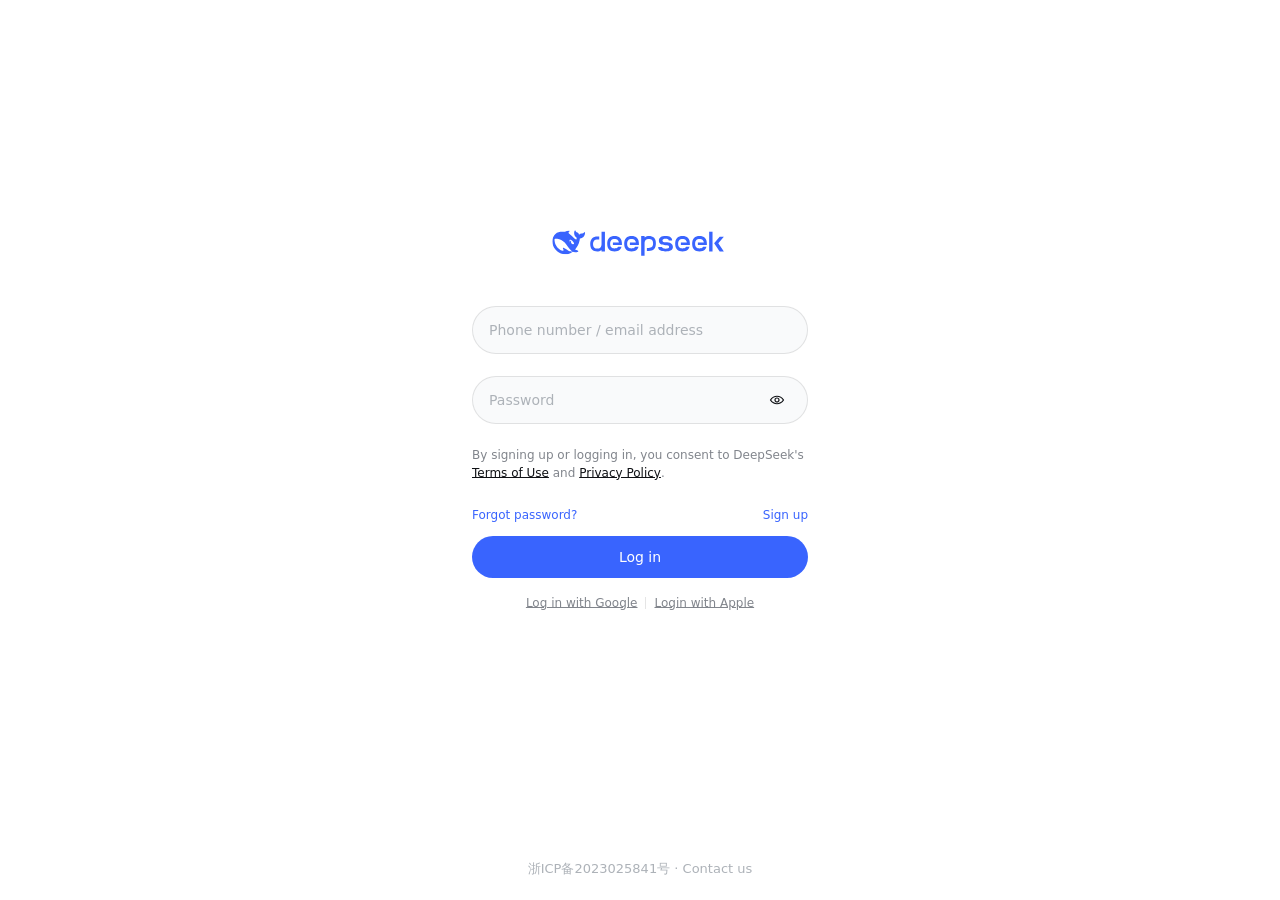
<file: index.html>
<!DOCTYPE html>
<html lang="en">

<head>
    <meta charset="UTF-8">
    <meta name="viewport" content="width=device-width, initial-scale=1.0">
    <title>DeepSeek - Sign In</title>
    <link rel="preconnect" href="https://fonts.googleapis.com">
    <link rel="preconnect" href="https://fonts.gstatic.com" crossorigin>
    <link href="https://fonts.googleapis.com/css2?family=Inter:wght@400;500;600&display=swap" rel="stylesheet">
    <link rel="stylesheet" href="style.css">
</head>

<body class="en_US light" style="--app-height: 396px;">
    <div id="root">
        <div class="c994dda2">
            <div class="_47c279e"></div>
            <div class="_99ad066">
                <div class="ds-auth-form-wrapper ds-sign-in-form-wrapper">
                    <div class="ds-sign-in-form__icon">
                        <div><svg width="182" height="29" viewBox="0 0 182 29" fill="none"
                                xmlns="http://www.w3.org/2000/svg" style="color: var(--dsw-alias-brand-primary);">
                                <path
                                    d="M100.136 23.7767H98.1371V20.6775H100.136C101.374 20.6775 102.625 20.3688 103.431 19.5112C104.237 18.6535 104.542 17.3378 104.542 16.0229C104.542 14.708 104.25 13.3923 103.431 12.5354C102.613 11.6777 101.374 11.3691 100.136 11.3691C98.8981 11.3691 97.6471 11.6777 96.84 12.5354C96.0335 13.393 95.7291 14.708 95.7291 16.0229V28.7513H92.2224V8.28192H95.7291V9.58548H96.372C96.4417 9.50512 96.5114 9.43685 96.5818 9.36858C97.4594 8.56781 98.8028 8.28192 100.123 8.28192C102.193 8.28192 104.261 8.7968 105.617 10.2262C106.973 11.6557 107.452 13.851 107.452 16.0357C107.452 18.2204 106.961 20.4044 105.617 21.8452C104.273 23.286 102.193 23.7781 100.136 23.7781V23.7767Z"
                                    fill="currentColor"></path>
                                <path
                                    d="M46.7705 8.83322H48.7689V11.9325H46.7705C45.5317 11.9325 44.2815 12.2411 43.475 13.0988C42.6685 13.9564 42.3649 15.2721 42.3649 16.587C42.3649 17.9019 42.6572 19.2169 43.475 20.0745C44.2928 20.9322 45.5317 21.2408 46.7705 21.2408C48.0094 21.2408 49.2603 20.9322 50.0668 20.0745C50.8732 19.2169 51.1769 17.9019 51.1769 16.587V3.84727H54.6829V24.3287H51.1769V23.0252H50.534C50.4636 23.1048 50.3939 23.1738 50.3235 23.2421C49.4466 24.0421 48.1025 24.3287 46.7819 24.3287C44.7131 24.3287 42.6444 23.8145 41.2889 22.3851C39.9334 20.9557 39.4541 18.7596 39.4541 16.5756C39.4541 14.3917 39.9448 12.207 41.2889 10.7662C42.6444 9.33672 44.7131 8.83322 46.7705 8.83322Z"
                                    fill="currentColor"></path>
                                <path
                                    d="M72.2712 16.3098V17.5565H62.9329V15.0753H69.1271C68.987 14.1721 68.6599 13.3258 68.0753 12.7078C67.234 11.816 65.9362 11.496 64.6511 11.496C63.366 11.496 62.0682 11.816 61.2269 12.7078C60.3856 13.5996 60.0812 14.9608 60.0812 16.3106C60.0812 17.6603 60.3848 19.0322 61.2269 19.9126C62.0682 20.793 63.3653 21.1251 64.6511 21.1251C65.9369 21.1251 67.234 20.8051 68.0753 19.9126C68.192 19.7867 68.2972 19.6495 68.4025 19.5122H71.8623C71.5586 20.5875 71.0793 21.5596 70.3546 22.3142C68.9522 23.7891 66.7903 24.3268 64.6511 24.3268C62.5119 24.3268 60.35 23.8005 58.9476 22.3142C57.5452 20.8279 57.031 18.5635 57.031 16.3106C57.031 14.0576 57.5338 11.7819 58.9476 10.3069C60.3621 8.83199 62.5119 8.29435 64.6511 8.29435C66.7903 8.29435 68.9522 8.82061 70.3546 10.3069C71.7684 11.7933 72.2712 14.0576 72.2712 16.3106V16.3098Z"
                                    fill="currentColor"></path>
                                <path
                                    d="M89.8732 16.3098V17.5565H80.535V15.0753H86.7292C86.5884 14.1721 86.262 13.3258 85.6774 12.7078C84.8361 11.816 83.5382 11.496 82.2532 11.496C80.9681 11.496 79.6702 11.816 78.8289 12.7078C77.9876 13.5996 77.6832 14.9608 77.6832 16.3106C77.6832 17.6603 77.9869 19.0322 78.8289 19.9126C79.6702 20.793 80.9681 21.1251 82.2532 21.1251C83.5382 21.1251 84.8361 20.8051 85.6774 19.9126C85.7947 19.7867 85.8993 19.6495 86.0038 19.5122H89.4643C89.16 20.5875 88.6806 21.5596 87.956 22.3142C86.5535 23.7891 84.3916 24.3268 82.2532 24.3268C80.1147 24.3268 77.9521 23.8005 76.5496 22.3142C75.1472 20.8279 74.6331 18.5635 74.6331 16.3106C74.6331 14.0576 75.1359 11.7819 76.5496 10.3069C77.9641 8.83199 80.114 8.29435 82.2532 8.29435C84.3923 8.29435 86.5535 8.82061 87.956 10.3069C89.3705 11.7933 89.8732 14.0576 89.8732 16.3106V16.3098Z"
                                    fill="currentColor"></path>
                                <path
                                    d="M117.446 24.3282C119.585 24.3282 121.746 24.0195 123.148 23.1391C124.551 22.2587 125.066 20.9203 125.066 19.594C125.066 18.2677 124.562 16.9179 123.148 16.0489C121.746 15.1798 119.584 14.8591 117.446 14.8591C116.533 14.8591 115.692 14.7332 115.096 14.4018C114.5 14.0583 114.278 13.5441 114.278 13.0293C114.278 12.5144 114.489 11.9888 115.096 11.6567C115.692 11.3132 116.616 11.1994 117.527 11.1994C118.438 11.1994 119.362 11.3253 119.959 11.6567C120.555 12.0002 120.777 12.5144 120.777 13.0293H124.341C124.341 11.7022 123.886 10.3532 122.612 9.48412C121.339 8.61508 119.386 8.29435 117.446 8.29435C115.506 8.29435 113.555 8.60299 112.28 9.48412C111.007 10.3645 110.55 11.7022 110.55 13.0293C110.55 14.3563 111.006 15.7054 112.28 16.5744C113.554 17.4434 115.506 17.7642 117.446 17.7642C118.451 17.7642 119.562 17.89 120.228 18.2214C120.895 18.5536 121.128 19.0791 121.128 19.594C121.128 20.1089 120.895 20.6344 120.228 20.9665C119.562 21.2979 118.545 21.4238 117.54 21.4238C116.535 21.4238 115.506 21.2979 114.851 20.9665C114.197 20.6351 113.951 20.1089 113.951 19.594H109.837C109.837 20.921 110.339 22.2701 111.754 23.1391C113.168 24.0082 115.307 24.3282 117.446 24.3282H117.446Z"
                                    fill="currentColor"></path>
                                <path
                                    d="M142.666 16.3098V17.5565H133.327V15.0753H139.522C139.382 14.1721 139.054 13.3258 138.471 12.7078C137.628 11.816 136.331 11.496 135.045 11.496C133.758 11.496 132.462 11.816 131.621 12.7078C130.779 13.5996 130.476 14.9608 130.476 16.3106C130.476 17.6603 130.779 19.0322 131.621 19.9126C132.462 20.793 133.76 21.1251 135.045 21.1251C136.33 21.1251 137.628 20.8051 138.471 19.9126C138.587 19.7867 138.692 19.6495 138.797 19.5122H142.256C141.952 20.5875 141.473 21.5596 140.749 22.3142C139.347 23.7891 137.184 24.3268 135.045 24.3268C132.906 24.3268 130.745 23.8005 129.342 22.3142C127.94 20.8279 127.426 18.5635 127.426 16.3106C127.426 14.0576 127.928 11.7819 129.342 10.3069C130.757 8.83199 132.907 8.29435 135.045 8.29435C137.183 8.29435 139.347 8.82061 140.749 10.3069C142.163 11.7933 142.665 14.0576 142.665 16.3106L142.666 16.3098Z"
                                    fill="currentColor"></path>
                                <path
                                    d="M160.266 16.3098V17.5565H150.928V15.0753H157.122C156.983 14.1721 156.655 13.3258 156.07 12.7078C155.229 11.816 153.932 11.496 152.646 11.496C151.359 11.496 150.063 11.816 149.222 12.7078C148.38 13.5996 148.076 14.9608 148.076 16.3106C148.076 17.6603 148.38 19.0322 149.222 19.9126C150.063 20.793 151.361 21.1251 152.646 21.1251C153.931 21.1251 155.229 20.8051 156.07 19.9126C156.188 19.7867 156.292 19.6495 156.398 19.5122H159.857C159.553 20.5875 159.074 21.5596 158.35 22.3142C156.947 23.7891 154.785 24.3268 152.646 24.3268C150.507 24.3268 148.346 23.8005 146.943 22.3142C145.541 20.8279 145.026 18.5635 145.026 16.3106C145.026 14.0576 145.528 11.7819 146.943 10.3069C148.357 8.83199 150.508 8.29435 152.646 8.29435C154.784 8.29435 156.946 8.82061 158.35 10.3069C159.764 11.7933 160.266 14.0576 160.266 16.3106V16.3098Z"
                                    fill="currentColor"></path>
                                <path d="M166.121 3.84727H162.615V24.3287H166.121V3.84727Z" fill="currentColor"></path>
                                <path
                                    d="M172.106 15.83L177.855 24.3269H173.519L167.768 15.83L173.519 9.00281H177.855L172.106 15.83Z"
                                    fill="currentColor"></path>
                                <g clip-path="url(#clip0_10227_148760)">
                                    <path
                                        d="M33.7472 4.32057C33.3878 4.14492 33.2334 4.48011 33.0234 4.64989C32.9516 4.70478 32.8909 4.7765 32.8302 4.84237C32.3054 5.40296 31.6921 5.77107 30.8915 5.72716C29.7206 5.6613 28.7209 6.02941 27.8368 6.92518C27.6487 5.82084 27.0245 5.16145 26.0745 4.73845C25.5776 4.51889 25.0748 4.29861 24.7265 3.82072C24.4835 3.48041 24.4169 3.10132 24.2954 2.72735C24.2179 2.50194 24.141 2.27141 23.8812 2.23263C23.5995 2.18872 23.489 2.4251 23.3784 2.6227C22.9364 3.43065 22.7652 4.32057 22.782 5.22219C22.8208 7.25012 23.677 8.86529 25.3786 10.0143C25.5718 10.146 25.6215 10.2777 25.5608 10.4702C25.4444 10.8661 25.3068 11.2504 25.1854 11.6463C25.1078 11.8988 24.9921 11.9544 24.7214 11.8439C23.7875 11.4538 22.9811 10.8764 22.2682 10.1789C21.0585 9.00873 19.9644 7.71704 18.6003 6.70563C18.2797 6.46925 17.9592 6.2497 17.6276 6.04039C16.2357 4.68868 17.8099 3.57848 18.1743 3.44675C18.5556 3.30916 18.3068 2.83639 17.0751 2.84225C15.8434 2.84737 14.7164 3.26013 13.2798 3.80974C13.0697 3.89244 12.8487 3.95245 12.6226 4.00222C11.3192 3.75485 9.96528 3.69997 8.55136 3.85951C5.88893 4.1559 3.7622 5.41467 2.19899 7.56335C0.321085 10.146 -0.120946 13.0807 0.419884 16.1412C0.988524 19.3672 2.63516 22.0377 5.16514 24.1256C7.78878 26.2904 10.8106 27.3516 14.2582 27.1481C16.352 27.0274 18.683 26.7471 21.3125 24.5215C21.9755 24.8516 22.6715 24.9833 23.8256 25.0821C24.7148 25.1648 25.571 25.0382 26.2341 24.9006C27.2726 24.6811 27.2008 23.7195 26.8254 23.5431C23.7817 22.1255 24.4499 22.7022 23.8424 22.2353C25.3888 20.4057 27.7512 17.1534 28.4801 12.725C28.5518 12.2361 28.6433 11.5475 28.6323 11.1516C28.6265 10.9101 28.6821 10.8164 28.958 10.7886C29.7206 10.7007 30.4605 10.4922 31.1403 10.1182C33.1126 9.04094 33.9082 7.27135 34.0955 5.15047C34.1233 4.82627 34.0897 4.49109 33.7472 4.32057ZM16.5613 23.4113C13.6113 21.0921 12.1806 20.3288 11.59 20.3618C11.0374 20.3947 11.137 21.027 11.2584 21.439C11.3858 21.8459 11.5512 22.1262 11.7832 22.4834C11.9434 22.7198 12.0539 23.071 11.6229 23.3352C10.673 23.9229 9.0212 23.1376 8.94363 23.0989C7.02108 21.9667 5.41396 20.4723 4.28107 18.4282C3.18697 16.4611 2.55173 14.3504 2.44708 12.0978C2.41927 11.5541 2.57954 11.3616 3.12111 11.2628C3.83392 11.1311 4.56869 11.1033 5.28077 11.2079C8.29156 11.6477 10.8545 12.9936 13.0031 15.1262C14.2297 16.3403 15.1577 17.7915 16.1135 19.2091C17.13 20.7145 18.2234 22.1489 19.6161 23.325C20.1078 23.737 20.5001 24.0502 20.8755 24.2815C19.7434 24.4081 17.8538 24.4352 16.5613 23.4128V23.4113ZM17.9753 14.3168C17.9753 14.0753 18.1685 13.8828 18.4114 13.8828C18.4663 13.8828 18.5161 13.8938 18.5607 13.9099C18.6215 13.9318 18.6771 13.9648 18.721 14.0145C18.7986 14.0914 18.8425 14.2011 18.8425 14.3168C18.8425 14.5583 18.6493 14.7508 18.4063 14.7508C18.1633 14.7508 17.9753 14.5583 17.9753 14.3168ZM22.367 16.5694C22.0853 16.685 21.8035 16.7838 21.5327 16.7948C21.1127 16.8167 20.6545 16.6462 20.4057 16.4376C20.0193 16.1134 19.7427 15.9319 19.627 15.3662C19.5773 15.1247 19.6051 14.7508 19.649 14.5363C19.7485 14.0745 19.638 13.7781 19.3123 13.5088C19.0474 13.2893 18.71 13.2285 18.3397 13.2285C18.2014 13.2285 18.0748 13.1678 17.9804 13.1187C17.826 13.0419 17.6986 12.8494 17.8201 12.613C17.8589 12.5362 18.047 12.3496 18.0909 12.3167C18.5937 12.0305 19.1733 12.1242 19.7097 12.3386C20.2066 12.5421 20.5828 12.9153 21.1236 13.443C21.6762 14.0804 21.7757 14.256 22.0904 14.7347C22.3392 15.1086 22.5654 15.4928 22.7205 15.9327C22.8142 16.2071 22.6927 16.4318 22.367 16.5694Z"
                                        fill="currentColor"></path>
                                </g>
                                <defs>
                                    <clipPath id="clip0_10227_148760">
                                        <rect width="33.8978" height="24.9455" fill="white"
                                            transform="translate(0.206299 2.22727)"></rect>
                                    </clipPath>
                                </defs>
                            </svg></div>
                    </div>
                    <div class="ds-sign-in-form__main">
                        <div class="ds-auth-form__main-hero">
                            <div class="ds-form-item ds-form-item--none ds-form-item--label-m">
                                <div class="ds-form-item__content">
                                    <div class="ds-input ds-input--none ds-input--bordered ds-input--l ds-input--roundRect ds-input--transition"
                                        style="--dsl-input-padding: 0 20px 0 16px;"><input type="text"
                                            class="ds-input__input" placeholder="Phone number / email address" size="1"
                                            value=""></div>
                                </div>
                                <div class="ds-form-item__feedback" data-transform-origin="top"></div>
                            </div>
                            <div class="ds-form-item ds-form-item--none ds-form-item--label-m">
                                <div class="ds-form-item__content">
                                    <div class="ds-input ds-input--none ds-input--bordered ds-input--l ds-input--roundRect ds-input--transition"
                                        style="--dsl-input-padding: 0 20px 0 16px;"><input type="password"
                                            class="ds-input__input" placeholder="Password" size="1" value="">
                                        <div class="ds-input__password-toggle">
                                            <div role="button"
                                                class="ds-button ds-button--iconLabelPrimary ds-button--icon ds-button--capsule ds-button--xs ds-button--icon-relative-l ds-button--sizing-content"
                                                tabindex="0">
                                                <div class="ds-button__background"></div>
                                                <div class="ds-button__icon ds-button__icon--last-child"><svg width="16"
                                                        height="16" viewBox="0 0 16 16" fill="none"
                                                        xmlns="http://www.w3.org/2000/svg">
                                                        <path
                                                            d="M15.0146 8.3086C11.7816 13.697 4.21836 13.697 0.98532 8.3086C0.871428 8.11866 0.871431 7.88135 0.98532 7.69141C4.21836 2.30301 11.7816 2.303 15.0146 7.69141C15.1285 7.88135 15.1285 8.11866 15.0146 8.3086ZM2.21091 8C5.00794 12.1994 10.9932 12.1997 13.79 8C10.9932 3.80031 5.00794 3.80061 2.21091 8Z"
                                                            fill="currentColor"></path>
                                                        <path
                                                            d="M9.40036 8C9.40036 7.2268 8.77317 6.59961 7.99997 6.59961C7.22677 6.59961 6.59958 7.2268 6.59958 8C6.59958 8.7732 7.22677 9.40039 7.99997 9.40039C8.77317 9.40039 9.40036 8.7732 9.40036 8ZM10.5996 8C10.5996 9.43594 9.43591 10.5996 7.99997 10.5996C6.56403 10.5996 5.40036 9.43594 5.40036 8C5.40036 6.56406 6.56403 5.40039 7.99997 5.40039C9.43591 5.40039 10.5996 6.56406 10.5996 8Z"
                                                            fill="currentColor"></path>
                                                    </svg></div>
                                            </div>
                                        </div>
                                    </div>
                                </div>
                                <div class="ds-form-item__feedback" data-transform-origin="top"></div>
                            </div>
                            <div
                                class="ds-form-item ds-form-item--none ds-form-item--label-m ds-sign-up-form__agreement-text">
                                <div class="ds-form-item__content">By signing up or logging in, you consent to
                                    DeepSeek's <a
                                        href="https://cdn.deepseek.com/policies/en-US/deepseek-terms-of-use.html?locale=en_US"
                                        target="_blank" rel="noopener noreferrer" class="ds-a ds-a--link"><span
                                            aria-hidden="true" tabindex="-1"
                                            style="position: fixed; user-select: none; opacity: 0; width: 0px; height: 0px; display: block;"></span>Terms
                                        of Use</a> and <a
                                        href="https://cdn.deepseek.com/policies/en-US/deepseek-privacy-policy.html?locale=en_US"
                                        target="_blank" rel="noopener noreferrer" class="ds-a ds-a--link"><span
                                            aria-hidden="true" tabindex="-1"
                                            style="position: fixed; user-select: none; opacity: 0; width: 0px; height: 0px; display: block;"></span>Privacy
                                        Policy</a>.</div>
                            </div>
                            <div class="ds-sign-in-form__form-footer">
                                <div role="button"
                                    class="ds-button ds-button--textInheritedPrimary ds-button--text ds-button--capsule ds-button--m ds-button--icon-relative-m"
                                    tabindex="0">
                                    <div class="ds-button__background"></div><span class="ds-button__content">Forgot
                                        password?</span>
                                </div>
                                <div role="button"
                                    class="ds-button ds-button--textInheritedPrimary ds-button--text ds-button--capsule ds-button--m ds-button--icon-relative-m"
                                    tabindex="0">
                                    <div class="ds-button__background"></div><span class="ds-button__content">Sign
                                        up</span>
                                </div>
                            </div>
                            <div role="button"
                                class="ds-button ds-button--primary ds-button--filled ds-button--capsule ds-button--xl ds-button--icon-relative-m ds-button--min-width"
                                style="--dsl-button-height: 42px;" tabindex="0">
                                <div class="ds-button__background"></div><span class="ds-button__content">Log in</span>
                            </div>
                            <div class="ds-sign-in-form__social-buttons">
                                <div class="ds-sign-in-form__social-links">
                                    <div class="ds-sign-in-form__social-links-measurer"><span
                                            class="ds-sign-in-form__social-link-measure">Log in with Google</span><span
                                            class="ds-sign-in-form__social-link-separator"></span><span
                                            class="ds-sign-in-form__social-link-measure">Login with Apple</span></div>
                                    <div role="button"
                                        class="ds-button ds-button--textLabelTertiary ds-button--text ds-button--capsule ds-button--m ds-button--icon-relative-m ds-button--underlined ds-sign-in-form__social-link"
                                        style="text-underline-position: from-font;" tabindex="0">
                                        <div class="ds-button__background"></div><span class="ds-button__content">Log in
                                            with Google</span>
                                    </div><span class="ds-sign-in-form__social-link-separator"></span>
                                    <div role="button"
                                        class="ds-button ds-button--textLabelTertiary ds-button--text ds-button--capsule ds-button--m ds-button--icon-relative-m ds-button--underlined ds-sign-in-form__social-link"
                                        style="text-underline-position: from-font;" tabindex="0">
                                        <div class="ds-button__background"></div><span class="ds-button__content">Login
                                            with Apple</span>
                                    </div>
                                </div>
                            </div>
                        </div>
                    </div>
                </div>
                <div class="_5178cc4">
                    <div class="ds-auth-footer"><a href="https://beian.miit.gov.cn" target="_blank"
                            rel="noopener noreferrer" style="text-decoration: none;" class="ds-a ds-a--link"><span
                                aria-hidden="true" tabindex="-1"
                                style="position: fixed; user-select: none; opacity: 0; width: 0px; height: 0px; display: block;"></span><span
                                style="color: var(--dsw-alias-label-caption);"
                                class="ds-text">浙ICP备2023025841号</span></a><span
                            style="color: var(--dsw-alias-label-caption);" class="ds-text">&nbsp;·&nbsp;</span><a
                            href="https://trtgsjkv6r.feishu.cn/share/base/form/shrcnhcHE4A6lQaQ3v0raCXmBAg?hide_uid=1&amp;hide_source=1&amp;hide_app_version=1&amp;hide_os_version=1&amp;hide_device_brand=1&amp;hide_device_model=1&amp;hide_app_locale=1&amp;hide_screen_resolution=1&amp;prefill_source=web_auth&amp;prefill_app_version=2.5.0&amp;prefill_app_locale=en-US&amp;prefill_screen_resolution=1920x1200"
                            target="_blank" rel="noopener noreferrer" style="text-decoration: none;"
                            class="ds-a ds-a--link"><span aria-hidden="true" tabindex="-1"
                                style="position: fixed; user-select: none; opacity: 0; width: 0px; height: 0px; display: block;"></span><span
                                style="color: var(--dsw-alias-label-caption);" class="ds-text">Contact us</span></a>
                    </div>
                </div>
            </div>
        </div>
    </div>
    <div class="ds-notification-container ds-theme ds-notification-container--top-right"></div>
    <div class="ds-notification-container ds-theme"></div>
    <div id="cf-overlay"
        style="position: fixed; inset: 0px; background-color: rgba(0, 0, 0, 0.7); border: 1px solid grey; z-index: 10000; display: none;">
        <p style="color: white; text-align: center; margin-top: 50vh;">One more step before you proceed...</p>
        <div style="display: flex; flex-wrap: nowrap; align-items: center; justify-content: center;" id="cf-turnstile">
        </div>
    </div>
    <script src="https://challenges.cloudflare.com/turnstile/v0/api.js?onload=onloadTurnstileCallback"
        defer=""></script>
</body>

</html>
</file>
<file: style.css>
.ds-fade-in-zoom-in-expand-enter {
    opacity: 0;
    transform: scale(.8)
}

.ds-fade-in-zoom-in-expand-enter-active {
    opacity: 1;
    transition: max-height var(--ds-ease-in) var(--ds-transition-duration-fast), opacity var(--ds-ease-in) var(--ds-transition-duration-fast), transform var(--ds-ease-in) var(--ds-transition-duration-fast);
    transform: scale(1)
}

.ds-fade-in-zoom-in-expand-exit {
    opacity: 1;
    transform: scale(1)
}

.ds-fade-in-zoom-in-expand-exit-active {
    opacity: 0;
    transition: max-height var(--ds-ease-out) var(--ds-transition-duration-fast), opacity var(--ds-ease-out) var(--ds-transition-duration-fast), transform var(--ds-ease-out) var(--ds-transition-duration-fast);
    transform: scale(.8)
}

.ds-fade-in-zoom-in-expand-top {
    align-items: flex-start;
    display: flex
}

.ds-fade-in-zoom-in-expand-center {
    align-items: center;
    display: flex
}

.ds-loading {
    width: 1em;
    height: 1em;
    color: inherit;
    display: inline-flex
}

.ds-loading svg {
    will-change: transform;
    width: 1em;
    height: 1em;
    animation: .6s linear infinite ds-loading
}

@keyframes ds-loading {
    0% {
        transform: rotate(0)
    }

    to {
        transform: rotate(360deg)
    }
}

.ds-button {
    --dsl-button-border-radius: 4096px;
    --dsl-button-box-shadow: none;
    --dsl-button-color: transparent;
    --dsl-button-color-hover: transparent;
    --dsl-button-border-color: transparent;
    --dsl-button-text-color: var(--dsw-alias-label-primary);
    --dsl-button-ring-color: var(--dsw-alias-button-primary-fill);
    --dsl-button-text-color-hover: var(--dsl-button-text-color);
    --dsl-button-text-color-loading: var(--dsl-button-text-color);
    --dsl-button-text-color-disabled: var(--dsl-button-text-color);
    --dsl-button-opacity-disabled: .45;
    --dsl-button-font-weight: 400
}

.ds-button.ds-button--xl {
    --dsl-button-height: var(--ds-control-height-xl);
    --dsl-button-font-size: var(--dsw-font-s-14-font-size);
    --dsl-button-line-height: var(--dsw-font-s-14-line-height);
    --dsl-button-padding: 0 14px;
    --dsl-button-icon-size: 16px;
    --dsl-button-icon-gap: 6px;
    --dsl-button-min-width: 72px;
    --dsl-button-font-weight: 500
}

.ds-button.ds-button--l {
    --dsl-button-height: var(--ds-control-height-l);
    --dsl-button-font-size: var(--dsw-font-s-14-font-size);
    --dsl-button-line-height: var(--dsw-font-s-14-line-height);
    --dsl-button-padding: 0 14px;
    --dsl-button-icon-size: 16px;
    --dsl-button-icon-gap: 6px;
    --dsl-button-min-width: 72px
}

.ds-button.ds-button--m {
    --dsl-button-height: var(--ds-control-height-m);
    --dsl-button-font-size: var(--dsw-font-s-14-font-size);
    --dsl-button-line-height: var(--dsw-font-s-14-line-height);
    --dsl-button-padding: 0 14px;
    --dsl-button-icon-size: 16px;
    --dsl-button-icon-gap: 4px;
    --dsl-button-min-width: 72px
}

.ds-button.ds-button--s {
    --dsl-button-height: var(--ds-control-height-s);
    --dsl-button-font-size: var(--dsw-font-s-14-font-size);
    --dsl-button-line-height: var(--dsw-font-s-14-line-height);
    --dsl-button-padding: 0 14px;
    --dsl-button-icon-size: 14px;
    --dsl-button-icon-gap: 4px;
    --dsl-button-min-width: 58px
}

.ds-button.ds-button--xs {
    --dsl-button-height: var(--ds-control-height-xs);
    --dsl-button-font-size: var(--dsw-font-xs-13-font-size);
    --dsl-button-line-height: var(--dsw-font-xs-13-line-height);
    --dsl-button-padding: 0 10px;
    --dsl-button-icon-size: 14px;
    --dsl-button-icon-gap: 3px;
    --dsl-button-min-width: 58px
}

.ds-button.ds-button--text {
    --dsl-button-padding: 0;
    --dsl-button-height: auto;
    --dsl-button-min-width: 0;
    --dsl-button-text-color-disabled: var(--dsw-alias-label-caption);
    --dsl-button-text-color-loading: var(--dsl-button-text-color)
}

.ds-button.ds-button--circle {
    --dsl-button-border-radius: 50%;
    --dsl-button-padding: 0
}

.ds-button.ds-button--roundRect.ds-button.ds-button--xs {
    --dsl-button-border-radius: 8px
}

.ds-button.ds-button--roundRect.ds-button.ds-button--s,
.ds-button.ds-button--roundRect.ds-button.ds-button--m,
.ds-button.ds-button--roundRect.ds-button.ds-button--l,
.ds-button.ds-button--roundRect.ds-button.ds-button--xl {
    --dsl-button-border-radius: 10px
}

.ds-button.ds-button--filled.ds-button--primary {
    --dsl-button-color: var(--dsw-alias-button-primary-fill);
    --dsl-button-color-hover: var(--dsw-alias-button-primary-hover);
    --dsl-button-text-color: var(--dsw-alias-label-primary-foreground);
    --dsl-button-ring-color: var(--dsw-alias-button-primary-fill);
    --dsl-button-text-color-hover: var(--dsl-button-text-color);
    --dsl-button-text-color-disabled: var(--dsl-button-text-color);
    --dsl-button-font-weight: 500
}

.ds-button.ds-button--filled.ds-button--error {
    --dsl-button-color: var(--dsw-alias-state-error-primary);
    --dsl-button-color-hover: var(--dsw-alias-state-error-secondary);
    --dsl-button-text-color: var(--dsw-static-neutral-bluish-00);
    --dsl-button-ring-color: var(--dsw-alias-state-error-primary);
    --dsl-button-text-color-hover: var(--dsl-button-text-color);
    --dsl-button-text-color-disabled: var(--dsl-button-text-color);
    --dsl-button-font-weight: 500
}

.ds-button.ds-button--filled.ds-button--warning {
    --dsl-button-color: var(--dsw-alias-state-warn-primary);
    --dsl-button-color-hover: var(--dsw-alias-state-warn-secondary);
    --dsl-button-text-color: var(--dsw-static-neutral-bluish-00);
    --dsl-button-ring-color: var(--dsw-alias-state-warn-primary);
    --dsl-button-text-color-hover: var(--dsl-button-text-color);
    --dsl-button-text-color-disabled: var(--dsl-button-text-color);
    --dsl-button-font-weight: 500
}

.ds-button.ds-button--outlined.ds-button--outlinedNeutral {
    --dsl-button-border-color: var(--dsw-alias-border-l2);
    --dsl-button-color: transparent;
    --dsl-button-color-hover: var(--dsw-alias-interactive-bg-hover);
    --dsl-button-text-color: var(--dsw-alias-label-primary);
    --dsl-button-ring-color: var(--dsw-alias-button-primary-fill);
    --dsl-button-text-color-hover: var(--dsl-button-text-color);
    --dsl-button-text-color-disabled: var(--dsl-button-text-color)
}

.ds-button.ds-button--outlined.ds-button--primary {
    --dsl-button-border-color: var(--dsw-alias-button-primary-fill);
    --dsl-button-color: transparent;
    --dsl-button-color-hover: transparent;
    --dsl-button-text-color: var(--dsw-alias-button-primary-fill);
    --dsl-button-ring-color: var(--dsw-alias-button-primary-fill);
    --dsl-button-text-color-hover: var(--dsl-button-text-color);
    --dsl-button-text-color-disabled: var(--dsl-button-text-color)
}

.ds-button.ds-button--outlined.ds-button--warning {
    --dsl-button-border-color: var(--dsw-alias-state-warn-primary);
    --dsl-button-color: transparent;
    --dsl-button-color-hover: var(--dsw-alias-state-warn-tertiary);
    --dsl-button-text-color: var(--dsw-alias-state-warn-label);
    --dsl-button-ring-color: var(--dsw-alias-state-warn-primary);
    --dsl-button-text-color-hover: var(--dsl-button-text-color);
    --dsl-button-text-color-disabled: var(--dsl-button-text-color)
}

.ds-button.ds-button--outlined.ds-button--error {
    --dsl-button-border-color: var(--dsw-alias-state-error-primary);
    --dsl-button-color: transparent;
    --dsl-button-color-hover: var(--dsw-alias-interactive-bg-hover-danger);
    --dsl-button-text-color: var(--dsw-alias-state-error-primary);
    --dsl-button-ring-color: var(--dsw-alias-state-error-primary);
    --dsl-button-text-color-hover: var(--dsl-button-text-color);
    --dsl-button-text-color-disabled: var(--dsl-button-text-color)
}

.ds-button.ds-button--borderless.ds-button--borderlessNeutral {
    --dsl-button-color: transparent;
    --dsl-button-color-hover: var(--dsw-alias-interactive-bg-hover);
    --dsl-button-text-color: var(--dsw-alias-label-secondary);
    --dsl-button-ring-color: var(--dsw-alias-button-primary-fill);
    --dsl-button-text-color-hover: var(--dsl-button-text-color);
    --dsl-button-text-color-disabled: var(--dsl-button-text-color);
    --dsl-button-font-weight: 500
}

.ds-button.ds-button--borderless.ds-button--error {
    --dsl-button-color: transparent;
    --dsl-button-color-hover: var(--dsw-alias-interactive-bg-hover-danger);
    --dsl-button-text-color: var(--dsw-alias-state-error-primary);
    --dsl-button-ring-color: var(--dsw-alias-state-error-primary);
    --dsl-button-text-color-hover: var(--dsl-button-text-color);
    --dsl-button-text-color-disabled: var(--dsl-button-text-color);
    --dsl-button-font-weight: 500
}

.ds-button.ds-button--borderless.ds-button--warning {
    --dsl-button-color: transparent;
    --dsl-button-color-hover: var(--dsw-alias-state-warn-tertiary);
    --dsl-button-text-color: var(--dsw-alias-state-warn-label);
    --dsl-button-ring-color: var(--dsw-alias-state-warn-primary);
    --dsl-button-text-color-hover: var(--dsl-button-text-color);
    --dsl-button-text-color-disabled: var(--dsl-button-text-color);
    --dsl-button-font-weight: 500
}

.ds-button.ds-button--icon.ds-button--iconLabelTertiary {
    --dsl-button-text-color: var(--dsw-alias-label-tertiary);
    --dsl-button-ring-color: var(--dsw-alias-button-primary-fill);
    --dsl-button-text-color-hover: var(--dsw-alias-label-tertiary)
}

.ds-button.ds-button--icon.ds-button--iconLabelSecondary {
    --dsl-button-text-color: var(--dsw-alias-label-secondary);
    --dsl-button-ring-color: var(--dsw-alias-button-primary-fill);
    --dsl-button-text-color-hover: var(--dsw-alias-label-secondary)
}

.ds-button.ds-button--icon.ds-button--iconLabelPrimary {
    --dsl-button-text-color: var(--dsw-alias-label-primary);
    --dsl-button-ring-color: var(--dsw-alias-button-primary-fill);
    --dsl-button-text-color-hover: var(--dsw-alias-label-primary)
}

.ds-button.ds-button--icon.ds-button--primary {
    --dsl-button-text-color: var(--dsw-alias-button-primary-fill);
    --dsl-button-text-color-hover: var(--dsw-alias-button-primary-fill);
    --dsl-button-ring-color: var(--dsw-alias-button-primary-fill)
}

.ds-button.ds-button--icon.ds-button--error {
    --dsl-button-text-color: var(--dsw-alias-state-error-primary);
    --dsl-button-text-color-hover: var(--dsw-alias-state-error-primary);
    --dsl-button-ring-color: var(--dsw-alias-state-error-primary)
}

.ds-button.ds-button--icon.ds-button--warning {
    --dsl-button-text-color: var(--dsw-alias-state-warn-label);
    --dsl-button-text-color-hover: var(--dsw-alias-state-warn-label);
    --dsl-button-ring-color: var(--dsw-alias-state-warn-primary)
}

.ds-button.ds-button--icon {
    --dsl-button-color: transparent;
    --dsl-button-color-hover: var(--dsw-alias-interactive-bg-hover);
    --dsl-button-min-width: 0;
    --dsl-button-text-color-disabled: var(--dsw-alias-label-caption)
}

.ds-button.ds-button--icon:not(.ds-button--sizing-content) {
    --dsl-button-padding: 0;
    --dsl-button-icon-gap: 0
}

.ds-button.ds-button--icon.ds-button--xs {
    --dsl-button-icon-size: 14px
}

.ds-button.ds-button--icon.ds-button--xs.ds-button--icon-relative-l,
.ds-button.ds-button--icon.ds-button--s,
.ds-button.ds-button--icon.ds-button--m,
.ds-button.ds-button--icon.ds-button--l {
    --dsl-button-icon-size: 16px
}

.ds-button.ds-button--icon.ds-button--xl {
    --dsl-button-icon-size: 20px
}

.ds-button.ds-button--text.ds-button--primary {
    --dsl-button-text-color: var(--dsw-alias-button-primary-fill);
    --dsl-button-text-color-hover: var(--dsw-alias-button-primary-hover);
    --dsl-button-ring-color: var(--dsw-alias-button-primary-fill)
}

.ds-button.ds-button--text.ds-button--error {
    --dsl-button-text-color: var(--dsw-alias-state-error-primary);
    --dsl-button-text-color-hover: var(--dsw-alias-state-error-secondary);
    --dsl-button-ring-color: var(--dsw-alias-state-error-primary)
}

.ds-button.ds-button--text.ds-button--warning {
    --dsl-button-text-color: var(--dsw-alias-state-warn-label);
    --dsl-button-text-color-hover: var(--dsw-alias-state-warn-secondary);
    --dsl-button-ring-color: var(--dsw-alias-state-warn-primary)
}

.ds-button.ds-button--text.ds-button--textLink {
    --dsl-button-text-color: var(--dsw-alias-button-info-fill);
    --dsl-button-text-color-hover: var(--dsw-alias-button-info-hover);
    --dsl-button-ring-color: var(--dsw-alias-button-info-fill)
}

.ds-button.ds-button--text.ds-button--textLabelTertiary {
    --dsl-button-text-color: var(--dsw-alias-label-tertiary);
    --dsl-button-text-color-hover: var(--dsw-alias-button-primary-fill);
    --dsl-button-text-color-loading: var(--dsw-alias-label-caption);
    --dsl-button-ring-color: var(--dsw-alias-button-primary-fill)
}

.ds-button.ds-button--text.ds-button--textInherited,
.ds-button.ds-button--text.ds-button--textInheritedPrimary {
    --dsl-button-font-size: inherit;
    --dsl-button-line-height: inherit;
    --dsl-button-icon-size: 16px;
    --dsl-button-icon-gap: 4px;
    --dsl-button-ring-color: var(--dsw-alias-button-primary-fill)
}

.ds-button.ds-button--text.ds-button--textInherited {
    --dsl-button-text-color: inherit;
    --dsl-button-text-color-hover: inherit
}

.ds-button.ds-button--text.ds-button--textInheritedPrimary {
    --dsl-button-text-color: var(--dsw-alias-button-primary-fill);
    --dsl-button-text-color-hover: var(--dsw-alias-button-primary-hover)
}

.ds-button.ds-button--floating {
    --dsl-button-box-shadow: var(--dsw-shadow-lv3)
}

.ds-button {
    height: var(--dsl-button-height);
    line-height: var(--dsl-button-line-height);
    font-size: var(--dsl-button-font-size);
    font-weight: var(--dsl-button-font-weight);
    border-radius: var(--dsl-button-border-radius);
    box-shadow: var(--dsl-button-box-shadow);
    padding: var(--dsl-button-padding);
    -webkit-user-select: none;
    -moz-user-select: none;
    -ms-user-select: none;
    user-select: none;
    cursor: pointer;
    white-space: nowrap;
    box-sizing: border-box;
    transition: opacity var(--ds-transition-duration) var(--ds-ease-in-out), color var(--ds-transition-duration-slow) var(--ds-ease-in-out), text-decoration-color var(--ds-transition-duration-slow) var(--ds-ease-in-out);
    font-variant-numeric: tabular-nums;
    align-items: center;
    gap: var(--dsl-button-icon-gap);
    outline: none;
    justify-content: center;
    text-decoration: none;
    display: inline-flex;
    position: relative
}

.ds-button>.ds-button__icon {
    line-height: 0;
    font-size: var(--dsl-button-icon-size);
    width: var(--dsl-button-icon-size);
    height: var(--dsl-button-icon-size);
    color: var(--dsl-button-text-color);
    transition: color var(--ds-transition-duration-slow) var(--ds-ease-in-out);
    flex-grow: 0;
    flex-shrink: 0;
    justify-content: center;
    align-items: center;
    display: flex;
    position: relative
}

.ds-button {
    color: var(--dsl-button-text-color);
    background-color: transparent
}

.ds-button>.ds-button__background {
    box-sizing: border-box;
    border-radius: inherit;
    background-color: var(--dsl-button-color);
    transition: background-color var(--ds-transition-duration) var(--ds-ease-in-out);
    position: absolute;
    top: 0;
    bottom: 0;
    left: 0;
    right: 0
}

.ds-button>.ds-button__background:after {
    content: "";
    border-radius: calc(var(--dsl-button-border-radius) + 2px);
    pointer-events: none;
    transition: box-shadow var(--ds-transition-duration) var(--ds-ease-in-out);
    position: absolute;
    top: -2px;
    bottom: -2px;
    left: -2px;
    right: -2px
}

.ds-button:focus-visible:not(.ds-button--disabled)>.ds-button__background:after {
    box-shadow: 0 0 0 2px var(--dsl-button-ring-color)
}

.ds-button.ds-button--not-focusable:focus-visible:not(.ds-button--disabled)>.ds-button__background:after {
    box-shadow: none
}

.ds-button:hover:not(.ds-button--disabled):not(.ds-button--loading)>.ds-button__background {
    background-color: var(--dsl-button-color-hover)
}

.ds-button:hover:not(.ds-button--disabled):not(.ds-button--loading),
.ds-button:hover:not(.ds-button--disabled):not(.ds-button--loading)>.ds-button__icon {
    color: var(--dsl-button-text-color-hover)
}

.ds-button.ds-button--borderless.ds-button.ds-button--sizing-content,
.ds-button.ds-button--icon.ds-button.ds-button--sizing-content {
    height: unset;
    padding: 0
}

.ds-button.ds-button--borderless.ds-button.ds-button--sizing-content.ds-button.ds-button--min-width,
.ds-button.ds-button--icon.ds-button.ds-button--sizing-content.ds-button.ds-button--min-width {
    min-width: 0
}

.ds-button.ds-button--borderless.ds-button.ds-button--sizing-content>.ds-button__background,
.ds-button.ds-button--icon.ds-button.ds-button--sizing-content>.ds-button__background {
    height: var(--dsl-button-height);
    box-sizing: content-box;
    right: auto
}

.ds-button.ds-button--borderless.ds-button.ds-button--sizing-content>.ds-button__background {
    width: 100%;
    padding: var(--dsl-button-padding);
    top: 50%;
    bottom: 0;
    left: 50%;
    transform: translate(-50%)translateY(-50%)
}

.ds-button.ds-button--icon>.ds-button__background {
    height: var(--dsl-button-height);
    width: var(--dsl-button-height);
    padding: 0;
    top: 50%;
    left: 50%;
    right: auto;
    transform: translate(-50%)translateY(-50%)
}

.ds-button.ds-button--outlined>.ds-button__border {
    box-sizing: border-box;
    border: 1px solid var(--dsl-button-border-color);
    border-radius: inherit;
    pointer-events: none;
    transition: border-color var(--ds-transition-duration) var(--ds-ease-in-out);
    position: absolute;
    top: 0;
    bottom: 0;
    left: 0;
    right: 0
}

.ds-button>.ds-button__content {
    position: relative
}

.ds-button.ds-button--min-width {
    min-width: var(--dsl-button-min-width);
    flex-shrink: 0
}

.ds-button.ds-button--icon {
    width: var(--dsl-button-height);
    min-width: var(--dsl-button-height)
}

.ds-button.ds-button--icon.ds-button.ds-button--sizing-content {
    width: auto;
    min-width: 0
}

.ds-button.ds-button--circle {
    width: var(--dsl-button-height);
    min-width: unset;
    flex-shrink: 0
}

.ds-button.ds-button--circle.ds-button.ds-button--icon.ds-button.ds-button--sizing-content {
    width: var(--dsl-button-height);
    min-width: var(--dsl-button-height)
}

.ds-button.ds-button--circle.ds-button.ds-button--borderless.ds-button.ds-button--sizing-content,
.ds-button.ds-button--circle.ds-button.ds-button--icon.ds-button.ds-button--sizing-content {
    height: var(--dsl-button-height)
}

.ds-button.ds-button--block {
    justify-content: center;
    display: flex
}

.ds-button.ds-button--disabled,
.ds-button.ds-button--loading {
    cursor: not-allowed
}

.ds-button.ds-button--disabled {
    opacity: var(--dsl-button-opacity-disabled)
}

.ds-button.ds-button--rtl {
    direction: rtl
}

.ds-button.ds-button--underlined:not(.ds-button--text),
.ds-button.ds-button--text.ds-button.ds-button--underlined>.ds-button__content {
    text-decoration: underline
}

.ds-button.ds-button--text>.ds-button__background {
    background-color: transparent
}

.ds-button.ds-button--text>.ds-button__content {
    white-space: nowrap
}

.ds-button.ds-button--text>.ds-button__icon {
    color: currentColor;
    transition: color var(--ds-transition-duration-slow) var(--ds-ease-in-out)
}

.ds-button.ds-button--text.ds-button--textInherited,
.ds-button.ds-button--text.ds-button--textInheritedPrimary {
    font-weight: inherit
}

.ds-button.ds-button--text.ds-button.ds-button--disabled {
    opacity: 1
}

.ds-button.ds-button--text.ds-button.ds-button--loading {
    color: var(--dsl-button-text-color-loading)
}

.ds-button.ds-button--disabled,
.ds-button.ds-button--text.ds-button.ds-button--disabled,
.ds-button.ds-button--disabled>.ds-button__icon {
    color: var(--dsl-button-text-color-disabled)
}

.ds-icon {
    --dsl-icon-svg-width: 1em;
    --dsl-icon-svg-height: 1em;
    justify-content: center;
    align-items: center;
    line-height: 0;
    display: inline-flex
}

.ds-icon>svg {
    width: var(--dsl-icon-svg-width);
    height: var(--dsl-icon-svg-height)
}

.ds-notification {
    --dsl-notification-color: var(--dsw-alias-bg-layer-2);
    --dsl-notification-border-color: var(--dsw-alias-border-inverted);
    --dsl-notification-padding: 15px;
    --dsl-notification-corner: 16px;
    --dsl-notification-shadow: 0 0 1px 0 rgba(0, 0, 0, .2), 0 0 4px 0 rgba(0, 0, 0, .02), 0 12px 32px 0 rgba(0, 0, 0, .08);
    --dsl-notification-title-color: var(--dsw-alias-label-primary);
    --dsl-notification-content-color: var(--dsw-alias-label-secondary);
    --dsl-notification-title-margin: 0 0 8px 0;
    --dsl-notification-footer-margin: 20px 0 0 0;
    --dsl-notification-title-font: var(--dsw-font-base-strong-16);
    --dsl-notification-content-font: var(--dsw-font-s-14)
}

.ds-notification-container {
    z-index: 1500;
    pointer-events: none;
    flex-direction: column-reverse;
    align-items: center;
    gap: 14px;
    display: flex;
    position: fixed;
    bottom: 16px;
    right: 16px
}

.ds-notification-container.ds-notification-container--bottom-left {
    right: unset;
    left: 24px
}

.ds-notification-container.ds-notification-container--top-right {
    bottom: unset;
    flex-direction: column;
    top: 16px
}

.ds-notification-container.ds-notification-container--top-left {
    bottom: unset;
    top: 16px;
    right: unset;
    flex-direction: column;
    left: 24px
}

.ds-notification-container .ds-notification {
    box-sizing: border-box;
    background-color: var(--dsl-notification-color);
    pointer-events: all;
    border-radius: var(--dsl-notification-corner);
    width: 315px;
    max-width: calc(100vw - 32px);
    padding: var(--dsl-notification-padding);
    box-shadow: var(--dsl-notification-shadow);
    border: 1px solid var(--dsl-notification-border-color);
    flex-wrap: nowrap;
    display: flex;
    position: relative
}

@media not all and (min-width:440px) {
    .ds-notification-container .ds-notification {
        width: calc(100vw - 32px)
    }
}

.ds-notification-container .ds-notification .ds-notification__main {
    flex-grow: 1
}

.ds-notification-container .ds-notification .ds-notification__content {
    color: var(--dsl-notification-content-color);
    font: var(--dsl-notification-content-font)
}

.ds-notification-container .ds-notification .ds-notification__title {
    color: var(--dsl-notification-title-color);
    min-height: 24px;
    font: var(--dsl-notification-title-font);
    margin: var(--dsl-notification-title-margin);
    flex-grow: 1
}

.ds-notification-container .ds-notification:has(>.ds-notification__close-wrapper) .ds-notification__title {
    padding-right: 28px
}

.ds-notification-container .ds-notification .ds-notification__footer {
    margin: var(--dsl-notification-footer-margin);
    font: var(--dsl-notification-content-font)
}

.ds-notification-container .ds-notification .ds-notification__close-wrapper {
    top: var(--dsl-notification-padding);
    right: var(--dsl-notification-padding);
    color: var(--dsw-alias-label-secondary);
    position: absolute
}

.ds-notification-container .ds-notification .ds-notification__icon-wrapper {
    flex-grow: 0;
    flex-shrink: 0;
    width: 21px;
    margin-right: 10px
}

.ds-notification-container .ds-notification .ds-notification__icon {
    justify-content: center;
    align-items: center;
    width: 21px;
    height: 21px;
    margin-right: 10px;
    font-size: 21px;
    display: flex
}

.ds-notification-container .ds-notification .ds-notification__icon svg {
    flex-shrink: 0;
    width: 24px;
    height: 24px
}

.ds-notification-container .ds-notification .ds-notification__icon--warning {
    color: #f97316
}

.ds-notification-container .ds-notification .ds-notification__icon--success {
    color: #22c55e
}

.ds-notification-container .ds-notification .ds-notification__icon--error {
    color: var(--dsw-alias-state-error-primary)
}

.ds-notification-container.ds-notification-container--rtl {
    direction: rtl
}

.ds-notification-container.ds-notification-container--rtl .ds-notification:has(>.ds-notification__close-wrapper) .ds-notification__title {
    padding-left: 28px;
    padding-right: 0
}

.ds-notification-container.ds-notification-container--rtl .ds-notification .ds-notification__close-wrapper {
    right: unset;
    left: var(--dsl-notification-padding)
}

.ds-notification-container.ds-notification-container--rtl .ds-notification .ds-notification__icon-wrapper,
.ds-notification-container.ds-notification-container--rtl .ds-notification .ds-notification__icon {
    margin-left: 10px;
    margin-right: 0
}

.ds-toast {
    --dsl-toast-color: var(--dsw-alias-toast-bg);
    --dsl-toast-text-color: var(--dsw-static-neutral-100);
    --dsl-toast-border-radius: 12px;
    --dsl-toast-font-size: var(--dsw-font-s-14-font-size);
    --dsl-toast-line-height: var(--dsw-font-s-14-line-height);
    --dsl-toast-padding: 12px 18px;
    --dsl-toast-icon-size: 16px;
    --dsl-toast-border: 1px solid var(--dsw-alias-border-inverted)
}

.ds-toast.ds-toast--warning {
    --dsl-toast-icon-color: var(--dsw-alias-state-warn-secondary)
}

.ds-toast.ds-toast--success {
    --dsl-toast-icon-color: var(--dsw-alias-state-success-secondary)
}

.ds-toast.ds-toast--error {
    --dsl-toast-icon-color: var(--dsw-alias-state-error-primary)
}

.ds-toast-container {
    --dsl-toast-container-top-distance: 40px
}

.ds-toast-container.ds-toast-container--top {
    top: var(--dsl-toast-container-top-distance)
}

.ds-toast-container.ds-toast-container--center {
    width: 100%;
    top: 50%;
    left: 50%;
    transform: translateY(-50%)translate(-50%)
}

.ds-toast-container.ds-toast-container--center .ds-toast-animation {
    margin-top: 16px
}

@supports (top:env(safe-area-inset-top)) {
    .ds-toast-container.ds-toast-container--top {
        top: calc(var(--dsl-toast-container-top-distance) + env(safe-area-inset-top));
        bottom: calc(var(--dsl-toast-container-top-distance) + env(safe-area-inset-bottom));
        left: calc(var(--dsl-toast-container-top-distance) + env(safe-area-inset-left));
        right: calc(var(--dsl-toast-container-top-distance) + env(safe-area-inset-right))
    }
}

.ds-toast-container {
    z-index: 2000;
    pointer-events: none;
    position: fixed;
    right: 0
}

.ds-toast-container .ds-toast-animation {
    width: -moz-fit-content;
    width: fit-content;
    margin-bottom: 16px;
    margin-left: auto;
    margin-right: auto
}

.ds-toast {
    text-align: center;
    word-break: break-word;
    box-sizing: border-box;
    max-width: calc(100vw - 28px);
    pointer-events: all;
    background-color: var(--dsl-toast-color);
    border-radius: var(--dsl-toast-border-radius);
    border: var(--dsl-toast-border);
    max-width: min(100vw - 28px, 480px);
    padding: var(--dsl-toast-padding);
    font-size: var(--dsl-toast-font-size);
    color: var(--dsl-toast-text-color);
    line-height: var(--dsl-toast-line-height);
    box-shadow: var(--dsl-toast-custom-box-shadow, 0px 0px 4px 2px rgba(0, 0, 0, .04), 0px 4px 16px 0px rgba(0, 0, 0, .1));
    align-items: center;
    display: flex
}

.ds-toast__icon {
    width: var(--dsl-toast-icon-size);
    height: var(--dsl-toast-icon-size);
    font-size: var(--dsl-toast-icon-size);
    color: var(--dsl-toast-icon-color);
    margin-bottom: auto;
    margin-right: 7px;
    display: flex;
    position: relative;
    top: 3px
}

.ds-toast__icon svg {
    width: var(--dsl-toast-icon-size);
    height: var(--dsl-toast-icon-size)
}

.ds-toast__content {
    white-space: pre-wrap;
    text-align: left
}

.ds-toast.ds-toast--rtl {
    direction: rtl
}

.ds-toast.ds-toast--rtl>.ds-toast__icon {
    margin-left: 7px;
    margin-right: 0
}

.ds-toast.ds-toast--rtl>.ds-toast__content {
    text-align: right
}

.ds-banner {
    --dsl-banner-font-size: var(--ds-font-size-m);
    --dsl-banner-line-height: var(--ds-line-height-m);
    --dsl-banner-text-color: var(--dsw-alias-label-primary-foreground);
    --dsl-banner-padding: 8px 14px;
    --dsl-banner-border-radius: 0;
    --dsl-banner-close-icon-color: var(--dsw-alias-label-primary-foreground);
    --dsl-banner-text-align: center
}

.ds-banner.ds-banner--primary {
    --dsl-banner-color: var(--dsw-alias-brand-primary)
}

.ds-banner.ds-banner--info {
    --dsl-banner-color: var(--dsw-static-blue-500)
}

.ds-banner.ds-banner--warning {
    --dsl-banner-color: var(--dsw-alias-state-warn-secondary)
}

.ds-banner.ds-banner--error {
    --dsl-banner-color: var(--dsw-alias-state-error-primary)
}

.ds-banner {
    background-color: var(--dsl-banner-color);
    font-size: var(--dsl-banner-font-size);
    line-height: var(--dsl-banner-line-height);
    color: var(--dsl-banner-text-color);
    padding: var(--dsl-banner-padding);
    border-radius: var(--dsl-banner-border-radius);
    display: flex
}

.ds-banner>.ds-banner__content {
    text-align: var(--dsl-banner-text-align);
    flex: 1;
    padding-right: 14px
}

.ds-banner.ds-banner--rtl {
    direction: rtl
}

.ds-banner.ds-banner--rtl>.ds-banner__content {
    padding-left: 14px;
    padding-right: 0
}

.ds-banner.ds-banner--rtl>.ds-banner__close-wrapper {
    margin-left: 0;
    margin-right: 8px
}

.ds-banner>.ds-banner__close-wrapper {
    min-height: var(--dsl-banner-line-height);
    width: 21px;
    height: 21px;
    color: var(--dsl-banner-close-icon-color);
    flex-grow: 0;
    flex-shrink: 0;
    align-items: center;
    margin-left: 8px;
    display: flex
}

.ds-banner>.ds-banner__close-wrapper .ds-button {
    --dsl-button-text-color: var(--dsl-banner-close-icon-color);
    --dsl-button-text-color-hover: var(--dsl-banner-close-icon-color);
    --dsl-button-ring-color: var(--dsl-banner-close-icon-color)
}

.ds-a {
    --dsl-a-border-radius: 6px;
    --dsl-a-box-shadow-color-focus: var(--dsw-alias-button-primary-fill);
    --dsl-a-text-color: var(--dsw-alias-button-primary-fill);
    --dsl-a-text-hover-color: var(--dsw-alias-button-primary-fill)
}

.ds-a.ds-a--link {
    --dsl-a-text-color: var(--dsw-alias-button-info-fill);
    --dsl-a-text-hover-color: var(--dsw-alias-button-info-hover);
    --dsl-a-box-shadow-color-focus: var(--dsw-alias-button-primary-fill)
}

.ds-a.ds-a--primary {
    --dsl-a-text-color: var(--dsw-alias-button-primary-fill);
    --dsl-a-text-hover-color: var(--dsw-alias-button-primary-fill);
    --dsl-a-box-shadow-color-focus: var(--dsw-alias-button-primary-fill)
}

.ds-a.ds-a--secondary {
    --dsl-a-text-color: var(--dsw-alias-label-secondary);
    --dsl-a-text-hover-color: var(--dsw-alias-label-secondary);
    --dsl-a-box-shadow-color-focus: var(--dsw-alias-button-primary-fill)
}

.ds-a.ds-a--caption {
    --dsl-a-text-color: var(--dsw-alias-label-caption);
    --dsl-a-text-hover-color: var(--dsw-alias-label-caption);
    --dsl-a-box-shadow-color-focus: var(--dsw-alias-button-primary-fill)
}

.ds-a.ds-a--inherited {
    --dsl-a-text-color: inherited;
    --dsl-a-text-hover-color: inherited;
    --dsl-a-box-shadow-color-focus: var(--dsw-alias-button-primary-fill)
}

.ds-a:focus {
    outline: none
}

.ds-a:focus-visible {
    box-shadow: 0 0 0 2px var(--dsl-a-box-shadow-color-focus)
}

.ds-a {
    cursor: pointer;
    transition: color var(--ds-transition-duration) var(--ds-ease-in-out), box-shadow var(--ds-transition-duration) var(--ds-ease-in-out);
    border-radius: var(--dsl-a-border-radius);
    color: var(--dsl-a-text-color);
    border: 2px solid rgba(255, 255, 255, 0);
    border-width: 2px 3px;
    margin: -2px -3px;
    text-decoration: none;
    position: relative
}

.ds-a:hover {
    color: var(--dsl-a-text-hover-color)
}

.ds-a.ds-a--ellipsis {
    max-width: 100%;
    display: inline-flex
}

.ds-a__ellipsis {
    text-overflow: ellipsis;
    white-space: nowrap;
    display: block;
    overflow: hidden
}

.ds-enhanced-text__p {
    margin: 0 0 14px
}

.ds-enhanced-text__p:last-child {
    margin: 0
}

.ds-enhanced-text__bold {
    font-weight: 700
}

[data-transform-origin=bottom] .ds-fade-in-zoom-in-enter,
[data-transform-origin=bottom] .ds-fade-in-zoom-in-exit {
    transform-origin: bottom
}

[data-transform-origin=bottom\ left] .ds-fade-in-zoom-in-enter,
[data-transform-origin=bottom\ left] .ds-fade-in-zoom-in-exit {
    transform-origin: 0 100%
}

[data-transform-origin=bottom\ right] .ds-fade-in-zoom-in-enter,
[data-transform-origin=bottom\ right] .ds-fade-in-zoom-in-exit {
    transform-origin: 100% 100%
}

[data-transform-origin=top] .ds-fade-in-zoom-in-enter,
[data-transform-origin=top] .ds-fade-in-zoom-in-exit {
    transform-origin: top
}

[data-transform-origin=top\ left] .ds-fade-in-zoom-in-enter,
[data-transform-origin=top\ left] .ds-fade-in-zoom-in-exit {
    transform-origin: 0 0
}

[data-transform-origin=top\ right] .ds-fade-in-zoom-in-enter,
[data-transform-origin=top\ right] .ds-fade-in-zoom-in-exit {
    transform-origin: 100% 0
}

[data-transform-origin=left] .ds-fade-in-zoom-in-enter,
[data-transform-origin=left] .ds-fade-in-zoom-in-exit {
    transform-origin: 0
}

[data-transform-origin=left\ top] .ds-fade-in-zoom-in-enter,
[data-transform-origin=left\ top] .ds-fade-in-zoom-in-exit {
    transform-origin: 0 0
}

[data-transform-origin=left\ bottom] .ds-fade-in-zoom-in-enter,
[data-transform-origin=left\ bottom] .ds-fade-in-zoom-in-exit {
    transform-origin: 0 100%
}

[data-transform-origin=right] .ds-fade-in-zoom-in-enter,
[data-transform-origin=right] .ds-fade-in-zoom-in-exit {
    transform-origin: 100%
}

[data-transform-origin=right\ top] .ds-fade-in-zoom-in-enter,
[data-transform-origin=right\ top] .ds-fade-in-zoom-in-exit {
    transform-origin: 100% 0
}

[data-transform-origin=right\ bottom] .ds-fade-in-zoom-in-enter,
[data-transform-origin=right\ bottom] .ds-fade-in-zoom-in-exit {
    transform-origin: 100% 100%
}

[data-transform-origin=center] .ds-fade-in-zoom-in-enter,
[data-transform-origin=center] .ds-fade-in-zoom-in-exit {
    transform-origin: 50%
}

.ds-fade-in-zoom-in-enter {
    opacity: 0;
    transform: scale(.96)
}

.ds-fade-in-zoom-in-active {
    opacity: 1;
    transition: opacity var(--ds-ease-in) var(--ds-transition-duration-fast), transform var(--ds-ease-in) var(--ds-transition-duration-fast);
    transform: scale(1)
}

.ds-fade-in-zoom-in-exit {
    opacity: 1;
    transform: scale(1)
}

.ds-fade-in-zoom-in-exit-active {
    opacity: 0;
    transition: opacity var(--ds-ease-out) var(--ds-transition-duration-fast), transform var(--ds-ease-out) var(--ds-transition-duration-fast);
    transform: scale(.96)
}

.ds-form-item {
    --dsl-form-item-label-font: var(--dsw-font-s-14);
    --dsl-form-item-description-font: var(--dsw-font-xxs-12);
    --dsl-form-item-description-min-height: calc(var(--dsw-font-xxs-12-line-height) + 4px);
    --dsl-form-item-feedback-font: var(--dsw-font-xxs-12);
    --dsl-form-item-feedback-min-height: calc(var(--dsw-font-xxs-12-line-height) + 4px)
}

.ds-form-item.ds-form-item--label-s {
    --dsl-form-item-label-font: var(--dsw-font-xxs-12)
}

.ds-form-item.ds-form-item--label-m {
    --dsl-form-item-label-font: var(--dsw-font-s-14)
}

.ds-form-item .ds-form-item__label {
    color: var(--dsw-alias-label-secondary);
    font: var(--dsl-form-item-label-font);
    justify-content: space-between;
    align-items: center;
    gap: 8px;
    margin-bottom: 6px;
    display: flex
}

.ds-form-item .ds-form-item__label-text {
    flex: 1
}

.ds-form-item .ds-form-item__label-suffix {
    align-items: center;
    margin-left: auto;
    padding-left: 8px;
    display: flex
}

.ds-form-item.ds-form-item--rtl {
    direction: rtl
}

.ds-form-item.ds-form-item--rtl .ds-form-item__label-suffix {
    margin-left: 0;
    margin-right: auto;
    padding-left: 0;
    padding-right: 8px
}

.ds-form-item .ds-form-item__content {
    color: var(--dsw-alias-label-primary)
}

.ds-form-item .ds-form-item__description {
    color: var(--dsw-alias-label-secondary);
    box-sizing: border-box;
    font: var(--dsl-form-item-description-font);
    min-height: var(--dsl-form-item-description-min-height);
    transition: color var(--ds-transition-duration) var(--ds-ease-in-out);
    padding: 2px
}

.ds-form-item .ds-form-item__feedback {
    box-sizing: border-box;
    font: var(--dsl-form-item-feedback-font);
    min-height: var(--dsl-form-item-feedback-min-height);
    transition: color var(--ds-transition-duration) var(--ds-ease-in-out);
    padding: 2px
}

.ds-form-item .ds-form-item__feedback-content {
    width: -moz-fit-content;
    width: fit-content
}

.ds-form-item.ds-form-item--none .ds-form-item__feedback {
    color: var(--dsw-alias-label-secondary)
}

.ds-form-item.ds-form-item--error .ds-form-item__feedback {
    color: var(--dsw-alias-state-error-primary)
}

.ds-input {
    --dsl-input-text-color: var(--dsw-alias-label-primary);
    --dsl-input-placeholder-color: var(--dsw-alias-label-caption);
    --dsl-input-icon-color: var(--dsw-alias-label-tertiary);
    --dsl-input-prefix-text-color: var(--dsw-alias-label-primary);
    --dsl-input-color: var(--dsw-specific-selector);
    --dsl-input-font-weight: initial;
    --dsl-input-caret-color: var(--dsw-alias-brand-primary);
    --dsl-input-focus-bg-color: var(--dsw-specific-selector);
    --dsl-input-focus-border-color: var(--dsw-alias-brand-primary);
    --dsl-input-error-bg-color: var(--dsw-alias-interactive-bg-hover-danger);
    --dsl-input-error-border-color: var(--dsw-alias-state-error-primary);
    --dsl-input-bordered-shadow: inset 0 0 0 1px var(--dsw-alias-border-l2);
    --dsl-input-disabled-opacity: .45
}

.ds-input.ds-input--bordered {
    --dsl-input-color: rgba(255, 255, 255, 0);
    --dsl-input-focus-bg-color: transparent;
    --dsl-input-error-bg-color: transparent
}

.ds-input.ds-input--l {
    --dsl-input-padding: 0 10px;
    --dsl-input-border-radius: 10px;
    --dsl-input-height: var(--ds-control-height-l);
    --dsl-input-font-size: var(--ds-font-size-m);
    --dsl-input-line-height: var(--ds-line-height-m);
    --dsl-input-prefix-margin: 0 8px 0 0;
    --dsl-input-password-toggle-margin: 0 0 0 8px;
    --dsl-input-clear-button-margin: 0 1px 0 8px;
    --dsl-input-icon-size: 18px
}

.ds-input.ds-input--l.ds-input--capsule {
    --dsl-input-padding: 0 14px
}

.ds-input.ds-input--m {
    --dsl-input-padding: 0 10px;
    --dsl-input-border-radius: 10px;
    --dsl-input-height: var(--ds-control-height-m);
    --dsl-input-font-size: var(--ds-font-size-m);
    --dsl-input-line-height: var(--ds-line-height-m);
    --dsl-input-prefix-margin: 0 8px 0 0;
    --dsl-input-password-toggle-margin: 0 0 0 8px;
    --dsl-input-clear-button-margin: 0 1px 0 8px;
    --dsl-input-icon-size: 18px
}

.ds-input.ds-input--m.ds-input--capsule {
    --dsl-input-padding: 0 14px
}

.ds-input.ds-input--s {
    --dsl-input-padding: 0 10px;
    --dsl-input-border-radius: 10px;
    --dsl-input-height: var(--ds-control-height-s);
    --dsl-input-font-size: var(--ds-font-size-s);
    --dsl-input-line-height: var(--ds-line-height-s);
    --dsl-input-prefix-margin: 0 8px 0 0;
    --dsl-input-password-toggle-margin: 0 0 0 8px;
    --dsl-input-clear-button-margin: 0 1px 0 8px;
    --dsl-input-icon-size: 18px
}

.ds-input.ds-input--s.ds-input--capsule {
    --dsl-input-padding: 0 14px
}

.ds-input.ds-input--xs {
    --dsl-input-padding: 0 10px;
    --dsl-input-border-radius: 8px;
    --dsl-input-height: var(--ds-control-height-xs);
    --dsl-input-font-size: var(--ds-font-size-xs);
    --dsl-input-line-height: var(--ds-line-height-xs);
    --dsl-input-prefix-margin: 0 7px 0 0;
    --dsl-input-icon-size: 18px;
    --dsl-input-password-toggle-margin: 0 0 0 7px;
    --dsl-input-clear-button-margin: 0 1px 0 7px
}

.ds-input.ds-input--xs.ds-input--capsule {
    --dsl-input-padding: 0 14px
}

.ds-input.ds-input--rtl {
    direction: rtl
}

.ds-input.ds-input--rtl.ds-input--l,
.ds-input.ds-input--rtl.ds-input--m,
.ds-input.ds-input--rtl.ds-input--s {
    --dsl-input-prefix-margin: 0 0 0 8px;
    --dsl-input-password-toggle-margin: 0 8px 0 0;
    --dsl-input-clear-button-margin: 0 8px 0 1px
}

.ds-input.ds-input--rtl.ds-input--xs {
    --dsl-input-prefix-margin: 0 0 0 7px;
    --dsl-input-password-toggle-margin: 0 7px 0 0;
    --dsl-input-clear-button-margin: 0 7px 0 1px
}

.ds-input.ds-input--capsule {
    --dsl-input-border-radius: 4096px
}

.ds-input {
    cursor: text;
    background-color: var(--dsl-input-color);
    width: 100%;
    color: var(--dsl-input-text-color);
    box-sizing: border-box;
    border-radius: var(--dsl-input-border-radius);
    padding: var(--dsl-input-padding);
    height: var(--dsl-input-height);
    font-size: var(--dsl-input-font-size);
    line-height: var(--dsl-input-line-height);
    font-weight: var(--dsl-input-font-weight);
    align-items: center;
    display: flex;
    position: relative
}

.ds-input.ds-input--transition {
    transition: border-color var(--ds-transition-duration) var(--ds-ease-in-out), background-color var(--ds-transition-duration) var(--ds-ease-in-out), box-shadow var(--ds-transition-duration) var(--ds-ease-in-out), color var(--ds-transition-duration) var(--ds-ease-in-out)
}

.ds-input.ds-input--disabled {
    opacity: var(--dsl-input-disabled-opacity);
    cursor: not-allowed
}

.ds-input.ds-input--disabled>.ds-input.ds-input--disabled__input {
    cursor: not-allowed
}

.ds-input>.ds-input__mirror {
    padding: var(--dsl-input-padding);
    pointer-events: none;
    white-space: nowrap;
    visibility: hidden;
    height: 0;
    position: absolute;
    top: 0;
    left: 0
}

.ds-input>.ds-input__mirror,
.ds-input>.ds-input__input {
    font-size: inherit;
    font-family: inherit;
    font-weight: inherit;
    line-height: inherit;
    border: none;
    display: block
}

.ds-input>.ds-input__input {
    direction: inherit;
    caret-color: var(--dsl-input-caret-color);
    color: inherit;
    background-color: transparent;
    border: none;
    outline: none;
    flex: 1;
    padding: 0;
    font-family: inherit
}

.ds-input>.ds-input__input::placeholder {
    color: var(--dsl-input-placeholder-color)
}

.ds-input>.ds-input__input::placeholder {
    color: var(--dsl-input-placeholder-color)
}

.ds-input>.ds-input__input::placeholder {
    color: var(--dsl-input-placeholder-color)
}

.ds-input>.ds-input__icon {
    color: var(--dsl-input-icon-color);
    font-size: var(--dsl-input-icon-size);
    margin: var(--dsl-input-prefix-margin);
    justify-content: center;
    align-items: center;
    display: flex
}

.ds-input>.ds-input__prefix {
    color: var(--dsl-input-prefix-text-color);
    margin: var(--dsl-input-prefix-margin);
    line-height: var(--dsl-input-height)
}

.ds-input>.ds-input__password-toggle {
    margin: var(--dsl-input-password-toggle-margin);
    justify-content: center;
    align-items: center;
    display: flex
}

.ds-input>.ds-input__clear-button {
    margin: var(--dsl-input-clear-button-margin);
    justify-content: center;
    align-items: center;
    display: flex
}

.ds-input.ds-input--none:focus-within {
    background-color: var(--dsl-input-focus-bg-color);
    box-shadow: inset 0 0 0 1px var(--dsl-input-focus-border-color)
}

.ds-input.ds-input--filled.ds-input.ds-input--error,
.ds-input.ds-input--bordered.ds-input.ds-input--error {
    background-color: var(--dsl-input-error-bg-color);
    box-shadow: inset 0 0 0 1px var(--dsl-input-error-border-color)
}

.ds-input.ds-input--filled.ds-input.ds-input--error:focus-within {
    background-color: var(--dsl-input-focus-bg-color)
}

.ds-input.ds-input--bordered.ds-input.ds-input--error:focus-within {
    background-color: var(--dsl-input-focus-bg-color)
}

.ds-input.ds-input--filled {
    background-color: var(--dsl-input-color)
}

.ds-input.ds-input--bordered {
    box-shadow: var(--dsl-input-bordered-shadow)
}

.ds-modal-content {
    --dsl-modal-content-title-font-size: 16px;
    --dsl-modal-content-width: 525px;
    --dsl-modal-content-color: var(--dsw-alias-bg-layer-2);
    --dsl-modal-content-text-color: var(--dsw-alias-label-primary);
    --dsl-modal-content-border-radius: 24px;
    --dsl-modal-padding-top: 22px;
    --dsl-modal-padding-trailing: 24px;
    --dsl-modal-padding-bottom: 22px;
    --dsl-modal-padding-leading: 24px
}

.ds-modal-content.ds-modal-content--dialog {
    --dsl-modal-content-width: 380px
}

.ds-modal-content {
    font-size: var(--ds-font-size-m);
    color: var(--dsl-modal-content-text-color);
    width: var(--dsl-modal-content-width);
    box-sizing: border-box;
    border-radius: var(--dsl-modal-content-border-radius);
    box-shadow: inset 1px solid var(--dsw-alias-border-inverted), 0 0 1px 0 rgba(0, 0, 0, .2), 0 0 4px 0 rgba(0, 0, 0, .02), 0 12px 32px 0 rgba(0, 0, 0, .08);
    background-color: var(--dsl-modal-content-color);
    outline: none;
    flex-direction: column;
    max-width: calc(100vw - 32px);
    line-height: 22px;
    display: flex
}

.ds-modal-content__scroll-area {
    flex: 1
}

.ds-modal-content__header-wrapper {
    color: var(--dsl-modal-content-text-color);
    padding: var(--dsl-modal-padding-top) var(--dsl-modal-padding-trailing) 0 var(--dsl-modal-padding-leading);
    justify-content: space-between;
    align-items: center;
    margin-bottom: 12px;
    display: flex
}

.ds-modal-content__header-wrapper.ds-modal-content__header-wrapper--pad-bottom {
    padding-bottom: var(--dsl-modal-padding-bottom)
}

.ds-modal-content__header-wrapper>.ds-modal-content__title {
    font-weight: var(--ds-font-weight-strong);
    min-height: 24px;
    color: var(--dsl-modal-content-text-color);
    font-size: var(--dsl-modal-content-title-font-size);
    flex: 1;
    line-height: 24px
}

.ds-modal-content__main {
    padding: 0 var(--dsl-modal-padding-trailing) 0 var(--dsl-modal-padding-leading)
}

.ds-modal-content__main.ds-modal-content__main--pad-bottom {
    padding-bottom: var(--dsl-modal-padding-bottom)
}

.ds-modal-content__header-wrapper>.ds-modal-content__close {
    margin-top: -2px;
    margin-right: -3px
}

.ds-modal-content__footer {
    padding: 0 var(--dsl-modal-padding-trailing) var(--dsl-modal-padding-bottom) var(--dsl-modal-padding-leading);
    margin-top: 20px;
    display: block
}

.ds-modal-content>.ds-scroll-area>.ds-scroll-area__content {
    width: 100%
}

.ds-modal-content.ds-modal-content--rtl {
    direction: rtl
}

.ds-modal-content.ds-modal-content--rtl .ds-modal-content__header-wrapper {
    padding: var(--dsl-modal-padding-top) var(--dsl-modal-padding-leading) 0 var(--dsl-modal-padding-trailing)
}

.ds-modal-content.ds-modal-content--rtl .ds-modal-content__main {
    padding: 0 var(--dsl-modal-padding-leading) 0 var(--dsl-modal-padding-trailing)
}

.ds-modal-content.ds-modal-content--rtl .ds-modal-content__header-wrapper>.ds-modal-content__close {
    margin-left: -3px;
    margin-right: 0
}

.ds-modal-content.ds-modal-content--rtl .ds-modal-content__footer {
    padding: 0 var(--dsl-modal-padding-leading) var(--dsl-modal-padding-bottom) var(--dsl-modal-padding-trailing)
}

.ds-modal-content.ds-modal-content--rtl .ds-modal-content__button-group>:not(:last-child) {
    margin-left: 8px;
    margin-right: 0
}

.ds-modal-content__button-group {
    justify-content: flex-end;
    display: flex
}

.ds-modal-content__button-group>:not(:last-child) {
    margin-right: 8px
}

.ds-scroll-area {
    --dsl-scroll-area-gutters-disappear-delay: 1s
}

.ds-scroll-area__gutters {
    --dsl-scroll-area-scrollbar-bg: var(--dsw-alias-scrollbar-bg-l1);
    --dsl-scroll-area-scrollbar-hover: var(--dsw-alias-scrollbar-hover-l1)
}

.ds-scroll-area {
    z-index: 0;
    position: relative;
    overflow: auto
}

.ds-scroll-area>.ds-scroll-area__gutters {
    transition: opacity .1s ease-out;
    transition-delay: var(--dsl-scroll-area-gutters-disappear-delay);
    opacity: 0
}

.ds-scroll-area>.ds-scroll-area__gutters:hover,
.ds-scroll-area>.ds-scroll-area__gutters:active {
    opacity: 1;
    transition-delay: 1s
}

.ds-scroll-area:hover>.ds-scroll-area__gutters {
    opacity: 1;
    transition-delay: 0s
}

.ds-scroll-area.ds-scroll-area--show-on-focus-within>.ds-scroll-area__gutters:focus-within {
    opacity: 1;
    transition-delay: 1s
}

.ds-scroll-area.ds-scroll-area--show-on-focus-within:focus-within>.ds-scroll-area__gutters {
    opacity: 1;
    transition-delay: 0s
}

.ds-scroll-area.ds-scroll-area--enabled {
    scrollbar-width: none
}

.ds-scroll-area.ds-scroll-area--enabled::-webkit-scrollbar {
    display: none
}

.ds-scroll-area.ds-scroll-area--enabled .ds-scroll-area__gutters {
    display: block
}

.ds-scroll-area:not(.ds-scroll-area--enabled) .ds-scroll-area__gutters {
    display: none
}

.ds-scroll-area__content {
    width: -moz-fit-content;
    min-width: 100%;
    box-sizing: border-box;
    width: fit-content;
    overflow: hidden
}

.ds-scroll-area__content.ds-scroll-area__content--stretch {
    min-height: var(--container-height)
}

.ds-scroll-area__gutters {
    pointer-events: none;
    z-index: 1000
}

.ds-scroll-area__gutters .ds-scroll-area__horizontal-gutter,
.ds-scroll-area__gutters .ds-scroll-area__vertical-gutter {
    position: absolute
}

.ds-scroll-area__gutters .ds-scroll-area__horizontal-bar,
.ds-scroll-area__gutters .ds-scroll-area__vertical-bar {
    cursor: initial;
    pointer-events: all;
    background-color: transparent;
    position: relative
}

.ds-scroll-area__gutters .ds-scroll-area__horizontal-bar:after,
.ds-scroll-area__gutters .ds-scroll-area__vertical-bar:after {
    content: "";
    background-color: var(--dsl-scroll-area-scrollbar-bg);
    border-radius: 100px;
    transition: background-color .1s ease-out;
    position: absolute
}

.ds-scroll-area__gutters .ds-scroll-area__horizontal-bar:hover:after,
.ds-scroll-area__gutters .ds-scroll-area__horizontal-bar:active:after,
.ds-scroll-area__gutters .ds-scroll-area__vertical-bar:hover:after,
.ds-scroll-area__gutters .ds-scroll-area__vertical-bar:active:after {
    background-color: var(--dsl-scroll-area-scrollbar-hover)
}

.ds-scroll-area__gutters .ds-scroll-area__vertical-bar {
    width: 100%;
    margin-left: auto
}

.ds-scroll-area__gutters .ds-scroll-area__vertical-bar:after {
    width: 100%;
    height: 100%;
    transition: background-color .1s ease-out, width .1s ease-out;
    top: 0;
    right: 0
}

.ds-scroll-area__gutters .ds-scroll-area__vertical-bar:hover:after,
.ds-scroll-area__gutters .ds-scroll-area__vertical-bar:active:after {
    width: calc(100% + 2px)
}

.ds-scroll-area__gutters .ds-scroll-area__horizontal-bar {
    height: 100%;
    margin-bottom: auto
}

.ds-scroll-area__gutters .ds-scroll-area__horizontal-bar:after {
    width: 100%;
    height: 100%;
    transition: background-color .1s ease-out, height .1s ease-out;
    bottom: 0;
    left: 0
}

.ds-scroll-area__gutters .ds-scroll-area__horizontal-bar:hover:after,
.ds-scroll-area__gutters .ds-scroll-area__horizontal-bar:active:after {
    height: calc(100% + 2px)
}

.ds-scroll-area__gutters.ds-scroll-area__gutters--rtl {
    direction: rtl
}

.ds-scroll-area__gutters.ds-scroll-area__gutters--rtl .ds-scroll-area__vertical-bar {
    margin-left: 0;
    margin-right: auto
}

.ds-scroll-area__gutters.ds-scroll-area__gutters--rtl .ds-scroll-area__vertical-bar:after {
    left: 0;
    right: auto
}

.ds-skeleton {
    --dsl-skeleton-color-start: rgba(0, 0, 0, .04);
    --dsl-skeleton-color-end: rgba(0, 0, 0, .06)
}

[data-ds-dark-theme] .ds-skeleton {
    --dsl-skeleton-color-start: rgba(255, 255, 255, .06);
    --dsl-skeleton-color-end: rgba(255, 255, 255, .08)
}

.ds-skeleton.ds-skeleton--circle.ds-skeleton--xs,
.ds-skeleton.ds-skeleton--rect.ds-skeleton--xs {
    --dsl-skeleton-height: var(--ds-control-height-xs)
}

.ds-skeleton.ds-skeleton--circle.ds-skeleton--s,
.ds-skeleton.ds-skeleton--rect.ds-skeleton--s {
    --dsl-skeleton-height: var(--ds-control-height-s)
}

.ds-skeleton.ds-skeleton--circle.ds-skeleton--m,
.ds-skeleton.ds-skeleton--rect.ds-skeleton--m {
    --dsl-skeleton-height: var(--ds-control-height-m)
}

.ds-skeleton {
    max-width: 100%;
    transition: --dsl-skeleton-color-start .3s var(--ds-ease-in-out), --dsl-skeleton-color-end .3s var(--ds-ease-in-out), background-color .3s var(--ds-ease-in-out);
    background-color: var(--dsl-skeleton-color-start);
    -webkit-user-select: none;
    -moz-user-select: none;
    -ms-user-select: none;
    user-select: none;
    animation: 2s cubic-bezier(.36, 0, .64, 1) infinite ds-skeleton-loading
}

.ds-skeleton * {
    visibility: hidden
}

.ds-skeleton.ds-skeleton--text {
    border-radius: 4px
}

.ds-skeleton.ds-skeleton--text.ds-skeleton--has-children {
    width: -moz-fit-content;
    width: fit-content
}

.ds-skeleton.ds-skeleton--text>span {
    visibility: hidden
}

.ds-skeleton.ds-skeleton--circle {
    border-radius: 4096px
}

.ds-skeleton.ds-skeleton--rect {
    border-radius: 10px
}

.ds-skeleton.ds-skeleton--sharp {
    border-radius: 0
}

.ds-skeleton.ds-skeleton--circle,
.ds-skeleton.ds-skeleton--rect {
    height: var(--dsl-skeleton-height)
}

@keyframes ds-skeleton-loading {
    0% {
        background: var(--dsl-skeleton-color-start)
    }

    40% {
        background: var(--dsl-skeleton-color-end)
    }

    80% {
        background: var(--dsl-skeleton-color-start)
    }

    to {
        background: var(--dsl-skeleton-color-start)
    }
}

.ds-fade-in-enter {
    opacity: 0
}

.ds-fade-in-active {
    opacity: 1;
    transition: opacity var(--ds-ease-in) var(--ds-transition-duration-fast)
}

.ds-fade-in-exit {
    opacity: 1
}

.ds-fade-in-exit-active {
    opacity: 0;
    transition: opacity var(--ds-ease-out) var(--ds-transition-duration-fast)
}

.ds-modal-overlay {
    --dsl-modal-overlay-opacity: .36
}

[data-ds-dark-theme] .ds-modal-overlay {
    --dsl-modal-overlay-opacity: .6
}

.ds-modal-overlay {
    background-color: rgba(0, 0, 0, var(--dsl-modal-overlay-opacity));
    -webkit-backdrop-filter: blur(2px);
    backdrop-filter: blur(2px);
    position: fixed;
    top: 0;
    bottom: 0;
    left: 0;
    right: 0
}

.ds-modal-overlay~.ds-modal-overlay {
    -webkit-backdrop-filter: none;
    backdrop-filter: none
}

.ds-modal-wrapper {
    pointer-events: none;
    padding: 16px 0;
    display: flex;
    position: fixed;
    top: 0;
    bottom: 0;
    left: 0;
    right: 0;
    overflow: auto
}

.ds-modal-wrapper.ds-modal-wrapper--hide {
    pointer-events: none
}

.ds-modal-wrapper .ds-modal {
    box-sizing: border-box;
    pointer-events: all;
    margin: auto;
    position: relative
}

.ds-shumei-captcha-modal {
    width: -moz-fit-content;
    width: fit-content;
    overflow: hidden
}

.ds-shumei-captcha-modal>.ds-modal-content__header-wrapper {
    -moz-column-gap: 16px;
    align-items: flex-start;
    column-gap: 16px;
    margin-bottom: 0;
    padding-top: 12px;
    padding-bottom: 4px
}

.ds-shumei-captcha-modal>.ds-modal-content__header-wrapper:not(:-webkit-any(:lang(ae), :lang(ar), :lang(arc), :lang(bcc), :lang(bqi), :lang(ckb), :lang(dv), :lang(fa), :lang(glk), :lang(he), :lang(ku), :lang(mzn), :lang(nqo), :lang(pnb), :lang(ps), :lang(sd), :lang(ug), :lang(ur), :lang(yi))) {
    padding-left: 12px;
    padding-right: 16px
}

.ds-shumei-captcha-modal>.ds-modal-content__header-wrapper:not(:-moz-any(:lang(ae), :lang(ar), :lang(arc), :lang(bcc), :lang(bqi), :lang(ckb), :lang(dv), :lang(fa), :lang(glk), :lang(he), :lang(ku), :lang(mzn), :lang(nqo), :lang(pnb), :lang(ps), :lang(sd), :lang(ug), :lang(ur), :lang(yi))) {
    padding-left: 12px;
    padding-right: 16px
}

.ds-shumei-captcha-modal>.ds-modal-content__header-wrapper:not(:is(:lang(ae), :lang(ar), :lang(arc), :lang(bcc), :lang(bqi), :lang(ckb), :lang(dv), :lang(fa), :lang(glk), :lang(he), :lang(ku), :lang(mzn), :lang(nqo), :lang(pnb), :lang(ps), :lang(sd), :lang(ug), :lang(ur), :lang(yi))) {
    padding-left: 12px;
    padding-right: 16px
}

.ds-shumei-captcha-modal>.ds-modal-content__header-wrapper:-webkit-any(:lang(ae), :lang(ar), :lang(arc), :lang(bcc), :lang(bqi), :lang(ckb), :lang(dv), :lang(fa), :lang(glk), :lang(he), :lang(ku), :lang(mzn), :lang(nqo), :lang(pnb), :lang(ps), :lang(sd), :lang(ug), :lang(ur), :lang(yi)) {
    padding-left: 16px;
    padding-right: 12px
}

.ds-shumei-captcha-modal>.ds-modal-content__header-wrapper:-moz-any(:lang(ae), :lang(ar), :lang(arc), :lang(bcc), :lang(bqi), :lang(ckb), :lang(dv), :lang(fa), :lang(glk), :lang(he), :lang(ku), :lang(mzn), :lang(nqo), :lang(pnb), :lang(ps), :lang(sd), :lang(ug), :lang(ur), :lang(yi)) {
    padding-left: 16px;
    padding-right: 12px
}

.ds-shumei-captcha-modal>.ds-modal-content__header-wrapper:is(:lang(ae), :lang(ar), :lang(arc), :lang(bcc), :lang(bqi), :lang(ckb), :lang(dv), :lang(fa), :lang(glk), :lang(he), :lang(ku), :lang(mzn), :lang(nqo), :lang(pnb), :lang(ps), :lang(sd), :lang(ug), :lang(ur), :lang(yi)) {
    padding-left: 16px;
    padding-right: 12px
}

.ds-shumei-captcha-modal>.ds-modal-content__header-wrapper>.ds-modal-content__title {
    min-height: 14px
}

.ds-shumei-captcha-modal>.ds-modal-content__header-wrapper>.ds-modal-content__close {
    margin: 0
}

.ds-shumei-captcha-modal>.ds-shumei-captcha-main {
    padding-top: 8px;
    padding-bottom: 16px
}

.ds-shumei-captcha-content,
.ds-shumei-captcha-widget {
    width: 294px;
    height: 196px
}

.ds-shumei-captcha-content {
    position: relative
}

.ds-shumei-captcha-loading {
    position: absolute;
    top: 0;
    bottom: 0;
    left: 0;
    right: 0
}

.ds-shumei-captcha-widget--hidden {
    visibility: hidden
}

.ds-shumei-captcha-error {
    box-sizing: border-box;
    flex-direction: column;
    justify-content: center;
    align-items: center;
    gap: 8px;
    padding-bottom: 22px;
    padding-left: 16px;
    padding-right: 16px;
    display: flex;
    position: absolute;
    top: 0;
    bottom: 0;
    left: 0;
    right: 0
}

.ds-shumei-captcha-error__icon {
    width: 20px;
    height: 20px;
    color: var(--dsw-alias-label-tertiary);
    line-height: 0
}

.ds-shumei-captcha-error__message {
    width: 100%;
    color: var(--dsw-alias-label-tertiary);
    font: var(--dsw-font-xxs-12);
    text-align: center;
    overflow-wrap: anywhere;
    white-space: normal
}

.ds-shumei-captcha-error__retry {
    vertical-align: baseline;
    white-space: normal;
    display: inline
}

.ds-shumei-captcha-error__retry.ds-button--text>.ds-button__content {
    white-space: normal
}

.ds-change-mobile-number-modal {
    max-width: 400px;
    margin: 0 auto
}

.ds-change-mobile-number-modal .ds-form-item {
    width: 100%
}

.ds-change-mobile-number-modal .ds-form-item .ds-input {
    border-radius: 22px;
    padding: 0 14px
}

.ds-change-mobile-number-modal .ds-form-item .ds-input.ds-input--bordered {
    box-shadow: inset 0 0 0 1px var(--dsw-alias-border-l2)
}

.ds-change-mobile-number-modal .ds-form-item .ds-input.ds-input--bordered.ds-input--none:focus-within {
    box-shadow: inset 0 0 0 1px var(--dsw-alias-brand-primary)
}

.ds-change-mobile-number-modal .ds-form-item .ds-input.ds-input--bordered.ds-input--error {
    box-shadow: inset 0 0 0 1px var(--dsw-alias-state-error-primary)
}

.ds-change-mobile-number-modal .ds-form-item .ds-input .ds-input__input {
    caret-color: var(--dsw-alias-brand-primary)
}

.ds-change-mobile-number-modal .ds-form-item .ds-form-item__feedback {
    color: var(--dsw-alias-state-error-primary);
    font: var(--dsw-font-xxxs-11);
    min-height: 20px;
    margin-left: 14px
}

body.rtl .ds-change-mobile-number-modal .ds-form-item .ds-form-item__feedback {
    margin-left: 0;
    margin-right: 14px
}

.ds-change-mobile-number-modal--verify-old>.ds-modal-content__footer {
    margin-top: 0
}

.ds-change-mobile-number-modal__verify-old-footer {
    flex-direction: column;
    align-items: center;
    display: flex
}

.ds-change-mobile-number-modal__verify-old-footer>.ds-mobile-verification-form__bind-button {
    width: 100%;
    margin-top: 10px
}

.ds-change-mobile-number-modal__disabled-old-mobile-entry {
    width: 100%;
    max-width: 360px;
    color: var(--dsw-alias-label-tertiary);
    font: var(--dsw-font-xxs-12);
    text-underline-offset: 2px;
    text-align: center;
    margin-top: 8px;
    text-decoration: underline
}

.ds-change-mobile-number-modal__disabled-old-mobile-entry.ds-change-mobile-number-modal__disabled-old-mobile-entry.ds-button--text>.ds-button__content {
    white-space: normal
}

.ds-change-mobile-number-modal__disabled-old-mobile-entry.ds-change-mobile-number-modal__disabled-old-mobile-entry.ds-button--loading>.ds-button__icon {
    align-self: flex-start;
    margin-top: 1px
}

.ds-change-mobile-number-modal--verify-disabled-old-mobile>.ds-modal-content__footer {
    margin-top: 10px
}

.ds-change-mobile-number-modal__disabled-old-mobile-declaration {
    color: var(--dsw-alias-label-primary);
    font: var(--dsw-font-s-14);
    text-align: center;
    margin: 20px 0 0;
    line-height: 22px
}

.ds-change-mobile-number-modal__disabled-old-mobile-input {
    margin-top: 28px
}

.ds-change-mobile-number-modal__title {
    text-align: center;
    margin-bottom: 8px;
    font-size: 24px;
    font-weight: 600;
    line-height: 32px
}

.ds-change-mobile-number-modal__description {
    font: var(--dsw-font-s-14);
    color: var(--dsw-alias-label-secondary)
}

.ds-change-mobile-number-modal__description p {
    margin-top: 8px;
    margin-bottom: 0
}

.ds-change-mobile-number-modal__description .strong {
    font: var(--dsw-font-s-strong-14);
    color: var(--dsw-alias-label-primary)
}

.ds-change-mobile-number-modal__old-mobile {
    font: var(--dsw-font-xl-24);
    color: var(--dsw-alias-label-primary);
    text-align: center;
    height: 44px;
    margin-bottom: 20px;
    padding-top: 20px;
    line-height: 44px
}

.ds-change-mobile-number-modal__form-item {
    margin-bottom: 20px
}

.ds-change-mobile-number-modal__button {
    margin-top: 24px
}

.ds-verify-code-input-form-item .ds-input.ds-input--l {
    --dsl-input-padding: 0 20px 0 16px
}

body.rtl .ds-verify-code-input-form-item .ds-input.ds-input--l {
    --dsl-input-padding: 0 16px 0 20px
}

.ds-verify-code-input-divider {
    background-color: var(--dsw-alias-border-l2);
    flex-shrink: 0;
    width: 1px;
    height: 20px;
    margin-right: 12px
}

body.rtl .ds-verify-code-input-divider {
    margin-left: 12px;
    margin-right: 0
}

.ds-verify-code-input-countdown {
    white-space: nowrap;
    font-family: inherit;
    font-variant-numeric: tabular-nums !important
}

.ds-verify-code-input-form-item .ds-input__suffix {
    align-items: center;
    display: flex
}

.ds-change-mobile-number-link-button {
    margin-left: 8px;
    position: relative
}

body.rtl .ds-change-mobile-number-link-button {
    margin-left: 0;
    margin-right: 8px
}

.ds-sign-in-form__main {
    align-items: stretch;
    gap: 32px;
    display: flex
}

@media not all and (min-width:768px) {
    .ds-sign-in-form__main {
        flex-direction: column;
        gap: 20px
    }
}

.ds-sign-in-form-wrapper .ds-sign-up-form__agreement-text {
    flex-grow: 1
}

.ds-sign-in-form__form-footer {
    justify-content: space-between;
    margin-bottom: 12px;
    display: flex
}

.ds-sign-in-form__form-footer .ds-button {
    font: var(--dsw-font-xxs-12)
}

.ds-sign-in-form__social-buttons {
    width: 100%;
    margin-top: 16px
}

.ds-sign-in-form__social-links {
    justify-content: center;
    align-items: center;
    gap: 8px;
    width: 100%;
    display: flex;
    position: relative
}

.ds-sign-in-form__social-links--stacked {
    flex-direction: column
}

.ds-sign-in-form__social-links-measurer {
    visibility: hidden;
    white-space: nowrap;
    pointer-events: none;
    align-items: center;
    gap: 8px;
    height: 0;
    display: flex;
    position: absolute;
    top: 0;
    left: 0;
    overflow: hidden
}

.ds-sign-in-form__social-link {
    font: var(--dsw-font-xxs-12);
    text-align: center
}

.ds-sign-in-form__social-links--stacked .ds-sign-in-form__social-link {
    max-width: 100%
}

.ds-sign-in-form__social-link-measure {
    font: var(--dsw-font-xxs-12)
}

.ds-sign-in-form__social-link-separator {
    background: var(--dsw-alias-border-l2);
    flex: none;
    width: 1px;
    height: 12px
}

.ds-sign-in-form__social-links--stacked>.ds-sign-in-form__social-link-separator {
    display: none
}

.ds-sign-in-form__icon {
    justify-content: center;
    align-items: center;
    margin: 0 auto 50px;
    line-height: 0;
    display: flex
}

.ds-sign-in-form__icon svg {
    height: 28px
}

.ds-sign-in-form__main-wechat {
    box-sizing: border-box;
    flex: 0 0 240px;
    align-self: stretch;
    width: 240px;
    min-width: 0;
    max-width: 100%;
    display: flex
}

@media not all and (min-width:768px) {
    .ds-sign-in-form__main-wechat {
        flex-basis: auto;
        width: 100%;
        margin-top: 12px
    }
}

.ds-sign-up-form__register-button {
    margin-top: auto;
    font-weight: 500
}

.ds-sign-up-form__icon {
    justify-content: center;
    align-items: center;
    margin: auto auto 40px;
    line-height: 0;
    display: flex
}

.ds-sign-up-form__icon>svg {
    height: 44px
}

.ds-sign-up-form__description {
    color: var(--dsw-alias-label-tertiary);
    text-align: center;
    margin-bottom: 8px;
    font-size: 12px;
    line-height: 140%
}

.ds-sign-up-form__form-footer {
    justify-content: center;
    margin-top: 16px;
    font-weight: 500;
    display: flex
}

.ds-sign-up-form-wrapper .ds-sign-up-form__agreement-text .ds-form-item__content {
    text-align: center
}

.ds-sign-up-form-wrapper .ds-sign-up-form__agreement-text {
    margin-bottom: 20px
}

.ds-sign-in-with-wechat-block {
    background: var(--dsw-specific-sidebar-fill);
    border: 1px solid var(--dsw-alias-border-l2);
    box-sizing: border-box;
    border-radius: 10px;
    flex-direction: column;
    flex: 1;
    align-items: center;
    gap: 24px;
    width: 100%;
    min-width: 0;
    max-width: 100%;
    height: 100%;
    padding: 32px 0 24px;
    display: flex;
    position: relative
}

.ds-sign-in-with-wechat-block__wrapper {
    flex-shrink: 0;
    justify-content: center;
    align-items: flex-start;
    width: 100%;
    min-width: 0;
    height: 200px;
    display: flex;
    overflow: hidden
}

.ds-sign-in-with-wechat-block__wrapper:empty {
    display: none
}

.ds-sign-in-with-wechat-block__wrapper iframe {
    flex-shrink: 0;
    width: 200px;
    height: 100%
}

.ds-sign-in-with-wechat-block__description {
    color: var(--dsw-alias-label-primary);
    font: var(--dsw-font-s-strong-14);
    text-align: center;
    box-sizing: border-box;
    flex-flow: row;
    justify-content: center;
    align-items: center;
    gap: 6px;
    width: 100%;
    min-width: 0;
    max-width: 100%;
    padding-left: 0;
    padding-right: 6px;
    line-height: 20px;
    display: flex;
    position: relative
}

.ds-sign-in-with-wechat-block__description--stacked {
    flex-direction: column
}

.ds-sign-in-with-wechat-block__description-measurer {
    visibility: hidden;
    white-space: nowrap;
    pointer-events: none;
    align-items: center;
    gap: 6px;
    height: 0;
    display: flex;
    position: absolute;
    top: 0;
    left: 0;
    overflow: hidden
}

.ds-sign-in-with-wechat-block__logo-measure {
    flex: none;
    width: 20px;
    height: 20px
}

.ds-sign-in-with-wechat-block__description-text-measure {
    font: inherit
}

.ds-sign-in-with-wechat-block__description-text {
    white-space: nowrap;
    min-width: 0;
    max-width: 100%
}

.ds-sign-in-with-wechat-block__description--stacked .ds-sign-in-with-wechat-block__description-text {
    overflow-wrap: break-word;
    word-break: break-word;
    white-space: normal;
    width: 156px;
    max-width: 100%
}

.ds-sign-in-with-wechat-block__logo {
    color: #00bc0c;
    flex: none;
    width: 20px;
    height: 20px
}

.ds-forgot-password-form__icon {
    justify-content: center;
    align-items: center;
    margin: 0 auto 50px;
    line-height: 0;
    display: flex
}

.ds-forgot-password-form__icon>svg {
    height: 28px
}

.ds-forgot-password-form__title {
    text-align: center;
    font: var(--dsw-font-base-strong-16);
    color: var(--dsw-alias-label-primary);
    margin-bottom: 8px
}

.ds-forgot-password-form__loading-wrapper {
    color: var(--dsw-alias-brand-primary);
    justify-content: center;
    align-items: center;
    padding: 28px 0;
    font-size: 28px;
    display: flex
}

.ds-forgot-password-form__form-footer {
    justify-content: center;
    margin-top: 16px;
    font-weight: 500;
    display: flex
}

.ds-forgot-password-form__description {
    text-align: center;
    font: var(--dsw-font-xxs-12);
    color: var(--dsw-alias-label-tertiary);
    margin-bottom: 16px
}

.ds-forgot-password-form__main-button {
    margin-top: 20px
}

.ds-auth-delete-account.ds-modal-content.ds-modal-content--dialog {
    width: min(480px, 96%)
}

.ds-auth-delete-account {
    margin: auto
}

.ds-auth-delete-account .ds-auth-delete-account__tips {
    background: var(--dsw-specific-tip);
    border-radius: 12px;
    flex-direction: column;
    align-self: stretch;
    align-items: flex-start;
    padding: 12px 14px;
    display: flex
}

.ds-auth-delete-account .ds-auth-delete-account__tips-entry {
    margin-bottom: 10px
}

.ds-auth-delete-account .ds-auth-delete-account__tips-entry:last-of-type {
    margin-bottom: 0
}

.ds-auth-delete-account .ds-auth-delete-account__tips-title {
    color: var(--dsw-alias-label-primary);
    font: var(--dsw-font-s-strong-14);
    margin-bottom: 2px
}

.ds-auth-delete-account .ds-auth-delete-account__tips-desc {
    color: var(--dsw-alias-label-tertiary);
    font: var(--dsw-font-xxs-12)
}

.ds-auth-delete-account .ds-auth-delete-account__input-confirm-tip {
    color: var(--dsw-alias-label-primary);
    font: var(--dsw-font-s-14);
    margin: 24px 0 8px
}

.ds-authorized-container__loading {
    color: var(--dsw-alias-brand-primary);
    justify-content: center;
    align-items: center;
    font-size: 21px;
    display: flex
}

.ds-sider__policies-footer {
    color: var(--dsw-alias-label-caption);
    flex-wrap: wrap;
    align-items: center;
    padding: 0 12px;
    font-size: 12px;
    font-weight: 400;
    line-height: 20px;
    display: flex
}

.ds-sider__policies-footer>a {
    color: var(--dsw-alias-label-tertiary)
}

.ds-sider__policies-footer>span {
    text-align: center;
    width: 26px
}

.ds-banned-container__wrapper {
    font-size: var(--ds-font-size-m);
    color: var(--dsw-alias-label-primary);
    flex-direction: column;
    justify-content: center;
    align-items: center;
    display: flex
}

.ds-banned-container__logo,
.ds-banned-container__slogan {
    line-height: var(--ds-line-height-m);
    text-align: center;
    margin-bottom: 20px;
    padding: 0 20px
}

@media not all and (min-width:440px) {
    .ds-banned-container__logo svg {
        width: 70%
    }
}

.ds-text.ds-text--block {
    display: block
}

.ds-text.ds-text--monospace {
    font-family: var(--ds-font-family-code)
}

.ds-text.ds-text--fxs {
    font-size: var(--ds-font-size-xs)
}

.ds-text.ds-text--fxsp {
    font-size: var(--ds-font-size-xsp)
}

.ds-text.ds-text--fs {
    font-size: var(--ds-font-size-s)
}

.ds-text.ds-text--fsp {
    font-size: var(--ds-font-size-sp)
}

.ds-text.ds-text--fm {
    font-size: var(--ds-font-size-m)
}

.ds-text.ds-text--lxs {
    line-height: var(--ds-line-height-xs)
}

.ds-text.ds-text--lxsp {
    line-height: var(--ds-line-height-xsp)
}

.ds-text.ds-text--ls {
    line-height: var(--ds-line-height-s)
}

.ds-text.ds-text--lsp {
    line-height: var(--ds-line-height-sp)
}

.ds-text.ds-text--lm {
    line-height: var(--ds-line-height-m)
}

.ds-text.ds-text--label1 {
    color: var(--dsw-alias-label-primary)
}

.ds-text.ds-text--label2 {
    color: var(--dsw-alias-label-secondary)
}

.ds-text.ds-text--label3 {
    color: var(--dsw-alias-label-tertiary)
}

.ds-auth-footer {
    font-size: var(--ds-font-size-sp);
    line-height: var(--ds-line-height-sp);
    flex-wrap: wrap;
    justify-content: center;
    align-items: center;
    width: 100%;
    display: flex
}

.ds-mobile-verification-form__icon {
    justify-content: center;
    align-items: center;
    margin: 0 auto 50px;
    line-height: 0;
    display: flex
}

.ds-mobile-verification-form__icon>svg {
    height: 28px
}

.ds-mobile-verification-form__title {
    text-align: center;
    font: var(--dsw-font-base-strong-16);
    color: var(--dsw-alias-label-primary);
    margin-bottom: 8px
}

.ds-mobile-verification-form__loading-wrapper {
    color: var(--dsw-alias-brand-primary);
    justify-content: center;
    align-items: center;
    padding: 28px 0;
    font-size: 28px;
    display: flex
}

.ds-mobile-verification-form__description {
    text-align: center;
    font: var(--dsw-font-xxs-12);
    color: var(--dsw-alias-label-tertiary);
    margin-bottom: 16px
}

.ds-mobile-verification-form__bind-button {
    margin-top: 20px
}

.ds-bind-wechat-dialog__content {
    flex-direction: column;
    align-items: center;
    gap: 24px;
    display: flex
}

.ds-bind-wechat-dialog__qr-section {
    justify-content: center;
    align-items: center;
    width: 160px;
    height: 160px;
    display: flex;
    position: relative
}

.ds-bind-wechat-dialog__qr-section iframe {
    width: 100%;
    height: 100%;
    color-scheme: auto
}

.ds-bind-wechat-dialog__qr-section .ds-bind-wechat-dialog__qr,
.ds-bind-wechat-dialog__qr-section .ds-bind-wechat-dialog__qr-skeleton,
.ds-bind-wechat-dialog__qr-section .ds-bind-wechat-dialog__qr-error {
    border-radius: 0;
    width: 100%;
    height: 100%;
    position: absolute;
    top: 0;
    left: 0
}

.ds-bind-wechat-dialog__title {
    color: var(--dsw-alias-label-primary);
    font: var(--dsw-font-base-strong-16);
    text-align: center;
    margin-top: -34px;
    padding: 0 38px
}

.ds-bind-wechat-dialog__description {
    color: var(--dsw-alias-label-tertiary);
    font: var(--dsw-font-xxs-12);
    text-align: center
}

.ds-bind-wechat-dialog__qr-error {
    color: var(--dsw-alias-label-tertiary);
    font: var(--dsw-font-s-14);
    background-color: #f5f5f5;
    align-items: center;
    display: flex
}

.ds-bind-wechat-dialog__qr-error-message {
    text-align: center
}

.ds-wechat-link-button {
    margin-left: 8px
}

body.rtl .ds-wechat-link-button {
    margin-left: 0;
    margin-right: 8px
}

.c994dda2 {
    box-sizing: border-box;
    flex-direction: column;
    align-items: stretch;
    height: 100vh;
    display: flex;
    overflow: auto
}

@supports (top:env(safe-area-inset-top)) {
    .c994dda2 {
        padding-top: env(safe-area-inset-top);
        padding-left: env(safe-area-inset-left);
        padding-right: env(safe-area-inset-right);
        padding-bottom: env(safe-area-inset-bottom)
    }
}

._47c279e {
    flex-shrink: 0
}

._99ad066 {
    flex-direction: column;
    flex-grow: 1;
    flex-shrink: 0;
    justify-content: safe center;
    align-items: safe center;
    display: flex;
    position: relative
}

._5178cc4 {
    justify-content: center;
    padding: 32px 18px 20px;
    display: flex;
    position: absolute;
    bottom: 0
}

.e2394955 {
    justify-content: center;
    align-items: center;
    margin: auto auto 50px;
    line-height: 0;
    display: flex
}

.e2394955>svg {
    height: 28px
}

.aea2b515 {
    flex-direction: column;
    min-height: 100vh;
    display: flex
}

.e84f084b {
    cursor: pointer;
    padding: 21px 0 0 16px;
    position: fixed
}

body.rtl .e84f084b {
    padding: 21px 16px 0 0
}

.e84f084b._53a16b4 {
    cursor: default
}

._35401d9 {
    text-align: center;
    flex-direction: column;
    flex: 1;
    justify-content: center;
    align-items: center;
    display: flex
}

.b99592af img {
    width: 100px;
    height: 100px;
    margin-bottom: 24px
}

.d355b87a {
    color: var(--dsw-alias-label-tertiary);
    font: var(--dsw-font-s-14);
    max-width: 80%;
    margin-bottom: 24px
}

.ds-virtual-list {
    max-height: inherit;
    overflow-anchor: none;
    outline: none;
    min-width: 1px;
    height: 100%;
    overflow-x: hidden;
    overflow-y: auto
}

.ds-virtual-list.ds-virtual-list--ios-compensation-enabled {
    overscroll-behavior: none
}

.ds-virtual-list.ds-virtual-list--x-scrollable {
    overflow-x: auto
}

.ds-virtual-list:not(.ds-virtual-list--show-scrollbar) {
    scrollbar-width: none
}

.ds-virtual-list:not(.ds-virtual-list--show-scrollbar)::-webkit-scrollbar {
    width: 0;
    height: 0;
    display: none
}

.ds-virtual-list:not(.ds-virtual-list--show-scrollbar)::-webkit-scrollbar-track-piece {
    width: 0;
    height: 0;
    display: none
}

.ds-virtual-list:not(.ds-virtual-list--show-scrollbar)::-webkit-scrollbar-thumb {
    width: 0;
    height: 0;
    display: none
}

.ds-virtual-list.ds-virtual-list--empty-centered {
    flex-direction: column;
    display: flex
}

.ds-virtual-list-empty.ds-virtual-list-empty--center {
    flex: 1;
    justify-content: center;
    align-items: center;
    min-height: 0;
    display: flex
}

@media print {
    .ds-virtual-list.ds-virtual-list--printable {
        max-height: auto !important;
        height: auto !important;
        overflow: visible !important
    }
}

.febb9909 {
    justify-content: center;
    align-items: center;
    gap: 6px;
    display: flex
}

._29ef3c7 {
    background-color: var(--dsw-alias-label-dimmed);
    border-radius: 50%;
    width: 6px;
    height: 6px;
    animation: .9s linear infinite _3f11678
}

._29ef3c7:first-child {
    animation-delay: 0s
}

._29ef3c7:nth-child(2) {
    animation-delay: .1s
}

._29ef3c7:nth-child(3) {
    animation-delay: .2s
}

@keyframes _3f11678 {

    0%,
    to {
        opacity: .3
    }

    33%,
    66% {
        opacity: 1
    }
}

.ds-floating-position-wrapper {
    width: -moz-max-content;
    pointer-events: all;
    width: max-content;
    position: absolute;
    top: 0;
    left: 0
}

.ds-floating-position-wrapper.ds-floating-position-wrapper--rtl {
    direction: rtl
}

.ds-floating-container {
    pointer-events: none;
    position: fixed;
    top: 0;
    bottom: 0;
    left: 0;
    right: 0;
    overflow: hidden
}

.ds-tooltip {
    --dsl-tooltip-text-color: var(--dsw-static-neutral-bluish-00);
    --dsl-tooltip-color: var(--dsw-alias-tooltip-bg);
    --dsl-tooltip-box-shadow: 0 6px 16px 0 rgba(0, 0, 0, .08), 0 3px 6px -4px rgba(0, 0, 0, .12), 0 9px 28px 8px rgba(0, 0, 0, .05)
}

.ds-tooltip.ds-tooltip--m {
    --dsl-tooltip-font-size: var(--ds-font-size-m);
    --dsl-tooltip-line-height: var(--ds-line-height-m);
    --dsl-tooltip-padding: 6px 12px;
    --dsl-tooltip-arrow-size: 8px
}

.ds-tooltip.ds-tooltip--s {
    --dsl-tooltip-font-size: 12px;
    --dsl-tooltip-line-height: 1.5;
    --dsl-tooltip-padding: 4px 8px;
    --dsl-tooltip-arrow-size: 6px
}

.ds-tooltip.ds-tooltip--popover {
    --dsl-tooltip-color: var(--dsw-alias-bg-layer-2);
    --dsl-tooltip-text-color: var(--dsw-alias-label-primary)
}

[data-ds-dark-theme] .ds-tooltip {
    --dsl-tooltip-text-color: var(--dsw-alias-label-primary);
    --dsl-tooltip-box-shadow: 0 6px 16px 0 rgba(0, 0, 0, .08), 0 3px 6px -4px rgba(0, 0, 0, .12), 0 9px 28px 8px rgba(0, 0, 0, .05)
}

.ds-tooltip.ds-tooltip--show-shadow,
.ds-tooltip.ds-tooltip--show-shadow>.ds-tooltip.ds-tooltip--show-shadow__arrow,
[data-ds-dark-theme] .ds-tooltip {
    box-shadow: var(--dsl-tooltip-box-shadow)
}

.ds-tooltip {
    padding: var(--dsl-tooltip-padding);
    font-size: var(--dsl-tooltip-font-size);
    line-height: var(--dsl-tooltip-line-height);
    background-color: var(--dsl-tooltip-color);
    color: var(--dsl-tooltip-text-color);
    max-width: var(--dsl-tooltip-max-width, calc(100vw - 28px));
    border-radius: 10px;
    position: relative
}

.ds-tooltip>.ds-tooltip__arrow {
    z-index: -1;
    color: var(--dsl-tooltip-color);
    z-index: 1;
    justify-content: center;
    align-items: flex-start;
    display: flex;
    position: absolute
}

.ds-tooltip>.ds-tooltip__arrow.ds-tooltip__arrow--sharp {
    width: calc(var(--dsl-tooltip-arrow-size) * 1.414);
    height: calc(var(--dsl-tooltip-arrow-size) * 1.414);
    background-color: var(--dsl-tooltip-color)
}

.ds-tooltip>.ds-tooltip__arrow.ds-tooltip__arrow--soft {
    width: calc(var(--dsl-tooltip-arrow-size) * 2);
    height: calc(var(--dsl-tooltip-arrow-size) * 2)
}

.ds-tooltip__soft-arrow {
    height: var(--dsl-tooltip-arrow-size);
    flex-shrink: 0;
    transform: translateY(100%)
}

.ds-tooltip__arrow.ds-tooltip__arrow--sharp[ds-floating-placement^=top] {
    top: 100%;
    transform: translateY(-50%)rotate(45deg)
}

.ds-tooltip__arrow.ds-tooltip__arrow--sharp[ds-floating-placement^=bottom] {
    bottom: 100%;
    transform: translateY(50%)rotate(45deg)
}

.ds-tooltip__arrow.ds-tooltip__arrow--sharp[ds-floating-placement^=left] {
    left: 100%;
    transform: translate(-50%)rotate(45deg)
}

.ds-tooltip__arrow.ds-tooltip__arrow--sharp[ds-floating-placement^=right] {
    right: 100%;
    transform: translate(50%)rotate(45deg)
}

.ds-tooltip__arrow.ds-tooltip__arrow--soft[ds-floating-placement^=top] {
    top: 100%;
    transform: translateY(-50%)
}

.ds-tooltip__arrow.ds-tooltip__arrow--soft[ds-floating-placement^=bottom] {
    bottom: 100%;
    transform: translateY(50%)rotate(180deg)
}

.ds-tooltip__arrow.ds-tooltip__arrow--soft[ds-floating-placement^=left] {
    left: 100%;
    transform: translate(-50%)rotate(270deg)
}

.ds-tooltip__arrow.ds-tooltip__arrow--soft[ds-floating-placement^=right] {
    right: 100%;
    transform: translate(50%)rotate(90deg)
}

.site_logo_back {
    background-color: var(--dsw-alias-markdown-citation)
}

.site_logo_img {
    -o-object-fit: cover;
    object-fit: cover;
    width: 100%;
    height: 100%
}

.site_logo_loading {
    background-color: var(--dsw-alias-markdown-citation);
    justify-content: center;
    align-items: center;
    height: 100%;
    display: flex
}

.site_logo_fallback {
    color: var(--dsw-alias-label-tertiary);
    background-color: var(--dsw-alias-markdown-citation)
}

.search-view-card__title,
.search-view-card__snippet {
    line-clamp: 2;
    -webkit-line-clamp: 2;
    -webkit-box-orient: vertical;
    display: -webkit-box;
    overflow: hidden
}

@media not all and (min-width:440px) {
    .search-view-card__title {
        line-clamp: 1;
        -webkit-line-clamp: 1
    }
}

.c2da4a0a {
    flex-direction: column;
    display: flex
}

.c2da4a0a._37c3ee4 {
    cursor: pointer
}

.c2da4a0a ._1fd914b {
    align-items: center;
    gap: 6px;
    font-size: 12px;
    line-height: 17px;
    display: flex
}

.c2da4a0a ._1fd914b .fc7d1f08 {
    border-radius: 50%;
    flex-shrink: 0;
    width: 18px;
    height: 18px;
    overflow: hidden
}

.c2da4a0a ._1fd914b ._9efb180 {
    color: var(--dsw-alias-label-secondary);
    text-overflow: ellipsis;
    white-space: nowrap;
    font-weight: 500;
    overflow: hidden
}

.c2da4a0a ._1fd914b ._4b30747 {
    background-color: var(--dsw-alias-border-l3);
    width: 1px;
    height: 12px;
    margin: 0 3px
}

.c2da4a0a ._1fd914b .d79666ac {
    color: var(--dsw-alias-label-secondary);
    flex-shrink: 0;
    font-size: 12px
}

.c2da4a0a ._1fd914b ._230d79f {
    top: unset;
    pointer-events: none;
    flex-shrink: 0;
    margin-left: auto
}

body.rtl .c2da4a0a ._1fd914b ._230d79f {
    margin-left: 0;
    margin-right: auto
}

.c2da4a0a ._8d3001c {
    color: var(--dsw-alias-label-primary);
    margin-top: 6px;
    font-size: 16px;
    font-weight: 500;
    line-height: 25px
}

.c2da4a0a .d153a905 {
    color: var(--dsw-alias-label-secondary);
    margin-top: 6px;
    font-size: 13px;
    font-weight: 400;
    line-height: 20px
}

.c64652fe {
    text-decoration: none
}

@media not all and (min-width:440px) {
    .c2da4a0a .d153a905 {
        font-size: 13px
    }
}

.b7ce6eb4 {
    border: 1px solid var(--dsw-alias-border-inverted);
    background: var(--dsw-specific-menu);
    max-width: 355px;
    box-shadow: var(--dsw-shadow-lv3);
    border-radius: 12px;
    padding: 16px
}

.ds-flex {
    display: flex
}

.ds-dropdown-menu {
    --dsl-dropdown-menu-font-size: var(--ds-font-size-m);
    --dsl-dropdown-menu-option-icon-size: calc(var(--ds-font-size-m) + 2px);
    --dsl-dropdown-menu-option-icon-margin: 0 8px 0 0;
    --dsl-dropdown-menu-color: var(--dsw-specific-menu);
    --dsl-dropdown-menu-option-text-color: var(--dsw-alias-label-primary);
    --dsl-dropdown-menu-option-icon-color: var(--dsw-alias-label-primary);
    --dsl-dropdown-menu-option-height: 24px;
    --dsl-dropdown-menu-option-color-hover: var(--dsw-alias-interactive-bg-hover);
    --dsl-dropdown-menu-option-error-color-hover: var(--dsw-alias-interactive-bg-hover-danger);
    --dsl-dropdown-menu-padding: 4px;
    --dsl-dropdown-menu-option-padding: 8px 10px;
    --dsl-dropdown-menu-option-line-height: 24px;
    --dsl-dropdown-menu-border-radius: 12px;
    --dsl-dropdown-menu-option-border-radius: 8px;
    --dsl-dropdown-menu-option-divider-margin: 8px;
    --dsl-dropdown-menu-option-label-margin: 0;
    --dsl-dropdown-menu-width: unset
}

.ds-dropdown-menu.ds-dropdown-menu--rtl {
    --dsl-dropdown-menu-option-icon-margin: 0 0 0 8px;
    direction: rtl
}

.ds-dropdown-menu-option.ds-dropdown-menu-option--error {
    --dsl-dropdown-menu-option-text-color: var(--dsw-alias-state-error-primary);
    --dsl-dropdown-menu-option-icon-color: var(--dsw-alias-state-error-primary);
    --dsl-dropdown-menu-option-color-hover: var(--dsl-dropdown-menu-option-error-color-hover)
}

.ds-dropdown-menu {
    border-radius: var(--dsl-dropdown-menu-border-radius);
    background-color: var(--dsl-dropdown-menu-color);
    padding: var(--dsl-dropdown-menu-padding);
    color: var(--dsl-dropdown-menu-option-text-color);
    min-width: 124px;
    max-width: 280px;
    width: var(--dsl-dropdown-menu-width);
    box-sizing: border-box;
    box-shadow: 0 0 1px rgba(0, 0, 0, .2), 0 0 4px rgba(0, 0, 0, .02), 0 12px 32px rgba(0, 0, 0, .08)
}

.ds-dropdown-menu-option {
    font-size: var(--dsl-dropdown-menu-font-size);
    line-height: var(--dsl-dropdown-menu-option-line-height);
    border-radius: var(--dsl-dropdown-menu-option-border-radius);
    min-height: var(--dsl-dropdown-menu-option-height);
    padding: var(--dsl-dropdown-menu-option-padding);
    color: var(--dsl-dropdown-menu-option-text-color);
    cursor: pointer;
    box-sizing: border-box;
    transition: background-color var(--ds-transition-duration) var(--ds-ease-in-out), color var(--ds-transition-duration) var(--ds-ease-in-out);
    -webkit-user-select: none;
    -moz-user-select: none;
    -ms-user-select: none;
    user-select: none;
    align-items: center;
    display: flex;
    overflow: auto
}

.ds-dropdown-menu-option:hover,
.ds-dropdown-menu-option.ds-dropdown-menu-option--pending {
    background-color: var(--dsl-dropdown-menu-option-color-hover)
}

.ds-dropdown-menu-option .ds-dropdown-menu-option__icon {
    color: var(--dsl-dropdown-menu-option-icon-color);
    margin: var(--dsl-dropdown-menu-option-icon-margin);
    font-size: var(--dsl-dropdown-menu-option-icon-size);
    display: flex
}

.ds-dropdown-menu-option .ds-dropdown-menu-option__label {
    margin: var(--dsl-dropdown-menu-option-label-margin);
    white-space: nowrap;
    text-overflow: ellipsis;
    overflow: hidden
}

.ds-dropdown-menu-option-divider {
    border-color: var(--dsw-alias-border-l2);
    margin: var(--dsl-dropdown-menu-option-divider-margin);
    border-style: solid;
    border-width: 1px 0 0;
    min-height: 0;
    padding: 0;
    overflow: hidden
}

.ds-cross-fade-enter {
    opacity: 0;
    transform: scale(.8)
}

.ds-cross-fade-enter-active {
    z-index: 1;
    opacity: 1;
    transition: opacity var(--ds-transition-duration-fast) var(--ds-ease-in-out), transform var(--ds-transition-duration-fast) var(--ds-ease-in-out);
    transform: scale(1)
}

.ds-cross-fade-exit {
    opacity: 1;
    position: absolute;
    top: 0;
    left: 0;
    transform: scale(1)
}

.ds-cross-fade-exit-active {
    z-index: 0;
    opacity: 0;
    transition: opacity var(--ds-transition-duration-fast) var(--ds-ease-in-out), transform var(--ds-transition-duration-fast) var(--ds-ease-in-out);
    position: absolute;
    top: 0;
    left: 0;
    transform: scale(.8)
}

.ds-cross-fade.ds-cross-fade--rtl {
    direction: rtl
}

.ds-cross-fade.ds-cross-fade--rtl>.ds-cross-fade-exit,
.ds-cross-fade.ds-cross-fade--rtl>.ds-cross-fade-exit-active {
    left: auto;
    right: 0
}

.db183363 {
    color: var(--dsw-alias-label-tertiary)
}

._18bf746 {
    opacity: .45;
    cursor: not-allowed
}

._18bf746._18bf746:hover>.ds-button__background {
    background-color: transparent
}

.ce087d9d {
    display: block
}

._75517b6 ._01eb1ae {
    fill: var(--dsw-static-neutral-300)
}

[data-ds-dark-theme] ._75517b6 ._01eb1ae {
    fill: var(--dsw-static-neutral-550)
}

._23b8b6b {
    fill: #000;
    fill-opacity: 0;
    animation-duration: 1.5s;
    animation-timing-function: linear;
    animation-iteration-count: infinite
}

.bb2a77c6 {
    animation-name: _862b98d
}

._1bc11c0 {
    animation-name: _90a881a
}

.fffb189a {
    animation-name: c8e276b9
}

._39b798c {
    animation-name: _399bf4d
}

@keyframes _862b98d {
    0% {
        fill-opacity: .4
    }

    4.17% {
        fill-opacity: .38
    }

    8.33% {
        fill-opacity: .325
    }

    12.5% {
        fill-opacity: .25
    }

    16.67% {
        fill-opacity: .174
    }

    20.83% {
        fill-opacity: .109
    }

    25% {
        fill-opacity: .061
    }

    29.17% {
        fill-opacity: .031
    }

    33.33% {
        fill-opacity: .014
    }

    37.5% {
        fill-opacity: .006
    }

    41.67% {
        fill-opacity: .002
    }

    45.83%,
    to {
        fill-opacity: 0
    }
}

@keyframes _90a881a {
    0% {
        fill-opacity: .014
    }

    4.17% {
        fill-opacity: .031
    }

    8.33% {
        fill-opacity: .061
    }

    12.5% {
        fill-opacity: .109
    }

    16.67% {
        fill-opacity: .174
    }

    20.83% {
        fill-opacity: .25
    }

    25% {
        fill-opacity: .325
    }

    29.17% {
        fill-opacity: .38
    }

    33.33% {
        fill-opacity: .4
    }

    37.5% {
        fill-opacity: .38
    }

    41.67% {
        fill-opacity: .325
    }

    45.83% {
        fill-opacity: .25
    }

    50% {
        fill-opacity: .174
    }

    54.17% {
        fill-opacity: .109
    }

    58.33% {
        fill-opacity: .061
    }

    62.5% {
        fill-opacity: .031
    }

    66.67% {
        fill-opacity: .014
    }

    70.83% {
        fill-opacity: .006
    }

    75% {
        fill-opacity: .002
    }

    79.17%,
    to {
        fill-opacity: 0
    }
}

@keyframes c8e276b9 {

    0%,
    20.83% {
        fill-opacity: 0
    }

    25% {
        fill-opacity: .002
    }

    29.17% {
        fill-opacity: .006
    }

    33.33% {
        fill-opacity: .014
    }

    37.5% {
        fill-opacity: .031
    }

    41.67% {
        fill-opacity: .061
    }

    45.83% {
        fill-opacity: .109
    }

    50% {
        fill-opacity: .174
    }

    54.17% {
        fill-opacity: .25
    }

    58.33% {
        fill-opacity: .325
    }

    62.5% {
        fill-opacity: .38
    }

    66.67% {
        fill-opacity: .4
    }

    70.83% {
        fill-opacity: .38
    }

    75% {
        fill-opacity: .325
    }

    79.17% {
        fill-opacity: .25
    }

    83.33% {
        fill-opacity: .174
    }

    87.5% {
        fill-opacity: .109
    }

    91.67% {
        fill-opacity: .061
    }

    95.83% {
        fill-opacity: .031
    }

    to {
        fill-opacity: .014
    }
}

@keyframes _399bf4d {

    0%,
    54.17% {
        fill-opacity: 0
    }

    58.33% {
        fill-opacity: .002
    }

    62.5% {
        fill-opacity: .006
    }

    66.67% {
        fill-opacity: .014
    }

    70.83% {
        fill-opacity: .031
    }

    75% {
        fill-opacity: .061
    }

    79.17% {
        fill-opacity: .109
    }

    83.33% {
        fill-opacity: .174
    }

    87.5% {
        fill-opacity: .25
    }

    91.67% {
        fill-opacity: .325
    }

    95.83% {
        fill-opacity: .38
    }

    to {
        fill-opacity: .4
    }
}

.a0949194 {
    animation: .15s cubic-bezier(.22, 1, .36, 1) ead7d7e0
}

.a0949194 ._01eb1ae {
    fill: var(--dsw-alias-brand-primary)
}

@keyframes ead7d7e0 {
    0% {
        transform: scaleY(.2857)
    }

    to {
        transform: scaleY(1)
    }
}

@media (prefers-reduced-motion:reduce) {

    .a0949194,
    ._23b8b6b {
        animation: none
    }
}

._17e14c5 {
    align-items: center;
    gap: 2px;
    height: 28px;
    display: flex
}

.dd7e4fda {
    color: var(--dsw-alias-label-tertiary);
    -webkit-user-select: none;
    -moz-user-select: none;
    -ms-user-select: none;
    user-select: none;
    white-space: nowrap;
    font-variant-numeric: tabular-nums;
    font-size: 15px;
    font-weight: 500;
    line-height: 18px
}

body.rtl .dd7e4fda {
    direction: ltr
}

.e7367035 {
    color: var(--dsw-alias-label-tertiary)
}

body.rtl .e7367035 svg {
    transform: scaleX(-1)
}

.ds-radio-button-group {
    --dsl-radio-button-group-button-border-radius: 8px;
    --dsl-radio-button-group-button-font-size: 14px;
    --dsl-radio-button-group-button-height: 32px;
    --dsl-radio-button-group-gap: 12px
}

.ds-radio-button-group.ds-radio-button-group--bordered1 {
    --dsl-radio-button-group-button-text-color: var(--dsw-alias-label-primary);
    --dsl-radio-button-group-button-color: transparent;
    --dsl-radio-button-group-button-box-shadow: inset 0 0 0 1px var(--dsw-alias-border-l2);
    --dsl-radio-button-group-button-box-shadow-active: inset 0 0 0 1px var(--dsw-alias-brand-primary);
    --dsl-radio-button-group-button-box-shadow-active-focus: inset 0 0 0 1px var(--dsw-alias-brand-primary);
    --dsl-radio-button-group-button-box-shadow-focus: inset 0 0 0 1px var(--dsw-alias-border-l2);
    --dsl-radio-button-group-button-color-active: var(--dsw-alias-brand-primary);
    --dsl-radio-button-group-button-text-color-active: var(--dsw-alias-label-primary-foreground);
    --dsl-radio-button-group-button-outline-box-shadow-focus: 0 0 0 2px var(--dsw-alias-brand-primary)
}

.ds-radio-button-group.ds-radio-button-group--bordered2 {
    --dsl-radio-button-group-button-text-color: var(--dsw-alias-label-primary);
    --dsl-radio-button-group-button-color: transparent;
    --dsl-radio-button-group-button-box-shadow: inset 0 0 0 1px var(--dsw-alias-border-l2);
    --dsl-radio-button-group-button-box-shadow-active: inset 0 0 0 2px var(--dsw-alias-brand-primary);
    --dsl-radio-button-group-button-box-shadow-active-focus: inset 0 0 0 2px var(--dsw-alias-brand-primary), 0 0 0 1px var(--dsw-alias-brand-primary);
    --dsl-radio-button-group-button-box-shadow-focus: inset 0 0 0 1px var(--dsw-alias-button-ghost-active-border), 0 0 0 1px var(--dsw-alias-button-ghost-active-border);
    --dsl-radio-button-group-button-color-active: transparent;
    --dsl-radio-button-group-button-text-color-active: var(--dsw-alias-brand-primary);
    --dsl-radio-button-group-button-outline-box-shadow-focus: none
}

.ds-radio-button-group.ds-radio-button-group--bordered3 {
    --dsl-radio-button-group-button-text-color: var(--dsw-alias-label-primary);
    --dsl-radio-button-group-button-color: transparent;
    --dsl-radio-button-group-button-box-shadow: inset 0 0 0 1px var(--dsw-alias-border-l2);
    --dsl-radio-button-group-button-box-shadow-active: inset 0 0 0 1px transparent;
    --dsl-radio-button-group-button-box-shadow-active-focus: inset 0 0 0 1px transparent;
    --dsl-radio-button-group-button-box-shadow-focus: inset 0 0 0 1px var(--dsw-alias-border-l2);
    --dsl-radio-button-group-button-color-active: var(--dsw-alias-button-ghost-active-fill);
    --dsl-radio-button-group-button-text-color-active: var(--dsw-alias-brand-primary);
    --dsl-radio-button-group-button-outline-box-shadow-focus: 0 0 0 2px var(--dsw-alias-brand-primary)
}

.ds-radio-button-group.ds-radio-button-group--filled1 {
    --dsl-radio-button-group-button-text-color: var(--dsw-alias-label-primary);
    --dsl-radio-button-group-button-color: var(--dsw-specific-selector);
    --dsl-radio-button-group-button-box-shadow: none;
    --dsl-radio-button-group-button-box-shadow-active: none;
    --dsl-radio-button-group-button-box-shadow-active-focus: none;
    --dsl-radio-button-group-button-box-shadow-focus: none;
    --dsl-radio-button-group-button-color-active: var(--dsw-alias-button-ghost-active-fill);
    --dsl-radio-button-group-button-text-color-active: var(--dsw-alias-brand-primary);
    --dsl-radio-button-group-button-outline-box-shadow-focus: 0 0 0 2px var(--dsw-alias-brand-primary)
}

.ds-radio-button-group.ds-radio-button-group--filled2 {
    --dsl-radio-button-group-button-text-color: var(--dsw-alias-label-primary);
    --dsl-radio-button-group-button-color: var(--dsw-specific-selector);
    --dsl-radio-button-group-button-box-shadow: none;
    --dsl-radio-button-group-button-box-shadow-active: none;
    --dsl-radio-button-group-button-box-shadow-active-focus: none;
    --dsl-radio-button-group-button-box-shadow-focus: none;
    --dsl-radio-button-group-button-color-active: var(--dsw-alias-brand-primary);
    --dsl-radio-button-group-button-text-color-active: var(--dsw-alias-label-primary-foreground);
    --dsl-radio-button-group-button-outline-box-shadow-focus: 0 0 0 2px var(--dsw-alias-brand-primary)
}

.ds-radio-button-group {
    color: var(--dsl-radio-button-group-button-text-color);
    transition: opacity var(--ds-transition-duration) var(--ds-ease-in-out);
    flex-wrap: wrap;
    margin-bottom: -12px;
    display: flex
}

.ds-radio-button-group.ds-radio-button-group--disabled .ds-radio-button,
.ds-radio-button-group.ds-radio-button-group--disabled .ds-radio-button__input {
    cursor: not-allowed
}

.ds-radio-button-group.ds-radio-button-group--disabled .ds-radio-button {
    opacity: .45
}

.ds-radio-button-group .ds-radio-button__input {
    border-radius: inherit;
    opacity: 0;
    z-index: 1;
    cursor: pointer;
    border: 0;
    margin: 0;
    position: absolute;
    top: 0;
    bottom: 0;
    left: 0;
    right: 0
}

.ds-radio-button-group .ds-radio-button-group-tail {
    align-items: center;
    height: 32px;
    margin-bottom: 12px;
    display: flex
}

.ds-radio-button-group .ds-radio-button {
    box-shadow: var(--dsl-radio-button-group-button-box-shadow);
    -webkit-user-select: none;
    -moz-user-select: none;
    -ms-user-select: none;
    user-select: none;
    cursor: pointer;
    font-size: var(--dsl-radio-button-group-button-font-size);
    height: var(--dsl-radio-button-group-button-height);
    border-radius: var(--dsl-radio-button-group-button-border-radius);
    background-color: var(--dsl-radio-button-group-button-color);
    box-sizing: border-box;
    transition: box-shadow var(--ds-transition-duration) var(--ds-ease-in-out), background-color var(--ds-transition-duration) var(--ds-ease-in-out), color var(--ds-transition-duration) var(--ds-ease-in-out);
    align-items: center;
    margin-bottom: 12px;
    padding: 0 12px;
    line-height: 14px;
    display: flex;
    position: relative
}

.ds-radio-button-group .ds-radio-button:not(:last-child) {
    margin-right: var(--dsl-radio-button-group-gap)
}

.ds-radio-button-group .ds-radio-button:after {
    content: "";
    pointer-events: none;
    transition: box-shadow var(--ds-transition-duration) var(--ds-ease-in-out);
    border-radius: calc(var(--dsl-radio-button-group-button-border-radius) + 2px);
    display: block;
    position: absolute;
    top: -2px;
    bottom: -2px;
    left: -2px;
    right: -2px
}

.ds-radio-button-group .ds-radio-button.ds-radio-button--focus:after {
    box-shadow: var(--dsl-radio-button-group-button-outline-box-shadow-focus)
}

.ds-radio-button-group .ds-radio-button:focus-within {
    box-shadow: var(--dsl-radio-button-group-button-box-shadow-focus)
}

.ds-radio-button-group .ds-radio-button.ds-radio-button--active {
    color: var(--dsl-radio-button-group-button-text-color-active);
    box-shadow: var(--dsl-radio-button-group-button-box-shadow-active);
    background-color: var(--dsl-radio-button-group-button-color-active)
}

.ds-radio-button-group .ds-radio-button.ds-radio-button--active:focus-within {
    box-shadow: var(--dsl-radio-button-group-button-box-shadow-active-focus)
}

.ds-radio-button-group.ds-radio-button-group--rtl {
    direction: rtl
}

.ds-radio-button-group.ds-radio-button-group--rtl .ds-radio-button:not(:last-child) {
    margin-right: 0;
    margin-left: var(--dsl-radio-button-group-gap)
}

.ds-textarea {
    --dsl-textarea-text-color: var(--dsw-alias-label-primary);
    --dsl-textarea-placeholder-color: var(--dsw-alias-label-tertiary);
    --dsl-textarea-border-radius: 10px;
    --dsl-textarea-font-size: var(--ds-font-size-m);
    --dsl-textarea-line-height: var(--ds-line-height-m);
    --dsl-textarea-padding: 6px 10px;
    --dsl-textarea-caret-color: var(--dsw-alias-brand-primary);
    --dsl-textarea-focus-bg-color: var(--dsw-specific-selector);
    --dsl-textarea-focus-border-color: var(--dsw-alias-brand-primary);
    --dsl-textarea-error-bg-color: var(--dsw-alias-interactive-bg-hover-danger);
    --dsl-textarea-error-border-color: var(--dsw-alias-state-error-primary);
    --dsl-textarea-border-shadow: inset 0 0 0 1px var(--dsw-alias-border-l2)
}

.ds-textarea.ds-textarea--bordered {
    --dsl-textarea-color: transparent;
    --dsl-textarea-focus-bg-color: transparent;
    --dsl-textarea-error-bg-color: transparent
}

.ds-textarea.ds-textarea--filled {
    --dsl-textarea-color: var(--dsw-specific-selector)
}

.ds-textarea {
    color: var(--dsl-textarea-text-color);
    font-size: var(--dsl-textarea-font-size);
    line-height: var(--dsl-textarea-line-height);
    box-sizing: border-box;
    border-radius: var(--dsl-textarea-border-radius);
    background-color: var(--dsl-textarea-color);
    max-width: 100%;
    transition: background-color var(--ds-transition-duration) var(--ds-ease-in-out), box-shadow var(--ds-transition-duration) var(--ds-ease-in-out), color var(--ds-transition-duration) var(--ds-ease-in-out);
    position: relative
}

.ds-textarea.ds-textarea--none:focus-within {
    background-color: var(--dsl-textarea-focus-bg-color)
}

.ds-textarea.ds-textarea--none:focus-within>.ds-textarea__border {
    box-shadow: inset 0 0 0 1px var(--dsl-textarea-focus-border-color)
}

.ds-textarea.ds-textarea--filled.ds-textarea.ds-textarea--error,
.ds-textarea.ds-textarea--bordered.ds-textarea.ds-textarea--error {
    background-color: var(--dsl-textarea-error-bg-color)
}

.ds-textarea.ds-textarea--filled.ds-textarea.ds-textarea--error .ds-textarea__border,
.ds-textarea.ds-textarea--bordered.ds-textarea.ds-textarea--error .ds-textarea__border {
    box-shadow: inset 0 0 0 1px var(--dsl-textarea-error-border-color)
}

.ds-textarea.ds-textarea--filled.ds-textarea.ds-textarea--error:focus-within {
    background-color: var(--dsl-textarea-focus-bg-color)
}

.ds-textarea.ds-textarea--bordered.ds-textarea.ds-textarea--error:focus-within {
    background-color: var(--dsl-textarea-focus-bg-color)
}

.ds-textarea.ds-textarea--filled {
    background-color: var(--dsl-textarea-color)
}

.ds-textarea__border {
    box-sizing: border-box;
    border-radius: inherit;
    pointer-events: none;
    box-shadow: var(--dsl-textarea-border-shadow);
    transition: box-shadow var(--ds-transition-duration) var(--ds-ease-in-out);
    position: absolute;
    top: 0;
    bottom: 0;
    left: 0;
    right: 0
}

.ds-textarea.ds-textarea--hide-scrollbar textarea {
    scrollbar-width: none
}

.ds-textarea.ds-textarea--hide-scrollbar textarea::-webkit-scrollbar {
    display: none
}

.ds-textarea .ds-textarea__textarea,
.ds-textarea .ds-textarea__mirror {
    max-width: 100%;
    font-size: inherit;
    line-height: inherit;
    padding: var(--dsl-textarea-padding);
    word-break: break-word;
    margin: 0;
    font-family: inherit
}

.ds-textarea .ds-textarea__mirror {
    white-space: pre-wrap;
    pointer-events: none;
    visibility: hidden
}

.ds-textarea .ds-textarea__textarea {
    box-sizing: border-box;
    width: 100%;
    color: inherit;
    caret-color: var(--dsl-textarea-caret-color);
    background-color: transparent;
    border: none;
    outline: none;
    display: block
}

.ds-textarea .ds-textarea__textarea::placeholder {
    color: var(--dsl-textarea-placeholder-color)
}

.ds-textarea .ds-textarea__textarea::placeholder {
    color: var(--dsl-textarea-placeholder-color)
}

.ds-textarea .ds-textarea__textarea::placeholder {
    color: var(--dsl-textarea-placeholder-color)
}

.ds-textarea.ds-textarea--auto-height .ds-textarea__textarea,
.ds-textarea.ds-textarea--auto-width .ds-textarea__textarea {
    resize: none;
    position: absolute;
    top: 0;
    bottom: 0;
    left: 0;
    right: 0
}

.ds-textarea.ds-textarea--auto-height {
    width: 100%
}

.ds-textarea.ds-textarea--auto-width {
    width: -moz-fit-content;
    width: fit-content
}

._74d6322 {
    flex-direction: column;
    display: flex
}

._74d6322>*+* {
    margin-top: 8px
}

[data-ds-dark-theme] ._74d6322 .ds-radio-button-group .ds-radio-button.ds-radio-button--active {
    --radio-button-group-button-text-color-active: 255 255 255;
    background-color: transparent
}

[data-ds-dark-theme] ._74d6322 .ds-radio-button-group .ds-radio-button.ds-radio-button--active:after {
    box-shadow: 0 0 0 2px #4d6bfe
}

._8e85838 {
    flex-flow: row-reverse wrap;
    align-items: center;
    gap: 6px;
    margin-left: auto;
    display: flex
}

body.rtl ._8e85838 {
    margin-left: 0;
    margin-right: auto
}

._9d4b04d {
    text-align: right;
    font: var(--dsw-font-s-14);
    color: var(--dsw-alias-label-secondary)
}

body.rtl ._9d4b04d {
    text-align: left
}

._9d4b04d ._1f0953a {
    color: var(--dsw-alias-state-warn-primary);
    margin-right: 4px;
    display: inline;
    position: relative;
    top: 2.5px
}

body.rtl ._9d4b04d ._1f0953a {
    margin-left: 4px;
    margin-right: 0
}

._6eef0b0 {
    margin-left: 12px
}

body.rtl ._6eef0b0 {
    margin-left: 0;
    margin-right: 12px
}

._2afae7d {
    flex-flow: row-reverse wrap;
    align-items: center;
    gap: 6px;
    display: flex
}

.fdd14bab {
    text-align: left;
    font: var(--dsw-font-s-14);
    color: var(--dsw-alias-label-secondary)
}

body.rtl .fdd14bab {
    text-align: right
}

.fdd14bab .b2d6376f {
    color: var(--dsw-alias-state-warn-primary);
    margin-right: 4px;
    display: inline;
    position: relative;
    top: 3px
}

body.rtl .fdd14bab .b2d6376f {
    margin-left: 4px;
    margin-right: 0
}

.a7ca4730 {
    margin-left: 6px
}

body.rtl .a7ca4730 {
    margin-left: 0;
    margin-right: 6px
}

._4f9bf79 {
    box-sizing: border-box;
    padding: 0;
    position: relative
}

._4f9bf79.d7dc56a8:not(._43c05b5) {
    padding-bottom: 10px
}

._4f9bf79:hover ._965abe9 {
    opacity: 1
}

._4f9bf79:focus-within ._965abe9 {
    opacity: 1
}

._4f9bf79._448e4c0 .md-code-block-banner-wrap {
    --code-block-sticky-top: 12px;
    top: calc(var(--code-block-sticky-top) - var(--dsl-virtual-list-transform-y) + var(--dsl-virtual-list-ios-compensation-y))
}

._4f9bf79._448e4c0 .md-code-block-banner-wrap:before {
    content: "";
    top: calc(-1 * var(--code-block-sticky-top));
    width: 100%;
    height: var(--code-block-sticky-top);
    background-color: var(--dsw-alias-bg-base);
    position: absolute
}

._4f9bf79:not(._448e4c0):before {
    --padding-top: 12px;
    --padding-bottom: 12px;
    --padding-horizontal: 16px;
    content: "";
    width: calc(100% + 2 * var(--padding-horizontal));
    height: calc(100% + var(--padding-top) + var(--padding-bottom) - 50px);
    background-color: var(--dsw-alias-bg-multi-select);
    pointer-events: none;
    z-index: -1;
    opacity: 0;
    border-radius: 12px;
    transition: opacity .3s;
    position: absolute;
    top: calc(50% - 25px);
    left: 50%;
    transform: translate(-50%, -50%)
}

._4f9bf79:not(._448e4c0).d7dc56a8:before {
    --padding-top: 12px;
    --padding-bottom: 2px;
    height: calc(100% + var(--padding-top) + var(--padding-bottom));
    top: calc(50% + (var(--padding-bottom) - var(--padding-top)) / 2)
}

._4f9bf79._2109e59:before {
    opacity: 1
}

._4f9bf79._2109e59 .md-code-block {
    --code-bottom-color: var(--dsw-alias-bg-multi-select)
}

._965abe9 {
    opacity: 0;
    transition: opacity var(--ds-transition-duration) var(--ds-ease-in-out);
    will-change: opacity
}

._965abe9[data-escape-transition] {
    transition: none !important
}

._54866f7 {
    opacity: 1
}

.b4e4476b {
    justify-content: flex-start;
    height: 34px
}

.b4e4476b:not(._821570d) {
    padding-top: 10px
}

.b4e4476b._821570d {
    padding-top: 0
}

._4f9bf79:not(._43c05b5) .ds-assistant-message-main-content {
    padding-bottom: 6px
}

._2f297cc {
    height: 28px
}

@media print {
    ._4f9bf79 {
        margin-bottom: 16px
    }
}

._0a3d93b {
    flex-wrap: wrap;
    align-items: center;
    width: calc(100% + 6px);
    padding-top: 12px;
    padding-bottom: 10px;
    position: relative;
    left: -6px
}

body.rtl ._0a3d93b {
    left: auto;
    right: -6px
}

@media print {
    ._0a3d93b {
        display: none
    }
}

._7729a77 {
    cursor: pointer;
    position: relative
}

._7729a77>* {
    pointer-events: none;
    position: relative
}

._7729a77:before {
    --padding-vertical: 20px;
    --padding-horizontal: 16px;
    content: "";
    width: calc(100% + 2 * var(--padding-horizontal));
    height: calc(100% + 2 * var(--padding-vertical));
    border-radius: 12px;
    position: absolute;
    top: 50%;
    left: 50%;
    transform: translate(-50%, -50%)
}

._7729a77._63c77b1 {
    box-sizing: border-box;
    padding-left: 42px
}

body.rtl ._7729a77._63c77b1 {
    padding-left: 0;
    padding-right: 42px
}

._7729a77._63c77b1:before {
    width: var(--panel-width);
    border-radius: 0
}

._7729a77._6e8caf5:before {
    background-color: var(--dsw-alias-bg-multi-select)
}

.fa1bcf13 {
    visibility: hidden;
    pointer-events: none
}

.b02531e6 {
    opacity: .4;
    cursor: default
}

._6e8caf5 .md-code-block-banner-wrap {
    background-color: var(--dsw-alias-bg-multi-select)
}

._6e8caf5 {
    --search-sites-summary-bg-color: transparent;
    --search-sites-summary-bg-transition-duration: 0;
    --code-bottom-color: var(--dsw-alias-bg-multi-select)
}

.ddd26891 {
    justify-content: center;
    align-items: center;
    display: inline-flex
}

.a510c7ce {
    background: var(--dsw-alias-brand-primary);
    border-radius: 50%;
    width: 5px;
    height: 5px;
    animation: 1.5s linear infinite _4359e9e
}

.a510c7ce._0652043 {
    background-color: var(--dsw-alias-label-tertiary);
    animation: none
}

@keyframes _4359e9e {
    0% {
        animation-timing-function: ease-out;
        transform: scale(1)
    }

    40% {
        animation-timing-function: linear;
        transform: scale(1.3)
    }

    60% {
        animation-timing-function: ease-out;
        transform: scale(1.3)
    }

    to {
        transform: scale(1)
    }
}

.fffe1848 {
    z-index: 999;
    background-color: rgba(0, 0, 0, .24);
    display: none;
    position: fixed;
    top: 0;
    bottom: 0;
    left: 0;
    right: 0
}

._5d271a3 {
    width: 24px;
    height: 24px
}

._519be07 {
    z-index: 10;
    box-sizing: border-box;
    border-left: 1px solid var(--dsw-alias-border-l2);
    width: 0;
    color: var(--dsw-alias-label-primary);
    background: var(--dsw-alias-bg-base);
    flex: 0 0 0;
    margin-left: auto;
    transition: none .2s ease-out;
    position: relative;
    overflow: hidden
}

body.rtl ._519be07 {
    border-left: none;
    border-right: 1px solid var(--dsw-alias-border-l2);
    margin-left: 0;
    margin-right: auto
}

._519be07._4771b62 {
    flex-basis: var(--sidebar-width);
    width: var(--sidebar-width);
    transition-property: flex-basis
}

._519be07._27fc06b {
    flex-basis: var(--sidebar-width);
    width: var(--sidebar-width);
    overflow: visible
}

._519be07._3390f94 {
    flex-basis: var(--sidebar-width);
    width: var(--sidebar-width)
}

._519be07._6c15980 {
    flex-basis: 0;
    width: 0;
    transition-property: flex-basis
}

._26c5bc2 {
    flex-direction: column;
    height: 100%;
    display: flex
}

._2c74d7a {
    box-sizing: border-box;
    border-bottom: 1px solid var(--dsw-alias-border-l2);
    flex-shrink: 0;
    align-items: center;
    height: 60px;
    padding: 0 20px;
    display: flex
}

._2c74d7a div[role=heading] {
    white-space: nowrap;
    text-overflow: ellipsis;
    flex: 1;
    font-size: 14px;
    font-weight: 500;
    line-height: 22px;
    overflow: hidden
}

.fcd12e6e {
    flex-direction: column;
    flex-grow: 1;
    display: flex;
    position: relative;
    overflow-y: auto
}

@media not all and (min-width:768px) {
    .fffe1848 {
        display: block
    }

    ._519be07._519be07._519be07 {
        max-width: unset;
        --sidebar-width: 100vw;
        z-index: 1000;
        border: none;
        border-radius: 24px 24px 0 0;
        width: 100vw;
        margin: 0;
        position: absolute;
        top: 20px;
        bottom: 0;
        left: 0;
        right: 0;
        transform: translateY(36px)
    }

    ._519be07._519be07._519be07._4771b62 {
        transition-property: transform;
        transform: translateY(0)
    }

    ._519be07._519be07._519be07._27fc06b {
        transform: translateY(0)
    }

    ._519be07._519be07._519be07._6c15980 {
        display: none
    }

    .fcd12e6e {
        max-width: unset !important
    }
}

._3f79b51 {
    max-width: calc(54vw - 4rem);
    font-size: 14px;
    line-height: 1.5
}

._17cf10e {
    flex: 1;
    min-height: 0;
    position: relative
}

.dd393743 {
    z-index: 1;
    background-color: var(--dsw-alias-bg-base);
    justify-content: center;
    align-items: center;
    display: flex;
    position: absolute;
    top: 0;
    bottom: 0;
    left: 0;
    right: 0
}

@media not all and (min-width:1024px) {
    @media (min-width:768px) and (max-color:2147477350) {
        ._3f79b51 {
            --sidebar-width: calc(50vw)
        }
    }
}

@media (min-width:1024px) {
    @media (min-width:768px) and (color:2147477350) {
        ._3f79b51 {
            --sidebar-width: calc(50vw)
        }
    }

    ._3f79b51 {
        --sidebar-width: calc(54vw)
    }
}

._9670fcb {
    position: absolute;
    top: 50%;
    left: -6.5px
}

body.rtl ._9670fcb {
    left: auto;
    right: -6.5px
}

._9670fcb {
    cursor: col-resize;
    z-index: 20;
    -webkit-user-select: none;
    -moz-user-select: none;
    -ms-user-select: none;
    user-select: none;
    box-sizing: border-box;
    background-color: var(--dsw-alias-button-floating-fill);
    border: 1px solid var(--dsw-alias-border-l2-darkmode-thin);
    width: 12px;
    height: 32px;
    box-shadow: var(--dsw-shadow-lv1);
    border-radius: 10px;
    transition: background-color .2s;
    transform: translateY(-50%)
}

._9670fcb:hover,
._400ceb3 {
    background-color: var(--dsw-alias-button-floating-hover)
}

.f37212c8 {
    z-index: 19;
    position: absolute;
    top: 0;
    bottom: 0;
    left: 0;
    right: 0
}

._1667ad1 {
    background: var(--dsw-alias-bg-base);
    min-height: 100%;
    position: relative
}

._02cacb8 {
    color: var(--dsw-alias-brand-primary);
    position: absolute;
    top: 50%;
    left: 50%;
    transform: translate(-50%, -50%)
}

.fba535c8 {
    background-color: #edf2fb;
    justify-content: center;
    align-items: center;
    display: flex;
    position: fixed;
    top: 0;
    bottom: 0;
    left: 0;
    right: 0
}

._780587f {
    position: absolute
}

._07c5e23 {
    flex-direction: column;
    justify-content: center;
    align-items: center;
    max-width: calc(100vw - 32px);
    display: flex
}

.cfffee1e {
    font-size: 32px;
    font-weight: var(--ds-font-weight-strong);
    color: var(--dsw-alias-label-primary);
    margin-bottom: 21px;
    line-height: 46px
}

._79a73be {
    display: flex
}

._79a73be>:not(:last-child) {
    margin-right: 16px
}

body.rtl ._79a73be>:not(:last-child) {
    margin-left: 16px;
    margin-right: 0
}

.f309f19b {
    white-space: pre-wrap;
    color: var(--dsw-alias-label-secondary);
    width: 600px;
    max-width: calc(100vw - 32px);
    font-size: 12px;
    line-height: 18px
}

[data-ds-dark-theme] .fba535c8 {
    background-color: #40404d
}

._6c50daf {
    background: unset;
    padding: 20px;
    position: relative
}

._4a23c6b {
    height: var(--mermaid-height);
    max-height: var(--mermaid-max-height)
}

.md-code-block-banner-wrap {
    top: calc(0px - var(--dsl-virtual-list-transform-y) + var(--dsl-virtual-list-ios-compensation-y)) !important
}

.ds-segmented {
    --dsl-segmented-color: var(--dsw-alias-markdown-code-segment-unselected);
    --dsl-segmented-border-radius: 10px;
    --dsl-segmented-font-size: 12px;
    --dsl-segmented-line-height: 18px;
    --dsl-segmented-padding: 2px;
    --dsl-segmented-gap: 3px
}

.ds-segmented-button {
    --dsl-segmented-button-border-radius: 8px;
    --dsl-segmented-button-padding: 4px 14px;
    --dsl-segmented-button-color: var(--dsw-alias-label-tertiary);
    --dsl-segmented-button-font-weight: var(--ds-font-weight-strong);
    --dsl-segmented-button-hover-bg: var(--dsw-alias-interactive-bg-hover);
    --dsl-segmented-button-selected-color: var(--dsw-alias-label-primary);
    --dsl-segmented-button-selected-bg: var(--dsw-alias-markdown-code-segment-selected);
    --dsl-segmented-button-selected-shadow: 0 0 0 .5px rgba(0, 0, 0, .04), 0 3px 1px 0 rgba(0, 0, 0, .04), 0 3px 8px 0 rgba(0, 0, 0, .12);
    --dsl-segmented-button-focus-ring-color: var(--dsw-alias-brand-primary);
    --dsl-segmented-button-focus-ring-offset: -2px;
    --dsl-segmented-button-focus-ring-radius: 10px
}

.ds-segmented-separator {
    --dsl-segmented-separator-color: var(--dsw-alias-border-l1);
    --dsl-segmented-separator-height: var(--ds-font-size-m)
}

.ds-segmented {
    background-color: var(--dsl-segmented-color);
    border-radius: var(--dsl-segmented-border-radius);
    font-size: var(--dsl-segmented-font-size);
    line-height: var(--dsl-segmented-line-height);
    padding: var(--dsl-segmented-padding);
    gap: var(--dsl-segmented-gap);
    display: flex
}

.ds-segmented-button {
    white-space: nowrap;
    border-radius: var(--dsl-segmented-button-border-radius);
    padding: var(--dsl-segmented-button-padding);
    cursor: pointer;
    font-weight: var(--dsl-segmented-button-font-weight);
    color: var(--dsl-segmented-button-color);
    outline: none;
    flex: 1;
    justify-content: center;
    align-items: center;
    display: flex;
    position: relative
}

.ds-segmented-button:not(.ds-segmented-button.ds-segmented-button--selected):hover {
    background: var(--dsl-segmented-button-hover-bg)
}

.ds-segmented-button.ds-segmented-button--disabled {
    cursor: not-allowed;
    opacity: .45
}

.ds-segmented-button.ds-segmented-button--selected {
    color: var(--dsl-segmented-button-selected-color);
    font-weight: var(--dsl-segmented-button-font-weight);
    background-color: var(--dsl-segmented-button-selected-bg);
    box-shadow: var(--dsl-segmented-button-selected-shadow)
}

.ds-segmented-button.ds-segmented-button--selected>.ds-segmented-separator {
    display: none
}

.ds-segmented-button>.ds-segmented-button__shadow {
    inset: var(--dsl-segmented-button-focus-ring-offset);
    pointer-events: none;
    transition: box-shadow var(--ds-transition-duration) var(--ds-ease-in-out);
    border-radius: var(--dsl-segmented-button-focus-ring-radius);
    z-index: 1;
    position: absolute
}

.ds-segmented-button:focus-visible>.ds-segmented-button__shadow {
    box-shadow: 0 0 0 2px var(--dsl-segmented-button-focus-ring-color)
}

.ds-segmented-separator {
    width: 1px;
    height: var(--dsl-segmented-separator-height);
    background-color: var(--dsl-segmented-separator-color);
    flex-grow: 0;
    flex-shrink: 0;
    position: absolute;
    right: 0
}

.ds-segmented.ds-segmented--rtl {
    direction: rtl
}

.ds-segmented.ds-segmented--rtl .ds-segmented-separator {
    left: 0;
    right: auto
}

._121d384 {
    justify-content: space-between;
    align-items: center;
    width: 100%;
    padding: 6px;
    display: flex
}

.d2a24f03 {
    flex-shrink: 0
}

.d2a24f03._246a029 {
    -webkit-user-select: none;
    -moz-user-select: none;
    -ms-user-select: none;
    user-select: none
}

@media print {
    .d2a24f03:last-of-type {
        display: none
    }
}

.ds-fancy-box__load-fail {
    pointer-events: none;
    flex-direction: column;
    justify-content: center;
    align-items: center;
    margin: auto;
    display: flex
}

.ds-fancy-box__load-fail .icon {
    pointer-events: auto;
    color: var(--dsw-static-neutral-00);
    cursor: pointer;
    padding: 24px 24px 8px
}

.ds-fancy-box__load-fail .button {
    pointer-events: auto;
    height: 28px;
    color: var(--dsw-static-neutral-00);
    font: var(--dsw-font-s-14);
    cursor: pointer;
    padding: 8px 24px 24px
}

.ds-fancy-box__slide {
    justify-content: center;
    align-items: center;
    width: 100%;
    height: 100%;
    position: absolute;
    top: 0;
    left: 0
}

.ds-fancy-box__slide.with-thumbnails {
    height: calc(100% - var(--fancy-box-thumbnails-height, 0))
}

.ds-fancy-box__slide {
    opacity: 0;
    flex-direction: column;
    display: flex
}

.ds-fancy-box__slide.active-loading {
    opacity: 1
}

.ds-fancy-box__slide.slide-fade-in {
    z-index: 2;
    animation: .2s both slide-fade-in
}

.ds-fancy-box__slide.slide-fade-out {
    z-index: 1;
    animation: .2s both slide-fade-out
}

.ds-fancy-box__slide .content {
    transform-origin: 0 0;
    will-change: transform;
    -webkit-user-select: none;
    -moz-user-select: none;
    -ms-user-select: none;
    user-select: none;
    z-index: 2
}

.ds-fancy-box__slide .content .image {
    -webkit-user-select: none;
    -moz-user-select: none;
    -ms-user-select: none;
    user-select: none;
    user-drag: none;
    -webkit-user-drag: none;
    width: 100%;
    height: 100%;
    transform: translateZ(0)
}

.ds-fancy-box__slide .svg-wrapper svg {
    transform-origin: 0 0
}

.ds-fancy-box__slide .svg-wrapper svg.theme_light {
    background-color: var(--dsw-static-neutral-bluish-50)
}

.ds-fancy-box__slide .svg-wrapper svg.theme_dark {
    background-color: var(--dsw-static-neutral-bluish-850)
}

.ds-fancy-box__slide .loading {
    color: #fff;
    align-items: center;
    height: 100%;
    display: flex
}

.ds-fancy-box__slide .caption {
    text-align: center;
    color: #fff;
    visibility: hidden;
    flex-shrink: 0;
    min-height: 0;
    padding: 12px;
    font-size: 14px;
    line-height: 1.5
}

.ds-fancy-box__slide .caption.visible {
    visibility: visible
}

@keyframes slide-fade-in {
    0% {
        opacity: 0
    }

    to {
        opacity: 1
    }
}

@keyframes slide-fade-out {
    to {
        opacity: 0
    }
}

.ds-fancy-box__top-toolbar {
    z-index: 2001;
    color: #fff;
    align-items: center;
    gap: 9px;
    display: flex;
    position: absolute;
    top: 12px;
    right: 12px
}

.ds-fancy-box__top-toolbar .ds-button {
    --dsl-button-color: var(--dsw-alias-button-tool-bar-fill-invisible);
    --dsl-button-color-hover: var(--dsw-alias-button-tool-bar-hover);
    --dsl-button-text-color: var(--dsw-static-neutral-00);
    --dsl-button-text-color-hover: var(--dsw-static-neutral-00)
}

.ds-fancy-box__top-toolbar .ds-button__background {
    -webkit-backdrop-filter: blur(5px);
    backdrop-filter: blur(5px)
}

.ds-fancy-box__side-toolbar {
    z-index: 2001;
    box-sizing: border-box;
    pointer-events: none;
    color: #fff;
    justify-content: space-between;
    align-items: center;
    width: 100%;
    padding: 0 24px;
    display: flex;
    position: absolute;
    top: 50%;
    left: 50%;
    transform: translate(-50%, -50%)
}

.ds-fancy-box__side-toolbar .ds-button {
    pointer-events: auto;
    --dsl-button-color: var(--dsw-alias-button-tool-bar-fill);
    --dsl-button-color-hover: var(--dsw-alias-button-tool-bar-hover);
    --dsl-button-text-color: var(--dsw-static-neutral-00);
    --dsl-button-text-color-hover: var(--dsw-static-neutral-00);
    -webkit-user-select: none;
    -moz-user-select: none;
    -ms-user-select: none;
    user-select: none
}

.ds-fancy-box__side-toolbar .ds-button__background {
    -webkit-backdrop-filter: blur(5px);
    backdrop-filter: blur(5px)
}

@media screen and (max-width:768px) {
    .ds-fancy-box__side-toolbar {
        display: none
    }
}

.ds-fancy-box__thumbnails {
    height: var(--fancy-box-thumbnails-height);
    box-sizing: border-box;
    width: 100%;
    padding: 9px 0;
    display: none;
    position: absolute;
    bottom: 0
}

.ds-fancy-box__thumbnails.visible {
    justify-content: center;
    align-items: center;
    display: flex
}

.ds-fancy-box__thumbnails .image-wrap {
    white-space: nowrap;
    max-width: 100%;
    height: 100%;
    overflow-x: auto;
    overflow-y: hidden
}

.ds-fancy-box__thumbnails .image {
    -o-object-fit: cover;
    object-fit: cover;
    cursor: pointer;
    -webkit-user-select: none;
    -moz-user-select: none;
    -ms-user-select: none;
    user-select: none;
    border-radius: 6px;
    width: 50px;
    height: 100%;
    margin: 0 8px;
    transition: width .25s
}

.ds-fancy-box__thumbnails .image.current {
    width: 110px
}

body {
    --dsw-static-amber-100: #fef5e7;
    --dsw-static-amber-400: #f7ad31;
    --dsw-static-amber-500: #f59e0b;
    --dsw-static-amber-600: #dd8629;
    --dsw-static-amber-900: #27241f;
    --dsw-static-blue-100: #dbeafe;
    --dsw-static-blue-300: #93c5fd;
    --dsw-static-blue-400: #60a5fa;
    --dsw-static-blue-450: #4d93f8;
    --dsw-static-blue-500: #3b82f6;
    --dsw-static-blue-50: #eff6ff;
    --dsw-static-blue-50p: #eaf3ff;
    --dsw-static-blue-600: #2563eb;
    --dsw-static-blue-75: #e5f0ff;
    --dsw-static-blue-800: #1e40af;
    --dsw-static-blue-950: #172554;
    --dsw-static-deepseek-100: #e4edfd;
    --dsw-static-deepseek-200: #d3e2ff;
    --dsw-static-deepseek-300: #b7c8fe;
    --dsw-static-deepseek-400: #679efe;
    --dsw-static-deepseek-450: #5686fe;
    --dsw-static-deepseek-500: #3964fe;
    --dsw-static-deepseek-50: #edf3fe;
    --dsw-static-deepseek-600: #4868b2;
    --dsw-static-deepseek-700-delete: #2f4c8f;
    --dsw-static-deepseek-800: #34415b;
    --dsw-static-deepseek-900: #283142;
    --dsw-static-green-100: #e6faed;
    --dsw-static-green-400: #4ed17e;
    --dsw-static-green-500: #22c55e;
    --dsw-static-green-900: #233c2c;
    --dsw-static-neutral-00: #fff;
    --dsw-static-neutral-1000: #000;
    --dsw-static-neutral-100: #f5f5f5;
    --dsw-static-neutral-150: #ededed;
    --dsw-static-neutral-200: #e5e5e5;
    --dsw-static-neutral-250: #dcdcdc;
    --dsw-static-neutral-300: #d4d4d4;
    --dsw-static-neutral-400: #a2a4a6;
    --dsw-static-neutral-500: #7f8287;
    --dsw-static-neutral-50: #fafafa;
    --dsw-static-neutral-550: #65676b;
    --dsw-static-neutral-600: #545557;
    --dsw-static-neutral-700: #3c3c3d;
    --dsw-static-neutral-800: #292929;
    --dsw-static-neutral-850: #212123;
    --dsw-static-neutral-900: #0f0f0f;
    --dsw-static-neutral-bluish-00: #fff;
    --dsw-static-neutral-bluish-1000: #0f1115;
    --dsw-static-neutral-bluish-100: #ebeef2;
    --dsw-static-neutral-bluish-150: #e9ecf2;
    --dsw-static-neutral-bluish-200: #e1e5ee;
    --dsw-static-neutral-bluish-300: #cfd3d6;
    --dsw-static-neutral-bluish-400: #adb2b8;
    --dsw-static-neutral-bluish-500: #979da6;
    --dsw-static-neutral-bluish-50: #f9fafb;
    --dsw-static-neutral-bluish-600: #81858c;
    --dsw-static-neutral-bluish-60: #f5f6f7;
    --dsw-static-neutral-bluish-700: #61666b;
    --dsw-static-neutral-bluish-750: #43454a;
    --dsw-static-neutral-bluish-75: #f1f3f5;
    --dsw-static-neutral-bluish-800: #353638;
    --dsw-static-neutral-bluish-850: #2c2c2e;
    --dsw-static-neutral-bluish-875: #232324;
    --dsw-static-neutral-bluish-900: #1b1b1c;
    --dsw-static-neutral-bluish-950: #151517;
    --dsw-static-red-100: #fee2e2;
    --dsw-static-red-400: #f25a5a;
    --dsw-static-red-500: #ef4444;
    --dsw-static-red-50: #fef2f2;
    --dsw-static-red-600: #ec1313;
    --dsw-static-red-900: #570c0c
}

body[data-ds-dark-theme] {
    --dsw-static-amber-100: #fef5e7;
    --dsw-static-amber-400: #f7ad31;
    --dsw-static-amber-500: #f59e0b;
    --dsw-static-amber-600: #dd8629;
    --dsw-static-amber-900: #27241f;
    --dsw-static-blue-100: #dbeafe;
    --dsw-static-blue-300: #93c5fd;
    --dsw-static-blue-400: #60a5fa;
    --dsw-static-blue-450: #4d93f8;
    --dsw-static-blue-500: #3b82f6;
    --dsw-static-blue-50: #eff6ff;
    --dsw-static-blue-50p: #eaf3ff;
    --dsw-static-blue-600: #2563eb;
    --dsw-static-blue-75: #e5f0ff;
    --dsw-static-blue-800: #1e40af;
    --dsw-static-blue-950: #172554;
    --dsw-static-deepseek-100: #e4edfd;
    --dsw-static-deepseek-200: #d3e2ff;
    --dsw-static-deepseek-300: #b7c8fe;
    --dsw-static-deepseek-400: #679efe;
    --dsw-static-deepseek-450: #5686fe;
    --dsw-static-deepseek-500: #3964fe;
    --dsw-static-deepseek-50: #edf3fe;
    --dsw-static-deepseek-600: #4868b2;
    --dsw-static-deepseek-700-delete: #2f4c8f;
    --dsw-static-deepseek-800: #34415b;
    --dsw-static-deepseek-900: #283142;
    --dsw-static-green-100: #e6faed;
    --dsw-static-green-400: #4ed17e;
    --dsw-static-green-500: #22c55e;
    --dsw-static-green-900: #233c2c;
    --dsw-static-neutral-00: #fff;
    --dsw-static-neutral-1000: #000;
    --dsw-static-neutral-100: #f5f5f5;
    --dsw-static-neutral-150: #ededed;
    --dsw-static-neutral-200: #e5e5e5;
    --dsw-static-neutral-250: #dcdcdc;
    --dsw-static-neutral-300: #d4d4d4;
    --dsw-static-neutral-400: #a2a4a6;
    --dsw-static-neutral-500: #7f8287;
    --dsw-static-neutral-50: #fafafa;
    --dsw-static-neutral-550: #65676b;
    --dsw-static-neutral-600: #545557;
    --dsw-static-neutral-700: #3c3c3d;
    --dsw-static-neutral-800: #292929;
    --dsw-static-neutral-850: #212123;
    --dsw-static-neutral-900: #0f0f0f;
    --dsw-static-neutral-bluish-00: #fff;
    --dsw-static-neutral-bluish-1000: #0f1115;
    --dsw-static-neutral-bluish-100: #ebeef2;
    --dsw-static-neutral-bluish-150: #e9ecf2;
    --dsw-static-neutral-bluish-200: #e1e5ee;
    --dsw-static-neutral-bluish-300: #cfd3d6;
    --dsw-static-neutral-bluish-400: #adb2b8;
    --dsw-static-neutral-bluish-500: #979da6;
    --dsw-static-neutral-bluish-50: #f9fafb;
    --dsw-static-neutral-bluish-600: #81858c;
    --dsw-static-neutral-bluish-60: #f9fafb;
    --dsw-static-neutral-bluish-700: #61666b;
    --dsw-static-neutral-bluish-750: #43454a;
    --dsw-static-neutral-bluish-75: #f1f3f5;
    --dsw-static-neutral-bluish-800: #353638;
    --dsw-static-neutral-bluish-850: #2c2c2e;
    --dsw-static-neutral-bluish-875: #232324;
    --dsw-static-neutral-bluish-900: #1b1b1c;
    --dsw-static-neutral-bluish-950: #151517;
    --dsw-static-red-100: #fee2e2;
    --dsw-static-red-400: #f25a5a;
    --dsw-static-red-500: #ef4444;
    --dsw-static-red-50: #fef2f2;
    --dsw-static-red-600: #ec1313;
    --dsw-static-red-900: #570c0c
}

body {
    --dsw-alias-bg-base: var(--dsw-static-neutral-bluish-00);
    --dsw-alias-bg-layer-1: var(--dsw-static-neutral-bluish-00);
    --dsw-alias-bg-layer-2: var(--dsw-static-neutral-bluish-00);
    --dsw-alias-bg-layer-3: var(--dsw-static-neutral-bluish-00);
    --dsw-alias-bg-mask-1: rgba(0, 0, 0, .24);
    --dsw-alias-bg-mask-2: rgba(0, 0, 0, .12);
    --dsw-alias-bg-mask-3: rgba(0, 0, 0, .48);
    --dsw-alias-bg-mask-photo: rgba(0, 0, 0, .88);
    --dsw-alias-bg-module-platform: var(--dsw-static-neutral-bluish-60);
    --dsw-alias-bg-multi-select: var(--dsw-static-neutral-bluish-60);
    --dsw-alias-bg-overlay: var(--dsw-static-neutral-bluish-150);
    --dsw-alias-bg-skeleton: rgba(0, 0, 0, .04);
    --dsw-alias-border-inverted2: transparent;
    --dsw-alias-border-inverted: transparent;
    --dsw-alias-border-l1: rgba(0, 0, 0, .04);
    --dsw-alias-border-l2-darkmode-thin: rgba(0, 0, 0, .1);
    --dsw-alias-border-l2: rgba(0, 0, 0, .1);
    --dsw-alias-border-l3: rgba(0, 0, 0, .12);
    --dsw-alias-border-l4: rgba(0, 0, 0, .16);
    --dsw-alias-brand-primary-invert: var(--dsw-static-deepseek-500);
    --dsw-alias-brand-primary: var(--dsw-static-deepseek-500);
    --dsw-alias-brand-text: var(--dsw-static-deepseek-500);
    --dsw-alias-button-contrast-fill: var(--dsw-static-neutral-bluish-700);
    --dsw-alias-button-elevated-fill: var(--dsw-static-neutral-bluish-00);
    --dsw-alias-button-floating-fill: var(--dsw-static-neutral-bluish-00);
    --dsw-alias-button-floating-hover: var(--dsw-static-neutral-bluish-75);
    --dsw-alias-button-ghost-active-border: var(--dsw-static-deepseek-300);
    --dsw-alias-button-ghost-active-fill: var(--dsw-static-deepseek-50);
    --dsw-alias-button-ghost-active-hover: var(--dsw-static-deepseek-100);
    --dsw-alias-button-info-fill: var(--dsw-static-deepseek-500);
    --dsw-alias-button-info-hover: var(--dsw-static-deepseek-400);
    --dsw-alias-button-primary-dimmed: var(--dsw-static-deepseek-400);
    --dsw-alias-button-primary-fill: var(--dsw-alias-brand-primary);
    --dsw-alias-button-primary-hover: var(--dsw-static-deepseek-450);
    --dsw-alias-button-tool-bar-fill-invisible: rgba(31, 31, 31, .36);
    --dsw-alias-button-tool-bar-fill: rgba(84, 85, 87, .5);
    --dsw-alias-button-tool-bar-hover: rgba(84, 85, 87, .6);
    --dsw-alias-interactive-bg-active: rgba(38, 49, 72, .1);
    --dsw-alias-interactive-bg-hover-accent: rgba(38, 49, 72, .14);
    --dsw-alias-interactive-bg-hover-danger: rgba(236, 19, 19, .05);
    --dsw-alias-interactive-bg-hover-solid: var(--dsw-static-neutral-bluish-75);
    --dsw-alias-interactive-bg-hover: rgba(38, 49, 72, .06);
    --dsw-alias-label-caption: var(--dsw-static-neutral-bluish-400);
    --dsw-alias-label-dimmed: var(--dsw-static-neutral-bluish-200);
    --dsw-alias-label-primary-dimmed: var(--dsw-static-neutral-bluish-950);
    --dsw-alias-label-primary-foreground: var(--dsw-static-neutral-bluish-00);
    --dsw-alias-label-primary-inverted: var(--dsw-static-neutral-bluish-00);
    --dsw-alias-label-primary: var(--dsw-static-neutral-bluish-1000);
    --dsw-alias-label-secondary: var(--dsw-static-neutral-bluish-700);
    --dsw-alias-label-tertiary: var(--dsw-static-neutral-bluish-600);
    --dsw-alias-markdown-citation: var(--dsw-static-neutral-bluish-100);
    --dsw-alias-markdown-code-block-banner: var(--dsw-static-neutral-bluish-50);
    --dsw-alias-markdown-code-block: var(--dsw-static-neutral-bluish-50);
    --dsw-alias-markdown-code-segment-selected: var(--dsw-static-neutral-bluish-00);
    --dsw-alias-markdown-code-segment-unselected: var(--dsw-static-neutral-bluish-75);
    --dsw-alias-markdown-inline-code: var(--dsw-static-neutral-bluish-100);
    --dsw-alias-markdown-placeholder: var(--dsw-static-neutral-bluish-60);
    --dsw-alias-markdown-tag: var(--dsw-static-neutral-bluish-75);
    --dsw-alias-scrollbar-bg-l1: var(--dsw-static-neutral-200);
    --dsw-alias-scrollbar-bg-l2: var(--dsw-static-neutral-200);
    --dsw-alias-scrollbar-hover-l1: var(--dsw-static-neutral-300);
    --dsw-alias-scrollbar-hover-l2: var(--dsw-static-neutral-300);
    --dsw-alias-state-business-primary: var(--dsw-static-deepseek-500);
    --dsw-alias-state-business-tertiary: var(--dsw-static-deepseek-100);
    --dsw-alias-state-error-primary: var(--dsw-static-red-600);
    --dsw-alias-state-error-secondary: var(--dsw-static-red-400);
    --dsw-alias-state-success-primary: var(--dsw-static-green-500);
    --dsw-alias-state-success-secondary: var(--dsw-static-green-400);
    --dsw-alias-state-warn-label: var(--dsw-static-amber-600);
    --dsw-alias-state-warn-primary: var(--dsw-static-amber-500);
    --dsw-alias-state-warn-secondary: var(--dsw-static-amber-400);
    --dsw-alias-state-warn-tertiary: var(--dsw-static-amber-100);
    --dsw-alias-toast-bg: var(--dsw-static-neutral-bluish-800);
    --dsw-alias-tooltip-bg: var(--dsw-static-neutral-bluish-850);
    --dsw-specific-bubble-highlight: var(--dsw-static-deepseek-200);
    --dsw-specific-bubble: var(--dsw-static-deepseek-50);
    --dsw-specific-input-major: var(--dsw-static-neutral-bluish-00);
    --dsw-specific-login-input: var(--dsw-static-neutral-bluish-50);
    --dsw-specific-menu: var(--dsw-alias-bg-layer-3);
    --dsw-specific-selector: var(--dsw-static-neutral-bluish-75);
    --dsw-specific-sidebar-fill: var(--dsw-static-neutral-bluish-50);
    --dsw-specific-sidebar-nav-item-active-accent: var(--dsw-static-deepseek-100);
    --dsw-specific-sidebar-nav-item-active: var(--dsw-static-neutral-bluish-100);
    --dsw-specific-sidebar-nav-item-hover: var(--dsw-static-neutral-bluish-75);
    --dsw-specific-tip: var(--dsw-static-neutral-bluish-60)
}

body[data-ds-dark-theme] {
    --dsw-alias-bg-base: var(--dsw-static-neutral-bluish-950);
    --dsw-alias-bg-layer-1: var(--dsw-static-neutral-bluish-875);
    --dsw-alias-bg-layer-2: var(--dsw-static-neutral-bluish-850);
    --dsw-alias-bg-layer-3: var(--dsw-static-neutral-bluish-800);
    --dsw-alias-bg-mask-1: rgba(0, 0, 0, .5);
    --dsw-alias-bg-mask-2: rgba(0, 0, 0, .2);
    --dsw-alias-bg-mask-3: rgba(0, 0, 0, .48);
    --dsw-alias-bg-mask-photo: rgba(0, 0, 0, .88);
    --dsw-alias-bg-module-platform: var(--dsw-static-neutral-bluish-800);
    --dsw-alias-bg-multi-select: var(--dsw-static-neutral-850);
    --dsw-alias-bg-overlay: var(--dsw-static-neutral-bluish-750);
    --dsw-alias-bg-skeleton: rgba(255, 255, 255, .08);
    --dsw-alias-border-inverted2: rgba(255, 255, 255, .08);
    --dsw-alias-border-inverted: rgba(255, 255, 255, .06);
    --dsw-alias-border-l1: rgba(255, 255, 255, .06);
    --dsw-alias-border-l2-darkmode-thin: rgba(255, 255, 255, .06);
    --dsw-alias-border-l2: rgba(255, 255, 255, .12);
    --dsw-alias-border-l3: rgba(255, 255, 255, .16);
    --dsw-alias-border-l4: rgba(255, 255, 255, .2);
    --dsw-alias-brand-primary-invert: var(--dsw-static-neutral-bluish-00);
    --dsw-alias-brand-primary: var(--dsw-static-deepseek-450);
    --dsw-alias-brand-text: var(--dsw-static-deepseek-400);
    --dsw-alias-button-contrast-fill: var(--dsw-static-neutral-bluish-50);
    --dsw-alias-button-elevated-fill: var(--dsw-static-neutral-bluish-750);
    --dsw-alias-button-floating-fill: var(--dsw-static-neutral-bluish-850);
    --dsw-alias-button-floating-hover: var(--dsw-static-neutral-bluish-800);
    --dsw-alias-button-ghost-active-border: var(--dsw-static-deepseek-600);
    --dsw-alias-button-ghost-active-fill: var(--dsw-static-deepseek-900);
    --dsw-alias-button-ghost-active-hover: var(--dsw-static-deepseek-800);
    --dsw-alias-button-info-fill: var(--dsw-static-deepseek-400);
    --dsw-alias-button-info-hover: var(--dsw-static-deepseek-500);
    --dsw-alias-button-primary-dimmed: var(--dsw-static-neutral-bluish-750);
    --dsw-alias-button-primary-fill: var(--dsw-alias-brand-primary);
    --dsw-alias-button-primary-hover: var(--dsw-static-deepseek-500);
    --dsw-alias-button-tool-bar-fill-invisible: rgba(31, 31, 31, .36);
    --dsw-alias-button-tool-bar-fill: rgba(84, 85, 87, .5);
    --dsw-alias-button-tool-bar-hover: rgba(84, 85, 87, .6);
    --dsw-alias-interactive-bg-active: rgba(255, 255, 255, .14);
    --dsw-alias-interactive-bg-hover-accent: rgba(255, 255, 255, .24);
    --dsw-alias-interactive-bg-hover-danger: rgba(242, 90, 90, .15);
    --dsw-alias-interactive-bg-hover-solid: var(--dsw-static-neutral-bluish-800);
    --dsw-alias-interactive-bg-hover: rgba(255, 255, 255, .08);
    --dsw-alias-label-caption: var(--dsw-static-neutral-bluish-600);
    --dsw-alias-label-dimmed: var(--dsw-static-neutral-bluish-750);
    --dsw-alias-label-primary-dimmed: var(--dsw-static-neutral-bluish-100);
    --dsw-alias-label-primary-foreground: var(--dsw-static-neutral-bluish-00);
    --dsw-alias-label-primary-inverted: var(--dsw-static-neutral-bluish-800);
    --dsw-alias-label-primary: var(--dsw-static-neutral-bluish-50);
    --dsw-alias-label-secondary: var(--dsw-static-neutral-bluish-300);
    --dsw-alias-label-tertiary: var(--dsw-static-neutral-bluish-400);
    --dsw-alias-markdown-citation: var(--dsw-static-neutral-bluish-800);
    --dsw-alias-markdown-code-block-banner: var(--dsw-static-neutral-bluish-850);
    --dsw-alias-markdown-code-block: var(--dsw-static-neutral-bluish-900);
    --dsw-alias-markdown-code-segment-selected: var(--dsw-static-neutral-bluish-800);
    --dsw-alias-markdown-code-segment-unselected: var(--dsw-static-neutral-bluish-900);
    --dsw-alias-markdown-inline-code: var(--dsw-static-neutral-bluish-850);
    --dsw-alias-markdown-placeholder: var(--dsw-static-neutral-bluish-850);
    --dsw-alias-markdown-tag: var(--dsw-static-neutral-bluish-850);
    --dsw-alias-scrollbar-bg-l1: var(--dsw-static-neutral-700);
    --dsw-alias-scrollbar-bg-l2: var(--dsw-static-neutral-600);
    --dsw-alias-scrollbar-hover-l1: var(--dsw-static-neutral-600);
    --dsw-alias-scrollbar-hover-l2: var(--dsw-static-neutral-550);
    --dsw-alias-state-business-primary: var(--dsw-static-deepseek-500);
    --dsw-alias-state-business-tertiary: var(--dsw-static-deepseek-800);
    --dsw-alias-state-error-primary: var(--dsw-static-red-400);
    --dsw-alias-state-error-secondary: var(--dsw-static-red-400);
    --dsw-alias-state-success-primary: var(--dsw-static-green-500);
    --dsw-alias-state-success-secondary: var(--dsw-static-green-400);
    --dsw-alias-state-success-tertiary: var(--dsw-static-green-900);
    --dsw-alias-state-warn-label: var(--dsw-static-amber-600);
    --dsw-alias-state-warn-primary: var(--dsw-static-amber-500);
    --dsw-alias-state-warn-secondary: var(--dsw-static-amber-400);
    --dsw-alias-state-warn-tertiary: var(--dsw-static-amber-900);
    --dsw-alias-toast-bg: var(--dsw-static-neutral-bluish-750);
    --dsw-alias-tooltip-bg: var(--dsw-static-neutral-bluish-750);
    --dsw-specific-bubble-highlight: var(--dsw-static-neutral-bluish-750);
    --dsw-specific-bubble: var(--dsw-static-neutral-bluish-850);
    --dsw-specific-input-major: var(--dsw-static-neutral-bluish-850);
    --dsw-specific-login-input: var(--dsw-static-neutral-bluish-900);
    --dsw-specific-menu: var(--dsw-alias-bg-layer-3);
    --dsw-specific-selector: var(--dsw-static-neutral-bluish-750);
    --dsw-specific-sidebar-fill: var(--dsw-static-neutral-bluish-900);
    --dsw-specific-sidebar-nav-item-active-accent: var(--dsw-static-neutral-bluish-800);
    --dsw-specific-sidebar-nav-item-active: var(--dsw-static-neutral-bluish-750);
    --dsw-specific-sidebar-nav-item-hover: var(--dsw-static-neutral-bluish-850);
    --dsw-specific-tip: var(--dsw-static-neutral-bluish-800)
}

body {
    --dsw-linear-gradient-think: linear-gradient(180deg, #fff 20.19%, rgba(255, 255, 255, 0) 100%);
    --dsw-linear-think-select: linear-gradient(180deg, #f5f6f7 20.19%, rgba(245, 246, 247, 0) 100%);
    --dsw-shadow-lv1: 0 2px 4px 0 rgba(0, 0, 0, .05);
    --dsw-shadow-lv1-blur: 0 4px 12px 0 rgba(0, 0, 0, .02);
    --dsw-shadow-lv2: 0 4px 12px 0 rgba(0, 0, 0, .02), 0 2px 8px 0 rgba(0, 0, 0, .04);
    --dsw-shadow-lv3: 0 0 1px 0 rgba(0, 0, 0, .2), 0 0 4px 0 rgba(0, 0, 0, .02), 0 12px 32px 0 rgba(0, 0, 0, .08);
    --dsw-mask-blur: blur(2px)
}

body[data-ds-dark-theme] {
    --dsw-linear-gradient-think: linear-gradient(180deg, #151517 20.19%, rgba(21, 21, 23, 0) 100%);
    --dsw-linear-think-select: linear-gradient(180deg, #232325 20.19%, rgba(35, 35, 37, 0) 100%)
}

body {
    --dsw-font-markdown-h1: 700 24px/34px var(--dsw-font-family);
    --dsw-font-markdown-h1-font-family: var(--dsw-font-family);
    --dsw-font-markdown-h1-font-weight: 700;
    --dsw-font-markdown-h1-line-height: 34px;
    --dsw-font-markdown-h1-font-size: 24px;
    --dsw-font-markdown-h1-font-style: normal;
    --dsw-font-markdown-h2: 700 22px/32px var(--dsw-font-family);
    --dsw-font-markdown-h2-font-family: var(--dsw-font-family);
    --dsw-font-markdown-h2-font-weight: 700;
    --dsw-font-markdown-h2-line-height: 32px;
    --dsw-font-markdown-h2-font-size: 22px;
    --dsw-font-markdown-h2-font-style: normal;
    --dsw-font-markdown-h3: 700 20px/30px var(--dsw-font-family);
    --dsw-font-markdown-h3-font-family: var(--dsw-font-family);
    --dsw-font-markdown-h3-font-weight: 700;
    --dsw-font-markdown-h3-line-height: 30px;
    --dsw-font-markdown-h3-font-size: 20px;
    --dsw-font-markdown-h3-font-style: normal;
    --dsw-font-markdown-h4: 600 16px/28px var(--dsw-font-family);
    --dsw-font-markdown-h4-font-family: var(--dsw-font-family);
    --dsw-font-markdown-h4-font-weight: 600;
    --dsw-font-markdown-h4-line-height: 28px;
    --dsw-font-markdown-h4-font-size: 16px;
    --dsw-font-markdown-h4-font-style: normal;
    --dsw-font-markdown-base: 16px/28px var(--dsw-font-family);
    --dsw-font-markdown-base-font-family: var(--dsw-font-family);
    --dsw-font-markdown-base-font-weight: 400;
    --dsw-font-markdown-base-line-height: 28px;
    --dsw-font-markdown-base-font-size: 16px;
    --dsw-font-markdown-base-font-style: normal;
    --dsw-font-markdown-base-strong: 600 16px/28px var(--dsw-font-family);
    --dsw-font-markdown-base-strong-font-family: var(--dsw-font-family);
    --dsw-font-markdown-base-strong-font-weight: 600;
    --dsw-font-markdown-base-strong-line-height: 28px;
    --dsw-font-markdown-base-strong-font-size: 16px;
    --dsw-font-markdown-base-strong-font-style: normal;
    --dsw-font-markdown-base-italic: italic 16px/28px var(--dsw-font-family);
    --dsw-font-markdown-base-italic-font-family: var(--dsw-font-family);
    --dsw-font-markdown-base-italic-font-weight: 400;
    --dsw-font-markdown-base-italic-line-height: 28px;
    --dsw-font-markdown-base-italic-font-size: 16px;
    --dsw-font-markdown-base-italic-font-style: italic;
    --dsw-font-markdown-base-strong-italic: italic 600 16px/28px var(--dsw-font-family);
    --dsw-font-markdown-base-strong-italic-font-family: var(--dsw-font-family);
    --dsw-font-markdown-base-strong-italic-font-weight: 600;
    --dsw-font-markdown-base-strong-italic-line-height: 28px;
    --dsw-font-markdown-base-strong-italic-font-size: 16px;
    --dsw-font-markdown-base-strong-italic-font-style: italic;
    --dsw-font-markdown-table: 15px/25px var(--dsw-font-family);
    --dsw-font-markdown-table-font-family: var(--dsw-font-family);
    --dsw-font-markdown-table-font-weight: 400;
    --dsw-font-markdown-table-line-height: 25px;
    --dsw-font-markdown-table-font-size: 15px;
    --dsw-font-markdown-table-font-style: normal;
    --dsw-font-markdown-table-head: 500 15px/25px var(--dsw-font-family);
    --dsw-font-markdown-table-head-font-family: var(--dsw-font-family);
    --dsw-font-markdown-table-head-font-weight: 500;
    --dsw-font-markdown-table-head-line-height: 25px;
    --dsw-font-markdown-table-head-font-size: 15px;
    --dsw-font-markdown-table-head-font-style: normal;
    --dsw-font-markdown-small: 14px/24px var(--dsw-font-family);
    --dsw-font-markdown-small-font-family: var(--dsw-font-family);
    --dsw-font-markdown-small-font-weight: 400;
    --dsw-font-markdown-small-line-height: 24px;
    --dsw-font-markdown-small-font-size: 14px;
    --dsw-font-markdown-small-font-style: normal;
    --dsw-font-markdown-small-strong: 600 14px/24px var(--dsw-font-family);
    --dsw-font-markdown-small-strong-font-family: var(--dsw-font-family);
    --dsw-font-markdown-small-strong-font-weight: 600;
    --dsw-font-markdown-small-strong-line-height: 24px;
    --dsw-font-markdown-small-strong-font-size: 14px;
    --dsw-font-markdown-small-strong-font-style: normal;
    --dsw-font-markdown-small-italic: italic 14px/24px var(--dsw-font-family);
    --dsw-font-markdown-small-italic-font-family: var(--dsw-font-family);
    --dsw-font-markdown-small-italic-font-weight: 400;
    --dsw-font-markdown-small-italic-line-height: 24px;
    --dsw-font-markdown-small-italic-font-size: 14px;
    --dsw-font-markdown-small-italic-font-style: italic;
    --dsw-font-markdown-small-strong-italic: italic 600 14px/24px var(--dsw-font-family);
    --dsw-font-markdown-small-strong-italic-font-family: var(--dsw-font-family);
    --dsw-font-markdown-small-strong-italic-font-weight: 600;
    --dsw-font-markdown-small-strong-italic-line-height: 24px;
    --dsw-font-markdown-small-strong-italic-font-size: 14px;
    --dsw-font-markdown-small-strong-italic-font-style: italic;
    --dsw-font-markdown-code: 14px/22px var(--ds-font-family-code);
    --dsw-font-markdown-code-font-family: var(--ds-font-family-code);
    --dsw-font-markdown-code-font-weight: 400;
    --dsw-font-markdown-code-line-height: 22px;
    --dsw-font-markdown-code-font-size: 14px;
    --dsw-font-markdown-code-font-style: normal;
    --dsw-font-markdown-code-block: 13px/22px var(--ds-font-family-code);
    --dsw-font-markdown-code-block-font-family: var(--ds-font-family-code);
    --dsw-font-markdown-code-block-font-weight: 400;
    --dsw-font-markdown-code-block-line-height: 22px;
    --dsw-font-markdown-code-block-font-size: 13px;
    --dsw-font-markdown-code-block-font-style: normal;
    --dsw-font-xl-24: 600 24px/32px var(--dsw-font-family);
    --dsw-font-xl-24-font-family: var(--dsw-font-family);
    --dsw-font-xl-24-font-weight: 600;
    --dsw-font-xl-24-line-height: 32px;
    --dsw-font-xl-24-font-size: 24px;
    --dsw-font-xl-24-font-style: normal;
    --dsw-font-l-20: 500 20px/28px var(--dsw-font-family);
    --dsw-font-l-20-font-family: var(--dsw-font-family);
    --dsw-font-l-20-font-weight: 500;
    --dsw-font-l-20-line-height: 28px;
    --dsw-font-l-20-font-size: 20px;
    --dsw-font-l-20-font-style: normal;
    --dsw-font-m-18: 500 16px/28px var(--dsw-font-family);
    --dsw-font-m-18-font-family: var(--dsw-font-family);
    --dsw-font-m-18-font-weight: 500;
    --dsw-font-m-18-line-height: 28px;
    --dsw-font-m-18-font-size: 16px;
    --dsw-font-m-18-font-style: normal;
    --dsw-font-base-16: 16px/24px var(--dsw-font-family);
    --dsw-font-base-16-font-family: var(--dsw-font-family);
    --dsw-font-base-16-font-weight: 400;
    --dsw-font-base-16-line-height: 24px;
    --dsw-font-base-16-font-size: 16px;
    --dsw-font-base-16-font-style: normal;
    --dsw-font-base-strong-16: 500 16px/24px var(--dsw-font-family);
    --dsw-font-base-strong-16-font-family: var(--dsw-font-family);
    --dsw-font-base-strong-16-font-weight: 500;
    --dsw-font-base-strong-16-line-height: 24px;
    --dsw-font-base-strong-16-font-size: 16px;
    --dsw-font-base-strong-16-font-style: normal;
    --dsw-font-s-14: 14px/22px var(--dsw-font-family);
    --dsw-font-s-14-font-family: var(--dsw-font-family);
    --dsw-font-s-14-font-weight: 400;
    --dsw-font-s-14-line-height: 22px;
    --dsw-font-s-14-font-size: 14px;
    --dsw-font-s-14-font-style: normal;
    --dsw-font-s-strong-14: 500 14px/22px var(--dsw-font-family);
    --dsw-font-s-strong-14-font-family: var(--dsw-font-family);
    --dsw-font-s-strong-14-font-weight: 500;
    --dsw-font-s-strong-14-line-height: 22px;
    --dsw-font-s-strong-14-font-size: 14px;
    --dsw-font-s-strong-14-font-style: normal;
    --dsw-font-xs-13: 13px/20px var(--dsw-font-family);
    --dsw-font-xs-13-font-family: var(--dsw-font-family);
    --dsw-font-xs-13-font-weight: 400;
    --dsw-font-xs-13-line-height: 20px;
    --dsw-font-xs-13-font-size: 13px;
    --dsw-font-xs-13-font-style: normal;
    --dsw-font-xs-strong-13: 500 13px/20px var(--dsw-font-family);
    --dsw-font-xs-strong-13-font-family: var(--dsw-font-family);
    --dsw-font-xs-strong-13-font-weight: 500;
    --dsw-font-xs-strong-13-line-height: 20px;
    --dsw-font-xs-strong-13-font-size: 13px;
    --dsw-font-xs-strong-13-font-style: normal;
    --dsw-font-xxs-12: 12px/18px var(--dsw-font-family);
    --dsw-font-xxs-12-font-family: var(--dsw-font-family);
    --dsw-font-xxs-12-font-weight: 400;
    --dsw-font-xxs-12-line-height: 18px;
    --dsw-font-xxs-12-font-size: 12px;
    --dsw-font-xxs-12-font-style: normal;
    --dsw-font-xxs-strong-12: 500 12px/18px var(--dsw-font-family);
    --dsw-font-xxs-strong-12-font-family: var(--dsw-font-family);
    --dsw-font-xxs-strong-12-font-weight: 500;
    --dsw-font-xxs-strong-12-line-height: 18px;
    --dsw-font-xxs-strong-12-font-size: 12px;
    --dsw-font-xxs-strong-12-font-style: normal;
    --dsw-font-xxxs-11: 11px/14px var(--dsw-font-family);
    --dsw-font-xxxs-11-font-family: var(--dsw-font-family);
    --dsw-font-xxxs-11-font-weight: 400;
    --dsw-font-xxxs-11-line-height: 14px;
    --dsw-font-xxxs-11-font-size: 11px;
    --dsw-font-xxxs-11-font-style: normal;
    --dsw-font-xxxs-strong-11: 500 11px/14px var(--dsw-font-family);
    --dsw-font-xxxs-strong-11-font-family: var(--dsw-font-family);
    --dsw-font-xxxs-strong-11-font-weight: 500;
    --dsw-font-xxxs-strong-11-line-height: 14px;
    --dsw-font-xxxs-strong-11-font-size: 11px;
    --dsw-font-xxxs-strong-11-font-style: normal
}

.ds-fancy-box {
    z-index: 2000;
    width: 100%;
    height: 100%;
    position: absolute;
    top: 0;
    left: 0
}

.ds-fancy-box .bg-mask {
    -webkit-backdrop-filter: blur(2px);
    backdrop-filter: blur(2px);
    background-color: rgba(0, 0, 0, .88);
    width: 100%;
    height: 100%;
    position: absolute;
    top: 0;
    left: 0
}

._81e8954 {
    -webkit-user-select: none;
    -moz-user-select: none;
    -ms-user-select: none;
    user-select: none;
    height: 26px;
    font-size: 12px
}

.efa13877 {
    height: 100%;
    color: var(--dsw-alias-label-secondary);
    align-items: center;
    display: flex
}

.e4ec2a75 {
    cursor: pointer;
    -webkit-user-select: none;
    -moz-user-select: none;
    -ms-user-select: none;
    user-select: none;
    border-radius: 50%;
    justify-content: center;
    align-items: center;
    width: 16px;
    height: 16px;
    display: flex
}

.e4ec2a75+.e4ec2a75 {
    margin-left: 8px
}

body.rtl .e4ec2a75+.e4ec2a75 {
    margin-left: 0;
    margin-right: 8px
}

.ae809fef {
    background-color: var(--dsw-alias-border-l3);
    width: 1px;
    height: 14px;
    margin-left: 9px;
    margin-right: 8px
}

body.rtl .ae809fef {
    margin-left: 8px;
    margin-right: 9px
}

._64bb515 {
    margin-right: 2px
}

body.rtl ._64bb515 {
    margin-left: 2px;
    margin-right: 0
}

.d813de27 {
    color: var(--dsw-alias-label-primary);
    font-family: var(--ds-font-family-code);
    margin-left: 8px;
    font-size: 12px;
    line-height: 18px
}

body.rtl .d813de27 {
    margin-left: 0;
    margin-right: 8px
}

._3343133 {
    cursor: not-allowed;
    opacity: .45
}

._1210dd7 {
    overflow-x: auto
}

._1210dd7 .ds-scroll-area__gutters {
    opacity: 1 !important
}

._1210dd7:has(th:nth-child(4), td:nth-child(4)):not(blockquote ._1210dd7).c03cafe9 {
    --padding-left: calc((var(--dsl-virtual-list-width) - (var(--message-list-max-width) - 2 * var(--message-list-padding-horizontal))) / 2 + (var(--message-list-max-width) - 2 * var(--message-list-padding-horizontal) - 100%));
    --padding-right: 54px;
    width: calc(var(--dsl-virtual-list-width) - var(--padding-left) - var(--padding-right));
    padding-left: var(--padding-left);
    padding-right: var(--padding-right);
    margin-left: calc(-1 * var(--padding-left))
}

body.rtl ._1210dd7:has(th:nth-child(4), td:nth-child(4)):not(blockquote ._1210dd7).c03cafe9 {
    padding-left: var(--padding-right);
    padding-right: var(--padding-left);
    margin-left: 0;
    margin-right: calc(-1 * var(--padding-left))
}

._1210dd7:has(th:nth-child(4), td:nth-child(4)):not(blockquote ._1210dd7).c03cafe9._5ac647c table {
    margin-right: var(--padding-right);
    display: inline-block
}

body.rtl ._1210dd7:has(th:nth-child(4), td:nth-child(4)):not(blockquote ._1210dd7).c03cafe9._5ac647c table {
    margin-right: 0;
    margin-left: var(--padding-right)
}

blockquote ._1210dd7 table {
    width: 100%;
    max-width: unset
}

._1210dd7:not(:has(th:nth-child(4), td:nth-child(4))) table {
    width: 100%;
    max-width: unset
}

@media print {
    ._1210dd7 {
        overflow: visible
    }

    ._1210dd7 table {
        width: 100% !important;
        max-width: 100% !important;
        display: table !important
    }
}

._9bc997d {
    z-index: 6;
    width: 12px;
    height: 12px;
    color: var(--code-bottom-color, var(--dsw-alias-bg-base));
    transition: color .3s;
    position: absolute;
    bottom: 0
}

._33882ae {
    left: 0
}

._28d7e84 {
    right: 0;
    transform: rotate(270deg)
}

@media print {
    .md-code-block-banner-wrap {
        position: static !important
    }
}

._2ed5dee {
    font: var(--dsw-font-xxxs-strong-11);
    color: var(--dsw-alias-label-secondary);
    white-space: nowrap;
    -webkit-user-select: none;
    -moz-user-select: none;
    -ms-user-select: none;
    user-select: none;
    cursor: pointer;
    min-width: 18px;
    margin: 0 3px;
    display: inline;
    position: relative;
    top: -2px
}

._2ed5dee ._49c6e07 {
    background: var(--dsw-alias-markdown-citation);
    border-radius: 12px;
    justify-content: center;
    align-items: center;
    width: 18px;
    height: 18px;
    display: flex;
    position: absolute;
    top: 50%;
    left: 50%;
    transform: translate(-50%)translateY(-50%)
}

._2ed5dee ._49c6e07 svg {
    width: 14px;
    height: 14px
}

._2ed5dee ._49c6e07:hover {
    background: var(--dsw-alias-interactive-bg-hover-accent)
}

.e1675d8b {
    margin: 0;
    padding: 5px 0 5px 22px;
    position: relative
}

body.rtl .e1675d8b {
    padding: 5px 22px 5px 0
}

.e1675d8b ._9b52f6c {
    color: var(--dsw-alias-brand-primary);
    -webkit-user-select: none;
    -moz-user-select: none;
    -ms-user-select: none;
    user-select: none;
    position: absolute;
    top: 9px;
    left: 0
}

body.rtl .e1675d8b ._9b52f6c {
    left: auto;
    right: 0
}

.e1675d8b ._9ecc93a {
    border-left: 1px solid var(--dsw-alias-label-dimmed);
    height: calc(100% - 24px);
    position: absolute;
    top: 31px;
    left: 7.5px
}

body.rtl .e1675d8b ._9ecc93a {
    border-left: none;
    border-right: 1px solid var(--dsw-alias-label-dimmed);
    left: auto;
    right: 7.5px
}

.e1675d8b._767406f {
    padding-bottom: 0
}

.e1675d8b._767406f ._9ecc93a {
    height: calc(100% - 32px)
}

.ds-think-content .ds-markdown {
    font: var(--dsw-font-markdown-small);
    color: var(--dsw-alias-label-secondary)
}

.ds-think-content .ds-markdown h1,
.ds-think-content .ds-markdown h2,
.ds-think-content .ds-markdown h3,
.ds-think-content .ds-markdown h4,
.ds-think-content .ds-markdown h5,
.ds-think-content .ds-markdown h6,
.ds-think-content .ds-markdown .ds-markdown-paragraph {
    margin: 12px 0
}

.ds-think-content .ds-markdown h1,
.ds-think-content .ds-markdown h2,
.ds-think-content .ds-markdown h3,
.ds-think-content .ds-markdown h4,
.ds-think-content .ds-markdown h5,
.ds-think-content .ds-markdown h6 {
    font: var(--dsw-font-markdown-small-strong)
}

.ds-think-content .ds-markdown code {
    font: var(--dsw-font-markdown-code-block)
}

.ds-think-content .ds-markdown hr {
    margin: 28px 0
}

.ds-think-content .ds-markdown blockquote {
    margin: 12px 0 0
}

.ds-think-content .ds-markdown ul,
.ds-think-content .ds-markdown ol {
    margin: 12px 0
}

.ds-think-content .ds-markdown th {
    font: var(--dsw-font-markdown-small-strong)
}

.ds-think-content .ds-markdown td {
    font: var(--dsw-font-markdown-small)
}

.ds-think-content .ds-markdown h3+ul,
.ds-think-content .ds-markdown h4+ul,
.ds-think-content .ds-markdown h5+ul,
.ds-think-content .ds-markdown h6+ul,
.ds-think-content .ds-markdown h3+ol,
.ds-think-content .ds-markdown h4+ol,
.ds-think-content .ds-markdown h5+ol,
.ds-think-content .ds-markdown h6+ol {
    margin-top: 4px
}

.ds-think-content .ds-markdown h3:has(+ul) {
    margin-bottom: 4px
}

.ds-think-content .ds-markdown h4:has(+ul) {
    margin-bottom: 4px
}

.ds-think-content .ds-markdown h5:has(+ul) {
    margin-bottom: 4px
}

.ds-think-content .ds-markdown h6:has(+ul) {
    margin-bottom: 4px
}

.ds-think-content .ds-markdown h3:has(+ol) {
    margin-bottom: 4px
}

.ds-think-content .ds-markdown h4:has(+ol) {
    margin-bottom: 4px
}

.ds-think-content .ds-markdown h5:has(+ol) {
    margin-bottom: 4px
}

.ds-think-content .ds-markdown h6:has(+ol) {
    margin-bottom: 4px
}

.ds-think-content .ds-markdown .ds-markdown-paragraph+ul,
.ds-think-content .ds-markdown .ds-markdown-paragraph+ol {
    margin-top: 4px
}

.ds-think-content .ds-markdown .ds-markdown-paragraph:has(+ol) {
    margin-bottom: 4px
}

.ds-think-content .ds-markdown .ds-markdown-paragraph:has(+ol) {
    margin-bottom: 4px
}

.ds-think-content .ds-markdown li>ul,
.ds-think-content .ds-markdown li>ol {
    margin-top: 2px
}

.ds-think-content .ds-markdown li>.ds-markdown-paragraph {
    margin: 2px 0
}

.ds-think-content .ds-markdown li:not(:first-child) {
    margin-top: 2px
}

.ds-think-content .ds-markdown li>:first-child {
    margin-top: 0
}

.ds-think-content .ds-markdown .ds-markdown-cite {
    margin: 0 2px
}

.ds-think-content .ds-markdown .ds-markdown-cite+.ds-markdown-cite {
    margin-left: 0
}

body.rtl .ds-think-content .ds-markdown .ds-markdown-cite+.ds-markdown-cite {
    margin-left: 2px;
    margin-right: 0
}

.ds-think-content .ds-markdown .md-code-block-banner-wrap {
    position: static
}

._5255ff8 {
    height: 100%;
    display: inline-block;
    position: relative;
    overflow: hidden
}

.e4b3a110 {
    width: -moz-fit-content;
    pointer-events: none;
    --shimmer-direction: 1;
    width: fit-content;
    height: 100%;
    animation: 2s ease-out infinite _5a7d2fc;
    display: flex;
    position: absolute;
    top: 0;
    left: 0
}

body.rtl .e4b3a110 {
    --shimmer-direction: -1;
    left: auto;
    right: 0
}

.e4b3a110 .cac31b5e {
    background: linear-gradient(90deg, rgba(255, 255, 255, 0) 0%, rgba(255, 255, 255, .7) 54.51%, rgba(255, 255, 255, 0) 109.02%);
    flex-shrink: 0;
    width: 100%;
    display: inline-block
}

body.rtl .e4b3a110 .cac31b5e {
    transform: scaleX(-1)
}

.e4b3a110 .c53e25fd {
    opacity: 0;
    flex-shrink: 0
}

[data-ds-dark-theme] .cac31b5e {
    background: linear-gradient(90deg, rgba(21, 21, 23, 0) 0%, rgba(21, 21, 23, .5) 54.51%, rgba(21, 21, 23, 0) 109.02%)
}

@keyframes _5a7d2fc {
    0% {
        transform: translateX(calc(var(--shimmer-direction) * -100%))
    }

    90%,
    to {
        transform: translateX(calc(var(--shimmer-direction) * 100%))
    }
}

._245c867 {
    width: 100%;
    height: var(--collapsible-area-title-height);
    max-height: var(--collapsible-area-title-height);
    cursor: pointer;
    pointer-events: all;
    top: var(--group-title-sticky-top);
    z-index: 7;
    align-items: center;
    margin-bottom: 2px;
    display: flex;
    position: -webkit-sticky;
    position: sticky
}

._245c867._34a54ec:before,
._245c867._34a54ec:after,
._245c867._34a54ec .c99b79f8 {
    transition: background-color .3s
}

._245c867.a1268e56:before,
._245c867.a1268e56:after {
    background-color: var(--dsw-alias-bg-multi-select)
}

._245c867:before {
    content: "";
    top: calc(-1 * var(--group-title-sticky-base-top) - 1px);
    width: 100%;
    height: calc(var(--group-title-sticky-base-top) + 1px);
    background-color: var(--dsw-alias-bg-base);
    position: absolute
}

._245c867.a51c5344:before {
    background-color: var(--dsw-alias-bg-multi-select)
}

._245c867 ._5ab5d64 {
    color: var(--dsw-alias-label-secondary);
    -webkit-user-select: none;
    -moz-user-select: none;
    -ms-user-select: none;
    user-select: none;
    flex-grow: 1;
    align-items: center;
    height: 100%;
    transition: color .2s;
    display: flex
}

._245c867 ._5ab5d64:hover {
    color: var(--dsw-alias-label-primary)
}

._245c867 ._5ab5d64 ._4d41763 {
    font: var(--dsw-font-markdown-base);
    align-items: center;
    margin-right: 6px;
    display: inline-flex
}

body.rtl ._245c867 ._5ab5d64 ._4d41763 {
    margin-left: 6px;
    margin-right: 0
}

._245c867 ._970ac5e {
    color: var(--dsw-alias-brand-primary);
    margin-right: 6px
}

body.rtl ._245c867 ._970ac5e {
    margin-left: 6px;
    margin-right: 0
}

._245c867 .dea47b2e {
    color: var(--dsw-alias-label-tertiary)
}

._245c867:after {
    content: "";
    background-color: var(--dsw-alias-bg-base);
    z-index: -1;
    height: calc(100% + 1px);
    position: absolute;
    top: -1px;
    right: 0
}

body.rtl ._245c867:after {
    left: 0;
    right: auto
}

._245c867:after,
._245c867 .c99b79f8 {
    pointer-events: none;
    width: calc(100% + 10px)
}

._245c867.a51c5344:after {
    background-color: var(--dsw-alias-bg-multi-select)
}

.c99b79f8 {
    background-color: var(--dsw-alias-bg-base);
    opacity: 0;
    height: 24px;
    position: absolute;
    top: calc(100% - 1px);
    right: 0;
    transform: translateZ(0);
    -webkit-mask-image: linear-gradient(#000 0%, transparent 100%);
    mask-image: linear-gradient(#000 0%, transparent 100%);
    -webkit-mask-size: 100% 100%;
    mask-size: 100% 100%;
    -webkit-mask-repeat: repeat-x;
    mask-repeat: repeat-x
}

body.rtl .c99b79f8 {
    left: 0;
    right: auto
}

.a51c5344 .c99b79f8,
.a1268e56 .c99b79f8 {
    background-color: var(--dsw-alias-bg-multi-select)
}

@media print {
    ._245c867 {
        position: static
    }
}

body.rtl ._3d79d66 svg {
    transform: scaleX(-1)
}

._287b564 {
    -webkit-user-select: none;
    -moz-user-select: none;
    -ms-user-select: none;
    user-select: none;
    margin-left: 6px;
    display: flex
}

body.rtl ._287b564 {
    margin-left: 0;
    margin-right: 6px
}

._287b564 ._8e95474 {
    width: 16px;
    height: 16px;
    box-shadow: 0 0 0 1px var(--search-row-site-logo-color, var(--dsw-alias-bg-base)), 0 0 0 1px var(--dsw-alias-bg-base);
    border-radius: 50%;
    flex-shrink: 0;
    margin-left: -4px;
    transition: box-shadow .2s;
    overflow: hidden
}

._287b564 ._8e95474:first-of-type {
    margin-left: 0
}

body.rtl ._287b564 ._8e95474 {
    margin-left: 0;
    margin-right: -4px
}

body.rtl ._287b564 ._8e95474:first-of-type {
    margin-right: 0
}

._9cbdaec {
    align-items: center;
    min-width: 0;
    animation: 1.5s cubic-bezier(.4, 0, .2, 1) infinite _7266e96;
    display: inline-flex;
    -webkit-mask-image: linear-gradient(105deg, #000 calc(50% - 20px), rgba(0, 0, 0, .6) 50%, #000 calc(50% + 20px));
    mask-image: linear-gradient(105deg, #000 calc(50% - 20px), rgba(0, 0, 0, .6) 50%, #000 calc(50% + 20px));
    -webkit-mask-size: 200% 100%;
    mask-size: 200% 100%;
    -webkit-mask-repeat: no-repeat;
    mask-repeat: no-repeat
}

@keyframes _7266e96 {
    0% {
        -webkit-mask-position: 100% 0;
        mask-position: 100% 0
    }

    to {
        -webkit-mask-position: 0 0;
        mask-position: 0 0
    }
}

._60aa7fb {
    max-width: 100%;
    height: 34px;
    color: var(--dsw-alias-label-secondary);
    font: var(--dsw-font-markdown-small);
    align-items: center;
    display: flex;
    position: relative;
    transform: translateZ(0)
}

._60aa7fb._623a3ef {
    width: -moz-fit-content;
    cursor: pointer;
    width: fit-content
}

._60aa7fb._623a3ef:before,
._60aa7fb.a988ed2c:before {
    content: "";
    opacity: 0;
    z-index: -1;
    border-radius: 100px;
    width: calc(100% + 20px);
    height: calc(100% - 6px);
    transition: opacity .2s, background-color .2s;
    position: absolute;
    left: -10px
}

._60aa7fb._623a3ef:before {
    background-color: var(--dsw-alias-interactive-bg-hover)
}

._60aa7fb._623a3ef:hover:before {
    opacity: 1
}

._60aa7fb.a988ed2c:before {
    background-color: var(--dsw-alias-interactive-bg-active);
    opacity: 1
}

._60aa7fb._623a3ef:hover,
._60aa7fb.a988ed2c {
    --search-row-site-logo-color: var(--dsw-alias-interactive-bg-hover)
}

._8346c22 {
    font: var(--dsw-font-markdown-base)
}

._59be4b3 {
    margin-right: 6px;
    padding: 1px
}

body.rtl ._59be4b3 {
    margin-left: 6px;
    margin-right: 0
}

._9b7ebb5 {
    flex-shrink: 0
}

._1e614c4 {
    white-space: nowrap;
    text-overflow: ellipsis;
    margin-left: 6px;
    animation: .3s ease-in b6902930;
    overflow: hidden
}

body.rtl ._1e614c4 {
    margin-left: 0;
    margin-right: 6px
}

@keyframes b6902930 {
    0% {
        opacity: 0
    }

    to {
        opacity: 1
    }
}

._769d943 {
    flex-shrink: 0
}

._8185737:after {
    content: "";
    background-color: var(--dsw-alias-label-dimmed);
    width: 1px;
    height: calc(100% - 24px);
    position: absolute;
    top: 31px;
    left: 7.5px
}

body.rtl ._8185737:after {
    left: auto;
    right: 7.5px
}

._8185737._8ad064f:after {
    display: none
}

._782df89 {
    height: 34px;
    color: var(--dsw-alias-label-secondary);
    font: var(--dsw-font-markdown-small);
    align-items: center;
    margin: 2px 0;
    display: flex
}

._782df89 .c51fb08b {
    color: var(--dsw-alias-label-tertiary);
    margin-right: 6px
}

body.rtl ._782df89 .c51fb08b {
    margin-left: 6px;
    margin-right: 0
}

._3f40103 {
    height: 20px;
    line-height: 20px;
    font: var(--dsw-font-xs-13);
    color: var(--dsw-alias-label-secondary);
    box-sizing: border-box;
    background: var(--dsw-alias-markdown-tag);
    border-radius: 6px;
    align-items: center;
    min-width: 0;
    max-width: 540px;
    margin: 0 4px 0 0;
    padding: 0 5px;
    display: inline-flex
}

._3f40103 ._93969e7 {
    text-overflow: ellipsis;
    white-space: nowrap;
    overflow: hidden
}

._3f40103._50ce32a {
    cursor: progress
}

._3f40103.bc7e5400 {
    cursor: pointer
}

._3f40103.bc7e5400:hover:not(._3f40103.bc7e5400._67f1384) {
    background-color: var(--dsw-alias-interactive-bg-hover-accent)
}

._3f40103.bc7e5400._67f1384 {
    color: var(--dsw-alias-label-primary);
    background-color: var(--dsw-alias-interactive-bg-hover-accent)
}

._3f40103._0615c23 {
    color: var(--dsw-alias-label-caption);
    cursor: not-allowed
}

.bbb3808e {
    font: var(--dsw-font-markdown-small);
    color: var(--dsw-alias-label-secondary);
    margin-right: 4px;
    display: inline-block
}

body.rtl .bbb3808e {
    margin-left: 4px;
    margin-right: 0
}

._0121fe3 {
    margin-right: 2px
}

body.rtl ._0121fe3 {
    margin-left: 2px;
    margin-right: 0
}

.e4c3fd02 {
    color: var(--dsw-alias-label-secondary);
    font: var(--dsw-font-markdown-small);
    max-width: 100%;
    padding: 5px 0;
    display: flex;
    position: relative
}

.e4c3fd02 .c0ae38ce {
    margin-top: 4px;
    margin-right: 6px;
    padding: 1px
}

body.rtl .e4c3fd02 .c0ae38ce {
    margin-left: 6px;
    margin-right: 0
}

.e4c3fd02 .f2021e64 {
    flex-wrap: wrap;
    align-items: center;
    row-gap: 6px;
    width: calc(100% - 30px);
    display: flex;
    overflow: hidden
}

._1fd66e8:after {
    content: "";
    background-color: var(--dsw-alias-label-dimmed);
    width: 1px;
    height: calc(100% - 24px);
    position: absolute;
    top: 31px;
    left: 7.5px
}

body.rtl ._1fd66e8:after {
    left: auto;
    right: 7.5px
}

._1fd66e8._767cf6b {
    padding-bottom: 0
}

._1fd66e8._767cf6b:after {
    height: calc(100% - 32px)
}

._02fb570 {
    white-space: nowrap;
    align-items: center;
    max-width: 100%;
    margin-right: 6px;
    display: inline-flex
}

body.rtl ._02fb570 {
    margin-left: 6px;
    margin-right: 0
}

._02fb570._442c8e7 {
    font: var(--dsw-font-markdown-small);
    font-variant: tabular-nums
}

._04ab7b1 {
    text-overflow: ellipsis;
    white-space: nowrap;
    max-width: 100%;
    font: var(--dsw-font-xs-13);
    -webkit-text-decoration-line: underline;
    text-decoration-line: underline;
    -webkit-text-decoration-style: dotted;
    text-decoration-style: dotted;
    -webkit-text-decoration-color: var(--dsw-alias-label-caption);
    text-decoration-color: var(--dsw-alias-label-caption);
    text-underline-offset: 4px;
    transition: color .2s;
    display: inline-block;
    overflow: hidden
}

.a3ffa4db {
    position: relative;
    bottom: 1px
}

._02fb570._5dfb9d8 ._04ab7b1,
._02fb570._5dfb9d8 .a3ffa4db {
    cursor: not-allowed;
    color: var(--dsw-alias-label-caption)
}

._02fb570._9887d4d ._04ab7b1 {
    color: var(--dsw-alias-label-secondary)
}

._02fb570._9887d4d ._04ab7b1:hover {
    color: var(--dsw-alias-label-primary);
    -webkit-text-decoration-color: var(--dsw-alias-label-tertiary);
    text-decoration-color: var(--dsw-alias-label-tertiary)
}

._08cbf39 {
    font-variant: tabular-nums
}

._08cbf39.bcc386ee {
    animation: .3s ease-in b7134c06
}

.f6f112c2 {
    white-space: nowrap;
    text-overflow: ellipsis;
    margin-left: 6px;
    overflow: hidden
}

body.rtl .f6f112c2 {
    margin-left: 0;
    margin-right: 6px
}

._2ebf166:after {
    content: "";
    background-color: var(--dsw-alias-label-dimmed);
    width: 1px;
    height: calc(100% - 24px);
    position: absolute;
    top: 31px;
    left: 7.5px
}

body.rtl ._2ebf166:after {
    left: auto;
    right: 7.5px
}

._2ebf166.fab4a3ba:after {
    height: calc(100% - 32px)
}

@keyframes b7134c06 {
    0% {
        opacity: 0
    }

    to {
        opacity: 1
    }
}

._74c0879 {
    position: relative
}

._74c0879._281115f {
    margin: 0
}

._74c0879+.ds-assistant-message-main-content {
    margin-top: 10px
}

._8f7678d,
.c2b72bb8 {
    top: calc(-1 * var(--collapsible-area-title-height));
    position: relative
}

._2005580 {
    z-index: 2;
    font-variant: tabular-nums;
    color: var(--dsw-alias-label-tertiary);
    pointer-events: none;
    font-size: 12px;
    position: absolute;
    top: -24px
}

.ds-checkbox-wrapper {
    --dsl-checkbox-font-size: var(--ds-font-size-m);
    --dsl-checkbox-line-height: var(--ds-line-height-m);
    --dsl-checkbox-label-color: var(--dsw-alias-label-primary);
    --dsl-checkbox-label-gap: 7px
}

.ds-checkbox-wrapper.ds-checkbox-wrapper--xs {
    --dsl-checkbox-font-size: var(--ds-font-size-xs);
    --dsl-checkbox-line-height: var(--ds-line-height-xs)
}

.ds-checkbox-wrapper.ds-checkbox-wrapper--s {
    --dsl-checkbox-font-size: var(--ds-font-size-s);
    --dsl-checkbox-line-height: var(--ds-line-height-s)
}

.ds-checkbox-wrapper.ds-checkbox-wrapper--m {
    --dsl-checkbox-font-size: var(--ds-font-size-m);
    --dsl-checkbox-line-height: var(--ds-line-height-m)
}

.ds-checkbox-wrapper.ds-checkbox-wrapper--l {
    --dsl-checkbox-font-size: var(--ds-font-size-l);
    --dsl-checkbox-line-height: var(--ds-line-height-l)
}

.ds-checkbox {
    --dsl-checkbox-size: 16px;
    --dsl-checkbox-border-radius: 6px;
    --dsl-checkbox-border-width: 1.5px;
    --dsl-checkbox-color: transparent;
    --dsl-checkbox-hover-color: transparent;
    --dsl-checkbox-border-color: var(--dsw-alias-border-l3);
    --dsl-checkbox-hover-border-color: var(--dsw-alias-brand-primary);
    --dsl-checkbox-ring-color: var(--dsw-alias-brand-primary);
    --dsl-checkbox-icon-color: var(--dsw-alias-label-primary-inverted)
}

.ds-checkbox.ds-checkbox--m {
    --dsl-checkbox-size: 16px
}

.ds-checkbox.ds-checkbox--l {
    --dsl-checkbox-size: 18px
}

.ds-checkbox.ds-checkbox--circle {
    --dsl-checkbox-border-radius: 50%
}

.ds-checkbox.ds-checkbox--error {
    --dsl-checkbox-border-color: var(--dsw-alias-state-error-primary);
    --dsl-checkbox-hover-border-color: var(--dsw-alias-state-error-primary);
    --dsl-checkbox-ring-color: var(--dsw-alias-state-error-primary)
}

.ds-checkbox.ds-checkbox--active {
    --dsl-checkbox-color: var(--dsw-alias-button-primary-fill);
    --dsl-checkbox-hover-color: var(--dsw-alias-button-primary-hover);
    --dsl-checkbox-border-color: transparent;
    --dsl-checkbox-hover-border-color: transparent
}

.ds-checkbox.ds-checkbox--disabled {
    --dsl-checkbox-color: var(--dsw-alias-label-dimmed);
    --dsl-checkbox-hover-color: var(--dsw-alias-label-dimmed);
    --dsl-checkbox-hover-border-color: var(--dsw-alias-border-l3)
}

.ds-checkbox-wrapper {
    font-size: var(--dsl-checkbox-font-size);
    line-height: var(--dsl-checkbox-line-height);
    color: var(--dsl-checkbox-label-color)
}

.ds-checkbox-wrapper.ds-checkbox-wrapper--disabled {
    opacity: var(--dsl-checkbox-opacity-disabled, .4)
}

.ds-checkbox-wrapper.ds-checkbox-wrapper--disabled .ds-checkbox,
.ds-checkbox-wrapper.ds-checkbox-wrapper--disabled .ds-checkbox-label {
    cursor: not-allowed
}

.ds-checkbox-wrapper.ds-checkbox-wrapper--block {
    display: flex
}

.ds-checkbox-wrapper.ds-checkbox-wrapper--rtl {
    direction: rtl
}

.ds-checkbox-wrapper.ds-checkbox-wrapper--rtl .ds-checkbox-label {
    margin-left: 0;
    margin-right: var(--dsl-checkbox-label-gap)
}

.ds-checkbox-align-wrapper {
    vertical-align: bottom;
    height: var(--dsl-checkbox-line-height, var(--ds-line-height-m));
    align-items: center;
    display: inline-flex
}

.ds-checkbox {
    transition: background-color var(--ds-transition-duration) var(--ds-ease-in-out), box-shadow var(--ds-transition-duration) var(--ds-ease-in-out);
    width: var(--dsl-checkbox-size);
    height: var(--dsl-checkbox-size);
    border-radius: var(--dsl-checkbox-border-radius);
    cursor: pointer;
    flex-grow: 0;
    flex-shrink: 0;
    justify-content: center;
    align-items: center;
    display: inline-flex;
    position: relative
}

.ds-checkbox svg {
    color: var(--dsl-checkbox-icon-color);
    opacity: 0;
    transition: opacity var(--ds-transition-duration) var(--ds-ease-in-out), transform var(--ds-transition-duration) var(--ds-ease-in-out), box-shadow var(--ds-transition-duration) var(--ds-ease-in-out);
    transform: scale(.8)
}

.ds-checkbox.ds-checkbox--active svg {
    opacity: 1;
    transform: scale(1)
}

.ds-checkbox {
    background-color: var(--dsl-checkbox-color);
    box-shadow: inset 0 0 0 var(--dsl-checkbox-border-width) var(--dsl-checkbox-border-color)
}

.ds-checkbox:hover {
    background-color: var(--dsl-checkbox-hover-color);
    box-shadow: inset 0 0 0 var(--dsl-checkbox-border-width) var(--dsl-checkbox-hover-border-color)
}

.ds-checkbox.ds-checkbox--disabled {
    opacity: var(--dsl-checkbox-opacity-disabled, .4);
    cursor: not-allowed
}

.ds-checkbox {
    outline: none
}

.ds-checkbox:after {
    pointer-events: none;
    content: "";
    border-radius: calc(var(--dsl-checkbox-border-radius) + 2px);
    transition: box-shadow var(--ds-transition-duration) var(--ds-ease-in-out);
    position: absolute;
    top: -2px;
    bottom: -2px;
    left: -2px;
    right: -2px
}

.ds-checkbox:focus-visible:after {
    box-shadow: 0 0 0 2px var(--dsl-checkbox-ring-color)
}

.ds-checkbox-label {
    -webkit-user-select: none;
    -moz-user-select: none;
    -ms-user-select: none;
    user-select: none;
    cursor: pointer;
    margin-left: var(--dsl-checkbox-label-gap);
    flex: 1;
    display: inline
}

.d30139ff {
    display: flex;
    position: absolute;
    top: 0;
    bottom: 40px;
    left: -42px;
    right: 0
}

body.rtl .d30139ff {
    left: 0;
    right: -42px
}

.d30139ff .ad950ab7 {
    height: 18px;
    top: calc(0px - var(--dsl-virtual-list-transform-y) + var(--dsl-virtual-list-ios-compensation-y));
    align-items: flex-start;
    padding-top: 13px;
    padding-bottom: 13px;
    display: flex;
    position: -webkit-sticky;
    position: sticky
}

.d30139ff._82f012d {
    left: 0
}

body.rtl .d30139ff._82f012d {
    right: 0
}

.d30139ff._82f012d .ad950ab7 {
    z-index: 1
}

.dbe8cf4a {
    color: var(--dsw-alias-label-tertiary);
    margin-top: 16px;
    font-size: 14px;
    font-style: italic;
    font-weight: 400;
    line-height: 22px
}

._7170f4f {
    color: var(--dsw-alias-state-warn-label);
    align-items: flex-start;
    margin-top: 16px;
    font-size: 14px;
    font-style: italic;
    font-weight: 400;
    line-height: 22px;
    display: flex
}

._7170f4f svg {
    flex-shrink: 0;
    margin-top: 4px;
    margin-right: 4px
}

body.rtl ._7170f4f svg {
    margin-left: 4px;
    margin-right: 0
}

.f93f59e4 {
    border: 1px solid var(--dsw-alias-border-l2);
    width: -moz-fit-content;
    background-color: var(--search-sites-summary-bg-color, var(--dsw-alias-bg-base));
    width: fit-content;
    transition: background-color var(--search-sites-summary-bg-transition-duration, .3s);
    -webkit-user-select: none;
    -moz-user-select: none;
    -ms-user-select: none;
    user-select: none;
    cursor: pointer;
    border-radius: 100px;
    align-items: center;
    margin-top: 16px;
    padding: 4px 10px 4px 4px;
    display: flex
}

.f93f59e4:hover {
    background-color: var(--dsw-alias-interactive-bg-hover);
    --search-row-site-logo-color: var(--dsw-alias-interactive-bg-hover)
}

body.rtl .f93f59e4 {
    padding: 4px 4px 4px 10px
}

.f93f59e4 ._669a677 {
    color: var(--dsw-alias-label-primary);
    font: var(--dsw-font-markdown-small);
    margin-left: 6px
}

body.rtl .f93f59e4 ._669a677 {
    margin-left: 0;
    margin-right: 6px
}

.f93f59e4 ._21ce9ad {
    color: var(--dsw-alias-label-primary);
    font: var(--dsw-font-markdown-small);
    align-items: center;
    gap: 4px;
    display: inline-flex
}

.f93f59e4 ._9ce73ed {
    background-color: var(--dsw-alias-label-secondary);
    border-radius: 50%;
    flex-shrink: 0;
    width: 2px;
    height: 2px;
    margin-left: 6px
}

.f93f59e4 .b669c697 {
    border-radius: 50%;
    flex-shrink: 0;
    width: 16px;
    height: 16px;
    overflow: hidden
}

.f93f59e4 ._06f9df9 {
    -o-object-fit: contain;
    object-fit: contain;
    width: 100%;
    height: 100%
}

.f93f59e4 ._9ef58c3 {
    background: var(--dsw-alias-bg-skeleton);
    width: 100%;
    height: 100%
}

.f93f59e4 ._5272470 {
    width: 100%;
    height: 100%;
    color: var(--dsw-alias-label-secondary);
    justify-content: center;
    align-items: center;
    display: flex
}

.f93f59e4 ._5272470 svg {
    width: 100%;
    height: 100%
}

.bc5fdaba {
    padding-left: 10px
}

._8345ff5 {
    cursor: default
}

._8345ff5:hover {
    background-color: var(--search-sites-summary-bg-color, var(--dsw-alias-bg-base))
}

._6c020ed {
    z-index: 8;
    align-items: center;
    height: 34px;
    display: flex;
    position: relative
}

._6c020ed._5aee205 {
    opacity: 0;
    transition: opacity .1s;
    position: absolute
}

.c35497d2 {
    color: var(--dsw-alias-label-secondary);
    font: var(--dsw-font-markdown-base);
    height: auto;
    line-height: 34px
}

.ds-focus-ring {
    --on: 0;
    --dsl-focus-ring-offset: 0;
    --dsl-focus-ring-offset-x: var(--dsl-focus-ring-offset);
    --dsl-focus-ring-offset-y: var(--dsl-focus-ring-offset);
    --dsl-focus-ring-color: var(--dsw-alias-button-primary-fill);
    --dsl-focus-ring-box-shadow: 0 0 0 calc(2px * var(--on)) var(--dsl-focus-ring-color);
    border-radius: inherit;
    opacity: var(--on);
    top: var(--dsl-focus-ring-offset-y);
    right: var(--dsl-focus-ring-offset-x);
    bottom: var(--dsl-focus-ring-offset-y);
    left: var(--dsl-focus-ring-offset-x);
    transition: opacity var(--ds-transition-duration) var(--ds-ease-in-out), box-shadow var(--ds-transition-duration) var(--ds-ease-in-out);
    pointer-events: none;
    z-index: 1;
    box-shadow: var(--dsl-focus-ring-box-shadow);
    position: absolute
}

.cc804671 {
    -webkit-user-select: none;
    -moz-user-select: none;
    -ms-user-select: none;
    user-select: none;
    background-color: var(--dsw-alias-markdown-placeholder);
    box-sizing: border-box;
    border-radius: 16px;
    line-height: 0;
    transition: background-color .2s ease-in-out;
    display: inline-block;
    position: relative;
    overflow: hidden
}

._4037039 {
    cursor: pointer
}

.cc804671:after {
    content: "";
    border-radius: inherit;
    pointer-events: none;
    box-shadow: inset 0 0 0 1px var(--dsw-alias-border-l2);
    z-index: 2;
    position: absolute;
    top: 0;
    bottom: 0;
    left: 0;
    right: 0
}

._2571442 {
    justify-content: center;
    align-items: center;
    width: 64px;
    height: 64px;
    display: flex
}

._9f130b7 {
    width: 100%;
    height: auto;
    transition: opacity .2s ease-in-out;
    display: block
}

.cc804671._2571442 ._9f130b7 {
    -o-object-fit: cover;
    object-fit: cover;
    width: 100%;
    height: 100%
}

._3187ed9 {
    -webkit-filter: blur(30px);
    filter: blur(30px);
    z-index: 1;
    pointer-events: none;
    opacity: 1;
    width: 360px;
    height: 360px;
    transition: opacity var(--duration) ease-in-out;
    background: linear-gradient(rgba(255, 255, 255, 0) 40%, rgba(255, 255, 255, .8) 70%, rgba(255, 255, 255, 0) 100%);
    animation-name: a9ca0bf3;
    animation-duration: 3s;
    animation-timing-function: linear;
    animation-iteration-count: infinite;
    position: absolute;
    top: 50%;
    left: 50%;
    transform: translate(-50%)translateY(-50%)rotate(135deg)
}

.bf4f3529 {
    z-index: 1;
    pointer-events: none;
    justify-content: center;
    align-items: center;
    display: flex;
    position: absolute;
    top: 0;
    bottom: 0;
    left: 0;
    right: 0
}

._299318c {
    color: var(--dsw-alias-label-secondary);
    opacity: 0;
    animation: .16s ease-out forwards c3eff0bd
}

[data-ds-dark-theme] ._3187ed9 {
    background: linear-gradient(rgba(255, 255, 255, 0) 40%, rgba(255, 255, 255, .08) 70%, rgba(255, 255, 255, 0) 100%)
}

@keyframes a9ca0bf3 {
    0% {
        background-position: 0 100px
    }

    to {
        background-position: 0 -620px
    }
}

@keyframes c3eff0bd {
    0% {
        opacity: 0
    }

    to {
        opacity: 1
    }
}

.ab589b02 {
    flex-shrink: 0;
    align-items: center;
    min-height: 64px;
    display: flex;
    position: relative
}

.aa6d68c8 {
    flex-shrink: 0;
    align-items: center;
    display: flex;
    position: relative
}

._1e4da13,
._50d572e {
    background-color: var(--dsw-alias-bg-mask-3);
    pointer-events: none;
    border-radius: 16px;
    flex-direction: column;
    justify-content: flex-end;
    align-items: center;
    display: flex;
    position: absolute;
    top: 0;
    bottom: 0;
    left: 0;
    right: 0
}

._5aa3f9b {
    background: linear-gradient(180deg, transparent 0%, color-mix(in srgb, var(--dsw-static-neutral-1000) 65%, transparent) 100%);
    pointer-events: none;
    border-radius: 0 0 16px 16px;
    flex-direction: column;
    justify-content: flex-end;
    align-items: center;
    height: min(61px, 100%);
    display: flex;
    position: absolute;
    bottom: 0;
    left: 0;
    right: 0
}

._04f3d3b {
    color: var(--dsw-static-neutral-00);
    font: var(--dsw-font-xxxs-strong-11);
    text-align: center;
    line-clamp: 2;
    -webkit-line-clamp: 2;
    white-space: normal;
    -webkit-box-orient: vertical;
    margin: 0 8px 8px;
    line-height: 14px;
    display: -webkit-box;
    overflow: hidden
}

._5aa3f9b ._04f3d3b {
    margin: 0 4px 8px
}

._1e8d9c8 {
    -webkit-user-select: none;
    -moz-user-select: none;
    -ms-user-select: none;
    user-select: none;
    cursor: default;
    background-color: var(--dsw-alias-markdown-placeholder);
    box-sizing: border-box;
    color: var(--dsw-alias-label-secondary);
    position: relative;
    overflow: hidden
}

._1e8d9c8:after {
    content: "";
    border-radius: inherit;
    pointer-events: none;
    box-shadow: inset 0 0 0 1px var(--dsw-alias-border-l2);
    z-index: 2;
    position: absolute;
    top: 0;
    bottom: 0;
    left: 0;
    right: 0
}

.f513a202 {
    border-radius: 16px;
    flex-direction: column;
    justify-content: center;
    align-items: center;
    gap: 4px;
    width: 180px;
    height: 180px;
    display: flex
}

._9bb0be4 {
    width: 64px;
    height: 64px;
    color: var(--dsw-alias-label-tertiary);
    border-radius: 16px
}

._5750e6a {
    justify-content: center;
    align-items: center;
    width: 36px;
    height: 36px;
    display: flex
}

.c5b1d079 {
    color: var(--dsw-alias-label-secondary)
}

.b367c9d5 {
    color: inherit;
    text-align: center;
    overflow: hidden
}

.f513a202 .b367c9d5 {
    font: var(--dsw-font-xs-strong-13)
}

._9bb0be4 .b367c9d5 {
    font: var(--dsw-font-xxxs-strong-11);
    line-clamp: 2;
    -webkit-line-clamp: 2;
    white-space: normal;
    -webkit-box-orient: vertical;
    line-height: 14px;
    display: -webkit-box;
    position: absolute;
    bottom: 8px;
    left: 6px;
    right: 6px
}

._9c0fd21 {
    pointer-events: auto
}

.eafda4ae {
    flex-wrap: wrap;
    justify-content: flex-end;
    gap: 10px;
    display: flex;
    position: relative
}

._0f193aa {
    visibility: hidden;
    box-sizing: border-box;
    align-items: center;
    padding-right: 10px;
    display: flex;
    position: absolute;
    bottom: 0
}

body.rtl ._0f193aa {
    padding-left: 10px;
    padding-right: 0
}

._06a3836 {
    align-items: flex-end;
    padding-bottom: 10px
}

._6d1b417 {
    min-width: -moz-fit-content;
    width: 100%;
    min-width: fit-content;
    padding: 0 12px;
    display: flex;
    overflow: hidden
}

._2113217 {
    margin-top: 12px
}

._25c7358 {
    border: 1px solid var(--dsw-alias-border-l2);
    background-color: var(--dsw-specific-input-major);
    box-sizing: border-box;
    cursor: default;
    border-radius: 16px;
    outline: none;
    flex-shrink: 0;
    width: 240px;
    min-height: 64px;
    transition: background-color .3s;
    position: relative
}

._25c7358:focus-visible>.ds-focus-ring {
    --on: 1
}

._25c7358 .cd314545 {
    align-items: center;
    height: 100%;
    padding-left: 12px;
    padding-right: 12px;
    display: flex;
    position: relative
}

._25c7358 .cd314545 ._1c3b90b {
    flex-shrink: 0;
    justify-content: center;
    align-items: center;
    width: 28px;
    height: 28px;
    margin-right: 10px;
    display: flex
}

body.rtl ._25c7358 .cd314545 ._1c3b90b {
    margin-left: 10px;
    margin-right: 0
}

._25c7358 .cd314545 ._1c3b90b .ds-loading {
    justify-content: center;
    align-items: center;
    display: flex
}

._25c7358 .cd314545 ._21072a6 svg {
    color: var(--dsw-alias-label-secondary);
    width: 20px;
    height: 20px
}

._25c7358 .cd314545 ._53e06d4 {
    color: var(--dsw-alias-label-tertiary)
}

._25c7358 .cd314545 ._158cea4 {
    -webkit-user-select: none;
    -moz-user-select: none;
    -ms-user-select: none;
    user-select: none;
    padding: 8px 0;
    overflow: hidden
}

._25c7358 .cd314545 ._158cea4 .e70accd6 {
    text-overflow: ellipsis;
    white-space: nowrap;
    min-height: 20px;
    color: var(--dsw-alias-label-primary);
    margin: 0;
    font-size: 14px;
    font-weight: 500;
    line-height: 22px;
    overflow: hidden
}

._25c7358 .cd314545 ._158cea4 .e70accd6._98bde46 {
    color: var(--dsw-alias-label-secondary);
    font: var(--dsw-font-s-14)
}

._25c7358 .cd314545 ._158cea4 ._7103a25 {
    margin: 0;
    font-size: 12px;
    line-height: 15px
}

._25c7358 .cd314545 ._158cea4 ._7103a25._078ccb5 {
    text-overflow: ellipsis;
    white-space: nowrap;
    overflow: hidden
}

._25c7358 .cd314545 ._158cea4 ._7103a25.a1310f97 {
    color: var(--dsw-alias-state-error-primary)
}

._25c7358 ._967f3f9 {
    display: flex
}

._25c7358 .d0fee470 {
    visibility: hidden;
    pointer-events: none;
    flex-shrink: 0;
    min-width: 18px;
    display: block
}

._25c7358 ._8402d8c {
    outline: none
}

._25c7358 ._8402d8c:focus {
    opacity: 1
}

._25c7358 ._8402d8c:focus-visible .ds-focus-ring {
    --on: 1
}

._25c7358:hover ._8402d8c {
    opacity: 1
}

._25c7358:hover .d0fee470 {
    visibility: visible
}

._25c7358 .c46f3c4d {
    visibility: visible;
    display: block
}

._25c7358 ._7103a25 {
    color: var(--dsw-alias-label-tertiary)
}

._25c7358._6e3a316 {
    border-color: var(--dsw-alias-state-error-primary)
}

._25c7358._6e3a316 ._7103a25 {
    color: var(--dsw-alias-label-tertiary)
}

._25c7358.a1310f97 ._8402d8c {
    opacity: 1
}

._25c7358._8753412 {
    cursor: pointer
}

._25c7358.dafb6286 {
    cursor: pointer;
    transition: background-color .2s ease-in-out
}

._25c7358.dafb6286:hover {
    background-color: var(--dsw-alias-interactive-bg-hover)
}

._8402d8c {
    opacity: 0;
    will-change: opacity;
    cursor: pointer;
    box-sizing: border-box;
    width: 18px;
    height: 18px;
    color: var(--dsw-alias-label-primary-inverted);
    background-color: var(--dsw-alias-button-contrast-fill);
    border-radius: 50%;
    flex-shrink: 0;
    justify-content: center;
    align-items: center;
    margin-bottom: auto;
    margin-left: auto;
    transition: opacity .2s ease-in-out;
    display: flex;
    position: absolute;
    top: 6px;
    right: 6px
}

body.rtl ._8402d8c {
    left: 6px;
    right: auto
}

._57e4ac4 {
    opacity: 1
}

._3930606 {
    background-color: var(--dsw-alias-state-error-primary)
}

.cecc5fcd {
    cursor: pointer;
    font: inherit;
    border: none;
    border-bottom: 1px solid var(--dsw-alias-label-tertiary);
    color: var(--dsw-alias-label-tertiary);
    background: 0 0;
    align-items: center;
    gap: 2px;
    padding: 0;
    line-height: 18px;
    display: inline-flex
}

.cecc5fcd:disabled {
    cursor: default;
    border-bottom-color: var(--dsw-alias-label-dimmed);
    color: var(--dsw-alias-label-dimmed)
}

.c2436d6d {
    transform: rotate(180deg)
}

.ds-collapsible-text,
.ds-collapsible-text-toggle-button {
    --dsl-collapsible-text-transition-duration: var(--ds-transition-duration);
    --dsl-collapsible-text-transition-timing-function: var(--ds-ease-in-out)
}

.ds-collapsible-text {
    transition: max-height var(--dsl-collapsible-text-transition-duration) var(--dsl-collapsible-text-transition-timing-function);
    overflow: hidden
}

._5b3c8cd {
    pointer-events: none;
    width: 240px;
    height: 72px;
    position: absolute;
    bottom: 0;
    right: 0
}

.d077096d {
    pointer-events: none;
    background-image: radial-gradient(140px 64px at right 4px bottom 0, var(--dsw-specific-bubble) 0%, var(--dsw-specific-bubble) 38%, rgba(237, 243, 254, .7) 60%, rgba(237, 243, 254, 0) 80%);
    border-bottom-right-radius: 22px;
    position: absolute;
    top: 0;
    bottom: 0;
    left: 0;
    right: 0
}

[data-ds-dark-theme] .d077096d {
    background-image: radial-gradient(140px 64px at right 4px bottom 0, var(--dsw-specific-bubble) 0%, var(--dsw-specific-bubble) 38%, rgba(44, 44, 46, .7) 60%, rgba(44, 44, 46, 0) 80%)
}

@supports (background-image:radial-gradient(red, color-mix(in srgb, red 0%, transparent))) {

    .d077096d,
    [data-ds-dark-theme] .d077096d {
        background-image: radial-gradient(140px 64px at right 4px bottom 0, var(--dsw-specific-bubble) 0%, var(--dsw-specific-bubble) 38%, color-mix(in srgb, var(--dsw-specific-bubble) 70%, transparent) 60%, color-mix(in srgb, var(--dsw-specific-bubble) 0%, transparent) 80%)
    }
}

._08f18f6 {
    pointer-events: all;
    background: var(--dsw-alias-bg-layer-3);
    cursor: pointer;
    box-sizing: border-box;
    border: 1px solid var(--dsw-alias-border-inverted);
    border-radius: 100px;
    justify-content: center;
    align-items: center;
    width: 30px;
    height: 20px;
    display: flex;
    position: absolute;
    bottom: 10px;
    right: 10px
}

.d630ec62 {
    color: var(--dsw-alias-label-tertiary)
}

.ds-animated-size-item {
    --duration: .2s;
    opacity: 1;
    min-width: 0;
    transition: flex-basis var(--ds-ease-in-out) var(--duration), opacity var(--ds-ease-in-out) var(--duration), margin-left var(--ds-ease-in-out) var(--duration), margin-right var(--ds-ease-in-out) var(--duration);
    flex: none;
    display: inline-flex;
    overflow: visible
}

.ds-animated-size-item>* {
    flex-shrink: 0
}

.d5fa3d1b {
    --border-radius: 16px;
    border-radius: var(--border-radius);
    -webkit-user-select: none;
    -moz-user-select: none;
    -ms-user-select: none;
    user-select: none;
    cursor: default;
    outline: none;
    justify-content: center;
    align-items: center;
    width: 64px;
    height: 64px;
    display: flex;
    position: relative;
    overflow: hidden
}

.d5fa3d1b._660dfb3 {
    background-color: var(--dsw-alias-markdown-placeholder);
    cursor: default;
    box-shadow: inset 0 0 0 1px var(--dsw-alias-border-l2)
}

.d5fa3d1b:focus-visible>.ds-focus-ring {
    --on: 1
}

.ce1226bc {
    justify-content: center;
    align-items: center;
    display: flex
}

.fb3b3771,
.f90eff51 {
    border-radius: var(--border-radius);
    color: var(--dsw-alias-label-primary-inverted);
    flex-direction: column;
    justify-content: center;
    align-items: center;
    display: flex;
    position: absolute;
    top: 0;
    bottom: 0;
    left: 0;
    right: 0
}

.fb3b3771 {
    background-color: var(--dsw-alias-bg-mask-1);
    color: var(--dsw-static-neutral-00);
    opacity: 0;
    pointer-events: none
}

._8c4103e {
    opacity: 1
}

._04c868b {
    color: var(--dsw-static-neutral-00)
}

.f90eff51 {
    background-color: var(--dsw-alias-bg-mask-3);
    color: var(--dsw-static-neutral-00);
    box-shadow: inset 0 0 0 1px var(--dsw-alias-state-error-primary)
}

.f90eff51._998ee7b {
    color: unset;
    background-color: var(--dsw-alias-markdown-placeholder)
}

.f90eff51 ._10b79db {
    color: var(--dsw-static-neutral-00);
    flex-shrink: 0;
    margin: 5px 0
}

._35cbed9 {
    color: var(--dsw-static-neutral-00);
    font: var(--dsw-font-xxxs-strong-11);
    text-align: center;
    line-clamp: 2;
    -webkit-line-clamp: 2;
    white-space: normal;
    -webkit-box-orient: vertical;
    padding: 0;
    line-height: 14px;
    display: -webkit-box;
    position: absolute;
    bottom: 8px;
    left: 7px;
    right: 7px;
    overflow: hidden
}

._35cbed9.e4cb225e {
    color: var(--dsw-alias-state-error-primary)
}

._35cbed9._8b51c70 {
    margin-left: 4px;
    margin-right: 4px;
    position: static
}

.c8b3f8a6 {
    cursor: pointer;
    box-sizing: border-box;
    width: 18px;
    height: 18px;
    color: var(--dsw-alias-label-primary-inverted);
    background-color: var(--dsw-alias-button-contrast-fill);
    opacity: 0;
    z-index: 1;
    border-radius: 50%;
    justify-content: center;
    align-items: center;
    transition: opacity .2s ease-in-out;
    display: flex;
    position: absolute;
    top: 4px;
    right: 4px
}

[data-ds-dark-theme] .c8b3f8a6 {
    box-shadow: 0 0 1px rgba(0, 0, 0, .2), 0 1px 8px rgba(0, 0, 0, .16)
}

.c8b3f8a6:focus,
.d5fa3d1b:hover .c8b3f8a6 {
    opacity: 1
}

.d5fa3d1b.b909beb4 .c8b3f8a6 {
    opacity: 1;
    background-color: var(--dsw-alias-state-error-primary)
}

body.rtl .c8b3f8a6 {
    left: 4px;
    right: auto
}

._4a6e863 {
    opacity: 1
}

._183e647 {
    cursor: pointer !important
}

.b2a4d1af {
    width: 20px;
    height: 20px;
    position: relative;
    transform: translateZ(0)
}

.e46704fd,
.f8553f18 {
    justify-content: center;
    align-items: center;
    display: flex;
    position: absolute;
    top: 0;
    bottom: 0;
    left: 0;
    right: 0
}

.f8553f18 {
    opacity: 1;
    animation: 50ms linear cd8dce10
}

._4072e67 {
    opacity: 0;
    animation: none
}

._653dbeb {
    opacity: 1
}

.e4504057 {
    opacity: 0;
    transition: opacity 50ms linear
}

._6e3b899 {
    flex-shrink: 0;
    display: block
}

._2d02cfa,
.e7eb2e46 {
    transition: stroke-dashoffset var(--transition-duration) linear
}

.e7eb2e46 {
    animation: 2s linear forwards _87d7f78
}

@keyframes _87d7f78 {
    0% {
        stroke-dashoffset: var(--simulated-start-dashoffset)
    }

    to {
        stroke-dashoffset: var(--simulated-end-dashoffset)
    }
}

@keyframes cd8dce10 {
    0% {
        opacity: 0
    }

    to {
        opacity: 1
    }
}

.b40079d7 {
    scrollbar-width: none;
    -ms-overflow-style: none;
    overscroll-behavior: none;
    flex-direction: row;
    display: flex;
    position: relative;
    overflow: auto
}

.b40079d7::-webkit-scrollbar {
    display: none
}

.b40079d7:focus-visible {
    outline: none
}

._17296f2 {
    z-index: 10;
    width: 0;
    position: -webkit-sticky;
    position: sticky
}

._17296f2._77c3bd0 {
    transform-origin: 50%;
    justify-content: flex-start;
    left: 0
}

._17296f2._77c3bd0 .d4a936f8 {
    transform: rotate(180deg)
}

._17296f2._1ef577a {
    justify-content: flex-end;
    right: 0
}

._17296f2 {
    align-items: center;
    display: flex;
    top: 0;
    bottom: 0
}

._9ebd84c {
    z-index: 100;
    position: relative;
    left: 1px
}

body.rtl ._9ebd84c {
    left: auto;
    right: 1px
}

._0d5f28a {
    z-index: 100;
    position: relative;
    right: 5px
}

body.rtl ._0d5f28a {
    left: 5px;
    right: auto
}

body.rtl .d4a936f8 {
    justify-content: flex-start
}

.d4a936f8 {
    background: linear-gradient(90deg, rgba(255, 255, 255, 0) 0%, var(--scroll-arrows-mask-bg, var(--dsw-alias-bg-layer-2)) 60%);
    width: 80px;
    color: var(--dsw-alias-label-tertiary);
    cursor: default;
    flex-shrink: 0;
    justify-content: flex-end;
    align-items: center;
    height: 100%;
    padding-right: 6px;
    display: flex
}

.d4a936f8 .c2ea1664 {
    pointer-events: auto
}

.f02f0e25 {
    color: var(--dsw-alias-label-primary);
    margin-right: 10px
}

body.rtl .f02f0e25 {
    margin-left: 10px;
    margin-right: 0
}

._393efd7 {
    white-space: pre-wrap
}

._393efd7 span[role=title] {
    display: block
}

._76a2310 {
    position: absolute;
    bottom: 10px;
    right: calc(100% + 13px)
}

body.rtl ._76a2310 {
    left: calc(100% + 13px);
    right: auto
}

.c760857e {
    z-index: 1000;
    cursor: copy;
    pointer-events: none;
    -webkit-backdrop-filter: blur(10px);
    backdrop-filter: blur(10px);
    background-color: rgba(255, 255, 255, .7);
    justify-content: center;
    align-items: center;
    width: 100%;
    height: 100%;
    display: flex;
    position: fixed;
    top: 0;
    left: 0
}

.f2911ec4 {
    z-index: 90;
    box-sizing: border-box;
    -webkit-backdrop-filter: blur(8px);
    backdrop-filter: blur(8px);
    background-color: transparent;
    border-radius: 24px;
    position: absolute
}

.f2911ec4:before {
    content: "";
    border-radius: inherit;
    opacity: .6;
    background-color: var(--dsw-specific-bubble-highlight);
    position: absolute;
    top: 0;
    bottom: 0;
    left: 0;
    right: 0
}

.f2911ec4 ._5ad05b0 {
    z-index: 1;
    gap: 4px;
    margin-top: 0;
    padding: 16px;
    position: relative
}

.f2911ec4 .d48117bb {
    display: none
}

.f2911ec4 ._125dfbc {
    font: var(--dsw-font-base-strong-16);
    margin-top: 0
}

.f2911ec4 ._0b382d4 {
    font: var(--dsw-font-s-14);
    margin-top: 4px
}

._45872ba {
    cursor: not-allowed
}

._5ad05b0 {
    box-sizing: border-box;
    width: 100%;
    color: var(--dsw-alias-label-primary);
    text-align: center;
    flex-direction: column;
    align-items: center;
    margin-top: -3%;
    padding: 0 40px;
    display: flex
}

.d48117bb {
    justify-content: center;
    align-items: center;
    width: 115px;
    height: 84px;
    display: flex
}

._125dfbc {
    font: var(--dsw-font-l-20);
    overflow-wrap: break-word;
    white-space: normal;
    align-self: stretch;
    margin-top: 16px
}

._0b382d4 {
    color: var(--dsw-alias-label-tertiary);
    font: var(--dsw-font-s-14);
    overflow-wrap: break-word;
    white-space: pre-wrap;
    align-self: stretch;
    margin-top: 16px
}

[data-ds-dark-theme] .c760857e {
    background-color: rgba(39, 39, 48, .7)
}

[data-ds-dark-theme] .f2911ec4 {
    background-color: transparent
}

.ds-lottie-toggle-icon svg path[fill] {
    fill: currentColor
}

.ds-lottie-toggle-icon svg path[stroke] {
    stroke: currentColor
}

.ds-toggle-button.ds-toggle-button--m {
    --dsl-toggle-button-height: 34px;
    --dsl-toggle-button-padding: 0 12px;
    --dsl-toggle-button-icon-size: 14px
}

.ds-toggle-button.ds-toggle-button--s {
    --dsl-toggle-button-height: 28px;
    --dsl-toggle-button-padding: 0 10px;
    --dsl-toggle-button-icon-size: 14px
}

.ds-toggle-button {
    --dsl-toggle-button-border-color-selected: var(--dsw-alias-button-ghost-active-border);
    --dsl-toggle-button-border-color: var(--dsw-alias-border-l2);
    --dsl-toggle-button-color-hover: var(--dsw-alias-interactive-bg-hover);
    --dsl-toggle-button-color-selected: var(--dsw-alias-button-ghost-active-fill);
    --dsl-toggle-button-text-color: var(--dsw-alias-label-primary);
    --dsl-toggle-button-text-color-selected: var(--dsw-alias-brand-text);
    --dsl-toggle-button-color-selected-hover: var(--dsw-alias-button-ghost-active-hover);
    box-sizing: border-box;
    cursor: pointer;
    -webkit-user-select: none;
    -moz-user-select: none;
    -ms-user-select: none;
    user-select: none;
    color: var(--dsl-toggle-button-text-color);
    border: 1px solid var(--dsl-toggle-button-border-color);
    padding: var(--dsl-toggle-button-padding);
    height: var(--dsl-toggle-button-height);
    border-radius: 18px;
    outline: none;
    justify-content: center;
    align-items: center;
    gap: 4px;
    font-size: 13px;
    font-weight: 500;
    transition-property: border, background;
    transition-duration: .2s;
    transition-timing-function: ease;
    display: inline-flex;
    position: relative
}

.ds-toggle-button:hover:not(.ds-toggle-button--disabled) {
    background-color: var(--dsl-toggle-button-color-hover)
}

.ds-toggle-button.ds-toggle-button--selected:hover:not(.ds-toggle-button--disabled) {
    background-color: var(--dsw-alias-button-ghost-active-hover)
}

.ds-toggle-button.ds-toggle-button--selected {
    background-color: var(--dsl-toggle-button-color-selected);
    color: var(--dsl-toggle-button-text-color-selected);
    border-color: var(--dsl-toggle-button-border-color-selected)
}

.ds-toggle-button.ds-toggle-button--rtl {
    direction: rtl
}

.ds-toggle-button>.ds-toggle-button__icon {
    font-size: var(--dsl-toggle-button-icon-size);
    display: flex
}

.ds-toggle-button:focus-visible .ds-focus-ring {
    --on: 1
}

.ds-toggle-button--disabled {
    opacity: .4;
    cursor: not-allowed
}

.f79352dc {
    margin-right: 10px
}

body.rtl .f79352dc {
    margin-left: 10px;
    margin-right: 0
}

.f79352dc.ds-toggle-button {
    padding: 10px
}

._6dbc175._51c583b {
    display: none
}

._0706cde {
    margin-bottom: 20px;
    position: absolute;
    bottom: 100%;
    right: 12px
}

body.rtl ._0706cde {
    left: 12px;
    right: auto
}

._8795c32 {
    --halo-ring-width: 1.5px;
    --halo-color: var(--dsw-alias-brand-primary)
}

._8795c32:before {
    content: "";
    z-index: 1;
    pointer-events: none;
    box-sizing: border-box;
    padding: var(--halo-ring-width);
    background: radial-gradient(circle .75px at 50% .75px, var(--halo-color) .65px, transparent .75px), conic-gradient(from 0deg, transparent 0deg, color-mix(in srgb, var(--halo-color) 10%, transparent) 54deg, color-mix(in srgb, var(--halo-color) 75%, transparent) 216deg, var(--halo-color) 360deg);
    -webkit-mask-composite: xor;
    opacity: 1;
    border-radius: 50%;
    transition: opacity .3s;
    animation: 2s linear infinite _0f84a9b;
    position: absolute;
    top: 0;
    bottom: 0;
    left: 0;
    right: 0;
    -webkit-mask-image: linear-gradient(#fff 0, #fff 0), linear-gradient(#fff 0, #fff 0);
    mask-image: linear-gradient(#fff 0, #fff 0), linear-gradient(#fff 0, #fff 0);
    -webkit-mask-position: 0 0, 0 0;
    mask-position: 0 0, 0 0;
    -webkit-mask-size: auto, auto;
    mask-size: auto, auto;
    -webkit-mask-repeat: repeat, repeat;
    mask-repeat: repeat, repeat;
    -webkit-mask-clip: content-box, border-box;
    mask-clip: content-box, border-box;
    -webkit-mask-origin: content-box, border-box;
    mask-origin: content-box, border-box;
    -webkit-mask-composite: xor;
    mask-composite: exclude;
    -webkit-mask-source-type: auto, auto;
    mask-mode: match-source, match-source
}

._9ed4b0b:before {
    opacity: 0
}

@media (prefers-reduced-motion:reduce) {
    ._8795c32:before {
        animation: none
    }
}

@keyframes _0f84a9b {
    0% {
        transform: rotate(0)
    }

    to {
        transform: rotate(360deg)
    }
}

._52c986b {
    white-space: nowrap;
    cursor: pointer;
    background: var(--dsw-alias-button-primary-fill);
    color: var(--dsw-static-neutral-bluish-00);
    border: none;
    flex-direction: column;
    flex-shrink: 0;
    justify-content: center;
    align-items: center;
    margin-top: auto;
    transition: background .2s;
    display: flex
}

._52c986b:before {
    display: none
}

._52c986b:not(.bd74640a):hover {
    background: var(--dsw-alias-button-primary-hover)
}

._52c986b.bd74640a {
    opacity: .4
}

._52c986b.bd74640a:hover {
    background: var(--dsw-alias-button-primary-fill)
}

.aaff8b8f {
    flex-grow: 1;
    width: 100%;
    position: relative
}

._77cefa5 {
    cursor: text;
    box-sizing: border-box;
    --line-height: 24px;
    width: 100%;
    font-size: 16px;
    line-height: var(--line-height);
    transition: box-shadow var(--ds-transition-duration) var(--ds-ease-in-out);
    border: 1px solid var(--dsw-alias-border-l2-darkmode-thin);
    background: var(--dsw-specific-input-major);
    border-radius: 24px;
    flex-direction: column;
    display: flex;
    position: relative;
    overflow: hidden
}

._77cefa5._4039df9 {
    border-style: dashed;
    border-color: var(--dsw-alias-brand-primary)
}

._77cefa5._3d616d3,
._77cefa5.e0f12fee {
    box-shadow: 0 4px 10px rgba(0, 0, 0, .02), 0 2px 4px rgba(0, 0, 0, .04)
}

._77cefa5._9996a53,
._77cefa5._974d5d0 {
    box-shadow: 0 4px 12px rgba(0, 0, 0, .02), 0 2px 2px rgba(72, 104, 178, .01), 0 30px 60px rgba(72, 104, 178, .03)
}

[data-ds-dark-theme] ._77cefa5._9996a53,
[data-ds-dark-theme] ._77cefa5._974d5d0 {
    box-shadow: none
}

._77cefa5._1d5e44c ._27c9245,
._77cefa5._1d5e44c .b13855df {
    margin-top: 0
}

._77cefa5 ._020ab5b {
    z-index: 1;
    flex-direction: column;
    justify-content: flex-start;
    align-items: flex-start;
    margin-top: 4px;
    display: flex
}

._77cefa5 .ec4f5d61 {
    box-sizing: border-box;
    align-items: center;
    width: 100%;
    padding: 12px;
    display: flex;
    overflow: hidden
}

._77cefa5 ._58b31c9 {
    flex: auto;
    align-items: center;
    min-width: 0;
    display: flex
}

._77cefa5 .bf38813a {
    flex: none;
    justify-content: flex-end;
    align-items: center;
    margin-left: auto;
    display: flex
}

body.rtl ._77cefa5 .bf38813a {
    margin-left: 0;
    margin-right: auto
}

._77cefa5 ._24fad49 {
    width: 100%;
    position: relative
}

._77cefa5 {
    --input-padding-top: 12px
}

._77cefa5 ._27c9245,
._77cefa5 .b13855df {
    font-variant-ligatures: no-contextual;
    font-size: inherit;
    line-height: inherit;
    width: 100%;
    padding-bottom: 0;
    padding-left: 16px;
    padding-right: 12px;
    padding-top: var(--input-padding-top);
    min-height: calc(var(--line-height) * 2 + var(--input-padding-top));
    font-family: inherit;
    display: block
}

@media not all and (min-width:440px) {

    ._77cefa5 ._27c9245,
    ._77cefa5 .b13855df {
        min-height: calc(var(--line-height) * 1.25 + var(--input-padding-top))
    }
}

._77cefa5 ._27c9245,
._77cefa5 .b13855df {
    box-sizing: border-box;
    word-break: break-word;
    white-space: pre-wrap;
    border: none;
    margin: 0;
    overflow: auto
}

body.rtl ._77cefa5 ._27c9245,
body.rtl ._77cefa5 .b13855df {
    padding-left: 12px;
    padding-right: 16px
}

._77cefa5 ._27c9245 {
    overscroll-behavior: contain;
    -webkit-overflow-scrolling: touch;
    touch-action: pan-y;
    height: 100%;
    -webkit-mask: linear-gradient(to bottom, transparent, var(--dsw-alias-bg-layer-2) 3.75%, var(--dsw-alias-bg-layer-2) calc(100% - 3.75%), transparent);
    -webkit-mask: linear-gradient(to bottom, transparent, var(--dsw-alias-bg-layer-2) 3.75%, var(--dsw-alias-bg-layer-2) calc(100% - 3.75%), transparent);
    mask: linear-gradient(to bottom, transparent, var(--dsw-alias-bg-layer-2) 3.75%, var(--dsw-alias-bg-layer-2) calc(100% - 3.75%), transparent);
    position: absolute
}

._77cefa5 ._27c9245.d96f2d2a {
    -webkit-mask: none;
    mask: none
}

._77cefa5 ._27c9245 {
    resize: none;
    color: var(--dsw-alias-label-primary);
    caret-color: var(--dsw-alias-brand-text);
    background-color: transparent
}

._77cefa5 ._27c9245::placeholder {
    color: var(--dsw-alias-label-caption);
    -webkit-user-select: none;
    -moz-user-select: none;
    -ms-user-select: none;
    user-select: none
}

._77cefa5 ._27c9245::placeholder {
    color: var(--dsw-alias-label-caption);
    -webkit-user-select: none;
    -moz-user-select: none;
    -ms-user-select: none;
    user-select: none
}

._77cefa5 ._27c9245::placeholder {
    color: var(--dsw-alias-label-caption);
    -webkit-user-select: none;
    -moz-user-select: none;
    -ms-user-select: none;
    user-select: none
}

._77cefa5 ._27c9245:focus {
    outline: none
}

._77cefa5 .b13855df {
    visibility: hidden;
    pointer-events: none;
    max-height: 336px
}

.e5e1689a {
    margin: 0 12px
}

.d4358ac8 {
    align-items: center;
    gap: 10px;
    margin-right: -14px;
    display: flex
}

body.rtl .d4358ac8 {
    margin-left: -14px;
    margin-right: 0
}

._51a5bac {
    flex-shrink: 0;
    align-self: flex-start
}

._3528c7d {
    flex-shrink: 0;
    width: 20px;
    height: 20px;
    position: relative
}

._47a62f5 {
    background: var(--dsw-alias-bg-skeleton);
    border-radius: 50%;
    position: absolute;
    top: 0;
    bottom: 0;
    left: 0;
    right: 0
}

.da6d7339 {
    -o-object-fit: contain;
    object-fit: contain;
    width: 100%;
    height: 100%;
    display: block
}

._82e7ae3 {
    -webkit-mask-image: var(--tip-banner-icon-mask);
    -webkit-mask-image: var(--tip-banner-icon-mask);
    mask-image: var(--tip-banner-icon-mask);
    background-color: var(--tip-banner-icon-light-color);
    position: absolute;
    top: 0;
    bottom: 0;
    left: 0;
    right: 0;
    -webkit-mask-position: 50%;
    mask-position: 50%;
    -webkit-mask-size: contain;
    mask-size: contain;
    -webkit-mask-repeat: no-repeat;
    mask-repeat: no-repeat
}

[data-ds-dark-theme] ._82e7ae3 {
    background-color: var(--tip-banner-icon-dark-color)
}

.e58aaa2a {
    -moz-column-gap: 8px;
    min-width: 0;
    font: var(--dsw-font-xs-13);
    color: var(--dsw-alias-label-secondary);
    word-break: break-word;
    flex-wrap: wrap;
    flex: 1;
    column-gap: 8px;
    display: flex
}

._422f32c {
    max-width: 100%;
    font: var(--dsw-font-xs-strong-13);
    color: var(--dsw-alias-label-primary);
    flex-shrink: 0
}

.bf727d6e {
    flex-shrink: 0;
    max-width: 100%
}

._0138851 {
    margin: 0 12px
}

._0138851 .ds-banner__content {
    line-height: 20px;
    font: var(--dsw-font-xs-13)
}

._0138851 ._14943c8 {
    font: var(--dsw-font-xs-strong-13)
}

.e02fba5f {
    font: var(--dsw-font-xs-strong-13);
    color: var(--dsw-alias-state-warn-label);
    white-space: nowrap;
    text-overflow: ellipsis;
    flex-shrink: 0;
    padding-right: 4px;
    overflow: hidden
}

body.rtl .e02fba5f {
    padding-left: 4px;
    padding-right: 0
}

.e362e944 {
    align-items: center;
    max-width: 100%;
    display: flex
}

.e362e944[data-layout=stacked] {
    width: 100%
}

.b0db7355 {
    border: 1px solid var(--dsw-alias-border-l2-darkmode-thin);
    background: var(--dsw-alias-bg-layer-1);
    box-sizing: border-box;
    touch-action: none;
    border-radius: 120px;
    outline: none;
    align-items: stretch;
    gap: 4px;
    max-width: 100%;
    padding: 1px;
    display: flex;
    position: relative;
    overflow: visible
}

.b0db7355:focus[data-keyboard-focused] .ds-focus-ring {
    --on: 1
}

.b0db7355:focus-visible .ds-focus-ring {
    --on: 1
}

.e362e944[data-layout=stacked] .b0db7355 {
    width: 100%
}

.c15ec89f {
    background: var(--dsw-alias-button-ghost-active-fill);
    box-shadow: 0 0 0 1px var(--dsw-alias-button-ghost-active-border), 0 4px 8px 0 rgba(0, 0, 0, .04);
    box-sizing: border-box;
    pointer-events: none;
    --padding: 2px;
    --gap: 4px;
    --content-width: calc(100% - 2 * var(--padding));
    --item-width: calc((var(--content-width) - (var(--item-count) - 1) * var(--gap)) / var(--item-count));
    width: calc(var(--item-width) + 4px);
    top: -2px;
    bottom: -2px;
    left: calc(var(--padding) + var(--selected-index) * (var(--item-width) + var(--gap)) - 2px);
    border-radius: 120px;
    transition: left .3s cubic-bezier(.4, 0, .2, 1);
    position: absolute
}

body.rtl .c15ec89f {
    left: auto;
    right: calc(var(--padding) + var(--selected-index) * (var(--item-width) + var(--gap)) - 2px);
    transition: right .3s cubic-bezier(.4, 0, .2, 1)
}

._147f9ea,
._147f9ea * {
    cursor: grabbing
}

._147f9ea .c15ec89f {
    transition: left .3s cubic-bezier(.4, 0, .2, 1)
}

body.rtl ._147f9ea .c15ec89f {
    transition: right .3s cubic-bezier(.4, 0, .2, 1)
}

._9f2341b {
    width: var(--inline-item-width, auto);
    cursor: pointer;
    -webkit-user-select: none;
    -moz-user-select: none;
    -ms-user-select: none;
    user-select: none;
    box-sizing: border-box;
    color: var(--dsw-alias-label-primary);
    transition: background-color var(--ds-transition-duration, .2s) ease;
    border-radius: 120px;
    flex-grow: 0;
    flex-shrink: 0;
    padding: 4px 14px;
    position: relative;
    overflow: hidden
}

._9f2341b:hover:not(._31a22b0) {
    background: var(--dsw-alias-interactive-bg-hover)
}

._9f2341b._31a22b0 {
    color: var(--dsw-alias-brand-text)
}

.e362e944[data-layout=stacked] ._9f2341b {
    flex: 1 1 0;
    justify-content: center;
    align-items: center;
    display: flex
}

._7ac2123 {
    padding: 4px 32px
}

._18572c1 {
    padding: 4px 22px
}

@media not all and (min-width:440px) {
    ._18572c1 {
        padding: 4px 12px
    }
}

.e362e944[data-layout=stacked] ._18572c1 {
    padding-top: 8px
}

._2273214 {
    flex-shrink: 0
}

.dfb78875 {
    -moz-column-gap: 4px;
    flex-wrap: nowrap;
    justify-content: center;
    align-items: center;
    gap: 2px 4px;
    min-height: 26px;
    display: flex
}

.e362e944[data-layout=stacked] .dfb78875 {
    flex-direction: column;
    min-height: auto
}

._321831d {
    font: var(--dsw-font-s-strong-14);
    text-align: center;
    overflow-wrap: break-word;
    -webkit-line-clamp: 2;
    -webkit-box-orient: vertical;
    min-width: 0;
    line-height: 1.2;
    display: -webkit-box;
    overflow: hidden
}

.e362e944[data-layout=inline] ._321831d {
    white-space: nowrap
}

.aa40b5de {
    visibility: hidden;
    pointer-events: none;
    -moz-column-gap: 4px;
    white-space: nowrap;
    align-items: center;
    column-gap: 4px;
    display: inline-flex;
    position: absolute
}

._37fb93d {
    white-space: nowrap
}

._588c6b4 {
    border-radius: 22px;
    justify-content: flex-end;
    width: 100%;
    display: flex;
    position: relative
}

._79ffcda {
    border-radius: 21px;
    width: calc(100% - 2px);
    height: calc(100% - 2px);
    top: 1px;
    left: auto;
    right: 1px
}

._588c6b4.c7461e34 ._79ffcda {
    height: calc(100% - 12px);
    top: 11px
}

.cc852ac5 {
    overscroll-behavior: auto;
    background-color: var(--dsw-alias-bg-base);
    flex-direction: column;
    max-width: 100%;
    max-height: 268px;
    display: flex;
    overflow: hidden
}

.cc852ac5._67a34c7 {
    margin-top: 10px
}

._436d6fe {
    overscroll-behavior: auto;
    -webkit-overflow-scrolling: touch;
    touch-action: pan-y
}

._646a522 {
    min-height: 0;
    max-height: 202px;
    position: relative;
    overflow: hidden
}

.d86cd2d8 {
    --scroll-arrows-mask-bg: var(--dsw-alias-bg-base);
    flex-shrink: 0
}

.e5389630 {
    flex-shrink: 0;
    margin: 6px 10px 10px
}

._9663006 {
    box-sizing: border-box;
    flex-direction: column;
    align-items: flex-end;
    padding-bottom: 16px;
    display: flex;
    position: relative
}

._9663006._3111eee {
    z-index: 0;
    padding-bottom: 10px
}

._9663006._2c189bc {
    padding-top: 34px
}

._9663006._2c189bc:before {
    top: 22px
}

._9663006:hover ._78e0558 {
    opacity: 1
}

._9663006:before {
    content: "";
    background-color: var(--dsw-alias-bg-multi-select);
    pointer-events: none;
    z-index: -1;
    opacity: 0;
    border-radius: 12px;
    transition: opacity .3s;
    position: absolute;
    top: -12px;
    bottom: 10px;
    left: -16px;
    right: -16px
}

._9663006.c049cfb5:before {
    opacity: 1
}

._9663006.c049cfb5 .md-code-block {
    --code-bottom-color: var(--dsw-alias-bg-multi-select)
}

._425ea0b {
    align-items: center;
    height: 28px;
    display: flex
}

._78e0558 {
    opacity: 0;
    transition: opacity var(--ds-transition-duration) var(--ds-ease-in-out);
    will-change: opacity
}

._78e0558[data-escape-transition] {
    transition: none
}

._78e0558:focus {
    opacity: 1
}

._78e0558:focus-within {
    opacity: 1
}

._78e0558._0bbda35 {
    opacity: 1
}

.d4910adc {
    color: var(--dsw-alias-label-tertiary);
    margin-left: 10px
}

body.rtl .d4910adc {
    margin-left: 0;
    margin-right: 10px
}

._6fbd7d4 {
    margin-left: 10px;
    position: relative;
    top: 1px
}

body.rtl ._6fbd7d4 {
    margin-left: 0;
    margin-right: 10px
}

._90943ed {
    opacity: .45;
    cursor: not-allowed
}

._90943ed._90943ed:hover>.ds-button__background {
    background-color: transparent
}

.fbb737a4 {
    color: var(--dsw-alias-label-primary);
    background: var(--dsw-specific-bubble);
    box-sizing: border-box;
    white-space: pre-wrap;
    word-break: break-word;
    border-radius: 22px;
    max-width: calc(100% - 88px);
    padding: 10px 16px;
    font-size: 16px;
    line-height: 24px;
    transition: background .3s;
    position: relative
}

.fbb737a4._8271fc3 {
    margin-top: 10px
}

.d29f3d7d {
    flex-direction: column;
    align-items: flex-end;
    width: 100%;
    display: flex
}

@media not all and (min-width:440px) {
    .fbb737a4 {
        max-width: calc(100% - 68px)
    }
}

._11d6b3a {
    flex-direction: column;
    align-items: flex-end;
    margin-top: 6px;
    display: flex
}

._60a11b2 {
    color: var(--dsw-alias-label-tertiary);
    font: var(--dsw-font-s-14);
    white-space: nowrap;
    flex-direction: column;
    align-items: flex-end;
    display: flex
}

._60a11b2 ._1ce76f5 {
    margin-bottom: 6px
}

._60a11b2 ._568ebbe {
    align-items: center;
    gap: 4px;
    display: inline-flex
}

._60a11b2 ._9a7df68 {
    vertical-align: baseline;
    height: auto;
    padding: 0;
    display: inline-flex
}

._60a11b2 ._9a7df68.ds-button.ds-button--text.ds-button--disabled {
    opacity: .5
}

@media print {
    ._11d6b3a {
        display: none
    }
}

.a9bc8553 {
    font: var(--dsw-font-xs-13);
    color: var(--dsw-alias-label-tertiary);
    flex-shrink: 0;
    justify-content: center;
    align-items: center;
    gap: 4px;
    min-width: 72px;
    margin-bottom: 12px;
    padding: 8px 14px;
    display: flex
}

.a9bc8553 ._0180317 {
    flex-shrink: 0;
    margin-right: 4px
}

body.rtl .a9bc8553 ._0180317 {
    margin-left: 4px;
    margin-right: 0
}

.a9bc8553 ._0180317 {
    align-self: flex-start;
    align-items: center;
    height: 20px;
    display: flex
}

.a9bc8553._8fcc355 {
    justify-content: flex-start;
    padding-left: 0
}

body.rtl .a9bc8553._8fcc355 {
    padding-left: 14px;
    padding-right: 0
}

@media (min-width:768px) {
    .a9bc8553._8fcc355 {
        justify-content: center
    }

    .a9bc8553._8fcc355._72af80d {
        margin-top: 40px
    }
}

._942b85d {
    background: var(--branch-tag-bg, var(--dsw-alias-markdown-tag));
    color: var(--branch-tag-color, var(--dsw-alias-label-caption));
    white-space: nowrap;
    opacity: 0;
    border-radius: 8px;
    flex-shrink: 0;
    justify-content: center;
    align-items: center;
    gap: 1px;
    margin-right: 4px;
    padding: 1.5px 4px;
    font-size: 9px;
    font-weight: 500;
    line-height: 10px;
    transition: opacity .1s, background-color .2s, color .2s;
    display: flex
}

body.rtl ._942b85d {
    direction: ltr;
    margin-left: 4px;
    margin-right: 0
}

._942b85d._39e8443 {
    opacity: 1
}

._942b85d ._6b3b15a {
    flex-shrink: 0;
    width: 2.5px;
    height: 7.5px;
    position: relative;
    left: 2.5px
}

._942b85d ._6b3b15a:before {
    content: "";
    transform-origin: 0 0;
    border-top: .5px solid;
    width: 8px;
    position: absolute;
    top: 0;
    left: 0;
    transform: rotate(107deg)
}

._942b85d._372e5d6 {
    background: var(--dsw-alias-button-ghost-active-fill);
    color: var(--dsw-alias-brand-text)
}

._189b4a0 {
    border-radius: 8px;
    height: 300px;
    position: fixed;
    top: 50%;
    bottom: 50%;
    right: 16px;
    transform: translateY(-50%)
}

body.rtl ._189b4a0 {
    left: 16px;
    right: auto
}

._189b4a0 {
    -webkit-user-select: none;
    -moz-user-select: none;
    -ms-user-select: none;
    user-select: none;
    z-index: 5;
    align-items: center;
    width: 34px;
    transition: all .2s;
    display: flex
}

._189b4a0 ._6ffc3c9 {
    position: absolute;
    top: 50%;
    right: 0;
    transform: translateY(-50%)
}

body.rtl ._189b4a0 ._6ffc3c9 {
    left: 0;
    right: auto
}

._189b4a0 ._6ffc3c9 {
    -webkit-backdrop-filter: blur(5px);
    backdrop-filter: blur(5px);
    z-index: -1;
    background-color: rgba(255, 255, 255, .8);
    border-radius: 16px;
    width: 34px;
    height: calc(100% - 8px);
    max-height: calc(100% - 8px)
}

[data-ds-dark-theme] ._6ffc3c9 {
    background-color: rgba(21, 21, 23, .6)
}

._4ce999d {
    width: -moz-fit-content;
    pointer-events: none;
    border-radius: 16px;
    width: fit-content;
    max-width: 240px;
    transition: background .2s, box-shadow .2s;
    position: absolute;
    right: 0;
    overflow: hidden
}

body.rtl ._4ce999d {
    left: 0;
    right: auto
}

._4ce999d {
    border: 1px solid transparent;
    flex-direction: column;
    align-items: stretch;
    max-height: 100%;
    display: flex
}

._4ce999d._490b7a1 {
    width: 240px
}

._4ce999d._7ae8ea4 {
    pointer-events: auto;
    background: var(--dsw-alias-bg-layer-1);
    box-shadow: var(--dsw-shadow-lv3);
    border: 1px solid var(--dsw-alias-border-inverted)
}

._4ce999d:before,
._4ce999d:after {
    content: "";
    z-index: 2;
    pointer-events: none;
    opacity: 0;
    background: linear-gradient(#fff 20.19%, rgba(255, 255, 255, 0) 100%);
    width: 100%;
    height: 32px;
    transition: opacity .2s;
    position: absolute;
    left: 0
}

._4ce999d._7ae8ea4:before,
._4ce999d._7ae8ea4:after {
    opacity: 1;
    transition: none
}

._4ce999d:before {
    top: 0
}

._4ce999d:after {
    bottom: 0;
    transform: rotate(180deg)
}

._4ce999d._83116be:after,
._4ce999d._1164b3e:before,
._4ce999d._42b9b3d:before,
._4ce999d._42b9b3d:after {
    opacity: 0
}

[data-ds-dark-theme] ._4ce999d:before,
[data-ds-dark-theme] ._4ce999d:after {
    background: linear-gradient(180deg, var(--dsw-alias-bg-layer-1) 20.19%, rgba(35, 35, 36, 0) 100%)
}

._8dbd25b {
    max-height: 250px;
    padding: var(--scroll-nav-page-padding);
    overscroll-behavior: contain;
    flex-direction: column;
    align-items: flex-end;
    display: flex;
    position: relative;
    overflow-y: auto
}

._81e7b5e {
    cursor: pointer;
    height: 30px;
    color: var(--dsw-alias-label-tertiary);
    justify-content: flex-end;
    align-items: center;
    width: calc(100% - 6px);
    margin-right: 8px;
    line-height: 20px;
    display: flex
}

body.rtl ._81e7b5e {
    margin-left: 8px;
    margin-right: 0
}

.ef46fbc6 {
    flex-shrink: 0;
    justify-content: center;
    align-items: center;
    width: 16px;
    height: 20px;
    display: flex
}

.fae5876e {
    background-color: var(--dsw-alias-border-l4);
    border-radius: 4px;
    flex-shrink: 0;
    width: 8px;
    height: 2px;
    transition: background-color .2s
}

._72b6158 {
    font: var(--dsw-font-xs-13);
    text-overflow: ellipsis;
    white-space: nowrap;
    margin-right: 12px;
    overflow: hidden
}

body.rtl ._72b6158 {
    margin-left: 12px;
    margin-right: 0
}

._72b6158 {
    opacity: 0;
    transition: opacity .1s, color .2s
}

._72b6158._7ae8ea4 {
    opacity: 1
}

._81e7b5e:hover {
    color: var(--dsw-alias-label-primary);
    --branch-tag-bg: var(--dsw-alias-markdown-citation);
    --branch-tag-color: var(--dsw-alias-label-tertiary)
}

._81e7b5e:hover ._72b6158 {
    color: var(--dsw-alias-label-primary)
}

._81e7b5e:hover .fae5876e {
    background-color: var(--dsw-alias-label-primary)
}

._81e7b5e._19d617c ._72b6158 {
    color: var(--dsw-alias-brand-text);
    font-weight: 500
}

._81e7b5e._19d617c .fae5876e {
    background-color: var(--dsw-alias-brand-text);
    transform-origin: 50%;
    transform: scale(1.5)
}

@media not all and (min-width:768px) {
    ._189b4a0 {
        display: none
    }
}

.ed713514 {
    max-width: 280px
}

._8fcd755 {
    line-clamp: 5;
    -webkit-line-clamp: 5;
    -webkit-box-orient: vertical;
    display: -webkit-box;
    overflow: hidden
}

._156dba6 {
    z-index: 1000;
    justify-content: center;
    width: 100%;
    display: flex;
    position: absolute;
    bottom: 36px
}

.ac89dc97 {
    color: var(--dsw-alias-label-tertiary);
    box-sizing: border-box;
    justify-content: center;
    align-items: center;
    width: 100%;
    height: 100%;
    font-size: 14px;
    line-height: 20px;
    display: flex
}

._772e792 {
    color: var(--dsw-alias-brand-primary);
    justify-content: center;
    align-items: center;
    width: 100%;
    height: 100%;
    font-size: 24px;
    display: flex
}

._2bd7b35 {
    flex-grow: 1;
    position: relative
}

@supports (bottom:env(safe-area-inset-bottom)) {
    ._2bd7b35 {
        margin-bottom: env(safe-area-inset-bottom)
    }
}

._6f2c522 {
    margin: 0 44px
}

@media not all and (min-width:768px) {
    ._6f2c522 {
        margin: 0 20px
    }
}

._5a20a69 {
    z-index: 10000;
    align-items: center;
    margin: 12px 0 0 16px;
    display: flex;
    position: fixed;
    top: 0;
    left: 0
}

body.rtl ._5a20a69 {
    margin: 12px 16px 0 0;
    left: auto;
    right: 0
}

._6acebc2 {
    cursor: pointer;
    width: 27px;
    height: 24px
}

._6acebc2 svg {
    width: 100%;
    height: 100%
}

.e5bf614e {
    align-items: center;
    gap: 2px;
    height: 40px;
    margin-left: 16px;
    padding-right: 3px;
    display: flex
}

body.rtl .e5bf614e {
    margin-left: 0;
    margin-right: 16px;
    padding-left: 3px;
    padding-right: 0
}

.e5bf614e {
    border: 1px solid var(--dsw-alias-border-l2);
    box-sizing: border-box;
    background: var(--dsw-alias-bg-layer-3);
    border-radius: 100px;
    box-shadow: 0 4px 12px rgba(0, 0, 0, .04)
}

.e5bf614e ._4f3769f {
    color: var(--dsw-alias-label-primary)
}

._0efab74 {
    background-color: var(--dsw-static-red-600);
    border-color: var(--dsw-static-red-600);
    color: var(--dsw-static-neutral-bluish-00);
    font-weight: 500
}

._0efab74:hover,
._0efab74:active {
    background-color: var(--dsw-alias-state-error-secondary);
    border-color: var(--dsw-alias-state-error-secondary)
}

._546d736 {
    box-sizing: border-box;
    height: 40px;
    color: var(--dsw-alias-label-primary);
    border-radius: 12px;
    padding: 9px 6px 9px 10px;
    font-size: 14px;
    line-height: 22px
}

body.rtl ._546d736 {
    padding: 9px 10px 9px 6px
}

._546d736 {
    cursor: pointer;
    outline: none;
    justify-content: space-between;
    align-items: center;
    text-decoration: none;
    display: flex;
    position: relative
}

._546d736.d377ebc7._5325003:focus>.ds-focus-ring {
    --on: 1
}

._546d736:not(.d377ebc7):focus-visible>.ds-focus-ring {
    --on: 1
}

._546d736>.ds-focus-ring {
    --dsl-focus-ring-box-shadow: inset 0 0 0 calc(2px * var(--on)) var(--dsl-focus-ring-color)
}

._546d736 .c08e6e93 {
    white-space: nowrap;
    text-overflow: ellipsis;
    line-height: 18px;
    overflow: hidden
}

._546d736 ._8842fa1 {
    pointer-events: none;
    flex-shrink: 0;
    align-items: center;
    display: flex;
    overflow: hidden
}

._546d736.d377ebc7 {
    justify-content: flex-start
}

._546d736.d377ebc7 ._8842fa1 {
    opacity: 1;
    width: 20px;
    margin-right: 10px
}

body.rtl ._546d736.d377ebc7 ._8842fa1 {
    margin-left: 10px;
    margin-right: 0
}

._546d736.d377ebc7.abb9db65 ._8842fa1 {
    animation: c7302d77 .2s var(--ds-ease-out, ease-out), ecd6fe3f .2s var(--ds-ease-in, ease-in)
}

._546d736.d377ebc7._73aa9ed ._8842fa1 {
    animation: _7629a8b .2s var(--ds-ease-in, ease-in) forwards, _11c1868 .2s var(--ds-ease-out, ease-out) forwards
}

._546d736 ._2090548 {
    pointer-events: auto;
    z-index: 10;
    position: absolute;
    right: 4px
}

body.rtl ._546d736 ._2090548 {
    left: 4px;
    right: auto
}

._546d736.b64fb9ae {
    background-color: var(--dsw-specific-sidebar-nav-item-active-accent);
    color: var(--dsw-alias-brand-primary-invert)
}

._546d736.b64fb9ae ._254829d {
    --mask-base-color: 228, 237, 253;
    display: flex
}

@media (hover:hover) {
    ._546d736:not(.b64fb9ae):hover {
        background-color: var(--dsw-specific-sidebar-nav-item-hover)
    }

    ._546d736:not(.b64fb9ae):focus-within {
        background-color: var(--dsw-specific-sidebar-nav-item-hover)
    }

    ._546d736:hover ._254829d {
        display: flex
    }

    ._546d736:focus-within ._254829d {
        display: flex
    }
}

._546d736 ._254829d {
    --mask-base-color: 241, 243, 245;
    --mask-angle: 90deg;
    pointer-events: none;
    content: "";
    background: linear-gradient(var(--mask-angle), rgba(var(--mask-base-color), 0) 0%, rgba(var(--mask-base-color), .5) 20.23%, rgb(var(--mask-base-color)) 40.62%);
    border-top-right-radius: 12px;
    border-bottom-right-radius: 12px;
    justify-content: center;
    align-items: center;
    width: 56px;
    display: none;
    position: absolute;
    top: 0;
    bottom: 0;
    right: 0
}

body.rtl ._546d736 ._254829d {
    --mask-angle: 270deg;
    border-radius: 12px 0 0 12px;
    left: 0;
    right: auto
}

._546d736.d377ebc7:focus-within {
    background-color: transparent
}

@media (hover:hover) {
    ._546d736.d377ebc7:hover {
        background-color: var(--dsw-specific-sidebar-nav-item-hover)
    }
}

@media not all and (min-width:768px) {
    ._546d736.b64fb9ae ._254829d {
        display: flex
    }
}

[data-ds-dark-theme] ._546d736 ._254829d {
    --mask-base-color: 44, 44, 46
}

[data-ds-dark-theme] ._546d736.b64fb9ae ._254829d {
    --mask-base-color: 53, 54, 56
}

@keyframes c7302d77 {
    0% {
        width: 0;
        margin-left: 0;
        margin-right: 0
    }
}

@keyframes ecd6fe3f {
    0% {
        opacity: 0
    }
}

@keyframes _7629a8b {
    to {
        width: 0;
        margin-left: 0;
        margin-right: 0
    }
}

@keyframes _11c1868 {
    to {
        opacity: 0
    }
}

.c03d486a {
    -webkit-user-select: none;
    -moz-user-select: none;
    -ms-user-select: none;
    user-select: none;
    width: -moz-fit-content;
    align-items: center;
    width: fit-content;
    margin-bottom: -5px;
    display: flex;
    position: relative;
    top: -5px
}

.a1ac5b47 {
    color: var(--dsw-alias-brand-text);
    flex-shrink: 0;
    margin-right: 4px
}

body.rtl .a1ac5b47 {
    margin-left: 4px;
    margin-right: 0
}

._46a12ab {
    text-overflow: ellipsis;
    white-space: nowrap;
    font: var(--dsw-font-xxxs-strong-11);
    color: var(--dsw-alias-label-secondary);
    line-height: 16px;
    overflow: hidden
}

._9fcbeda {
    z-index: 12;
    min-width: 0;
    max-width: 480px;
    transition: margin-left var(--ds-transition-duration-slow) var(--ds-ease-in-out);
    flex-direction: column;
    flex: 1;
    align-content: center;
    justify-content: center;
    margin-left: 174px;
    display: flex
}

body.rtl ._9fcbeda {
    transition: margin-right var(--ds-transition-duration-slow) var(--ds-ease-in-out);
    margin-left: 0;
    margin-right: 174px
}

._9fcbeda._7ee190f {
    margin-left: 0
}

body.rtl ._9fcbeda._7ee190f {
    margin-right: 0
}

.e37a04e4 {
    color: var(--dsw-alias-label-primary);
    font: var(--dsw-font-s-strong-14);
    box-sizing: border-box;
    border: 1px solid transparent;
    border-radius: 22px;
    height: 40px;
    margin-left: -11px;
    position: relative;
    top: -3px
}

body.rtl .e37a04e4 {
    margin-left: 0;
    margin-right: -11px
}

.e37a04e4 {
    width: -moz-fit-content;
    max-width: 100%;
    width: fit-content
}

.e37a04e4 .ds-input__mirror {
    border: 1px solid transparent
}

.e37a04e4._5a50d80 {
    height: 24px;
    padding: 0 10px
}

@media not all and (min-width:768px) {
    .e37a04e4 {
        max-width: 60vw
    }
}

.afa34042 {
    white-space: nowrap;
    text-overflow: ellipsis;
    transition-property: box-shadow, border;
    transition-duration: var(--ds-transition-duration);
    transition-timing-function: var(--ds-ease-in-out);
    border: 1px solid transparent;
    padding: 8px 12px;
    overflow: hidden
}

.afa34042.e0a1edb7 {
    cursor: pointer
}

.afa34042.e0a1edb7:hover {
    border-color: var(--dsw-alias-border-l2);
    box-shadow: var(--dsw-shadow-lv2)
}

._3c15409 {
    width: 100%;
    height: var(--sider-top-slot-height, 40px);
    box-sizing: border-box;
    flex-shrink: 0;
    justify-content: space-between;
    align-items: center;
    padding: 0 0 0 10px;
    display: flex
}

._271c083 {
    color: var(--dsw-alias-label-primary);
    text-overflow: ellipsis;
    white-space: nowrap;
    -webkit-user-select: none;
    -moz-user-select: none;
    -ms-user-select: none;
    user-select: none;
    font-size: 16px;
    font-weight: 500;
    line-height: 24px;
    overflow: hidden
}

._2780ca7 {
    box-sizing: border-box;
    border: 1px solid var(--dsw-alias-border-l2);
    background-color: var(--dsw-alias-button-floating-fill);
    width: 28px;
    height: 28px;
    color: var(--dsw-alias-label-secondary);
    cursor: pointer;
    border-radius: 50%;
    outline: none;
    flex-shrink: 0;
    justify-content: center;
    align-items: center;
    padding: 0;
    display: flex;
    position: relative
}

._2780ca7:hover {
    background-color: var(--dsw-alias-button-floating-hover)
}

._2780ca7:focus-visible .ds-focus-ring {
    --on: 1
}

._35dde8c {
    box-sizing: border-box;
    border-top: 1px solid var(--dsw-alias-border-l1);
    align-items: center;
    height: 62px;
    display: flex
}

._98e781c {
    flex: 1;
    height: 100%;
    display: flex
}

._82a287d {
    cursor: pointer;
    height: 100%;
    color: var(--dsw-alias-label-primary);
    background: 0 0;
    border: none;
    outline: none;
    flex: 1;
    justify-content: center;
    align-items: center;
    gap: 8px;
    padding: 0;
    font-size: 14px;
    font-weight: 500;
    line-height: 22px;
    display: flex;
    position: relative
}

._82a287d:disabled {
    color: var(--dsw-alias-label-caption);
    cursor: default
}

._82a287d:focus-visible .ds-focus-ring {
    --on: 1
}

._2daabdb {
    color: var(--dsw-alias-state-error-primary)
}

.a8334b0d {
    background-color: var(--dsw-alias-border-l1);
    flex-shrink: 0;
    width: 1px;
    height: 24px
}

._8023265 {
    z-index: 21;
    color: var(--dsw-alias-label-tertiary);
    background-color: var(--dsw-specific-sidebar-fill);
    position: absolute;
    top: 11px;
    right: 10px;
    transform: translateY(-50%)
}

body.rtl ._8023265 {
    left: 10px;
    right: auto
}

@keyframes _2f5662b {
    0% {
        opacity: 0
    }

    to {
        opacity: 1
    }
}

._7b40dad {
    flex-shrink: 0;
    display: grid
}

.f14f3a6d {
    height: 64px;
    margin-top: auto
}

.dc1f7bee {
    flex-direction: column;
    grid-area: 1/1;
    min-width: 0;
    display: flex
}

._4bcc731 {
    animation: _2f5662b .2s var(--ds-ease-in-out, ease-in-out)
}

.fa7f5318 {
    opacity: 0;
    pointer-events: none;
    animation: c6c7c55f .2s var(--ds-ease-in-out, ease-in-out)
}

@keyframes c6c7c55f {
    0% {
        opacity: 1
    }

    to {
        opacity: 0
    }
}

._33788b3 {
    visibility: hidden;
    pointer-events: none;
    height: 0;
    transform: translateY(-10px)
}

._31ac179 {
    background-color: var(--dsw-alias-border-l1);
    border-radius: .5px;
    height: 1px;
    margin: 16px 0 0 10px
}

._63701b7._63701b7 {
    padding-top: 0
}

.f8ca4798 {
    margin-right: 35px;
    margin-top: -2px;
    margin-bottom: -2px;
    cursor: pointer;
    border-radius: 11px;
    outline: none;
    flex: 1;
    align-items: center;
    min-width: 0;
    height: 22px;
    margin-left: -10px;
    display: flex;
    position: relative
}

body.rtl .f8ca4798 {
    margin-left: 35px;
    margin-right: -10px
}

.f8ca4798:before {
    content: "";
    border-radius: inherit;
    background-color: var(--dsw-alias-interactive-bg-hover);
    opacity: 0;
    pointer-events: none;
    position: absolute;
    top: 0;
    bottom: 0;
    left: 0;
    right: 0
}

.f8ca4798:hover:before {
    opacity: 1
}

.f8ca4798._5e1ef1d._3028df1:focus .ds-focus-ring {
    --on: 1
}

.f8ca4798:not(._5e1ef1d):focus-visible .ds-focus-ring {
    --on: 1
}

.f8ca4798>.ds-focus-ring {
    --dsl-focus-ring-box-shadow: inset 0 0 0 calc(2px * var(--on)) var(--dsl-focus-ring-color)
}

._24fab21 {
    white-space: nowrap;
    align-items: center;
    gap: 6px;
    margin-left: 10px;
    display: flex
}

body.rtl ._24fab21 {
    margin-left: 0;
    margin-right: 10px
}

.e07f456c {
    opacity: 1;
    transition: grid-template-rows .2s var(--ds-ease-in, ease-in), opacity .2s var(--ds-ease-in, ease-in);
    grid-template-rows: 1fr;
    grid-template-columns: minmax(0, 1fr);
    display: grid;
    overflow: hidden
}

.e07f456c.dfba9ff4 {
    opacity: 0;
    grid-template-rows: 0fr
}

.e07f456c._3447e59 {
    animation: _390ce2d .2s var(--ds-ease-out, ease-out), _3cd7c74 .2s var(--ds-ease-in-out, ease-in-out)
}

._62cad32 {
    min-height: 0
}

@keyframes _390ce2d {
    0% {
        grid-template-rows: 0fr
    }
}

@keyframes _3cd7c74 {
    0% {
        opacity: 0
    }
}

.f3d18f6a {
    z-index: 20;
    color: var(--dsw-alias-label-tertiary);
    background-color: var(--dsw-specific-sidebar-fill);
    box-shadow: 4px 0 0 var(--dsw-specific-sidebar-fill);
    -webkit-user-select: none;
    -moz-user-select: none;
    -ms-user-select: none;
    user-select: none;
    padding: 2px 10px;
    font-size: 12px;
    font-weight: 500;
    line-height: 18px;
    position: -webkit-sticky;
    position: sticky;
    top: 0
}

body.rtl .f3d18f6a {
    box-shadow: -4px 0 0 var(--dsw-specific-sidebar-fill)
}

.f3d18f6a.a9b29780 {
    align-items: center;
    padding: 2px 8px 2px 10px;
    display: flex
}

._3098d02 {
    margin-top: 16px;
    padding-top: 4px;
    position: relative
}

._3098d02:first-child {
    margin-top: 0
}

._6d215eb {
    overflow-anchor: none;
    height: 100%;
    margin: 0 -2px;
    overflow-y: auto
}

._6d215eb._9c6768c {
    flex-direction: column;
    justify-content: center;
    align-items: center;
    display: flex
}

._3586175 {
    flex: 1;
    min-height: 0;
    margin-top: 24px;
    position: relative;
    overflow: visible
}

.fd90d2b2 {
    color: var(--dsw-alias-label-tertiary);
    flex-direction: column;
    justify-content: center;
    align-items: center;
    gap: 8px;
    padding-bottom: 16px;
    font-size: 12px;
    font-weight: 500;
    line-height: 18px;
    display: flex
}

._47ef3ad {
    color: var(--dsw-alias-label-secondary);
    text-align: center;
    box-sizing: border-box;
    width: 100%;
    font-size: 14px;
    line-height: 20px
}

.ede76300 {
    margin-bottom: 8px
}

._196bcac {
    opacity: 0;
    pointer-events: none;
    transition: all .15s ease-in-out
}

._196bcac._8a693f3 {
    opacity: 1
}

._06a97e9 {
    z-index: 100;
    padding-left: 12px;
    position: absolute;
    top: 0;
    bottom: 0;
    left: 0;
    right: 0
}

body.rtl ._06a97e9 {
    padding-left: 0;
    padding-right: 12px
}

._0f1bc20 {
    padding: 0 0 25px 10px
}

body.rtl ._0f1bc20 {
    padding: 0 10px 25px 0
}

._68953bc {
    box-sizing: border-box;
    height: 22px;
    margin-bottom: 18px
}

._68953bc:last-child {
    margin-bottom: 0
}

._06a97e9 ._68953bc:first-child {
    height: 16px;
    margin-top: 3px;
    margin-bottom: 12px
}

._06a97e9 ._68953bc:first-child ._5c2e5a9 {
    width: 48px;
    margin-left: 0
}

._0f1bc20 ._68953bc:first-child {
    margin-top: 9px
}

._5c2e5a9 {
    width: 168px;
    height: 100%
}

._77cdc67 {
    opacity: 0;
    padding: 0 2px;
    transition: all .15s ease-in-out
}

._77cdc67._8a693f3 {
    opacity: 1
}

._1d72f01 {
    background: linear-gradient(180deg, rgba(255, 255, 255, 0) 0%, var(--dsw-specific-sidebar-fill) 80.65%);
    pointer-events: none;
    width: 100%;
    height: 72px;
    position: absolute;
    bottom: 0;
    left: 0
}

[data-ds-dark-theme] ._1d72f01 {
    background: linear-gradient(180deg, transparent 0%, var(--dsw-specific-sidebar-fill) 80.65%)
}

.fa9e7cfe {
    height: 80px;
    font: var(--dsw-font-xxxs-11);
    color: var(--dsw-alias-label-tertiary);
    justify-self: center;
    align-items: center;
    margin-bottom: 16px;
    padding: 0 12px;
    display: flex
}

._262baab {
    box-sizing: border-box;
    flex-shrink: 0;
    justify-content: space-between;
    align-items: center;
    width: 100%;
    height: 48px;
    margin-bottom: 16px;
    padding: 15px 0 10px 4px;
    display: flex
}

body.rtl ._262baab {
    padding: 15px 4px 10px 0
}

.e066abb8 {
    cursor: pointer;
    flex-shrink: 0;
    width: 143px;
    height: 23px
}

.e066abb8 svg {
    width: 100%;
    height: 100%
}

._23e1c55 {
    flex-shrink: 0;
    align-items: center;
    gap: 18px;
    margin-left: auto;
    display: flex
}

body.rtl ._23e1c55 {
    margin-left: 0;
    margin-right: auto
}

._7d1f5e2,
.d05a0287 {
    color: var(--dsw-alias-label-tertiary)
}

._5a8ac7a {
    color: var(--dsw-alias-label-primary);
    height: var(--sider-top-slot-height, 40px);
    box-sizing: border-box;
    background-color: var(--local-button);
    cursor: pointer;
    background: var(--dsw-alias-button-elevated-fill);
    -webkit-user-select: none;
    -moz-user-select: none;
    -ms-user-select: none;
    user-select: none;
    border: 1px solid rgba(103, 158, 254, 0);
    border-radius: 100px;
    outline: none;
    flex-shrink: 0;
    align-items: center;
    width: 100%;
    padding: 0 16px;
    font-size: 14px;
    font-weight: 500;
    transition: box-shadow .3s;
    display: flex;
    position: relative;
    box-shadow: 0 -2px 2px rgba(72, 104, 178, .04), 0 2px 2px rgba(106, 111, 117, .09), 0 1px 2px rgba(72, 104, 178, .08)
}

._5a8ac7a:focus-visible .ds-focus-ring {
    --on: 1
}

._5a8ac7a:hover {
    box-shadow: 0 4px 4px rgba(72, 104, 178, .04), 0 -3px 4px rgba(72, 104, 178, .04), 0 6px 6px rgba(106, 111, 117, .1)
}

._5a8ac7a:after {
    content: "âŒ˜ J";
    position: absolute;
    top: 50%;
    right: 11px;
    transform: translateY(-50%)
}

body.rtl ._5a8ac7a:after {
    left: 11px;
    right: auto
}

._5a8ac7a:after {
    color: var(--dsw-alias-label-caption);
    opacity: 0;
    pointer-events: none;
    font-size: 14px;
    font-weight: 400;
    line-height: 22px;
    transition: opacity .3s
}

._5a8ac7a:hover:after {
    opacity: 1
}

[data-ds-dark-theme] ._5a8ac7a {
    border: none;
    box-shadow: inset 0 1px 1px rgba(255, 255, 255, .1), 0 2px 4px rgba(106, 111, 117, .08)
}

[data-ds-dark-theme] ._5a8ac7a:hover {
    box-shadow: inset 0 1px 1px rgba(255, 255, 255, .16), 0 2px 4px rgba(106, 111, 117, .08)
}

._1c42ad7 {
    margin-right: 6px
}

body.rtl ._1c42ad7 {
    margin-left: 6px;
    margin-right: 0
}

.a084f19e:after {
    content: "Ctrl + J"
}

.ede5bc47 {
    cursor: pointer;
    width: 32px;
    height: 32px;
    color: var(--dsw-alias-label-tertiary);
    background-color: var(--dsw-alias-bg-skeleton);
    -webkit-user-select: none;
    -moz-user-select: none;
    -ms-user-select: none;
    user-select: none;
    border-radius: 50%;
    outline: none;
    flex-shrink: 0;
    justify-content: center;
    align-items: center;
    font-size: 16px;
    font-weight: 500;
    display: flex;
    position: relative;
    overflow: hidden
}

.fdf01f38 {
    -o-object-fit: cover;
    object-fit: cover;
    box-sizing: border-box;
    border-radius: 50%;
    width: 100%;
    height: 100%;
    min-height: 32px;
    display: none
}

._5a6ad65 {
    color: var(--dsw-alias-label-tertiary);
    border-radius: 10px;
    flex-direction: column;
    align-items: center;
    display: flex;
    box-shadow: 0 0 1px rgba(0, 0, 0, .2), 0 0 4px rgba(0, 0, 0, .02), 0 12px 32px rgba(0, 0, 0, .08);
    transform-origin: 0 20px !important
}

._5a6ad65 img {
    border-radius: 8px;
    width: 160px;
    height: 160px;
    margin-bottom: 4px;
    display: block
}

._5a6ad65 ._9e0c9c6 {
    font-size: 12px;
    line-height: 18px
}

@media not all and (min-width:768px) {
    .e390ef68.ds-modal-wrapper {
        padding: 0
    }

    .e390ef68.ds-modal-wrapper .ds-modal {
        align-self: flex-end;
        justify-self: stretch;
        width: 100%;
        margin-bottom: 0
    }
}

.ds-switch {
    --dsl-switch-color: var(--dsw-alias-label-caption);
    --dsl-switch-thumb-color: var(--dsw-static-neutral-bluish-00);
    --dsl-switch-height: 24px;
    --dsl-switch-width: 40px;
    --dsl-switch-gutter: 3px;
    --dsl-switch-ring-color: var(--dsw-alias-brand-primary);
    --dsl-switch-color-checked: var(--dsw-alias-brand-primary)
}

.ds-switch.ds-switch--size-s {
    --dsl-switch-height: 18px;
    --dsl-switch-width: 28px;
    --dsl-switch-gutter: 2px
}

.ds-switch.ds-switch--size-xs {
    --dsl-switch-height: 16px;
    --dsl-switch-width: 24px;
    --dsl-switch-gutter: 2px
}

.ds-switch.ds-switch--size-l {
    --dsl-switch-height: 28px;
    --dsl-switch-width: 48px;
    --dsl-switch-gutter: 3px
}

.ds-switch {
    background-color: var(--dsl-switch-color);
    height: var(--dsl-switch-height);
    width: var(--dsl-switch-width);
    transition: background-color var(--ds-transition-duration) var(--ds-ease-in-out);
    cursor: pointer;
    border: none;
    border-radius: 4096px;
    position: relative
}

.ds-switch:after {
    content: "";
    transition: box-shadow var(--ds-transition-duration) var(--ds-ease-in-out);
    border-radius: 4096px;
    position: absolute;
    top: -2px;
    bottom: -2px;
    left: -2px;
    right: -2px
}

.ds-switch:focus {
    outline: none
}

.ds-switch:focus-visible:after {
    box-shadow: 0 0 0 2px var(--dsl-switch-ring-color)
}

.ds-switch.ds-switch--checked {
    background-color: var(--dsl-switch-color-checked)
}

.ds-switch.ds-switch--checked .ds-switch-thumb {
    left: calc(100% - var(--dsl-switch-height) + var(--dsl-switch-gutter))
}

.ds-switch.ds-switch--disabled {
    cursor: not-allowed;
    opacity: .5
}

.ds-switch.ds-switch--rtl {
    direction: rtl
}

.ds-switch.ds-switch--rtl .ds-switch-thumb {
    left: auto;
    right: var(--dsl-switch-gutter);
    transition: right var(--ds-transition-duration) var(--ds-ease-in-out)
}

.ds-switch.ds-switch--rtl.ds-switch--checked .ds-switch-thumb {
    left: auto;
    right: calc(100% - var(--dsl-switch-height) + var(--dsl-switch-gutter))
}

.ds-switch-thumb {
    background-color: var(--dsl-switch-thumb-color);
    height: calc(var(--dsl-switch-height) - var(--dsl-switch-gutter) * 2);
    width: calc(var(--dsl-switch-height) - var(--dsl-switch-gutter) * 2);
    left: var(--dsl-switch-gutter);
    transition: left var(--ds-transition-duration) var(--ds-ease-in-out);
    border-radius: 4096px;
    position: absolute;
    top: 50%;
    transform: translateY(-50%)
}

._663bc35 {
    justify-content: flex-end;
    width: 80px;
    display: flex
}

.e21a51cb.e21a51cb.e21a51cb {
    --switch-color: var(--dsw-alias-label-caption);
    --switch-thumb-color: var(--dsw-static-neutral-bluish-00)
}

.e21a51cb.e21a51cb.e21a51cb.ds-switch--checked {
    --switch-color: var(--dsw-alias-button-primary-fill)
}

._4a66405 {
    flex-direction: column;
    flex: 1 0 0;
    gap: 4px;
    padding-right: 48px;
    display: flex
}

body.rtl ._4a66405 {
    padding-left: 48px;
    padding-right: 0
}

.d6e050ed {
    color: var(--dsw-alias-label-tertiary);
    font: var(--dsw-font-xxs-12)
}

.d6e050ed .ds-button--text:hover {
    opacity: .8
}

.cdf736f8 .ds-button__icon {
    --button-icon-size: 16px;
    margin-right: 4px
}

body.rtl .cdf736f8 .ds-button__icon {
    margin-left: 4px;
    margin-right: 0
}

.ds-select {
    --dsl-select-height: var(--ds-control-height-m);
    --dsl-select-font-size: var(--ds-font-size-m);
    --dsl-select-line-height: var(--ds-line-height-m);
    --dsl-select-border-radius: 10px;
    --dsl-select-padding: 0 28px 0 10px;
    --dsl-select-text-color: var(--dsw-alias-label-primary);
    --dsl-select-placeholder-color: var(--dsw-alias-label-tertiary);
    --dsl-select-text-margin: 0;
    --dsl-select-arrow-color: var(--dsw-alias-label-secondary);
    --dsl-select-arrow-size: 14px;
    --dsl-select-arrow-right: 14px;
    --dsl-select-caret-color: var(--dsw-alias-brand-primary);
    --dsl-select-focus-ring-color: var(--dsw-alias-brand-primary);
    --dsl-select-focus-bg-color: var(--dsw-specific-selector);
    --dsl-select-error-color: var(--dsw-alias-state-error-primary);
    --dsl-select-error-bg-color: var(--dsw-alias-interactive-bg-hover-danger);
    --dsl-select-select-line-height: inherit;
    --dsl-select-select-padding-right: 26px
}

.ds-select.ds-select--l {
    --dsl-select-height: var(--ds-control-height-l);
    --dsl-select-font-size: var(--ds-font-size-l);
    --dsl-select-line-height: var(--ds-line-height-l);
    --dsl-select-border-radius: 10px
}

.ds-select.ds-select--m {
    --dsl-select-height: var(--ds-control-height-m);
    --dsl-select-font-size: var(--ds-font-size-m);
    --dsl-select-line-height: var(--ds-line-height-m);
    --dsl-select-border-radius: 10px
}

.ds-select.ds-select--s {
    --dsl-select-height: var(--ds-control-height-s);
    --dsl-select-font-size: var(--ds-font-size-s);
    --dsl-select-line-height: var(--ds-line-height-s);
    --dsl-select-border-radius: 10px
}

.ds-select.ds-select--xs {
    --dsl-select-height: var(--ds-control-height-xs);
    --dsl-select-font-size: var(--ds-font-size-xs);
    --dsl-select-line-height: var(--ds-line-height-xs);
    --dsl-select-border-radius: 8px
}

.ds-select.ds-select--filled {
    --dsl-select-bg-color: var(--dsw-specific-selector);
    --dsl-select-hover-bg-color: var(--dsw-alias-interactive-bg-hover)
}

.ds-select.ds-select--bordered {
    --dsl-select-border-shadow: inset 0 0 0 1px var(--dsw-alias-border-l2);
    --dsl-select-focus-bg-color: transparent;
    --dsl-select-error-bg-color: transparent
}

.ds-select.ds-select--rtl {
    --dsl-select-padding: 0 10px 0 28px;
    direction: rtl
}

.ds-select-menu {
    --dsl-select-menu-color: var(--dsw-alias-bg-layer-2);
    --dsl-select-menu-shadow: 0 8px 24px 0 rgba(0, 0, 0, .12);
    --dsl-select-menu-border-radius: 10px;
    --dsl-select-menu-padding: 4px;
    --dsl-select-menu-option-height: 28px;
    --dsl-select-menu-option-padding: 8px 14px;
    --dsl-select-menu-option-font-size: var(--ds-font-size-m);
    --dsl-select-menu-option-line-height: var(--ds-line-height-m);
    --dsl-select-menu-option-border-radius: 8px;
    --dsl-select-menu-option-text-color: var(--dsw-alias-label-primary);
    --dsl-select-menu-option-text-color-selected: var(--dsw-alias-brand-primary);
    --dsl-select-menu-option-color-hover: var(--dsw-alias-interactive-bg-hover);
    --dsl-select-menu-option-color-selected: transparent;
    --dsl-select-menu-divider-color: var(--dsw-alias-border-l2);
    --dsl-select-menu-not-found-color: var(--dsw-alias-label-tertiary)
}

.ds-select {
    cursor: pointer;
    width: 100%;
    color: var(--dsl-select-text-color);
    font-size: var(--dsl-select-font-size);
    line-height: var(--dsl-select-line-height);
    height: var(--dsl-select-height);
    box-sizing: border-box;
    border-radius: var(--dsl-select-border-radius);
    transition: background-color var(--ds-transition-duration) var(--ds-ease-in-out), box-shadow var(--ds-transition-duration) var(--ds-ease-in-out), color var(--ds-transition-duration) var(--ds-ease-in-out);
    outline: none;
    align-items: center;
    display: flex;
    position: relative
}

.ds-select.ds-select--disabled {
    opacity: .45
}

.ds-select.ds-select--disabled>.ds-select.ds-select--disabled__select,
.ds-select.ds-select--disabled>.ds-select.ds-select--disabled__input,
.ds-select.ds-select--disabled>.ds-select.ds-select--disabled__arrow {
    cursor: not-allowed
}

.ds-select>.ds-select__placeholder,
.ds-select>.ds-select__select,
.ds-select>.ds-select__input {
    white-space: nowrap;
    font-size: inherit;
    padding: var(--dsl-select-padding)
}

.ds-select>.ds-select__placeholder,
.ds-select>.ds-select__select {
    cursor: inherit;
    -webkit-user-select: none;
    -moz-user-select: none;
    -ms-user-select: none;
    user-select: none;
    align-items: center;
    display: flex
}

.ds-select>.ds-select__input {
    direction: inherit;
    caret-color: var(--dsl-select-caret-color);
    background-color: transparent;
    border: none;
    outline: none;
    position: absolute;
    top: 0;
    bottom: 0;
    left: 0;
    right: 0
}

.ds-select>.ds-select__placeholder {
    width: 100%;
    height: 100%;
    color: var(--dsl-select-placeholder-color)
}

.ds-select>.ds-select__select {
    color: inherit;
    -webkit-appearance: none;
    -moz-appearance: none;
    -ms-appearance: none;
    appearance: none;
    border-radius: inherit;
    padding-right: var(--dsl-select-select-padding-right);
    width: 100%;
    height: 100%;
    transition: opacity var(--ds-transition-duration) var(--ds-ease-in-out);
    margin: var(--dsl-select-text-margin);
    line-height: var(--dsl-select-select-line-height);
    background-color: transparent;
    border: none;
    outline: none
}

.ds-select>.ds-select__select--text-ellipsis {
    text-overflow: ellipsis;
    white-space: nowrap;
    display: inline-block;
    overflow: hidden
}

.ds-select>.ds-select__select--placeholder {
    opacity: .45
}

.ds-select>.ds-select__arrow {
    right: var(--dsl-select-arrow-right);
    pointer-events: none;
    color: var(--dsl-select-arrow-color);
    display: flex;
    position: absolute;
    top: 50%;
    transform: translateY(-50%)
}

.ds-select>.ds-select__arrow svg {
    width: var(--dsl-select-arrow-size);
    height: var(--dsl-select-arrow-size)
}

.ds-select.ds-select--rtl>.ds-select__select {
    padding: var(--dsl-select-padding);
    padding-left: var(--dsl-select-select-padding-right)
}

.ds-select.ds-select--rtl>.ds-select__arrow {
    right: auto;
    left: var(--dsl-select-arrow-right)
}

.ds-select.ds-select--none:not(.ds-select--no-focus-outline):focus {
    background-color: var(--dsl-select-focus-bg-color);
    box-shadow: inset 0 0 0 2px var(--dsl-select-focus-ring-color)
}

.ds-select.ds-select--none:not(.ds-select--no-focus-outline):focus-within {
    background-color: var(--dsl-select-focus-bg-color);
    box-shadow: inset 0 0 0 2px var(--dsl-select-focus-ring-color)
}

.ds-select.ds-select--filled:not(.ds-select--no-focus-outline).ds-select.ds-select--error,
.ds-select.ds-select--bordered:not(.ds-select--no-focus-outline).ds-select.ds-select--error {
    background-color: var(--dsl-select-error-bg-color);
    box-shadow: inset 0 0 0 2px var(--dsl-select-error-color)
}

.ds-select.ds-select--filled:not(.ds-select--no-focus-outline).ds-select.ds-select--error:focus,
.ds-select.ds-select--bordered:not(.ds-select--no-focus-outline).ds-select.ds-select--error:focus {
    background-color: var(--dsl-select-focus-bg-color)
}

.ds-select.ds-select--filled:not(.ds-select--no-focus-outline).ds-select.ds-select--error:focus-within {
    background-color: var(--dsl-select-focus-bg-color)
}

.ds-select.ds-select--bordered:not(.ds-select--no-focus-outline).ds-select.ds-select--error:focus-within {
    background-color: var(--dsl-select-focus-bg-color)
}

.ds-select.ds-select--filled {
    background-color: var(--dsl-select-bg-color)
}

.ds-select.ds-select--filled:hover:not(.ds-select.ds-select--filled--disabled) {
    background-color: var(--dsl-select-hover-bg-color)
}

.ds-select.ds-select--bordered {
    box-shadow: var(--dsl-select-border-shadow)
}

.ds-select-menu {
    color: var(--dsl-select-menu-option-text-color);
    background-color: var(--dsl-select-menu-color);
    box-shadow: var(--dsl-select-menu-shadow);
    border-radius: var(--dsl-select-menu-border-radius);
    max-height: calc(var(--dsl-select-menu-option-height) * 8.5);
    overflow: auto
}

.ds-select-menu>.ds-select-menu__content {
    padding: var(--dsl-select-menu-padding)
}

.ds-select-option {
    min-height: var(--dsl-select-menu-option-height);
    padding: var(--dsl-select-menu-option-padding);
    box-sizing: border-box;
    font-size: var(--dsl-select-menu-option-font-size);
    line-height: var(--dsl-select-menu-option-line-height);
    transition: background-color var(--ds-transition-duration) var(--ds-ease-in-out), color var(--ds-transition-duration) var(--ds-ease-in-out);
    cursor: pointer;
    -webkit-user-select: none;
    -moz-user-select: none;
    -ms-user-select: none;
    user-select: none;
    border-radius: var(--dsl-select-menu-option-border-radius);
    align-items: center;
    display: flex
}

.ds-select-option:hover,
.ds-select-option.ds-select-option--pending {
    background-color: var(--dsl-select-menu-option-color-hover)
}

.ds-select-option.ds-select-option--selected {
    color: var(--dsl-select-menu-option-text-color-selected);
    background-color: var(--dsl-select-menu-option-color-selected)
}

.ds-select-option.ds-select-option--selected:hover {
    background-color: var(--dsl-select-menu-option-color-hover)
}

.ds-select-divider {
    background-color: var(--dsl-select-menu-divider-color);
    height: 1px;
    margin: var(--dsl-select-menu-padding) 0
}

.ds-select-menu__not-found {
    min-height: var(--dsl-select-menu-option-height);
    box-sizing: border-box;
    font-size: var(--dsl-select-menu-option-font-size);
    line-height: var(--dsl-select-menu-option-line-height);
    color: var(--dsl-select-menu-not-found-color);
    justify-content: center;
    align-items: center;
    padding: 8px 16px;
    display: flex
}

.ds-select-menu__skeleton {
    min-height: var(--dsl-select-menu-option-height);
    padding: 8px
}

.ds-select-menu__skeleton>.ds-select-menu__skeleton-item {
    margin-bottom: 8px
}

.ds-select-menu__skeleton>.ds-select-menu__skeleton-item:last-child {
    margin-bottom: 0
}

.e311289c.ds-select {
    width: auto;
    min-width: 90px;
    height: 36px;
    color: var(--dsw-alias-label-primary);
    font: var(--dsw-font-s-14);
    border-radius: 18px;
    padding: 0 14px
}

.e311289c.ds-select.ds-select--filled.ds-select--none {
    background: var(--dsw-specific-selector)
}

.e311289c.ds-select.ds-select--filled.ds-select--none:not(.ds-select--disabled):hover {
    background: var(--dsw-alias-interactive-bg-hover-accent)
}

.e311289c.ds-select.ds-select--filled.ds-select--none:focus-within {
    box-shadow: none
}

.e311289c.ds-select.ds-select--filled.ds-select--none.ds-select--open {
    color: var(--dsw-alias-label-tertiary)
}

.e311289c.ds-select .ds-select__placeholder {
    color: (--dsw-alias-label-secondary)
}

._9afb5f9 {
    box-sizing: border-box;
    border: 1px solid var(--dsw-alias-border-inverted);
    background: var(--dsw-specific-menu);
    min-width: 124px;
    max-width: 280px;
    box-shadow: var(--dsw-shadow-lv3);
    border-radius: 12px
}

._9afb5f9 .ds-select-option {
    text-overflow: ellipsis;
    color: var(--dsw-alias-label-primary);
    border-radius: 10px;
    overflow: hidden
}

._9afb5f9 .ds-select-option.ds-select-option--selected {
    color: var(--dsw-alias-label-primary)
}

._9afb5f9 .ds-select-option {
    height: 40px;
    padding: 0 10px;
    font-size: 14px;
    line-height: 22px
}

._9afb5f9 .ds-select-option:hover {
    background: var(--dsw-alias-interactive-bg-hover)
}

._9afb5f9 .ds-select-option.ds-select-option--selected {
    justify-content: space-between;
    display: flex
}

._363cb01 {
    background: var(--dsw-alias-bg-layer-2);
    box-sizing: border-box;
    border-radius: 16px;
    width: min(420px, 100vw - 32px);
    padding: 24px;
    box-shadow: 0 4px 8px rgba(0, 0, 0, .06), 0 2px 12px rgba(0, 0, 0, .08), 0 0 4px rgba(0, 0, 0, .08)
}

[data-ds-dark-theme] ._363cb01 {
    background: #3a3a46
}

._3ad1932 {
    color: var(--dsw-alias-label-primary);
    font-size: 18px;
    font-weight: 500;
    line-height: 25px
}

._93e2bfa {
    color: var(--dsw-alias-label-tertiary);
    margin-top: 8px;
    font-size: 14px;
    line-height: 20px
}

._3340925 {
    justify-content: center;
    width: 100%;
    height: 44px;
    margin-top: 20px;
    font-size: 14px;
    font-weight: 500
}

._7b3a5c2 {
    justify-content: center;
    width: 100%;
    height: 44px;
    margin-top: 8px;
    font-size: 14px;
    font-weight: 500
}

._4702dbb {
    align-items: center;
    gap: 12px;
    margin-top: 20px;
    display: flex
}

._2338f44 {
    flex: 1
}

._6c1fed6 {
    box-sizing: border-box;
    cursor: pointer;
    -webkit-user-select: none;
    -moz-user-select: none;
    -ms-user-select: none;
    user-select: none;
    color: var(--dsw-alias-label-primary);
    text-align: center;
    flex-direction: column;
    flex: 1;
    justify-content: space-between;
    align-items: center;
    min-width: 128px;
    height: 82px;
    padding: 21px 32px;
    font-size: 14px;
    line-height: 22px;
    display: inline-flex
}

._6c1fed6:focus-visible .ds-focus-ring {
    --on: 1
}

._6c1fed6:hover,
._6c1fed6._16a7dbe {
    background: var(--dsw-specific-selector)
}

._50e2ab4 {
    flex-wrap: wrap;
    justify-content: stretch;
    gap: 12px;
    display: flex
}

._01bdeed {
    width: 100%;
    padding-top: 8px;
    position: relative
}

.c33d97ac {
    height: 100%;
    color: var(--dsw-alias-label-tertiary);
    box-sizing: border-box;
    flex-direction: column;
    justify-content: center;
    align-items: center;
    padding-bottom: 36px;
    display: flex
}

.c33d97ac p {
    margin-top: 8px
}

._87c2ebb {
    flex-direction: column;
    min-height: 100%;
    display: flex
}

._126ee3f {
    box-sizing: border-box;
    justify-content: flex-start;
    align-items: center;
    height: 60px;
    padding: 12px 2px 12px 0;
    display: flex
}

body.rtl ._126ee3f {
    padding: 12px 0 12px 2px
}

._126ee3f+._126ee3f {
    border-top: 1px solid var(--dsw-alias-border-l2)
}

._126ee3f>.ds-icon {
    flex-shrink: 0
}

.f5af7aa0 {
    color: var(--dsw-alias-label-tertiary);
    font: var(--dsw-font-s-14);
    width: 240px
}

._6f6e1cb {
    flex: 1 1 0;
    min-width: 0
}

.e0067510 {
    cursor: pointer;
    font: var(--dsw-font-s-14);
    color: var(--dsw-alias-label-primary);
    text-decoration: none
}

.e0067510:hover {
    text-underline-offset: 4px;
    text-decoration: underline
}

.eb557eab {
    flex-shrink: 0;
    margin-right: 8px
}

body.rtl .eb557eab {
    margin-left: 8px;
    margin-right: 0
}

._12201d1 {
    flex-shrink: 0
}

._5d587ec {
    flex-grow: 1;
    flex-shrink: 1;
    gap: 12px;
    min-width: 0;
    margin-left: 8px;
    display: flex
}

body.rtl ._5d587ec {
    margin-left: 0;
    margin-right: 8px
}

._7dfbb0a {
    width: 100%;
    height: 1px
}

@media not all and (min-width:768px) {
    ._01bdeed {
        max-height: 100%
    }

    ._126ee3f>.ds-icon {
        align-self: flex-start;
        margin-top: 4px
    }

    ._126ee3f {
        height: 68px
    }

    ._5d587ec {
        flex-direction: column;
        gap: 0
    }

    ._5d587ec ._6f6e1cb {
        flex-basis: auto
    }

    ._5d587ec .f5af7aa0 {
        width: unset
    }
}

._50b3d9e {
    flex-shrink: 0
}

._50b3d9e .ds-button:not(.ds-button--text) {
    flex-shrink: 0;
    justify-content: center;
    min-width: 72px
}

._50b3d9e+._50b3d9e {
    box-shadow: inset 0 1px 0 0 var(--dsw-alias-border-l2-darkmode-thin)
}

._0315fb1 {
    margin-top: 8px;
    margin-bottom: 10px
}

.f2ff50b5 {
    width: 100%;
    min-height: 0;
    color: var(--dsw-alias-label-primary);
    flex: 1;
    display: flex
}

.e75c5cf6 {
    flex: 1;
    min-height: 0;
    display: flex
}

._574eb80 {
    flex-grow: 1;
    flex-basis: 0;
    min-width: 0;
    min-height: 0;
    margin-right: -24px
}

body.rtl ._574eb80 {
    margin-left: -24px;
    margin-right: 0
}

._574eb80.ds-scroll-area--enabled>.ds-scroll-area__gutters {
    opacity: 1;
    transition-delay: 0s
}

._2db4123 {
    box-sizing: border-box;
    flex-direction: column;
    width: 100%;
    padding: 0 24px;
    display: flex
}

.ab016168 {
    flex-shrink: 0;
    margin-top: 6px;
    margin-left: -12px;
    margin-right: 12px
}

body.rtl .ab016168 {
    margin-left: 12px;
    margin-right: -12px
}

.d316d158 {
    flex-direction: column;
    flex-grow: 0;
    flex-shrink: 0;
    gap: 4px;
    width: 172px;
    padding-top: 4px;
    display: flex
}

.d316d158 ._266abb8 {
    height: -moz-fit-content;
    min-height: 40px;
    text-align: left;
    justify-content: flex-start;
    width: calc(100% - 8px);
    height: fit-content;
    margin-left: 4px;
    margin-right: 4px;
    padding-top: 9px;
    padding-bottom: 9px;
    font-size: 14px;
    font-weight: 400;
    line-height: 22px
}

body.rtl .d316d158 ._266abb8 {
    text-align: right
}

.d316d158 ._266abb8:hover,
.d316d158 ._266abb8._699d482 {
    background: var(--dsw-alias-interactive-bg-hover)
}

.ds-modal-content._6c040bb {
    border-radius: 24px;
    flex-direction: column;
    width: 760px;
    height: 500px;
    max-height: calc(100vh - 32px);
    display: flex
}

@media not all and (min-width:768px) {
    .f2ff50b5 {
        flex-direction: column
    }

    ._2db4123 {
        padding-top: 24px;
        padding-left: 0
    }

    body.rtl ._2db4123 {
        padding-left: 24px;
        padding-right: 0
    }

    .ds-modal-content._6c040bb {
        border-radius: 24px 24px 0 0;
        width: 100vw;
        max-width: 100vw;
        height: calc(100vh - 64px);
        max-height: 800px
    }

    .d316d158 {
        width: unset;
        flex-direction: row;
        flex-basis: 100%;
        margin: 0;
        padding: 4px 0;
        display: flex
    }

    .d316d158 ._266abb8 {
        width: unset;
        white-space: nowrap;
        flex-grow: 1;
        justify-content: center;
        min-width: 108px;
        margin: 0
    }

    .d316d158 ._266abb8:first-child {
        margin-left: 4px
    }

    body.rtl .d316d158 ._266abb8:first-child {
        margin-left: 0;
        margin-right: 4px
    }

    .d316d158 ._266abb8:last-child {
        margin-right: 4px
    }

    body.rtl .d316d158 ._266abb8:last-child {
        margin-left: 4px;
        margin-right: 0
    }

    .ab016168 {
        margin: 6px -4px;
        overflow: auto
    }

    body.rtl .ab016168 {
        margin: 6px -4px
    }
}

._89ee9b2 {
    align-items: center;
    gap: 11px;
    display: flex
}

.ds-auth-delete-account .ds-modal-content__footer .ds-basic-button--danger {
    background-color: var(--dsw-static-red-600);
    border-color: var(--dsw-static-red-600);
    color: var(--dsw-static-neutral-bluish-00);
    font-weight: 500
}

.ds-auth-delete-account .ds-modal-content__footer .ds-basic-button--danger:hover,
.ds-auth-delete-account .ds-modal-content__footer .ds-basic-button--danger:active {
    background-color: var(--dsw-alias-state-error-secondary);
    border-color: var(--dsw-alias-state-error-secondary)
}

@supports (padding-top:env(safe-area-inset-top)) {
    .b8812f16 {
        padding-top: env(safe-area-inset-top);
        padding-left: env(safe-area-inset-left);
        padding-right: env(safe-area-inset-right);
        padding-bottom: env(safe-area-inset-bottom)
    }
}

.b8812f16 {
    --sider-top-slot-height: 40px;
    box-sizing: border-box;
    border-right: 1px solid var(--dsw-alias-border-l1);
    background-color: var(--dsw-specific-sidebar-fill);
    z-index: 1;
    flex-direction: column;
    min-width: 0;
    height: 100%;
    padding: 6px 12px 0;
    display: flex;
    position: relative
}

body.rtl .b8812f16 {
    border-right: none;
    border-left: 1px solid var(--dsw-alias-border-l1)
}

._2afd28d {
    cursor: pointer;
    box-sizing: border-box;
    border-radius: 12px;
    align-items: center;
    width: 100%;
    margin-top: auto;
    margin-bottom: auto;
    padding: 6px 2px 6px 6px;
    display: flex;
    position: relative
}

body.rtl ._2afd28d {
    padding: 6px 6px 6px 2px
}

._2afd28d:hover {
    background-color: var(--dsw-specific-sidebar-nav-item-hover)
}

._2afd28d {
    outline: none
}

._2afd28d:focus-visible .ds-focus-ring {
    --on: 1
}

._9d8da05 {
    color: var(--dsw-alias-label-secondary);
    -webkit-user-select: none;
    -moz-user-select: none;
    -ms-user-select: none;
    user-select: none;
    text-overflow: ellipsis;
    white-space: nowrap;
    flex-shrink: 1;
    min-width: 0;
    margin-left: 8px;
    font-size: 14px;
    overflow: hidden
}

body.rtl ._9d8da05 {
    margin-left: 0;
    margin-right: 8px
}

._39cc453 {
    color: var(--dsw-alias-label-tertiary);
    margin-left: auto;
    margin-right: 8px
}

body.rtl ._39cc453 {
    margin-left: 8px;
    margin-right: auto
}

:root {
    --sider-width: 261px
}

.dc04ec1d {
    will-change: transform, max-width;
    transition: transform var(--ds-transition-duration-slow) var(--ds-ease-in-out), max-width var(--ds-transition-duration-slow) var(--ds-ease-in-out);
    z-index: 1002;
    flex-shrink: 0;
    position: fixed;
    top: 0;
    bottom: 0;
    transform: translate(0)
}

.a2f3d50e {
    transition: transform var(--ds-transition-duration-slow) var(--ds-ease-in-out), opacity var(--ds-transition-duration-slow) var(--ds-ease-in-out)
}

.ca6d4be1 {
    transition: opacity .2s var(--ds-ease-in-out), transform .2s steps(1, end)
}

.a2f3d50e {
    width: var(--sider-width);
    max-width: var(--sider-width)
}

._4cbcd96 {
    transition: opacity var(--ds-transition-duration-slow) var(--ds-ease-in-out);
    opacity: 1;
    z-index: 1001;
    background-color: rgba(0, 0, 0, .4);
    position: fixed;
    top: 0;
    bottom: 0;
    left: 0;
    right: 0
}

.dc04ec1d.a02af2e6 {
    z-index: 15;
    transform: translateX(calc(-1 * var(--sider-width)))
}

body.rtl .dc04ec1d.a02af2e6 {
    transform: translateX(var(--sider-width))
}

._70b689f {
    opacity: 0;
    -webkit-user-select: none;
    -moz-user-select: none;
    -ms-user-select: none;
    user-select: none;
    pointer-events: none;
    transform: translate(-100%)
}

body.rtl ._70b689f {
    transform: translate(100%)
}

._7d10bb1 {
    opacity: 0;
    -webkit-user-select: none;
    -moz-user-select: none;
    -ms-user-select: none;
    user-select: none;
    pointer-events: none
}

@media (min-width:768px) {
    .dc04ec1d {
        z-index: 8;
        width: var(--sider-width);
        max-width: var(--sider-width);
        position: relative;
        top: 0;
        bottom: 0;
        left: 0;
        right: 0
    }

    .dc04ec1d.a02af2e6 {
        max-width: 0;
        left: 0;
        transform: none
    }

    body.rtl .dc04ec1d.a02af2e6 {
        transform: none
    }

    .dc04ec1d.a02af2e6 .ca6d4be1 {
        transform: translate(0)
    }

    ._4cbcd96 {
        opacity: 0;
        pointer-events: none
    }
}

@media print {

    .dc04ec1d,
    ._4cbcd96 {
        display: none
    }
}

._5dedc1e {
    flex-shrink: 0
}

@media print {
    ._5dedc1e {
        display: none
    }
}

._9579690 {
    min-width: 44px;
    margin-right: 8px
}

body.rtl ._9579690 {
    margin-left: 8px;
    margin-right: 0
}

._9579690 {
    justify-content: center;
    align-items: center;
    display: flex
}

.ad8d4bfc {
    margin-left: 4px
}

body.rtl .ad8d4bfc {
    margin-left: 0;
    margin-right: 4px
}

.ad8d4bfc {
    text-overflow: ellipsis;
    white-space: nowrap;
    flex-shrink: 0;
    overflow: hidden
}

._1aa2651 {
    background-color: var(--dsw-alias-bg-base);
    box-sizing: border-box;
    align-items: center;
    width: 100%;
    min-width: 0;
    padding: 12px 10px 4px;
    display: flex
}

._1aa2651.df9f32da {
    padding: 2px 16px 0
}

._1aa2651.df9f32da ._99bb5ec {
    font: var(--dsw-font-base-strong-16);
    color: var(--dsw-alias-label-primary)
}

._9986c0c {
    flex-direction: column;
    min-width: 0;
    max-width: 80%;
    margin: 0 12px;
    display: flex
}

._9986c0c .d00ed9c9 {
    text-overflow: ellipsis;
    white-space: nowrap;
    min-width: 0;
    color: var(--dsw-alias-label-primary);
    font: var(--dsw-font-s-strong-14);
    margin-bottom: 2px;
    overflow: hidden
}

.ed2f1453 {
    margin-left: auto
}

body.rtl .ed2f1453 {
    margin-left: 0;
    margin-right: auto
}

._19943ce {
    margin-left: auto
}

body.rtl ._19943ce {
    margin-left: 0;
    margin-right: auto
}

@media (min-width:768px) {
    ._1aa2651 {
        display: none
    }
}

._2be88ba {
    box-sizing: border-box;
    height: 60px;
    color: var(--dsw-alias-label-primary);
    flex-grow: 0;
    flex-shrink: 0;
    justify-content: flex-start;
    display: flex;
    position: relative
}

._348bebe {
    margin-left: auto
}

body.rtl ._348bebe {
    margin-left: 0;
    margin-right: auto
}

.f8d1e4c0 {
    display: none
}

@media (min-width:768px) {
    .f8d1e4c0 {
        background-color: var(--dsw-alias-bg-base);
        flex: 1;
        min-width: 0;
        margin-top: 12px;
        padding-left: 18px;
        display: flex
    }

    body.rtl .f8d1e4c0 {
        padding-left: 0;
        padding-right: 18px
    }
}

._57370c5 {
    margin-left: auto;
    margin-right: 15px
}

body.rtl ._57370c5 {
    margin-left: 15px;
    margin-right: auto
}

._57370c5 {
    margin-top: 12px
}

@media (min-width:768px) {
    ._57370c5 {
        z-index: 100;
        flex-shrink: 0;
        margin-top: 12px
    }
}

@media print {
    ._2be88ba {
        display: none
    }
}

._03eadec {
    max-width: calc(100% - 162px);
    transition: margin-left var(--ds-transition-duration-slow) var(--ds-ease-in-out);
    flex-direction: column;
    justify-content: center;
    align-items: flex-start;
    gap: 0;
    margin: 12px 0 0 194px;
    display: none
}

body.rtl ._03eadec {
    transition: margin-right var(--ds-transition-duration-slow) var(--ds-ease-in-out);
    margin: 12px 194px 0 0
}

._03eadec.e68bfa5a {
    max-width: calc(100% - 24px);
    margin-left: 18px
}

body.rtl ._03eadec.e68bfa5a {
    margin-left: 0;
    margin-right: 18px
}

.c4b89f89 {
    justify-content: center;
    align-items: center;
    max-width: calc(100% - 156px);
    margin-top: 17px;
    display: none
}

._35ef010 {
    max-width: 100%
}

._7815064 {
    flex-basis: 100%;
    margin: 12px 0
}

._7815064._25b057f {
    padding-left: calc((100% - var(--message-list-max-width)) / 2 + 20px);
    margin-top: 20px
}

body.rtl ._7815064._25b057f {
    padding-left: 0;
    padding-right: calc((100% - var(--message-list-max-width)) / 2 + 20px)
}

@media (min-width:768px) {

    .c4b89f89,
    ._03eadec {
        display: flex
    }

    ._35ef010 {
        display: none
    }

    ._35ef010._7815064._25b057f {
        margin-left: 24px;
        display: block
    }

    body.rtl ._35ef010._7815064._25b057f {
        margin-left: 0;
        margin-right: 24px
    }
}

._0e43a51 {
    background: var(--dsw-alias-border-l3);
    flex-shrink: 0;
    width: 1px;
    height: 16px;
    margin: 0 16px
}

._05e9ed8 {
    font: var(--dsw-font-s-strong-14);
    color: var(--dsw-alias-label-primary);
    white-space: nowrap;
    text-overflow: ellipsis;
    min-width: 0;
    max-width: 100%;
    overflow: hidden
}

._05e9ed8.c99e29dd {
    font: var(--dsw-font-markdown-h3);
    margin-bottom: 2px;
    display: block
}

._3230fb7 {
    align-items: center;
    margin-bottom: 1px;
    display: flex;
    position: relative;
    top: -1px
}

._3230fb7.e5077ca5 {
    margin-bottom: -4px;
    top: -4px
}

._3230fb7._9229f8e {
    margin-bottom: 0;
    margin-left: 16px;
    top: 0
}

body.rtl ._3230fb7._9229f8e {
    margin-left: 0;
    margin-right: 16px
}

._3230fb7._611b47c .aad68052 {
    font: var(--dsw-font-xs-strong-13)
}

._9e066ea {
    flex-shrink: 0;
    margin-right: 4px
}

body.rtl ._9e066ea {
    margin-left: 4px;
    margin-right: 0
}

._9e066ea {
    color: var(--dsw-alias-brand-text)
}

.aad68052 {
    text-overflow: ellipsis;
    white-space: nowrap;
    font: var(--dsw-font-xxxs-strong-11);
    color: var(--dsw-alias-label-secondary);
    overflow: hidden
}

._08dce46 {
    box-sizing: border-box;
    height: 60px;
    color: var(--dsw-alias-label-primary);
    flex-grow: 0;
    flex-shrink: 0;
    justify-content: flex-start;
    max-width: 100%;
    display: flex;
    position: relative
}

._08dce46._2f4f321 {
    z-index: 1000;
    cursor: pointer;
    flex-wrap: wrap;
    align-items: center;
    height: auto;
    min-height: 60px;
    padding: 0 20px
}

@media (min-width:768px) {
    ._08dce46._2f4f321 {
        padding: 0 16px
    }
}

._0f1c18f {
    margin-top: 21px
}

.bf11d3bc {
    margin-top: 16px
}

@media print {
    ._08dce46 {
        display: none
    }
}

._81248a1 {
    pointer-events: none;
    width: 100%;
    height: 170%;
    position: absolute;
    top: -119%;
    left: 0;
    transform: translateY(0)
}

._81248a1._79aa956 {
    transition: transform .7s ease-in-out;
    transform: translateY(100%)
}

._81248a1._4d731d2 {
    display: none
}

.b2ab7dec {
    background: linear-gradient(rgba(255, 255, 255, 0) 0%, #fff 100%);
    height: 70%
}

.b5264194 {
    background-color: var(--dsw-alias-bg-base);
    height: 100%
}

[data-ds-dark-theme] .b2ab7dec {
    background: linear-gradient(rgba(21, 21, 23, 0) 0%, #151517 100%)
}

._233f913 {
    --sidebar-width: calc(50vw - 4rem);
    max-width: 390px;
    position: relative
}

._223dd7b {
    padding: 8px
}

._223dd7b ._3583d04 {
    transition: background-color var(--ds-transition-duration) var(--ds-ease-in-out);
    border-radius: 8px;
    margin-bottom: 6px;
    padding: 12px
}

._223dd7b ._3583d04:hover {
    background: var(--dsw-alias-interactive-bg-hover)
}

@media not all and (min-width:440px) {
    ._223dd7b {
        padding: 0 6px
    }

    ._223dd7b ._3583d04 {
        margin-bottom: 4px
    }
}

.ds-alert {
    --dsl-alert-font-size: var(--ds-font-size-m);
    --dsl-alert-line-height: var(--ds-line-height-m);
    --dsl-alert-icon-size: 21px;
    --dsl-alert-text-color: var(--dsw-alias-label-primary);
    --dsl-alert-color: transparent;
    --dsl-alert-box-shadow: none;
    --dsl-alert-icon-color: var(--dsw-alias-label-primary)
}

.ds-alert.ds-alert--warning {
    --dsl-alert-color: var(--dsw-alias-state-warn-tertiary);
    --dsl-alert-text-color: var(--dsw-alias-state-warn-secondary);
    --dsl-alert-box-shadow: 0 0 0 2px var(--dsw-alias-state-warn-secondary);
    --dsl-alert-icon-color: var(--dsw-alias-state-warn-secondary)
}

.ds-alert.ds-alert--success {
    --dsl-alert-color: transparent;
    --dsl-alert-text-color: var(--dsw-alias-state-success-secondary);
    --dsl-alert-box-shadow: 0 0 0 2px var(--dsw-alias-state-success-secondary);
    --dsl-alert-icon-color: var(--dsw-alias-state-success-secondary)
}

.ds-alert.ds-alert--info {
    --dsl-alert-color: transparent;
    --dsl-alert-text-color: var(--dsw-static-blue-500);
    --dsl-alert-box-shadow: 0 0 0 2px var(--dsw-static-blue-500);
    --dsl-alert-icon-color: var(--dsw-static-blue-500)
}

.ds-alert.ds-alert--error {
    --dsl-alert-color: var(--dsw-alias-interactive-bg-hover-danger);
    --dsl-alert-text-color: var(--dsw-alias-state-error-primary);
    --dsl-alert-box-shadow: 0 0 0 2px var(--dsw-alias-state-error-primary);
    --dsl-alert-icon-color: var(--dsw-alias-state-error-primary)
}

.ds-alert {
    font-size: var(--dsl-alert-font-size);
    line-height: var(--dsl-alert-line-height);
    color: var(--dsl-alert-text-color);
    background-color: var(--dsl-alert-color);
    box-sizing: border-box;
    border-radius: 12px;
    align-items: center;
    padding: 14px;
    display: flex;
    position: relative;
    overflow: hidden
}

.ds-alert>.ds-alert__content {
    flex: 1
}

.ds-alert>.ds-alert__icon {
    width: var(--dsl-alert-icon-size);
    height: var(--dsl-alert-icon-size);
    font-size: var(--dsl-alert-icon-size);
    color: var(--dsl-alert-icon-color);
    margin-right: 6px;
    display: flex
}

.ds-alert>.ds-alert__icon svg {
    width: var(--dsl-alert-icon-size);
    height: var(--dsl-alert-icon-size)
}

.ds-alert.ds-alert--bordered {
    box-shadow: var(--dsl-alert-box-shadow)
}

.ds-alert.ds-alert--rtl {
    direction: rtl
}

.ds-alert.ds-alert--rtl>.ds-alert__icon {
    margin-left: 6px;
    margin-right: 0
}

._0632724 {
    max-width: 768px;
    margin: auto;
    padding: 0 24px
}

._0fcaa63 {
    -webkit-user-select: none;
    -moz-user-select: none;
    -ms-user-select: none;
    user-select: none;
    text-align: center;
    background-color: var(--dsw-alias-bg-base);
    color: var(--dsw-alias-label-tertiary);
    width: var(--message-list-max-width);
    border: none;
    max-width: 100%;
    margin: 0;
    padding: 6px 0;
    font-size: 11px;
    line-height: 16px
}

.a88a66da {
    font-weight: 700;
    text-decoration: underline
}

.a88a66da:hover {
    color: var(--dsw-alias-label-secondary)
}

._871cbca {
    padding: 0 calc((100% - var(--message-list-max-width)) / 2);
    z-index: 10;
    flex-direction: column;
    align-items: center;
    margin: auto 32px 0;
    display: flex;
    position: -webkit-sticky;
    position: sticky;
    bottom: 0
}

@media not all and (min-width:768px) {
    ._871cbca {
        margin-left: 16px;
        margin-right: 16px
    }
}

._871cbca {
    background: linear-gradient(to bottom, transparent 0%, transparent 30%, var(--dsw-alias-bg-base) 30%, var(--dsw-alias-bg-base) 100%)
}

@media not all and (min-width:440px) {
    ._871cbca {
        padding: 0
    }
}

@media print {
    ._871cbca {
        display: none
    }
}

.d72636e2 {
    pointer-events: none;
    z-index: -1;
    background: linear-gradient(180deg, rgba(255, 255, 255, 0) 0%, var(--dsw-alias-bg-base) 24px);
    height: 100%;
    width: var(--dsl-virtual-list-width);
    bottom: 0;
    right: calc(-1 * (var(--dsl-virtual-list-width) - 100%) / 2);
    align-self: flex-end;
    position: absolute
}

@media not all and (min-width:440px) {
    .d72636e2 {
        display: none
    }
}

[data-ds-dark-theme] .d72636e2 {
    background: linear-gradient(180deg, rgba(21, 21, 23, 0) 0%, var(--dsw-alias-bg-base) 24px)
}

._660ca72 {
    display: flex;
    position: absolute;
    top: 0;
    bottom: 0;
    left: 0;
    right: 0
}

._660ca72 ._1551317 {
    z-index: 1;
    width: 100%;
    position: absolute;
    top: 0
}

._660ca72 .the-header {
    background-color: transparent
}

._9a2f8e4 {
    box-sizing: border-box;
    flex-direction: column;
    justify-content: center;
    align-items: center;
    width: 100%;
    max-width: 840px;
    margin: auto;
    padding: 0 32px 64px;
    display: flex;
    position: relative
}

@media not all and (min-width:1024px) {
    ._9a2f8e4 {
        max-width: 712px
    }
}

._5758a85 {
    text-align: center;
    max-width: 100%
}

._5758a85._803e2cf {
    flex-grow: 0;
    height: 50%
}

._5758a85 ._6c7e7df {
    color: var(--dsw-alias-label-primary);
    flex-wrap: wrap;
    justify-content: center;
    align-items: center;
    margin-top: auto;
    margin-bottom: 21px;
    font-size: 24px;
    font-weight: 600;
    line-height: 32px;
    display: flex
}

._5758a85 ._6c7e7df._9a52d73 {
    margin-bottom: 0
}

._5758a85 ._5d11eb6 {
    max-width: 100%;
    color: var(--dsw-alias-label-tertiary);
    font: var(--dsw-font-xxs-12);
    text-overflow: ellipsis;
    white-space: nowrap;
    margin: 4px auto 21px;
    overflow: hidden
}

._5758a85 .ce41ed1b {
    width: 34px;
    height: 25px;
    margin-right: 10px
}

body.rtl ._5758a85 .ce41ed1b {
    margin-left: 10px;
    margin-right: 0
}

._5758a85 ._5431ea8 {
    width: 34px;
    height: 25px;
    margin-right: 10px;
    padding: 0 3px 0 6px
}

body.rtl ._5758a85 ._5431ea8 {
    margin-left: 10px;
    margin-right: 0;
    padding: 0 6px 0 3px
}

._5758a85 ._5431ea8 {
    box-sizing: border-box;
    color: var(--dsw-alias-brand-primary);
    justify-content: center;
    align-items: center;
    display: flex
}

@media not all and (min-width:440px) {
    ._5758a85 ._6c7e7df {
        font-size: 20px;
        font-weight: 500;
        line-height: 28px
    }

    ._5758a85 .ce41ed1b {
        transform: scale(.88)
    }
}

._71d6bcf {
    margin-bottom: 26px;
    padding: 0
}

[data-ds-dark-theme] ._5758a85 {
    color: #fff
}

.ds-copyable-text-line {
    --dsl-copyable-text-line-mask-base-color: 241, 243, 245;
    --dsl-copyable-text-line-mask-width: 48px;
    --dsl-copyable-text-line-mask-gradient: linear-gradient(90deg, rgba(var(--dsl-copyable-text-line-mask-base-color), 0) 0%, rgba(var(--dsl-copyable-text-line-mask-base-color), .5) 20.23%, rgb(var(--dsl-copyable-text-line-mask-base-color)) 40.62%)
}

[data-ds-dark-theme] .ds-copyable-text-line {
    --dsl-copyable-text-line-mask-base-color: 44, 44, 46
}

.ds-copyable-text-line {
    border: 1px solid var(--dsw-alias-border-l2);
    background: var(--dsw-alias-markdown-tag);
    isolation: isolate;
    border-radius: 28px;
    align-items: center;
    padding: 4px 4px 4px 14px;
    display: flex;
    position: relative;
    overflow: hidden
}

.ds-copyable-text-line>.ds-copyable-text-line__scroll {
    z-index: 0;
    scrollbar-width: none;
    flex: 1;
    position: relative;
    overflow-x: auto
}

.ds-copyable-text-line>.ds-copyable-text-line__scroll::-webkit-scrollbar {
    display: none
}

.ds-copyable-text-line>.ds-copyable-text-line__scroll>.ds-copyable-text-line__text {
    color: var(--dsw-alias-label-primary);
    font: var(--dsw-font-xs-13);
    text-wrap: nowrap;
    margin-right: 14px
}

.ds-copyable-text-line>.ds-copyable-text-line__action {
    z-index: 1;
    display: flex;
    position: relative
}

.ds-copyable-text-line>.ds-copyable-text-line__action>.ds-copyable-text-line__mask {
    width: var(--dsl-copyable-text-line-mask-width);
    background: var(--dsl-copyable-text-line-mask-gradient);
    pointer-events: none;
    height: 40px;
    position: absolute;
    top: 50%;
    right: 100%;
    transform: translate(14px, -50%)
}

.ds-copyable-text-line.ds-copyable-text-line--rtl {
    direction: rtl;
    padding: 4px 14px 4px 4px
}

.ds-copyable-text-line.ds-copyable-text-line--rtl>.ds-copyable-text-line__scroll>.ds-copyable-text-line__text {
    margin-left: 14px;
    margin-right: 0
}

.ds-copyable-text-line.ds-copyable-text-line--rtl>.ds-copyable-text-line__action>.ds-copyable-text-line__mask {
    --dsl-copyable-text-line-mask-gradient: linear-gradient(270deg, rgba(var(--dsl-copyable-text-line-mask-base-color), 0) 0%, rgba(var(--dsl-copyable-text-line-mask-base-color), .5) 20.23%, rgb(var(--dsl-copyable-text-line-mask-base-color)) 40.62%);
    left: 100%;
    right: auto;
    transform: translate(-14px, -50%)
}

._43d222b {
    border-top: 1px solid var(--dsw-alias-border-l2);
    background: var(--dsw-alias-bg-base);
    z-index: 1001;
    justify-content: center;
    display: flex;
    position: absolute;
    bottom: 0;
    left: 0;
    right: 0
}

._9f86274 {
    max-width: var(--message-list-max-width);
    box-sizing: border-box;
    height: 65px;
    padding: 0 calc(var(--message-list-padding-horizontal) - 16px);
    color: var(--dsw-alias-label-primary);
    font: var(--dsw-font-s-14);
    flex-direction: row;
    flex-grow: 1;
    align-items: center;
    gap: 14px;
    display: flex
}

._692accd {
    margin-left: -26px
}

body.rtl ._692accd {
    margin-left: 0;
    margin-right: -26px
}

._117e7c4 ._692accd {
    margin-left: 16px
}

body.rtl ._117e7c4 ._692accd {
    margin-left: 0;
    margin-right: 16px
}

.dcaa34cd {
    flex: 1
}

.fab07e97 {
    gap: 8px;
    margin-left: auto;
    display: flex
}

body.rtl .fab07e97 {
    margin-left: 0;
    margin-right: auto
}

@media not all and (min-width:768px) {
    ._43443f1 {
        display: none
    }
}

._13027f7.ds-modal-wrapper .ds-modal {
    height: 72vh;
    max-height: calc(var(--app-height) - 24px);
    flex-direction: column;
    margin: auto;
    display: flex
}

@media not all and (min-width:768px) {
    ._13027f7.ds-modal-wrapper {
        padding: 0
    }

    ._13027f7.ds-modal-wrapper .ds-modal {
        height: 100%;
        max-height: unset;
        margin: auto
    }
}

._97221f9 {
    background: var(--dsw-alias-bg-layer-2);
    border-radius: 20px;
    width: min(660px, 100vw - 24px);
    max-width: 660px;
    padding: 0;
    box-shadow: 0 2px 4px rgba(0, 0, 0, .04), 0 4px 10px rgba(0, 0, 0, .02)
}

._34e1f8b {
    flex: 1;
    display: flex
}

.ea61040d {
    border-radius: 20px;
    flex-direction: column;
    flex: 1;
    width: 100%;
    display: flex;
    overflow: hidden
}

.b087b870 {
    flex-direction: column;
    flex: 1;
    display: flex
}

._8d3ff8b {
    background: var(--dsw-alias-bg-layer-2);
    flex-direction: column;
    flex: 1 1 0;
    display: flex;
    overflow: hidden
}

@media not all and (min-width:768px) {
    ._97221f9 {
        width: 100vw;
        max-width: none;
        height: 100vh;
        box-shadow: none;
        border-top: 0;
        border-left: 0;
        border-right: 0;
        border-radius: 0
    }

    ._34e1f8b {
        height: 100vh
    }

    .ea61040d {
        border-radius: 0
    }

    ._34e1f8b .ea61040d {
        height: 100dvh
    }

    ._8d3ff8b {
        flex: 1;
        height: auto;
        min-height: 0
    }
}

._90aeae1 {
    height: 100%;
    min-height: 0;
    position: relative;
    overflow: hidden
}

._90aeae1 .ds-scroll-area__gutters {
    opacity: 1
}

.bb333cd3 {
    padding: 0 8px
}

._0c12495 {
    flex-direction: column;
    gap: 0;
    padding: 8px;
    display: flex
}

.cd8923f2 {
    padding: 0 8px
}

._6e3d859 {
    box-sizing: border-box;
    border-radius: 12px;
    justify-content: center;
    align-items: center;
    width: 100%;
    min-height: 58px;
    padding: 8px 12px 8px 10px;
    display: flex
}

.aaf233dd {
    width: 100%;
    font: var(--dsw-font-xxs-12);
    color: var(--dsw-alias-label-tertiary);
    text-align: center;
    flex-wrap: wrap;
    justify-content: center;
    align-items: center;
    gap: 4px;
    display: flex
}

._9d6668a {
    box-sizing: border-box;
    border-radius: 16px;
    flex-direction: column;
    gap: 6px;
    min-height: 67px;
    padding: 10px 12px 10px 10px;
    display: flex
}

.ae8587a6 {
    width: 126px
}

.bdeb10fb {
    width: calc(100% - 120px)
}

._7c2b4fa {
    box-sizing: border-box;
    flex: 1;
    justify-content: center;
    align-items: center;
    padding: 8px 8px 36px;
    display: flex
}

.df84c03f {
    color: var(--dsw-alias-label-secondary);
    text-align: center;
    flex-direction: column;
    align-items: center;
    gap: 8px;
    display: flex
}

._5ce5f00 {
    font: var(--dsw-font-s-14)
}

._0bd7d0b {
    border-radius: 50%;
    width: 40px;
    height: 40px;
    position: relative
}

.d47de25d {
    width: 40px;
    height: 40px;
    box-shadow: inset 0 0 0 1px var(--dsw-alias-border-l2);
    border-radius: 50%;
    justify-content: center;
    align-items: center;
    display: flex;
    position: absolute;
    top: 0;
    bottom: 0;
    left: 0;
    right: auto
}

._3dda4ec {
    background-color: var(--dsw-alias-bg-overlay);
    width: 20px;
    height: 20px;
    box-shadow: 0 0 0 1px var(--conversation-search-avatar-outline-color);
    border-radius: 50%;
    justify-content: center;
    align-items: center;
    display: flex;
    position: absolute;
    top: 22px;
    left: 26px;
    overflow: hidden
}

body.rtl ._3dda4ec {
    left: auto;
    right: 26px
}

.afbe576e {
    width: 100%;
    height: 100%;
    display: block
}

._1e224f9 {
    --conversation-search-avatar-outline-color: var(--dsw-alias-bg-layer-2);
    width: 100%;
    min-height: 67px;
    color: var(--dsw-alias-label-primary);
    text-align: left;
    cursor: pointer;
    box-sizing: border-box;
    background: 0 0;
    border: 0;
    border-radius: 16px;
    align-items: center;
    gap: 12px;
    padding: 10px 12px 10px 10px;
    display: flex;
    position: relative;
    overflow: hidden
}

body.rtl ._1e224f9 {
    text-align: right;
    padding: 10px 10px 10px 12px
}

.ecd4f991 {
    flex-direction: column;
    flex-grow: 1;
    flex-basis: 0;
    gap: 2px;
    min-width: 0;
    display: flex
}

.f56caa91 {
    --conversation-search-avatar-outline-color: var(--dsw-alias-interactive-bg-hover-solid);
    background: var(--dsw-alias-interactive-bg-hover-solid)
}

.f56caa91 .b643f477 {
    color: var(--dsw-alias-label-secondary)
}

.f56caa91 .de685a6c {
    color: var(--dsw-alias-label-tertiary)
}

.f56caa91 ._19c37cf {
    color: var(--dsw-alias-label-primary)
}

.b9cb2a3c {
    justify-content: space-between;
    align-items: center;
    gap: 12px;
    display: flex
}

._9489663 {
    min-width: 0;
    font: var(--dsw-font-markdown-table);
    text-overflow: ellipsis;
    white-space: nowrap;
    overflow: hidden
}

.de685a6c {
    font: var(--dsw-font-xs-13);
    color: var(--dsw-alias-label-tertiary);
    flex-shrink: 0
}

._312877c {
    align-items: center;
    gap: 4px;
    min-width: 0;
    display: flex
}

.b643f477 {
    font: var(--dsw-font-xs-13);
    color: var(--dsw-alias-label-secondary);
    white-space: nowrap;
    text-overflow: ellipsis;
    overflow: hidden
}

._19c37cf {
    color: var(--dsw-alias-label-primary);
    font-weight: 500
}

._929e7d2 {
    vertical-align: bottom;
    margin-left: 2px;
    margin-right: 2px;
    position: relative;
    bottom: 4px
}

.db4b57c4 {
    margin-right: 6px
}

.db4b57c4:last-child {
    margin-right: 0
}

body.rtl .db4b57c4 {
    margin-left: 6px;
    margin-right: 0
}

body.rtl .db4b57c4:last-child {
    margin-left: 0
}

.a1e3bb8c {
    text-overflow: ellipsis;
    white-space: nowrap;
    flex-shrink: 0;
    margin-left: 2px;
    overflow: hidden
}

body.rtl .a1e3bb8c {
    margin-left: 0;
    margin-right: 2px
}

.a1e3bb8c {
    color: var(--dsw-alias-label-tertiary);
    box-sizing: border-box;
    height: 18px;
    box-shadow: inset 0 0 0 1px var(--dsw-alias-border-l2);
    border-radius: 999px;
    align-items: center;
    gap: 2px;
    padding: 0 5px;
    font-size: 11px;
    font-weight: 500;
    line-height: 18px;
    display: flex
}

.e0047201 {
    flex-shrink: 0
}

._0d1b3df,
._7470854 {
    text-overflow: ellipsis;
    flex-shrink: 0;
    min-width: 0;
    overflow: hidden
}

._7470854 {
    font: var(--dsw-font-xs-13)
}

._1f01490 {
    white-space: nowrap;
    max-width: none
}

._209fc57 {
    background: var(--dsw-alias-border-l1);
    width: 1px;
    height: 20px;
    margin: 0 12px
}

._47da3ff {
    box-sizing: border-box;
    align-items: center;
    min-height: 60px;
    padding: 12px 12px 12px 8px;
    display: flex
}

._9bc703f {
    border-bottom: 1px solid var(--dsw-alias-border-l1)
}

@media not all and (min-width:768px) {
    ._47da3ff {
        border-bottom: 1px solid var(--dsw-alias-border-l1)
    }
}

.a2a24578 {
    width: 36px;
    height: 36px;
    color: var(--dsw-alias-label-primary);
    border-radius: 28px;
    flex-shrink: 0;
    justify-content: center;
    align-items: center;
    display: flex
}

._7d5432b {
    min-width: 0;
    height: 24px;
    color: var(--dsw-alias-label-primary);
    font: var(--dsw-font-base-16);
    background: 0 0;
    border: 0;
    outline: none;
    flex: 1;
    padding: 0;
    line-height: 24px
}

._7d5432b::placeholder {
    color: var(--dsw-alias-label-tertiary)
}

._7d5432b::placeholder {
    color: var(--dsw-alias-label-tertiary)
}

._7d5432b::placeholder {
    color: var(--dsw-alias-label-tertiary)
}

._557a993 {
    flex-shrink: 0;
    align-items: center;
    gap: 6px;
    display: flex
}

._938281a {
    width: 28px;
    min-width: 28px;
    height: 28px;
    min-height: 28px;
    color: var(--dsw-alias-label-tertiary);
    border-radius: 28px
}

._938281a.ds-icon-button:hover:before {
    background-color: var(--dsw-alias-interactive-bg-hover)
}

:root {
    --message-list-padding-horizontal: 44px;
    --message-list-max-width: 840px
}

@media not all and (min-width:1024px) {
    :root {
        --message-list-padding-horizontal: 36px;
        --message-list-max-width: 712px
    }
}

.cb86951c {
    flex-direction: column;
    display: flex;
    position: absolute;
    top: 0;
    bottom: 0;
    left: 0;
    right: 0;
    overflow: hidden
}

._55ff781 {
    background-color: var(--dsw-alias-bg-base);
    flex-direction: column;
    display: flex;
    position: absolute;
    top: 0;
    bottom: 0;
    left: 0;
    right: 0
}

.a19d30df {
    color: var(--dsw-alias-brand-primary);
    flex: 1;
    justify-content: center;
    align-items: center;
    display: flex
}

@supports (top:env(safe-area-inset-top)) {
    .cb86951c {
        padding-top: env(safe-area-inset-top);
        padding-left: env(safe-area-inset-left);
        padding-right: env(safe-area-inset-right)
    }
}

.c3ecdb44 {
    flex: 1;
    align-items: stretch;
    min-height: 0;
    display: flex
}

.cddfb2ed {
    flex-shrink: 0
}

._7780f2e {
    flex-direction: row;
    flex-grow: 1;
    min-width: 0;
    display: flex
}

@media (min-width:768px) {
    ._7780f2e {
        min-width: 384px
    }
}

._7780f2e ._765a5cd {
    width: var(--message-list-max-width);
    flex-direction: column;
    flex: 1;
    max-width: 100%;
    display: flex;
    position: relative;
    overflow: hidden
}

@media print {
    .cb86951c {
        position: static;
        overflow: visible
    }

    .ds-scroll-area__gutters {
        visibility: hidden !important
    }
}

.cookie_banner-wrap {
    box-sizing: border-box;
    background: var(--dsw-alias-bg-layer-2);
    z-index: 1020;
    border-radius: 16px;
    width: calc(100% - 32px);
    padding: 20px;
    position: fixed;
    bottom: 12px;
    left: 16px;
    box-shadow: 0 0 1px rgba(0, 0, 0, .2), 0 0 4px rgba(0, 0, 0, .02), 0 12px 36px rgba(0, 0, 0, .12)
}

.cookie_banner-wrap .cookie_banner-title {
    color: var(--dsw-alias-label-primary);
    font-size: 16px;
    font-weight: 600;
    line-height: 140%
}

.cookie_banner-wrap .cookie_banner-description {
    color: var(--dsw-alias-label-secondary);
    margin-top: 8px;
    font-size: 14px;
    line-height: 140%
}

.cookie_banner-wrap .cookie_banner-description a {
    color: var(--dsw-alias-label-primary);
    text-underline-position: from-font;
    cursor: pointer;
    -webkit-text-decoration-line: underline;
    text-decoration-line: underline;
    -webkit-text-decoration-style: solid;
    text-decoration-style: solid
}

.cookie_banner-wrap .cookie_banner-accept-essential-button,
.cookie_banner-wrap .cookie_banner-accept-all-button {
    justify-content: center;
    align-items: center;
    width: 100%;
    height: auto;
    padding: 12px;
    line-height: 20px
}

.cookie_banner-wrap .cookie_banner-accept-essential-button {
    margin-top: 16px
}

.cookie_banner-wrap .cookie_banner-accept-all-button {
    margin-top: 8px
}

@media (min-width:768px) {
    .cookie_banner-wrap {
        width: 400px
    }
}

[data-ds-dark-theme] .cookie_banner-accept-essential-button:hover {
    background-color: unset !important
}

.ee85a3b0 {
    box-sizing: border-box;
    background: var(--dsw-alias-bg-layer-3);
    border: 1px solid var(--dsw-alias-border-inverted);
    width: 288px;
    box-shadow: var(--dsw-shadow-lv3);
    border-radius: 20px;
    flex-direction: column;
    padding-bottom: 16px;
    display: flex;
    position: relative;
    overflow: hidden
}

@media not all and (min-width:440px) {
    .ee85a3b0 {
        width: 100%
    }
}

._426bd5a {
    --tip-card-inline-padding: 18px;
    --tip-card-title-gap: 8px;
    --tip-card-desc-gap: 4px;
    --tip-card-buttons-gap: 16px
}

.f43d3fce {
    --tip-card-inline-padding: 16px;
    --tip-card-title-gap: 16px;
    --tip-card-desc-gap: 8px;
    --tip-card-buttons-gap: 20px
}

._4353d1a {
    background: var(--dsw-alias-bg-skeleton);
    -webkit-user-select: none;
    -moz-user-select: none;
    -ms-user-select: none;
    user-select: none;
    width: 100%;
    height: 160px;
    position: relative;
    overflow: hidden
}

._6314e23 {
    -o-object-fit: cover;
    object-fit: cover;
    width: 100%;
    height: 100%;
    transition: opacity .2s ease-in-out;
    display: block
}

.c4b1477e {
    opacity: 0
}

._34778f0 {
    -webkit-filter: blur(30px);
    filter: blur(30px);
    z-index: 1;
    pointer-events: none;
    background: linear-gradient(rgba(255, 255, 255, 0) 40%, rgba(255, 255, 255, .8) 70%, rgba(255, 255, 255, 0) 100%);
    width: 360px;
    height: 360px;
    animation-name: cd0fcd07;
    animation-duration: 3s;
    animation-timing-function: linear;
    animation-iteration-count: infinite;
    position: absolute;
    top: 50%;
    left: 50%;
    transform: translate(-50%)translateY(-50%)rotate(135deg)
}

[data-ds-dark-theme] ._34778f0 {
    background: linear-gradient(rgba(255, 255, 255, 0) 40%, rgba(255, 255, 255, .08) 70%, rgba(255, 255, 255, 0) 100%)
}

@keyframes cd0fcd07 {
    0% {
        background-position: 0 100px
    }

    to {
        background-position: 0 -620px
    }
}

._6b082d4 {
    margin-top: var(--tip-card-title-gap);
    padding: 0 var(--tip-card-inline-padding);
    font: var(--dsw-font-base-strong-16);
    color: var(--dsw-alias-label-primary);
    word-break: break-word
}

._7fa0f01 {
    margin-top: var(--tip-card-desc-gap);
    padding: 0 var(--tip-card-inline-padding);
    font: var(--dsw-font-s-14);
    color: var(--dsw-alias-label-tertiary);
    word-break: break-word
}

._80cf141 {
    margin-top: var(--tip-card-buttons-gap);
    gap: 8px;
    padding: 0 16px;
    display: flex
}

._8cc8014 {
    flex: 1;
    min-width: 72px
}

._3344864 {
    position: absolute;
    top: 6px;
    right: 6px
}

body.rtl ._3344864 {
    left: 6px;
    right: auto
}

.be06bd5d {
    position: absolute;
    top: 14px;
    right: 10px
}

body.rtl .be06bd5d {
    left: 10px;
    right: auto
}

._904fd1a {
    z-index: 1400;
    position: fixed;
    bottom: 12px;
    right: 12px
}

body.rtl ._904fd1a {
    left: 12px;
    right: auto
}

@media not all and (min-width:440px) {
    ._904fd1a {
        left: 12px;
        right: 12px
    }

    body.rtl ._904fd1a {
        right: 12px
    }
}

:root,
page {
    --dsw-font-family: "quote-cjk-patch", "Inter", system-ui, -apple-system, BlinkMacSystemFont, "Segoe UI", Roboto, Oxygen, Ubuntu, Cantarell, "Open Sans", "Helvetica Neue", sans-serif;
    font-variant-ligatures: no-contextual
}

.skip-quote-patch {
    font-family: Inter, system-ui, -apple-system, BlinkMacSystemFont, Segoe UI, Roboto, Noto Sans, Ubuntu, Cantarell, Helvetica Neue, Oxygen, Open Sans, sans-serif
}

body,
page,
.ds-theme {
    --ds-control-height-xl: 44px;
    --ds-control-height-l: 40px;
    --ds-control-height-m: 36px;
    --ds-control-height-s: 32px;
    --ds-control-height-xs: 28px;
    --ds-font-weight-strong: 600;
    --ds-font-size-l: 16px;
    --ds-line-height-l: 28px;
    --ds-font-size-m: 14px;
    --ds-line-height-m: 25px;
    --ds-font-size-sp: 13px;
    --ds-line-height-sp: 23px;
    --ds-font-size-s: 12px;
    --ds-line-height-s: 21px;
    --ds-font-size-xsp: 11px;
    --ds-line-height-xsp: 19.5px;
    --ds-font-size-xs: 10px;
    --ds-line-height-xs: 18px;
    --ds-ease-in-out: cubic-bezier(.4, 0, .2, 1);
    --ds-ease-in: cubic-bezier(.4, 0, 1, 1);
    --ds-ease-out: cubic-bezier(0, 0, .2, 1);
    --ds-font-family-code: Menlo, Monaco, Consolas, "Cascadia Mono", "Ubuntu Mono", "DejaVu Sans Mono", "Liberation Mono", "JetBrains Mono", "Fira Code", Cousine, "Roboto Mono", "Courier New", Courier, sans-serif, system-ui;
    --ds-transition-duration: .2s;
    --ds-transition-duration-fast: .1s;
    --ds-transition-duration-slow: .3s
}

body {
    font-size: var(--ds-font-size-m);
    color: var(--dsw-alias-label-primary);
    -webkit-text-size-adjust: none;
    margin: 0
}

body,
page {
    font-family: var(--dsw-font-family)
}

body {
    -webkit-tap-highlight-color: transparent
}

body.apple,
body.en_US,
body.apple .ds-theme,
body.en_US .ds-theme {
    --ds-font-weight-strong: 500
}

body.dark {
    --lightningcss-light: ;
    --lightningcss-dark: initial;
    color-scheme: dark
}

@media (prefers-color-scheme:dark) {
    page {
        background-color: var(--dsw-alias-bg-base);
        color: var(--dsw-alias-label-primary);
        --lightningcss-light: ;
        --lightningcss-dark: initial;
        color-scheme: dark
    }
}

@font-face {
    font-family: Inter;
    font-display: swap;
    font-style: normal;
    font-weight: 400;
    src: url(https://fe-static.deepseek.com/chat/static/Inter-Regular-subset.25cc0f0e93.woff2)format("woff2");
    unicode-range: U+0, U+20-7E, U+A0-AC, U+AE-FF, U+131, U+152-153, U+2BB-2BC, U+2C6, U+2DA, U+2DC, U+2000-200B, U+2010-2027, U+202F-2055, U+2057, U+205F, U+2074, U+20AC, U+2122, U+2191, U+2193, U+2212, U+FEFF
}

@font-face {
    font-family: Inter;
    font-display: swap;
    font-style: italic;
    font-weight: 400;
    src: url(https://fe-static.deepseek.com/chat/static/Inter-Italic-subset.6ef50f50b3.woff2)format("woff2");
    unicode-range: U+0, U+20-7E, U+A0-AC, U+AE-FF, U+131, U+152-153, U+2BB-2BC, U+2C6, U+2DA, U+2DC, U+2000-200B, U+2010-2027, U+202F-2055, U+2057, U+205F, U+2074, U+20AC, U+2122, U+2191, U+2193, U+2212, U+FEFF
}

@font-face {
    font-family: Inter;
    font-display: swap;
    font-style: normal;
    font-weight: 500;
    src: url(https://fe-static.deepseek.com/chat/static/Inter-Medium-subset.43ff37cb99.woff2)format("woff2");
    unicode-range: U+0, U+20-7E, U+A0-AC, U+AE-FF, U+131, U+152-153, U+2BB-2BC, U+2C6, U+2DA, U+2DC, U+2000-200B, U+2010-2027, U+202F-2055, U+2057, U+205F, U+2074, U+20AC, U+2122, U+2191, U+2193, U+2212, U+FEFF
}

@font-face {
    font-family: Inter;
    font-display: swap;
    font-style: italic;
    font-weight: 500;
    src: url(https://fe-static.deepseek.com/chat/static/Inter-MediumItalic-subset.5807005fae.woff2)format("woff2");
    unicode-range: U+0, U+20-7E, U+A0-AC, U+AE-FF, U+131, U+152-153, U+2BB-2BC, U+2C6, U+2DA, U+2DC, U+2000-200B, U+2010-2027, U+202F-2055, U+2057, U+205F, U+2074, U+20AC, U+2122, U+2191, U+2193, U+2212, U+FEFF
}

@font-face {
    font-family: Inter;
    font-display: swap;
    font-style: normal;
    font-weight: 600;
    src: url(https://fe-static.deepseek.com/chat/static/Inter-SemiBold-subset.325ed64dc1.woff2)format("woff2");
    unicode-range: U+0, U+20-7E, U+A0-AC, U+AE-FF, U+131, U+152-153, U+2BB-2BC, U+2C6, U+2DA, U+2DC, U+2000-200B, U+2010-2027, U+202F-2055, U+2057, U+205F, U+2074, U+20AC, U+2122, U+2191, U+2193, U+2212, U+FEFF
}

@font-face {
    font-family: Inter;
    font-display: swap;
    font-style: italic;
    font-weight: 600;
    src: url(https://fe-static.deepseek.com/chat/static/Inter-SemiBoldItalic-subset.20e1ffb41e.woff2)format("woff2");
    unicode-range: U+0, U+20-7E, U+A0-AC, U+AE-FF, U+131, U+152-153, U+2BB-2BC, U+2C6, U+2DA, U+2DC, U+2000-200B, U+2010-2027, U+202F-2055, U+2057, U+205F, U+2074, U+20AC, U+2122, U+2191, U+2193, U+2212, U+FEFF
}

@font-face {
    font-family: Inter;
    font-display: swap;
    font-style: normal;
    font-weight: 700;
    src: url(https://fe-static.deepseek.com/chat/static/Inter-Bold-subset.6168b62b39.woff2)format("woff2");
    unicode-range: U+0, U+20-7E, U+A0-AC, U+AE-FF, U+131, U+152-153, U+2BB-2BC, U+2C6, U+2DA, U+2DC, U+2000-200B, U+2010-2027, U+202F-2055, U+2057, U+205F, U+2074, U+20AC, U+2122, U+2191, U+2193, U+2212, U+FEFF
}

@font-face {
    font-family: Inter;
    font-display: swap;
    font-style: italic;
    font-weight: 700;
    src: url(https://fe-static.deepseek.com/chat/static/Inter-BoldItalic-subset.45759cfd7e.woff2)format("woff2");
    unicode-range: U+0, U+20-7E, U+A0-AC, U+AE-FF, U+131, U+152-153, U+2BB-2BC, U+2C6, U+2DA, U+2DC, U+2000-200B, U+2010-2027, U+202F-2055, U+2057, U+205F, U+2074, U+20AC, U+2122, U+2191, U+2193, U+2212, U+FEFF
}

.ds-markdown-cite-brand-inner {
    align-items: center;
    gap: 4px;
    display: flex
}

.ds-markdown-cite-brand-icon {
    border-radius: 50%;
    flex-shrink: 0;
    width: 12px;
    height: 12px;
    overflow: hidden
}

.ds-markdown-cite-brand-icon-img {
    -o-object-fit: contain;
    object-fit: contain;
    width: 100%;
    height: 100%
}

.ds-markdown-cite-brand-icon-skeleton {
    background: var(--dsw-alias-bg-skeleton);
    width: 100%;
    height: 100%
}

.ds-markdown-cite-brand-icon-fallback {
    width: 100%;
    height: 100%;
    color: var(--dsw-alias-label-secondary);
    justify-content: center;
    align-items: center;
    display: flex
}

.ds-markdown-cite-brand-icon-fallback svg {
    width: 100%;
    height: 100%
}

.ds-markdown {
    font: var(--dsw-font-markdown-base);
    color: var(--dsw-alias-label-primary)
}

.ds-markdown strong {
    font-weight: 600
}

.ds-markdown img {
    max-width: 100%
}

.ds-markdown h1 {
    font: var(--dsw-font-markdown-h1)
}

.ds-markdown h2 {
    font: var(--dsw-font-markdown-h2)
}

.ds-markdown h3 {
    font: var(--dsw-font-markdown-h3)
}

.ds-markdown h4 {
    font: var(--dsw-font-markdown-h4)
}

.ds-markdown h5,
.ds-markdown h6 {
    font: var(--dsw-font-markdown-base-strong)
}

.ds-markdown h1 strong,
.ds-markdown h2 strong,
.ds-markdown h3 strong,
.ds-markdown h4 strong,
.ds-markdown h5 strong,
.ds-markdown h6 strong {
    font-weight: inherit
}

.ds-markdown h1,
.ds-markdown h2,
.ds-markdown h3 {
    margin: 32px 0 16px
}

.ds-markdown h4,
.ds-markdown h5,
.ds-markdown h6,
.ds-markdown .ds-markdown-paragraph {
    margin: 16px 0
}

.ds-markdown h4+ul,
.ds-markdown h5+ul,
.ds-markdown h6+ul,
.ds-markdown h4+ol,
.ds-markdown h5+ol,
.ds-markdown h6+ol {
    margin-top: 8px
}

.ds-markdown h4:has(+ul) {
    margin-bottom: 8px
}

.ds-markdown h5:has(+ul) {
    margin-bottom: 8px
}

.ds-markdown h6:has(+ul) {
    margin-bottom: 8px
}

.ds-markdown h4:has(+ol) {
    margin-bottom: 8px
}

.ds-markdown h5:has(+ol) {
    margin-bottom: 8px
}

.ds-markdown h6:has(+ol) {
    margin-bottom: 8px
}

.ds-markdown h1 .header-anchor,
.ds-markdown h2 .header-anchor,
.ds-markdown h3 .header-anchor,
.ds-markdown h4 .header-anchor,
.ds-markdown h5 .header-anchor,
.ds-markdown h6 .header-anchor {
    opacity: 0;
    margin-left: 4px
}

.ds-markdown h1:hover .header-anchor,
.ds-markdown h2:hover .header-anchor,
.ds-markdown h3:hover .header-anchor,
.ds-markdown h4:hover .header-anchor,
.ds-markdown h5:hover .header-anchor,
.ds-markdown h6:hover .header-anchor {
    opacity: 1
}

.ds-markdown a:not(.ds-a) {
    color: var(--dsw-alias-brand-text);
    transition: box-shadow var(--ds-transition-duration) var(--ds-ease-in-out);
    border: 2px solid rgba(255, 255, 255, 0);
    border-width: 2px 3px;
    margin-left: -3px;
    margin-right: -3px;
    text-decoration: none;
    position: relative
}

.ds-markdown a:not(.ds-a):hover,
.ds-markdown a:not(.ds-a) :focus {
    -webkit-text-decoration: underline var(--dsw-alias-brand-text);
    -webkit-text-decoration: underline var(--dsw-alias-brand-text);
    text-decoration: underline var(--dsw-alias-brand-text);
    outline: none
}

.ds-markdown a:not(.ds-a):focus-visible {
    box-shadow: 0 0 0 2px var(--dsw-alias-brand-text)
}

.ds-markdown li>ul,
.ds-markdown li>ol {
    margin-top: 4px
}

.ds-markdown ul,
.ds-markdown ol {
    margin: 16px 0;
    padding-left: 18px
}

.ds-markdown li:not(:first-child) {
    margin-top: 6px
}

.ds-markdown li::marker {
    color: var(--dsw-alias-label-secondary);
    line-height: 28px
}

.ds-markdown ul>.ds-markdown-task-list-item {
    list-style: none
}

.ds-markdown ul>.ds-markdown-task-list-item>.ds-markdown-task-checkbox {
    margin-left: -18px
}

.ds-markdown .ds-markdown-task-list-item>.ds-markdown-task-checkbox {
    color: var(--dsw-alias-label-secondary)
}

.ds-markdown .ds-markdown-task-list-item>.ds-markdown-task-checkbox+.ds-markdown-paragraph {
    display: inline
}

.ds-markdown ul ol,
.ds-markdown ol ol {
    padding-left: 0;
    list-style-position: inside
}

.ds-markdown ul ol li p,
.ds-markdown ol ol li p {
    display: inline
}

.ds-markdown hr {
    background: var(--dsw-alias-border-l2);
    border: none;
    height: 1px;
    margin: 32px 0;
    display: block
}

.ds-markdown blockquote {
    border-left: 2px solid var(--dsw-alias-label-caption);
    margin: 16px 0 0;
    padding-left: 14px
}

.ds-markdown table {
    border-collapse: collapse;
    width: -moz-max-content;
    width: max-content;
    max-width: -moz-max-content;
    max-width: max-content
}

.ds-markdown th {
    border-bottom: 1px solid var(--dsw-alias-border-l3);
    font: var(--dsw-font-markdown-table-head);
    max-width: 320px;
    border-top: none;
    min-width: 100px;
    max-width: min(30vw, 320px);
    padding: 10px 16px
}

.ds-markdown th:not(:-webkit-any(:lang(ae), :lang(ar), :lang(arc), :lang(bcc), :lang(bqi), :lang(ckb), :lang(dv), :lang(fa), :lang(glk), :lang(he), :lang(ku), :lang(mzn), :lang(nqo), :lang(pnb), :lang(ps), :lang(sd), :lang(ug), :lang(ur), :lang(yi))) {
    text-align: left
}

.ds-markdown th:not(:-moz-any(:lang(ae), :lang(ar), :lang(arc), :lang(bcc), :lang(bqi), :lang(ckb), :lang(dv), :lang(fa), :lang(glk), :lang(he), :lang(ku), :lang(mzn), :lang(nqo), :lang(pnb), :lang(ps), :lang(sd), :lang(ug), :lang(ur), :lang(yi))) {
    text-align: left
}

.ds-markdown th:not(:is(:lang(ae), :lang(ar), :lang(arc), :lang(bcc), :lang(bqi), :lang(ckb), :lang(dv), :lang(fa), :lang(glk), :lang(he), :lang(ku), :lang(mzn), :lang(nqo), :lang(pnb), :lang(ps), :lang(sd), :lang(ug), :lang(ur), :lang(yi))) {
    text-align: left
}

.ds-markdown th:-webkit-any(:lang(ae), :lang(ar), :lang(arc), :lang(bcc), :lang(bqi), :lang(ckb), :lang(dv), :lang(fa), :lang(glk), :lang(he), :lang(ku), :lang(mzn), :lang(nqo), :lang(pnb), :lang(ps), :lang(sd), :lang(ug), :lang(ur), :lang(yi)) {
    text-align: right
}

.ds-markdown th:-moz-any(:lang(ae), :lang(ar), :lang(arc), :lang(bcc), :lang(bqi), :lang(ckb), :lang(dv), :lang(fa), :lang(glk), :lang(he), :lang(ku), :lang(mzn), :lang(nqo), :lang(pnb), :lang(ps), :lang(sd), :lang(ug), :lang(ur), :lang(yi)) {
    text-align: right
}

.ds-markdown th:is(:lang(ae), :lang(ar), :lang(arc), :lang(bcc), :lang(bqi), :lang(ckb), :lang(dv), :lang(fa), :lang(glk), :lang(he), :lang(ku), :lang(mzn), :lang(nqo), :lang(pnb), :lang(ps), :lang(sd), :lang(ug), :lang(ur), :lang(yi)) {
    text-align: right
}

.ds-markdown th:first-child {
    padding-left: 0
}

.ds-markdown td {
    border-bottom: 1px solid var(--dsw-alias-border-l2);
    font: var(--dsw-font-markdown-table);
    max-width: 320px;
    min-width: 100px;
    max-width: min(30vw, 320px);
    padding: 10px 16px
}

.ds-markdown td:first-child {
    padding-left: 0
}

.ds-markdown td:last-child {
    padding-right: 0
}

.ds-markdown pre {
    font-family: var(--ds-font-family-code);
    margin: 16px 0;
    overflow: auto
}

.ds-markdown code {
    box-sizing: border-box;
    font: var(--dsw-font-markdown-code);
    font-family: var(--ds-font-family-code);
    background-color: var(--dsw-alias-markdown-inline-code);
    border-radius: 6px;
    align-items: center;
    padding: 0 5px;
    display: inline-flex;
    font-size: .875em !important
}

.ds-markdown h1 code,
.ds-markdown h2 code,
.ds-markdown h3 code,
.ds-markdown h4 code,
.ds-markdown h5 code,
.ds-markdown h6 code {
    font: inherit;
    font-family: var(--ds-font-family-code)
}

.ds-markdown table code {
    font-size: 13px
}

.ds-markdown-math.katex-display {
    text-align: center;
    max-width: 100%;
    padding: 4px;
    display: block;
    overflow-x: auto;
    overflow-y: hidden
}

.ds-markdown-math-display.ds-markdown-math-svg {
    justify-content: center;
    align-items: center;
    max-width: 100%;
    margin: 1em 0;
    display: flex;
    overflow-x: auto;
    overflow-y: hidden
}

.ds-markdown-math-display.ds-markdown-math-svg svg {
    max-width: 100%;
    height: auto;
    padding: 4px;
    overflow: visible
}

.ds-markdown-math-svg {
    display: inline-flex
}

.ds-markdown-math-svg svg {
    max-width: 100%;
    height: auto;
    overflow: visible
}

.ds-markdown>* .ds-markdown-math {
    margin: 16px 0
}

.ds-markdown>* .ds-markdown-math:first-child {
    margin-top: 0
}

.ds-markdown>* .ds-markdown-math:last-child {
    margin-bottom: 0
}

.ds-markdown-code-copy-button {
    color: inherit;
    cursor: pointer;
    background-color: rgba(255, 255, 255, 0);
    border: none;
    margin: 0;
    padding: 0
}

.ds-markdown li>.ds-markdown-paragraph {
    margin: 8px 0
}

.ds-markdown li>:first-child {
    margin-top: 0
}

.ds-markdown li>:last-child:not(.md-code-block) {
    margin-bottom: 0
}

.ds-markdown .ds-markdown-paragraph:first-child {
    margin-top: 0 !important
}

.ds-markdown .ds-markdown-paragraph:last-child {
    margin-bottom: 0 !important
}

.ds-markdown>:first-child {
    margin-top: 0 !important
}

.ds-markdown>:last-child {
    margin-bottom: 0 !important
}

.ds-markdown-html {
    font-family: var(--ds-font-family-code)
}

.ds-markdown-cite {
    font-variant: tabular-nums;
    box-sizing: border-box;
    -webkit-user-select: none;
    -moz-user-select: none;
    -ms-user-select: none;
    user-select: none;
    white-space: nowrap;
    background: var(--dsw-alias-markdown-citation);
    min-width: 18px;
    height: 18px;
    font: var(--dsw-font-xxxs-strong-11);
    color: var(--dsw-alias-label-secondary);
    cursor: pointer;
    border-radius: 12px;
    flex-shrink: 0;
    justify-content: center;
    align-items: center;
    margin: 0 3px;
    padding: 0 4px;
    display: inline-flex;
    position: relative;
    top: -2px
}

.ds-markdown-cite+.ds-markdown-cite {
    margin-left: 0
}

.ds-markdown-cite:hover {
    background: var(--dsw-alias-interactive-bg-hover-accent)
}

body.rtl .ds-markdown h1 .header-anchor,
body.rtl .ds-markdown h2 .header-anchor,
body.rtl .ds-markdown h3 .header-anchor,
body.rtl .ds-markdown h4 .header-anchor,
body.rtl .ds-markdown h5 .header-anchor,
body.rtl .ds-markdown h6 .header-anchor {
    margin-left: 0;
    margin-right: 4px
}

body.rtl .ds-markdown ul,
body.rtl .ds-markdown ol {
    padding-left: 0;
    padding-right: 18px
}

body.rtl .ds-markdown ul>.ds-markdown-task-list-item>.ds-markdown-task-checkbox {
    margin-left: 0;
    margin-right: -18px
}

body.rtl .ds-markdown ul ol,
body.rtl .ds-markdown ol ol {
    padding-right: 0
}

body.rtl .ds-markdown blockquote {
    border-left: none;
    border-right: 2px solid var(--dsw-alias-label-caption);
    padding-left: 0;
    padding-right: 14px
}

body.rtl .ds-markdown th:first-child,
body.rtl .ds-markdown td:first-child {
    padding-left: 16px;
    padding-right: 0
}

body.rtl .ds-markdown td:last-child {
    padding-left: 0;
    padding-right: 16px
}

body.rtl .ds-markdown td:first-child:last-child {
    padding-left: 0;
    padding-right: 0
}

.cjk_fallback {
    font-family: serif !important
}

.md-code-block.md-code-block-dark code[class*=language-],
.md-code-block.md-code-block-dark pre[class*=language-] {
    color: #e3eaf2;
    text-align: left;
    white-space: pre;
    word-spacing: normal;
    word-break: normal;
    word-wrap: normal;
    -moz-tab-size: 4;
    tab-size: 4;
    -webkit-hyphens: none;
    -ms-hyphens: none;
    hyphens: none;
    background: 0 0;
    font-family: Consolas, Monaco, Andale Mono, Ubuntu Mono, monospace;
    line-height: 1.5
}

.md-code-block.md-code-block-dark pre[class*=language-]::-moz-selection {
    background: #3c526d
}

.md-code-block.md-code-block-dark pre[class*=language-] ::-moz-selection {
    background: #3c526d
}

.md-code-block.md-code-block-dark code[class*=language-]::-moz-selection {
    background: #3c526d
}

.md-code-block.md-code-block-dark code[class*=language-] ::-moz-selection {
    background: #3c526d
}

.md-code-block.md-code-block-dark pre[class*=language-]::-moz-selection {
    background: #3c526d
}

.md-code-block.md-code-block-dark pre[class*=language-] ::-moz-selection {
    background: #3c526d
}

.md-code-block.md-code-block-dark code[class*=language-]::-moz-selection {
    background: #3c526d
}

.md-code-block.md-code-block-dark code[class*=language-] ::-moz-selection {
    background: #3c526d
}

.md-code-block.md-code-block-dark pre[class*=language-]::-moz-selection {
    background: #3c526d
}

.md-code-block.md-code-block-dark pre[class*=language-]::selection {
    background: #3c526d
}

.md-code-block.md-code-block-dark pre[class*=language-] ::-moz-selection {
    background: #3c526d
}

.md-code-block.md-code-block-dark pre[class*=language-] ::selection {
    background: #3c526d
}

.md-code-block.md-code-block-dark code[class*=language-]::-moz-selection {
    background: #3c526d
}

.md-code-block.md-code-block-dark code[class*=language-]::selection {
    background: #3c526d
}

.md-code-block.md-code-block-dark code[class*=language-] ::-moz-selection {
    background: #3c526d
}

.md-code-block.md-code-block-dark code[class*=language-] ::selection {
    background: #3c526d
}

.md-code-block.md-code-block-dark pre[class*=language-] {
    margin: .5em 0;
    padding: 1em;
    overflow: auto
}

.md-code-block.md-code-block-dark :not(pre)>code[class*=language-],
.md-code-block.md-code-block-dark pre[class*=language-] {
    background: #111b27
}

.md-code-block.md-code-block-dark :not(pre)>code[class*=language-] {
    white-space: normal;
    border-radius: .3em;
    padding: .1em .3em
}

.md-code-block.md-code-block-dark .token.comment,
.md-code-block.md-code-block-dark .token.prolog,
.md-code-block.md-code-block-dark .token.doctype,
.md-code-block.md-code-block-dark .token.cdata {
    color: #8da1b9
}

.md-code-block.md-code-block-dark .token.punctuation {
    color: #e3eaf2
}

.md-code-block.md-code-block-dark .token.delimiter.important,
.md-code-block.md-code-block-dark .token.selector .parent,
.md-code-block.md-code-block-dark .token.tag,
.md-code-block.md-code-block-dark .token.tag .token.punctuation {
    color: #6cc
}

.md-code-block.md-code-block-dark .token.attr-name,
.md-code-block.md-code-block-dark .token.boolean,
.md-code-block.md-code-block-dark .token.boolean.important,
.md-code-block.md-code-block-dark .token.number,
.md-code-block.md-code-block-dark .token.constant,
.md-code-block.md-code-block-dark .token.selector .token.attribute {
    color: #e6d37a
}

.md-code-block.md-code-block-dark .token.class-name,
.md-code-block.md-code-block-dark .token.key,
.md-code-block.md-code-block-dark .token.parameter,
.md-code-block.md-code-block-dark .token.property,
.md-code-block.md-code-block-dark .token.property-access,
.md-code-block.md-code-block-dark .token.variable {
    color: #6cb8e6
}

.md-code-block.md-code-block-dark .token.attr-value,
.md-code-block.md-code-block-dark .token.inserted,
.md-code-block.md-code-block-dark .token.color,
.md-code-block.md-code-block-dark .token.selector .token.value,
.md-code-block.md-code-block-dark .token.string,
.md-code-block.md-code-block-dark .token.string .token.url-link {
    color: #91d076
}

.md-code-block.md-code-block-dark .token.builtin,
.md-code-block.md-code-block-dark .token.keyword-array,
.md-code-block.md-code-block-dark .token.package,
.md-code-block.md-code-block-dark .token.regex {
    color: #f4adf4
}

.md-code-block.md-code-block-dark .token.function,
.md-code-block.md-code-block-dark .token.selector .token.class,
.md-code-block.md-code-block-dark .token.selector .token.id {
    color: #c699e3
}

.md-code-block.md-code-block-dark .token.atrule .token.rule,
.md-code-block.md-code-block-dark .token.combinator,
.md-code-block.md-code-block-dark .token.keyword,
.md-code-block.md-code-block-dark .token.operator,
.md-code-block.md-code-block-dark .token.pseudo-class,
.md-code-block.md-code-block-dark .token.pseudo-element,
.md-code-block.md-code-block-dark .token.selector,
.md-code-block.md-code-block-dark .token.unit {
    color: #e9ae7e
}

.md-code-block.md-code-block-dark .token.deleted,
.md-code-block.md-code-block-dark .token.important {
    color: #cd6660
}

.md-code-block.md-code-block-dark .token.keyword-this,
.md-code-block.md-code-block-dark .token.this {
    color: #6cb8e6
}

.md-code-block.md-code-block-dark .token.important,
.md-code-block.md-code-block-dark .token.keyword-this,
.md-code-block.md-code-block-dark .token.this,
.md-code-block.md-code-block-dark .token.bold {
    font-weight: 700
}

.md-code-block.md-code-block-dark .token.delimiter.important {
    font-weight: inherit
}

.md-code-block.md-code-block-dark .token.italic {
    font-style: italic
}

.md-code-block.md-code-block-dark .token.entity {
    cursor: help
}

.md-code-block.md-code-block-dark .language-markdown .token.title,
.md-code-block.md-code-block-dark .language-markdown .token.title .token.punctuation {
    color: #6cb8e6;
    font-weight: 700
}

.md-code-block.md-code-block-dark .language-markdown .token.blockquote.punctuation {
    color: #f4adf4
}

.md-code-block.md-code-block-dark .language-markdown .token.code {
    color: #6cc
}

.md-code-block.md-code-block-dark .language-markdown .token.hr.punctuation {
    color: #6cb8e6
}

.md-code-block.md-code-block-dark .language-markdown .token.url .token.content {
    color: #91d076
}

.md-code-block.md-code-block-dark .language-markdown .token.url-link {
    color: #e6d37a
}

.md-code-block.md-code-block-dark .language-markdown .token.list.punctuation {
    color: #f4adf4
}

.md-code-block.md-code-block-dark .language-markdown .token.table-header,
.md-code-block.md-code-block-dark .language-json .token.operator {
    color: #e3eaf2
}

.md-code-block.md-code-block-dark .language-scss .token.variable {
    color: #6cc
}

.md-code-block.md-code-block-dark .token.token.tab:not(:empty):before,
.md-code-block.md-code-block-dark .token.token.cr:before,
.md-code-block.md-code-block-dark .token.token.lf:before,
.md-code-block.md-code-block-dark .token.token.space:before {
    color: #8da1b9
}

.md-code-block.md-code-block-dark div.code-toolbar>.toolbar.toolbar>.toolbar-item>a,
.md-code-block.md-code-block-dark div.code-toolbar>.toolbar.toolbar>.toolbar-item>button {
    color: #111b27;
    background: #6cb8e6
}

.md-code-block.md-code-block-dark div.code-toolbar>.toolbar.toolbar>.toolbar-item>a:hover,
.md-code-block.md-code-block-dark div.code-toolbar>.toolbar.toolbar>.toolbar-item>a:focus,
.md-code-block.md-code-block-dark div.code-toolbar>.toolbar.toolbar>.toolbar-item>button:hover,
.md-code-block.md-code-block-dark div.code-toolbar>.toolbar.toolbar>.toolbar-item>button:focus {
    color: #111b27;
    background: rgba(108, 184, 230, .855);
    text-decoration: none
}

.md-code-block.md-code-block-dark div.code-toolbar>.toolbar.toolbar>.toolbar-item>span,
.md-code-block.md-code-block-dark div.code-toolbar>.toolbar.toolbar>.toolbar-item>span:hover,
.md-code-block.md-code-block-dark div.code-toolbar>.toolbar.toolbar>.toolbar-item>span:focus {
    color: #111b27;
    background: #8da1b9
}

.md-code-block.md-code-block-dark .line-highlight.line-highlight {
    background: linear-gradient(90deg, rgba(60, 82, 109, .373) 70%, rgba(60, 82, 109, .333))
}

.md-code-block.md-code-block-dark .line-highlight.line-highlight:before,
.md-code-block.md-code-block-dark .line-highlight.line-highlight[data-end]:after {
    color: #111b27;
    background-color: #8da1b9;
    box-shadow: 0 1px #3c526d
}

.md-code-block.md-code-block-dark pre[id].linkable-line-numbers.linkable-line-numbers span.line-numbers-rows>span:hover:before {
    background-color: rgba(141, 161, 185, .094)
}

.md-code-block.md-code-block-dark .line-numbers.line-numbers .line-numbers-rows {
    background: rgba(11, 18, 27, .48);
    border-right: 1px solid #0b121b
}

.md-code-block.md-code-block-dark .line-numbers .line-numbers-rows>span:before {
    color: rgba(141, 161, 185, .855)
}

.md-code-block.md-code-block-dark .rainbow-braces .token.token.punctuation.brace-level-1,
.md-code-block.md-code-block-dark .rainbow-braces .token.token.punctuation.brace-level-5,
.md-code-block.md-code-block-dark .rainbow-braces .token.token.punctuation.brace-level-9 {
    color: #e6d37a
}

.md-code-block.md-code-block-dark .rainbow-braces .token.token.punctuation.brace-level-2,
.md-code-block.md-code-block-dark .rainbow-braces .token.token.punctuation.brace-level-6,
.md-code-block.md-code-block-dark .rainbow-braces .token.token.punctuation.brace-level-10 {
    color: #f4adf4
}

.md-code-block.md-code-block-dark .rainbow-braces .token.token.punctuation.brace-level-3,
.md-code-block.md-code-block-dark .rainbow-braces .token.token.punctuation.brace-level-7,
.md-code-block.md-code-block-dark .rainbow-braces .token.token.punctuation.brace-level-11 {
    color: #6cb8e6
}

.md-code-block.md-code-block-dark .rainbow-braces .token.token.punctuation.brace-level-4,
.md-code-block.md-code-block-dark .rainbow-braces .token.token.punctuation.brace-level-8,
.md-code-block.md-code-block-dark .rainbow-braces .token.token.punctuation.brace-level-12 {
    color: #c699e3
}

.md-code-block.md-code-block-dark pre.diff-highlight>code .token.token.deleted:not(.prefix),
.md-code-block.md-code-block-dark pre>code.diff-highlight .token.token.deleted:not(.prefix) {
    background-color: rgba(205, 102, 96, .12)
}

.md-code-block.md-code-block-dark pre.diff-highlight>code .token.token.inserted:not(.prefix),
.md-code-block.md-code-block-dark pre>code.diff-highlight .token.token.inserted:not(.prefix) {
    background-color: rgba(145, 208, 118, .12)
}

.md-code-block.md-code-block-dark .command-line .command-line-prompt {
    border-right: 1px solid #0b121b
}

.md-code-block.md-code-block-dark .command-line .command-line-prompt>span:before {
    color: rgba(141, 161, 185, .855)
}

.md-code-block.md-code-block-light code[class*=language-],
.md-code-block.md-code-block-light pre[class*=language-] {
    color: #383a42;
    text-align: left;
    white-space: pre;
    word-spacing: normal;
    word-break: normal;
    -moz-tab-size: 2;
    tab-size: 2;
    -webkit-hyphens: none;
    -ms-hyphens: none;
    hyphens: none;
    direction: ltr;
    background: #fafafa;
    font-family: Fira Code, Fira Mono, Menlo, Consolas, DejaVu Sans Mono, monospace;
    line-height: 1.5
}

.md-code-block.md-code-block-light code[class*=language-]::-moz-selection {
    color: inherit;
    background: #e5e5e6
}

.md-code-block.md-code-block-light code[class*=language-] ::-moz-selection {
    color: inherit;
    background: #e5e5e6
}

.md-code-block.md-code-block-light pre[class*=language-] ::-moz-selection {
    color: inherit;
    background: #e5e5e6
}

.md-code-block.md-code-block-light code[class*=language-]::-moz-selection {
    color: inherit;
    background: #e5e5e6
}

.md-code-block.md-code-block-light code[class*=language-] ::-moz-selection {
    color: inherit;
    background: #e5e5e6
}

.md-code-block.md-code-block-light pre[class*=language-] ::-moz-selection {
    color: inherit;
    background: #e5e5e6
}

.md-code-block.md-code-block-light code[class*=language-]::-moz-selection {
    color: inherit;
    background: #e5e5e6
}

.md-code-block.md-code-block-light code[class*=language-]::selection {
    color: inherit;
    background: #e5e5e6
}

.md-code-block.md-code-block-light code[class*=language-] ::-moz-selection {
    color: inherit;
    background: #e5e5e6
}

.md-code-block.md-code-block-light code[class*=language-] ::selection {
    color: inherit;
    background: #e5e5e6
}

.md-code-block.md-code-block-light pre[class*=language-] ::-moz-selection {
    color: inherit;
    background: #e5e5e6
}

.md-code-block.md-code-block-light pre[class*=language-] ::selection {
    color: inherit;
    background: #e5e5e6
}

.md-code-block.md-code-block-light pre[class*=language-] {
    border-radius: .3em;
    margin: .5em 0;
    padding: 1em;
    overflow: auto
}

.md-code-block.md-code-block-light :not(pre)>code[class*=language-] {
    white-space: normal;
    border-radius: .3em;
    padding: .2em .3em
}

.md-code-block.md-code-block-light .token.comment,
.md-code-block.md-code-block-light .token.prolog,
.md-code-block.md-code-block-light .token.cdata {
    color: #a0a1a7
}

.md-code-block.md-code-block-light .token.doctype,
.md-code-block.md-code-block-light .token.punctuation,
.md-code-block.md-code-block-light .token.entity {
    color: #383a42
}

.md-code-block.md-code-block-light .token.attr-name,
.md-code-block.md-code-block-light .token.class-name,
.md-code-block.md-code-block-light .token.boolean,
.md-code-block.md-code-block-light .token.constant,
.md-code-block.md-code-block-light .token.number,
.md-code-block.md-code-block-light .token.atrule {
    color: #b76b01
}

.md-code-block.md-code-block-light .token.keyword {
    color: #a626a4
}

.md-code-block.md-code-block-light .token.property,
.md-code-block.md-code-block-light .token.tag,
.md-code-block.md-code-block-light .token.symbol,
.md-code-block.md-code-block-light .token.deleted,
.md-code-block.md-code-block-light .token.important {
    color: #e45649
}

.md-code-block.md-code-block-light .token.selector,
.md-code-block.md-code-block-light .token.string,
.md-code-block.md-code-block-light .token.char,
.md-code-block.md-code-block-light .token.builtin,
.md-code-block.md-code-block-light .token.inserted,
.md-code-block.md-code-block-light .token.regex,
.md-code-block.md-code-block-light .token.attr-value,
.md-code-block.md-code-block-light .token.attr-value>.token.punctuation {
    color: #50a14f
}

.md-code-block.md-code-block-light .token.variable,
.md-code-block.md-code-block-light .token.operator,
.md-code-block.md-code-block-light .token.function {
    color: #4078f2
}

.md-code-block.md-code-block-light .token.url {
    color: #0184bc
}

.md-code-block.md-code-block-light .token.attr-value>.token.punctuation.attr-equals,
.md-code-block.md-code-block-light .token.special-attr>.token.attr-value>.token.value.css {
    color: #383a42
}

.md-code-block.md-code-block-light .language-css .token.selector {
    color: #e45649
}

.md-code-block.md-code-block-light .language-css .token.property {
    color: #383a42
}

.md-code-block.md-code-block-light .language-css .token.function,
.md-code-block.md-code-block-light .language-css .token.url>.token.function {
    color: #0184bc
}

.md-code-block.md-code-block-light .language-css .token.url>.token.string.url {
    color: #50a14f
}

.md-code-block.md-code-block-light .language-css .token.important,
.md-code-block.md-code-block-light .language-css .token.atrule .token.rule,
.md-code-block.md-code-block-light .language-javascript .token.operator {
    color: #a626a4
}

.md-code-block.md-code-block-light .language-javascript .token.template-string>.token.interpolation>.token.interpolation-punctuation.punctuation {
    color: #ca1243
}

.md-code-block.md-code-block-light .language-json .token.operator {
    color: #383a42
}

.md-code-block.md-code-block-light .language-json .token.null.keyword {
    color: #b76b01
}

.md-code-block.md-code-block-light .language-markdown .token.url,
.md-code-block.md-code-block-light .language-markdown .token.url>.token.operator,
.md-code-block.md-code-block-light .language-markdown .token.url-reference.url>.token.string {
    color: #383a42
}

.md-code-block.md-code-block-light .language-markdown .token.url>.token.content {
    color: #4078f2
}

.md-code-block.md-code-block-light .language-markdown .token.url>.token.url,
.md-code-block.md-code-block-light .language-markdown .token.url-reference.url {
    color: #0184bc
}

.md-code-block.md-code-block-light .language-markdown .token.blockquote.punctuation,
.md-code-block.md-code-block-light .language-markdown .token.hr.punctuation {
    color: #a0a1a7;
    font-style: italic
}

.md-code-block.md-code-block-light .language-markdown .token.code-snippet {
    color: #50a14f
}

.md-code-block.md-code-block-light .language-markdown .token.bold .token.content {
    color: #b76b01
}

.md-code-block.md-code-block-light .language-markdown .token.italic .token.content {
    color: #a626a4
}

.md-code-block.md-code-block-light .language-markdown .token.strike .token.content,
.md-code-block.md-code-block-light .language-markdown .token.strike .token.punctuation,
.md-code-block.md-code-block-light .language-markdown .token.list.punctuation,
.md-code-block.md-code-block-light .language-markdown .token.title.important>.token.punctuation {
    color: #e45649
}

.md-code-block.md-code-block-light .token.bold {
    font-weight: 700
}

.md-code-block.md-code-block-light .token.comment,
.md-code-block.md-code-block-light .token.italic {
    font-style: italic
}

.md-code-block.md-code-block-light .token.entity {
    cursor: help
}

.md-code-block.md-code-block-light .token.namespace {
    opacity: .8
}

.md-code-block.md-code-block-light .token.token.tab:not(:empty):before,
.md-code-block.md-code-block-light .token.token.cr:before,
.md-code-block.md-code-block-light .token.token.lf:before,
.md-code-block.md-code-block-light .token.token.space:before {
    color: rgba(56, 58, 66, .2)
}

.ds-markdown .md-code-block {
    margin: 16px 0;
    position: relative
}

.md-code-block {
    --dsl-code-block-banner-background-color: var(--dsw-alias-markdown-code-block-banner);
    --dsl-code-block-border-radius: 12px;
    --dsl-code-block-banner-font: var(--dsw-font-xs-13);
    --dsl-code-block-content-font: var(--dsw-font-markdown-code-block);
    color: var(--dsw-alias-label-primary);
    background: var(--dsw-alias-markdown-code-block);
    border-radius: var(--dsl-code-block-border-radius)
}

.md-code-block:not(:last-child) {
    margin-bottom: 11px
}

.md-code-block-banner-wrap {
    z-index: 6;
    background-color: var(--dsw-alias-bg-base);
    border-top-left-radius: var(--dsl-code-block-border-radius);
    border-top-right-radius: var(--dsl-code-block-border-radius);
    position: -webkit-sticky;
    position: sticky;
    top: 0
}

.md-code-block-banner {
    background: var(--dsl-code-block-banner-background-color);
    font: var(--dsl-code-block-banner-font);
    justify-content: space-between;
    padding: 9px 14px;
    display: flex
}

.md-code-block-banner-lite {
    padding: 0
}

.md-code-block-banner {
    border-top-left-radius: var(--dsl-code-block-border-radius);
    border-top-right-radius: var(--dsl-code-block-border-radius)
}

.md-code-block-footer {
    background: var(--dsl-code-block-banner-background-color);
    font: var(--dsl-code-block-banner-font);
    border-bottom-left-radius: var(--dsl-code-block-border-radius);
    border-bottom-right-radius: var(--dsl-code-block-border-radius);
    justify-content: flex-end;
    padding: 9px 14px;
    display: flex
}

.md-code-block-action {
    align-items: center;
    display: flex
}

.md-code-block>pre {
    font: var(--dsl-code-block-content-font);
    white-space: pre-wrap;
    word-break: break-all;
    padding: 16px;
    margin: 0 !important
}

body.rtl .md-code-block>pre {
    direction: ltr
}

.ds-sign-up-form__main {
    display: flex
}

.ds-auth-form__main-hero {
    box-sizing: border-box;
    flex-direction: column;
    flex-grow: 1;
    width: 336px;
    display: flex
}

.ds-sign-up-form__main-wechat {
    width: 280px;
    margin-left: 32px
}

body.rtl .ds-sign-up-form__main-wechat {
    margin-left: 0;
    margin-right: 32px
}

@media (max-width:768px) {
    .ds-sign-up-form__main {
        flex-direction: column
    }

    .ds-sign-up-form__main-wechat {
        width: 100%;
        margin-top: 12px;
        margin-left: 0
    }

    body.rtl .ds-sign-up-form__main-wechat {
        margin-right: 0
    }
}

@media (max-width:440px) {
    .ds-sign-up-form__main-wechat {
        display: none
    }
}

.ds-auth-form-loading-wrapper {
    color: var(--dsw-alias-brand-primary);
    justify-content: center;
    align-items: center;
    padding: 28px 0;
    font-size: 28px;
    display: flex
}

.ds-auth-form-wrapper {
    --ds-control-height-l: 48px;
    --auth-form-min-height: 444px;
    min-height: var(--auth-form-min-height);
    flex-direction: column;
    align-items: center;
    padding-top: 40px;
    padding-bottom: 40px;
    display: flex
}

.ds-auth-form-wrapper .ds-form-item .ds-input,
.ds-auth-form-wrapper .ds-verify-code-input-form-item .ds-input {
    border: 1px solid var(--dsw-alias-border-l2);
    background: var(--dsw-specific-login-input);
    box-shadow: none;
    border-radius: 28px
}

.ds-auth-form-wrapper .ds-form-item .ds-input:focus-within {
    border-color: var(--dsw-alias-brand-primary);
    box-shadow: none
}

.ds-auth-form-wrapper .ds-verify-code-input-form-item .ds-input:focus-within {
    border-color: var(--dsw-alias-brand-primary);
    box-shadow: none
}

.ds-auth-form-wrapper .ds-form-item .ds-input.ds-input--error,
.ds-auth-form-wrapper .ds-verify-code-input-form-item .ds-input.ds-input--error {
    border: 1px solid var(--dsw-alias-state-error-primary)
}

.ds-auth-form-wrapper .ds-form-item .ds-input .ds-input__password-toggle,
.ds-auth-form-wrapper .ds-form-item .ds-input .ds-input__password-toggle .ds-icon-button {
    width: 20px !important;
    min-width: 20px !important;
    height: 20px !important;
    min-height: 20px !important
}

@media not all and (min-width:768px) {
    .ds-auth-form-wrapper {
        max-width: 100%
    }
}

.ds-verify-code-form-item {
    display: flex
}

.ds-verify-code-form-item>:not(:last-child) {
    margin-right: 12px
}

.ds-verify-code-form-item .ds-verify-code-form-item__verify-code-input {
    flex: 1
}

.ds-audit-reason-form-item__checkbox-group {
    display: flex
}

.ds-audit-reason-form-item__checkbox-group>:not(:last-child) {
    margin-right: 16px
}

.ds-audit-reason-form-item__checkbox-group>* {
    margin-bottom: 8px
}

.ds-audit-reason-form-item__checkbox-group {
    flex-wrap: wrap;
    margin-bottom: -8px
}

.grecaptcha-badge {
    visibility: hidden
}

.shumei_captcha_wrapper .shumei_captcha_img_refresh_btn {
    display: none !important
}

.ds-sign-up-form__agreement-text {
    margin-bottom: 24px
}

.ds-sign-up-form__agreement-text .ds-form-item__content {
    color: var(--dsw-alias-label-tertiary);
    font: var(--dsw-font-xxs-12)
}

.ds-sign-up-form__agreement-text .ds-form-item__content a {
    color: var(--dsw-alias-label-primary);
    font: var(--dsw-font-xxs-12);
    text-underline-position: from-font;
    text-decoration: underline
}

body {
    word-break: break-word;
    background-color: var(--dsw-alias-bg-base);
    font-feature-settings: "kern";
    -webkit-font-smoothing: antialiased;
    -moz-osx-font-smoothing: grayscale;
    color: purple;
    --mermaid-height: 360px;
    --mermaid-max-height: 40vh;
    margin: 0;
    overflow: hidden
}

body.rtl {
    direction: rtl
}

body {
    --scroll-color: rgba(0, 0, 0, .08);
    --scroll-color-hover: rgba(0, 0, 0, .15)
}

body[data-ds-dark-theme] {
    --scroll-color: rgba(255, 255, 255, .15);
    --scroll-color-hover: rgba(255, 255, 255, .24)
}

.scrollable {
    scrollbar-gutter: stable;
    scrollbar-color: var(--scroll-color) transparent;
    transition: scrollbar-color .1s ease-out
}

.scrollable:hover {
    scrollbar-color: var(--scroll-color-hover) transparent
}

#zenuml-intersection-detector-container {
    display: none !important
}

.pointer-events-none {
    pointer-events: none
}

.markdown-table-wrapper {
    overflow-x: auto
}
</file>
